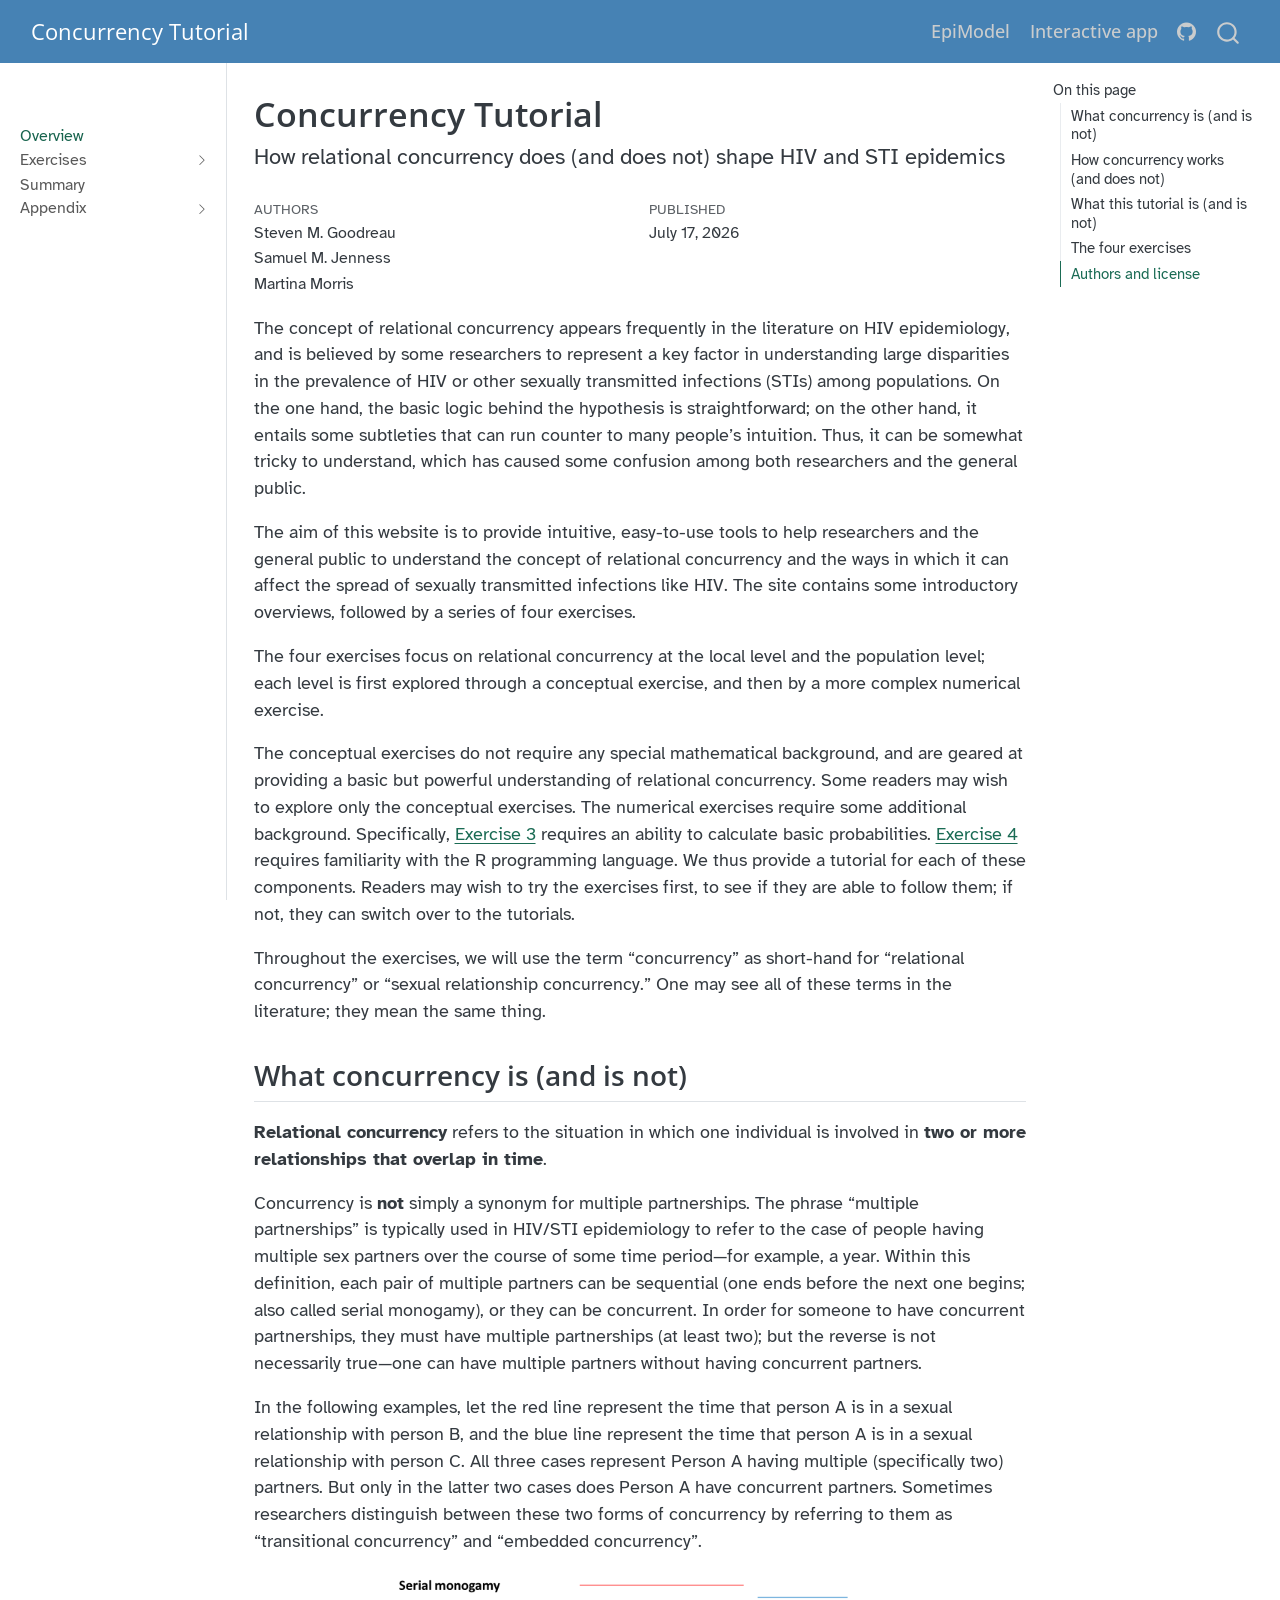
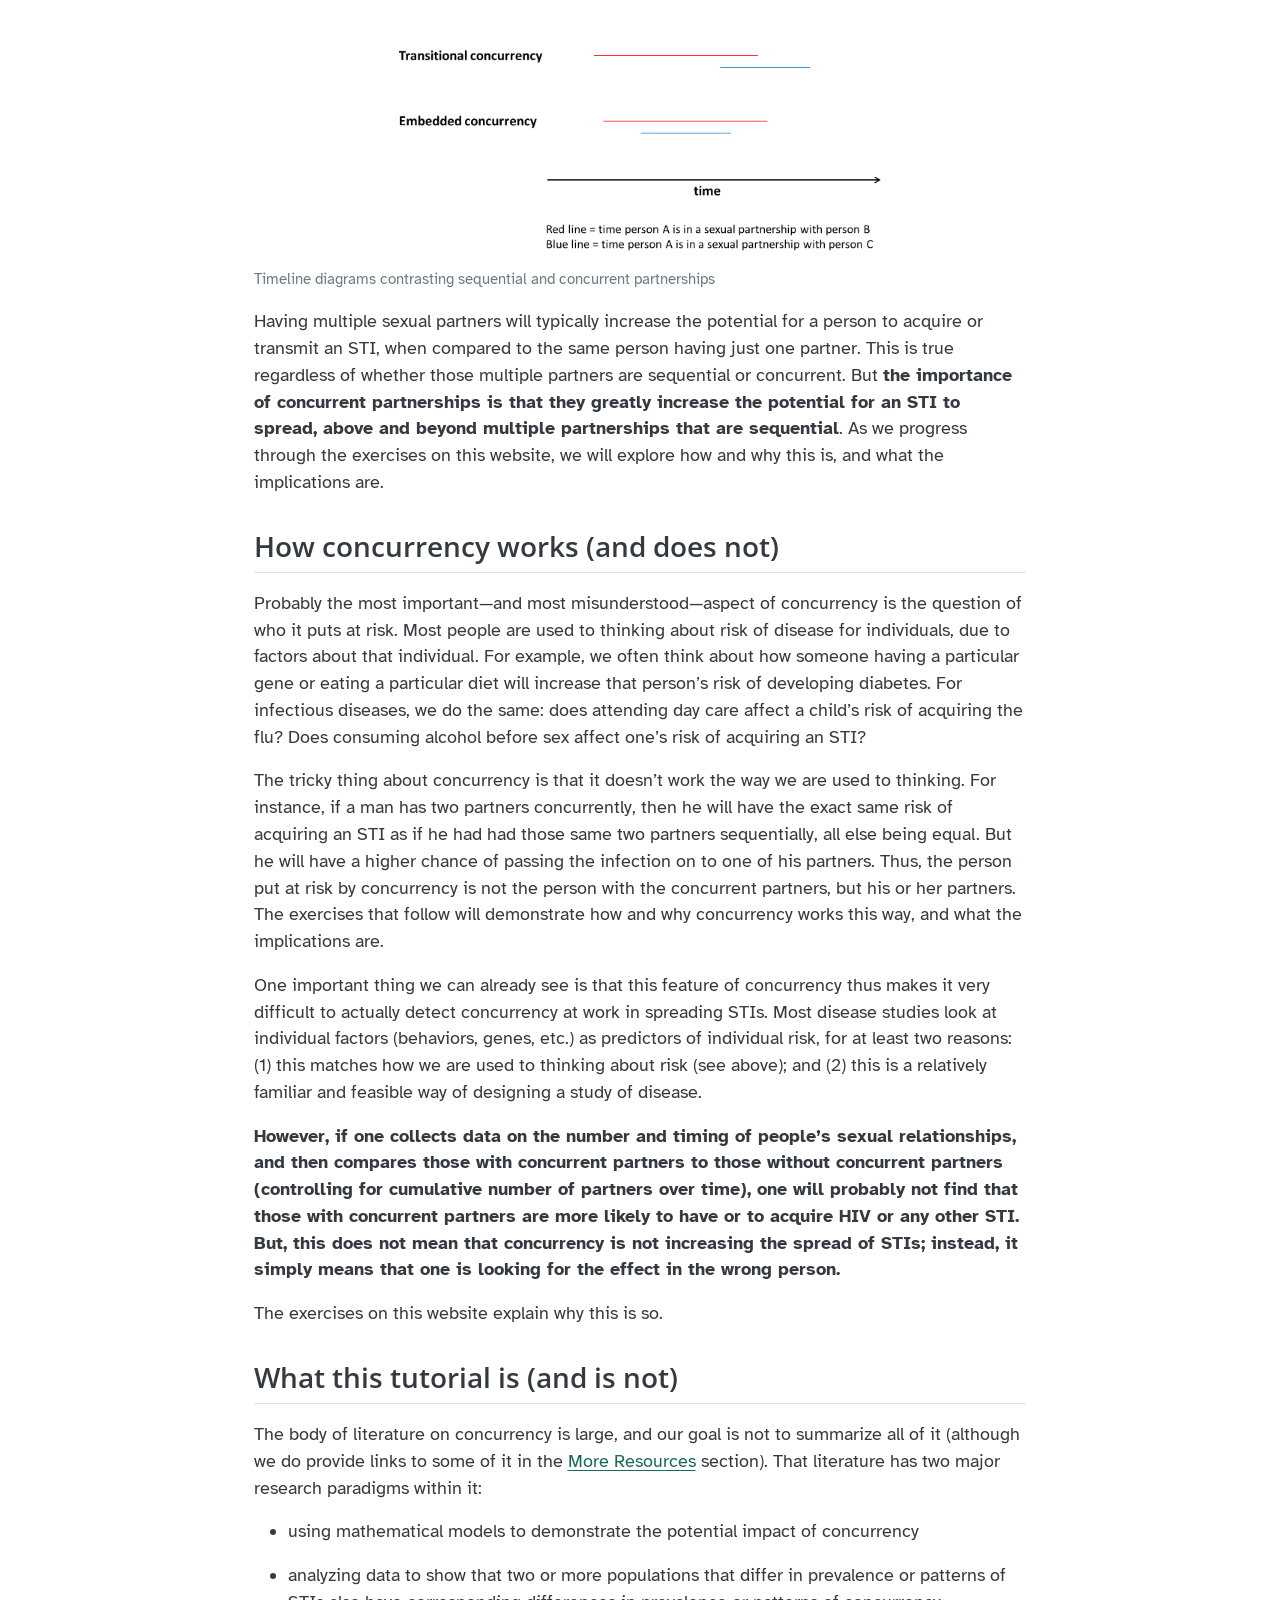
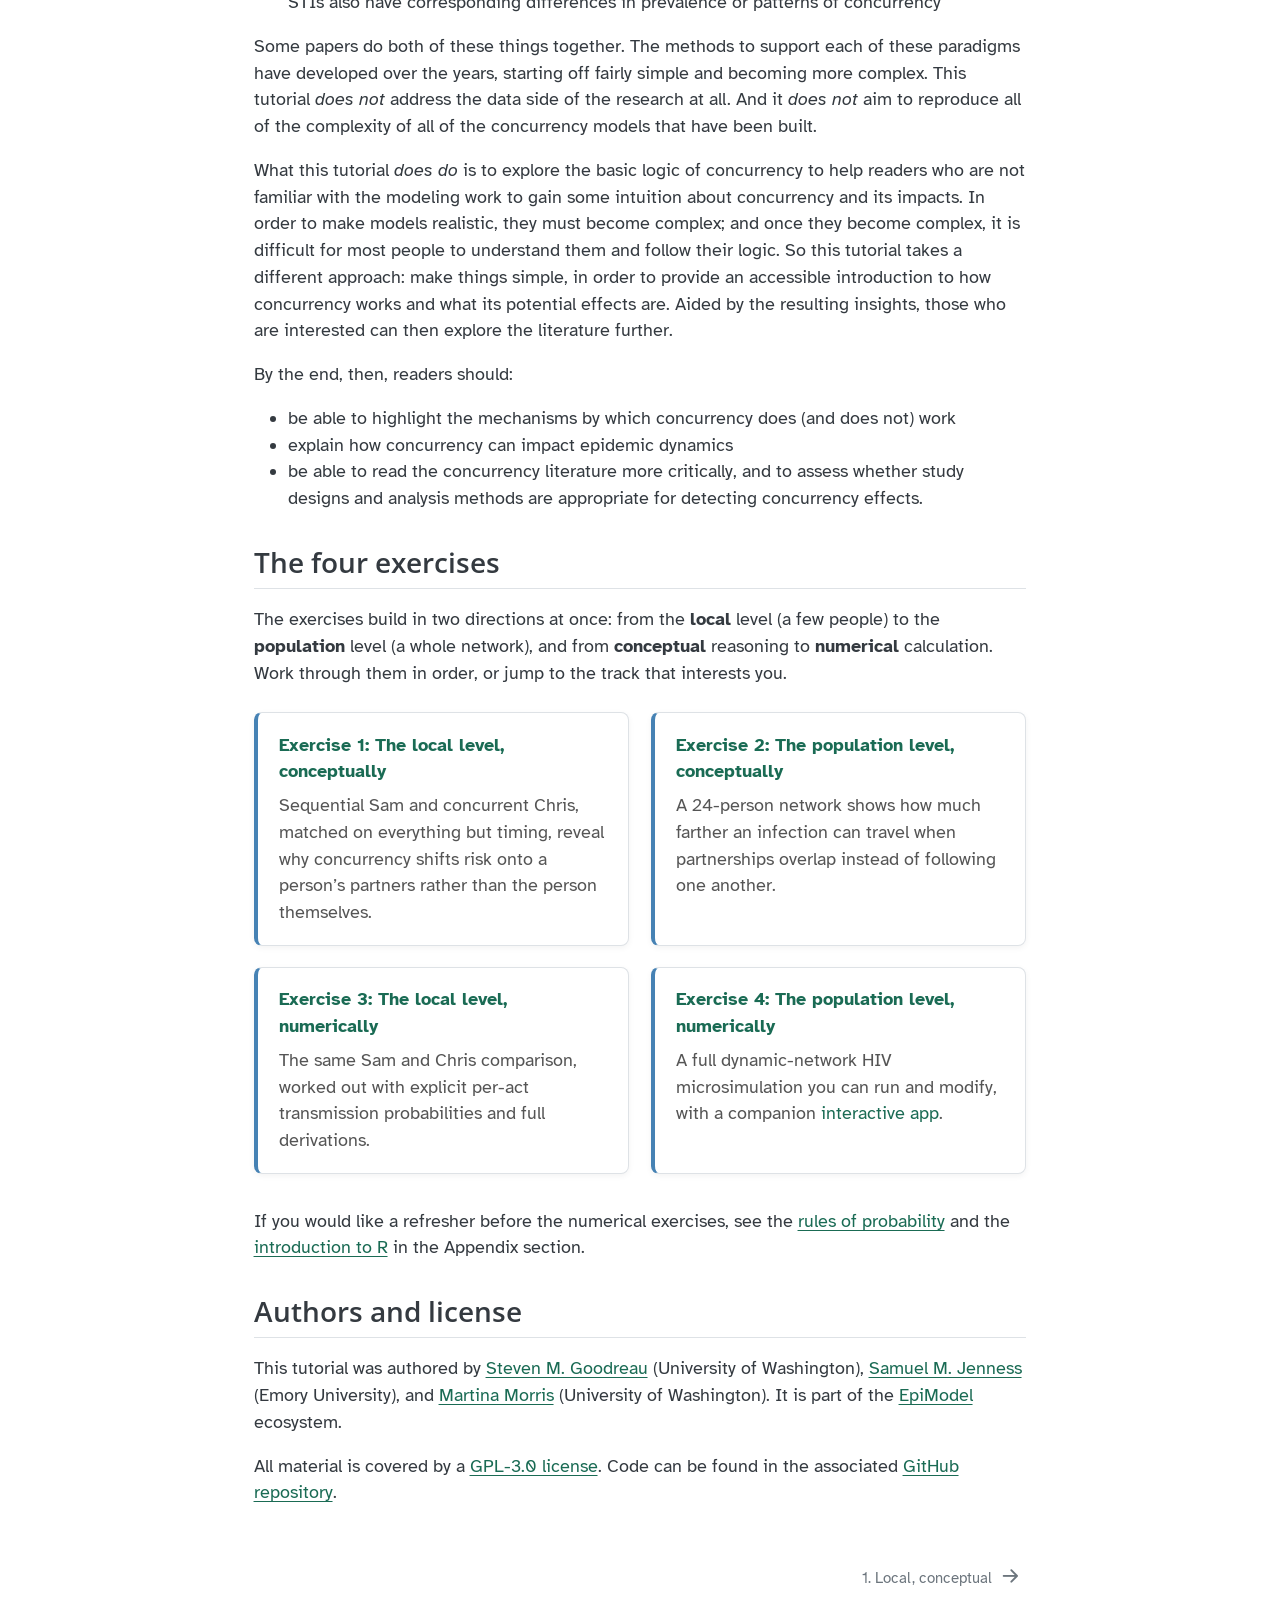
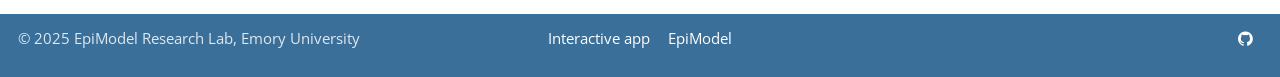
<file: index.html>
<!DOCTYPE html>
<html xmlns="http://www.w3.org/1999/xhtml" lang="en" xml:lang="en"><head>

<meta charset="utf-8">
<meta name="generator" content="quarto-1.9.38">

<meta name="viewport" content="width=device-width, initial-scale=1.0, user-scalable=yes">

<meta name="author" content="Steven M. Goodreau">
<meta name="author" content="Samuel M. Jenness">
<meta name="author" content="Martina Morris">
<meta name="dcterms.date" content="2026-07-17">

<title>Concurrency Tutorial</title>
<style>
/* Default styles provided by pandoc.
** See https://pandoc.org/MANUAL.html#variables-for-html for config info.
*/
code{white-space: pre-wrap;}
span.smallcaps{font-variant: small-caps;}
div.columns{display: flex; gap: min(4vw, 1.5em);}
div.column{flex: auto; overflow-x: auto;}
div.hanging-indent{margin-left: 1.5em; text-indent: -1.5em;}
ul.task-list{list-style: none;}
ul.task-list li input[type="checkbox"] {
  width: 0.8em;
  margin: 0 0.8em 0.2em -1em; /* quarto-specific, see https://github.com/quarto-dev/quarto-cli/issues/4556 */ 
  vertical-align: middle;
}
</style>


<script src="site_libs/quarto-nav/quarto-nav.js"></script>
<script src="site_libs/clipboard/clipboard.min.js"></script>
<script src="site_libs/quarto-search/autocomplete.umd.js"></script>
<script src="site_libs/quarto-search/fuse.min.js"></script>
<script src="site_libs/quarto-search/quarto-search.js"></script>
<meta name="quarto:offset" content="./">
<link href="./ex1-local-conceptual.html" rel="next">
<script src="site_libs/quarto-html/quarto.js" type="module"></script>
<script src="site_libs/quarto-html/tabsets/tabsets.js" type="module"></script>
<script src="site_libs/quarto-html/popper.min.js"></script>
<script src="site_libs/quarto-html/tippy.umd.min.js"></script>
<script src="site_libs/quarto-html/anchor.min.js"></script>
<link href="site_libs/quarto-html/tippy.css" rel="stylesheet">
<link href="site_libs/quarto-html/quarto-syntax-highlighting-15634bcf2e68342d4ad2dfa704d543f6.css" rel="stylesheet" id="quarto-text-highlighting-styles">
<script src="site_libs/bootstrap/bootstrap.min.js"></script>
<link href="site_libs/bootstrap/bootstrap-icons.css" rel="stylesheet">
<link href="site_libs/bootstrap/bootstrap-df8a5dc4faa71e219bc521d2954a8932.min.css" rel="stylesheet" append-hash="true" id="quarto-bootstrap" data-mode="light">
<script id="quarto-search-options" type="application/json">{
  "location": "navbar",
  "copy-button": false,
  "collapse-after": 3,
  "panel-placement": "end",
  "type": "overlay",
  "limit": 50,
  "keyboard-shortcut": [
    "f",
    "/",
    "s"
  ],
  "show-item-context": false,
  "language": {
    "search-no-results-text": "No results",
    "search-matching-documents-text": "matching documents",
    "search-copy-link-title": "Copy link to search",
    "search-hide-matches-text": "Hide additional matches",
    "search-more-match-text": "more match in this document",
    "search-more-matches-text": "more matches in this document",
    "search-clear-button-title": "Clear",
    "search-text-placeholder": "",
    "search-detached-cancel-button-title": "Cancel",
    "search-submit-button-title": "Submit",
    "search-label": "Search"
  }
}</script>


<link rel="stylesheet" href="styles.css">
</head>

<body class="nav-sidebar docked nav-fixed quarto-light">

<div id="quarto-search-results"></div>
  <header id="quarto-header" class="headroom fixed-top">
    <nav class="navbar navbar-expand-lg " data-bs-theme="dark">
      <div class="navbar-container container-fluid">
      <div class="navbar-brand-container mx-auto">
    <a class="navbar-brand" href="./index.html">
    <span class="navbar-title">Concurrency Tutorial</span>
    </a>
  </div>
            <div id="quarto-search" class="" title="Search"></div>
          <button class="navbar-toggler" type="button" data-bs-toggle="collapse" data-bs-target="#navbarCollapse" aria-controls="navbarCollapse" role="menu" aria-expanded="false" aria-label="Toggle navigation" onclick="if (window.quartoToggleHeadroom) { window.quartoToggleHeadroom(); }">
  <span class="navbar-toggler-icon"></span>
</button>
          <div class="collapse navbar-collapse" id="navbarCollapse">
            <ul class="navbar-nav navbar-nav-scroll ms-auto">
  <li class="nav-item">
    <a class="nav-link" href="https://www.epimodel.org"> 
<span class="menu-text">EpiModel</span></a>
  </li>  
  <li class="nav-item">
    <a class="nav-link" href="https://epimodel.github.io/concurrency.sim"> 
<span class="menu-text">Interactive app</span></a>
  </li>  
  <li class="nav-item compact">
    <a class="nav-link" href="https://github.com/EpiModel/ConcurrencyTutorial"> <i class="bi bi-github" role="img" aria-label="GitHub">
</i> 
<span class="menu-text"></span></a>
  </li>  
</ul>
          </div> <!-- /navcollapse -->
            <div class="quarto-navbar-tools">
</div>
      </div> <!-- /container-fluid -->
    </nav>
  <nav class="quarto-secondary-nav">
    <div class="container-fluid d-flex">
      <button type="button" class="quarto-btn-toggle btn" data-bs-toggle="collapse" role="button" data-bs-target=".quarto-sidebar-collapse-item" aria-controls="quarto-sidebar" aria-expanded="false" aria-label="Toggle sidebar navigation" onclick="if (window.quartoToggleHeadroom) { window.quartoToggleHeadroom(); }">
        <i class="bi bi-layout-text-sidebar-reverse"></i>
      </button>
        <nav class="quarto-page-breadcrumbs" aria-label="breadcrumb"><ol class="breadcrumb"><li class="breadcrumb-item"><a href="./index.html">Overview</a></li></ol></nav>
        <a class="flex-grow-1" role="navigation" data-bs-toggle="collapse" data-bs-target=".quarto-sidebar-collapse-item" aria-controls="quarto-sidebar" aria-expanded="false" aria-label="Toggle sidebar navigation" onclick="if (window.quartoToggleHeadroom) { window.quartoToggleHeadroom(); }">      
        </a>
      <button type="button" class="btn quarto-search-button" aria-label="Search" onclick="window.quartoOpenSearch();">
        <i class="bi bi-search"></i>
      </button>
    </div>
  </nav>
</header>
<!-- content -->
<div id="quarto-content" class="quarto-container page-columns page-rows-contents page-layout-article page-navbar">
<!-- sidebar -->
  <nav id="quarto-sidebar" class="sidebar collapse collapse-horizontal quarto-sidebar-collapse-item sidebar-navigation docked overflow-auto">
        <div class="mt-2 flex-shrink-0 align-items-center">
        <div class="sidebar-search">
        <div id="quarto-search" class="" title="Search"></div>
        </div>
        </div>
    <div class="sidebar-menu-container"> 
    <ul class="list-unstyled mt-1">
        <li class="sidebar-item">
  <div class="sidebar-item-container"> 
  <a href="./index.html" class="sidebar-item-text sidebar-link active">
 <span class="menu-text">Overview</span></a>
  </div>
</li>
        <li class="sidebar-item sidebar-item-section">
      <div class="sidebar-item-container"> 
            <a class="sidebar-item-text sidebar-link text-start collapsed" data-bs-toggle="collapse" data-bs-target="#quarto-sidebar-section-1" role="navigation" aria-expanded="false">
 <span class="menu-text">Exercises</span></a>
          <a class="sidebar-item-toggle text-start collapsed" data-bs-toggle="collapse" data-bs-target="#quarto-sidebar-section-1" role="navigation" aria-expanded="false" aria-label="Toggle section">
            <i class="bi bi-chevron-right ms-2"></i>
          </a> 
      </div>
      <ul id="quarto-sidebar-section-1" class="collapse list-unstyled sidebar-section depth1 ">  
          <li class="sidebar-item">
  <div class="sidebar-item-container"> 
  <a href="./ex1-local-conceptual.html" class="sidebar-item-text sidebar-link">
 <span class="menu-text">1. Local, conceptual</span></a>
  </div>
</li>
          <li class="sidebar-item">
  <div class="sidebar-item-container"> 
  <a href="./ex2-pop-conceptual.html" class="sidebar-item-text sidebar-link">
 <span class="menu-text">2. Population, conceptual</span></a>
  </div>
</li>
          <li class="sidebar-item">
  <div class="sidebar-item-container"> 
  <a href="./ex3-local-numerical.html" class="sidebar-item-text sidebar-link">
 <span class="menu-text">3. Local, numerical</span></a>
  </div>
</li>
          <li class="sidebar-item">
  <div class="sidebar-item-container"> 
  <a href="./ex4-pop-numerical.html" class="sidebar-item-text sidebar-link">
 <span class="menu-text">4. Population, numerical</span></a>
  </div>
</li>
      </ul>
  </li>
        <li class="sidebar-item">
  <div class="sidebar-item-container"> 
  <a href="./summary.html" class="sidebar-item-text sidebar-link">
 <span class="menu-text">Summary</span></a>
  </div>
</li>
        <li class="sidebar-item sidebar-item-section">
      <div class="sidebar-item-container"> 
            <a class="sidebar-item-text sidebar-link text-start collapsed" data-bs-toggle="collapse" data-bs-target="#quarto-sidebar-section-2" role="navigation" aria-expanded="false">
 <span class="menu-text">Appendix</span></a>
          <a class="sidebar-item-toggle text-start collapsed" data-bs-toggle="collapse" data-bs-target="#quarto-sidebar-section-2" role="navigation" aria-expanded="false" aria-label="Toggle section">
            <i class="bi bi-chevron-right ms-2"></i>
          </a> 
      </div>
      <ul id="quarto-sidebar-section-2" class="collapse list-unstyled sidebar-section depth1 ">  
          <li class="sidebar-item">
  <div class="sidebar-item-container"> 
  <a href="./prob-tutorial.html" class="sidebar-item-text sidebar-link">
 <span class="menu-text">Rules of probability</span></a>
  </div>
</li>
          <li class="sidebar-item">
  <div class="sidebar-item-container"> 
  <a href="./r-tutorial.html" class="sidebar-item-text sidebar-link">
 <span class="menu-text">Introduction to R</span></a>
  </div>
</li>
          <li class="sidebar-item">
  <div class="sidebar-item-container"> 
  <a href="./resources.html" class="sidebar-item-text sidebar-link">
 <span class="menu-text">More resources</span></a>
  </div>
</li>
      </ul>
  </li>
    </ul>
    </div>
</nav>
<div id="quarto-sidebar-glass" class="quarto-sidebar-collapse-item" data-bs-toggle="collapse" data-bs-target=".quarto-sidebar-collapse-item"></div>
<!-- margin-sidebar -->
    <div id="quarto-margin-sidebar" class="sidebar margin-sidebar">
        <nav id="TOC" role="doc-toc" class="toc-active">
    <h2 id="toc-title">On this page</h2>
   
  <ul>
  <li><a href="#what-concurrency-is-and-is-not" id="toc-what-concurrency-is-and-is-not" class="nav-link active" data-scroll-target="#what-concurrency-is-and-is-not">What concurrency is (and is not)</a></li>
  <li><a href="#how-concurrency-works-and-does-not" id="toc-how-concurrency-works-and-does-not" class="nav-link" data-scroll-target="#how-concurrency-works-and-does-not">How concurrency works (and does not)</a></li>
  <li><a href="#what-this-tutorial-is-and-is-not" id="toc-what-this-tutorial-is-and-is-not" class="nav-link" data-scroll-target="#what-this-tutorial-is-and-is-not">What this tutorial is (and is not)</a></li>
  <li><a href="#the-four-exercises" id="toc-the-four-exercises" class="nav-link" data-scroll-target="#the-four-exercises">The four exercises</a></li>
  <li><a href="#authors-and-license" id="toc-authors-and-license" class="nav-link" data-scroll-target="#authors-and-license">Authors and license</a></li>
  </ul>
</nav>
    </div>
<!-- main -->
<main class="content" id="quarto-document-content">

<header id="title-block-header" class="quarto-title-block default">
<div class="quarto-title">
<h1 class="title">Concurrency Tutorial</h1>
<p class="subtitle lead">How relational concurrency does (and does not) shape HIV and STI epidemics</p>
</div>



<div class="quarto-title-meta">

    <div>
    <div class="quarto-title-meta-heading">Authors</div>
    <div class="quarto-title-meta-contents">
             <p>Steven M. Goodreau </p>
             <p>Samuel M. Jenness </p>
             <p>Martina Morris </p>
          </div>
  </div>
    
    <div>
    <div class="quarto-title-meta-heading">Published</div>
    <div class="quarto-title-meta-contents">
      <p class="date">July 17, 2026</p>
    </div>
  </div>
  
    
  </div>
  


</header>


<p>The concept of relational concurrency appears frequently in the literature on HIV epidemiology, and is believed by some researchers to represent a key factor in understanding large disparities in the prevalence of HIV or other sexually transmitted infections (STIs) among populations. On the one hand, the basic logic behind the hypothesis is straightforward; on the other hand, it entails some subtleties that can run counter to many people’s intuition. Thus, it can be somewhat tricky to understand, which has caused some confusion among both researchers and the general public.</p>
<p>The aim of this website is to provide intuitive, easy-to-use tools to help researchers and the general public to understand the concept of relational concurrency and the ways in which it can affect the spread of sexually transmitted infections like HIV. The site contains some introductory overviews, followed by a series of four exercises.</p>
<p>The four exercises focus on relational concurrency at the local level and the population level; each level is first explored through a conceptual exercise, and then by a more complex numerical exercise.</p>
<p>The conceptual exercises do not require any special mathematical background, and are geared at providing a basic but powerful understanding of relational concurrency. Some readers may wish to explore only the conceptual exercises. The numerical exercises require some additional background. Specifically, <a href="./ex3-local-numerical.html">Exercise 3</a> requires an ability to calculate basic probabilities. <a href="./ex4-pop-numerical.html">Exercise 4</a> requires familiarity with the R programming language. We thus provide a tutorial for each of these components. Readers may wish to try the exercises first, to see if they are able to follow them; if not, they can switch over to the tutorials.</p>
<p>Throughout the exercises, we will use the term “concurrency” as short-hand for “relational concurrency” or “sexual relationship concurrency.” One may see all of these terms in the literature; they mean the same thing.</p>
<section id="what-concurrency-is-and-is-not" class="level2">
<h2 class="anchored" data-anchor-id="what-concurrency-is-and-is-not">What concurrency is (and is not)</h2>
<p><strong>Relational concurrency</strong> refers to the situation in which one individual is involved in <strong>two or more relationships that overlap in time</strong>.</p>
<p>Concurrency is <strong>not</strong> simply a synonym for multiple partnerships. The phrase “multiple partnerships” is typically used in HIV/STI epidemiology to refer to the case of people having multiple sex partners over the course of some time period—for example, a year. Within this definition, each pair of multiple partners can be sequential (one ends before the next one begins; also called serial monogamy), or they can be concurrent. In order for someone to have concurrent partnerships, they must have multiple partnerships (at least two); but the reverse is not necessarily true—one can have multiple partners without having concurrent partners.</p>
<p>In the following examples, let the red line represent the time that person A is in a sexual relationship with person B, and the blue line represent the time that person A is in a sexual relationship with person C. All three cases represent Person A having multiple (specifically two) partners. But only in the latter two cases does Person A have concurrent partners. Sometimes researchers distinguish between these two forms of concurrency by referring to them as “transitional concurrency” and “embedded concurrency”.</p>
<div class="quarto-figure quarto-figure-center">
<figure class="figure">
<p><img src="ConcurrencyTutorialFiles/concurrency.png" class="img-fluid figure-img" width="500"></p>
<figcaption>Timeline diagrams contrasting sequential and concurrent partnerships</figcaption>
</figure>
</div>
<p>Having multiple sexual partners will typically increase the potential for a person to acquire or transmit an STI, when compared to the same person having just one partner. This is true regardless of whether those multiple partners are sequential or concurrent. But <strong>the importance of concurrent partnerships is that they greatly increase the potential for an STI to spread, above and beyond multiple partnerships that are sequential</strong>. As we progress through the exercises on this website, we will explore how and why this is, and what the implications are.</p>
</section>
<section id="how-concurrency-works-and-does-not" class="level2">
<h2 class="anchored" data-anchor-id="how-concurrency-works-and-does-not">How concurrency works (and does not)</h2>
<p>Probably the most important—and most misunderstood—aspect of concurrency is the question of who it puts at risk. Most people are used to thinking about risk of disease for individuals, due to factors about that individual. For example, we often think about how someone having a particular gene or eating a particular diet will increase that person’s risk of developing diabetes. For infectious diseases, we do the same: does attending day care affect a child’s risk of acquiring the flu? Does consuming alcohol before sex affect one’s risk of acquiring an STI?</p>
<p>The tricky thing about concurrency is that it doesn’t work the way we are used to thinking. For instance, if a man has two partners concurrently, then he will have the exact same risk of acquiring an STI as if he had had those same two partners sequentially, all else being equal. But he will have a higher chance of passing the infection on to one of his partners. Thus, the person put at risk by concurrency is not the person with the concurrent partners, but his or her partners. The exercises that follow will demonstrate how and why concurrency works this way, and what the implications are.</p>
<p>One important thing we can already see is that this feature of concurrency thus makes it very difficult to actually detect concurrency at work in spreading STIs. Most disease studies look at individual factors (behaviors, genes, etc.) as predictors of individual risk, for at least two reasons: (1) this matches how we are used to thinking about risk (see above); and (2) this is a relatively familiar and feasible way of designing a study of disease.</p>
<p><strong>However, if one collects data on the number and timing of people’s sexual relationships, and then compares those with concurrent partners to those without concurrent partners (controlling for cumulative number of partners over time), one will probably not find that those with concurrent partners are more likely to have or to acquire HIV or any other STI. But, this does not mean that concurrency is not increasing the spread of STIs; instead, it simply means that one is looking for the effect in the wrong person.</strong></p>
<p>The exercises on this website explain why this is so.</p>
</section>
<section id="what-this-tutorial-is-and-is-not" class="level2">
<h2 class="anchored" data-anchor-id="what-this-tutorial-is-and-is-not">What this tutorial is (and is not)</h2>
<p>The body of literature on concurrency is large, and our goal is not to summarize all of it (although we do provide links to some of it in the <a href="./resources.html">More Resources</a> section). That literature has two major research paradigms within it:</p>
<ul>
<li><p>using mathematical models to demonstrate the potential impact of concurrency</p></li>
<li><p>analyzing data to show that two or more populations that differ in prevalence or patterns of STIs also have corresponding differences in prevalence or patterns of concurrency</p></li>
</ul>
<p>Some papers do both of these things together. The methods to support each of these paradigms have developed over the years, starting off fairly simple and becoming more complex. This tutorial <em>does not</em> address the data side of the research at all. And it <em>does not</em> aim to reproduce all of the complexity of all of the concurrency models that have been built.</p>
<p>What this tutorial <em>does do</em> is to explore the basic logic of concurrency to help readers who are not familiar with the modeling work to gain some intuition about concurrency and its impacts. In order to make models realistic, they must become complex; and once they become complex, it is difficult for most people to understand them and follow their logic. So this tutorial takes a different approach: make things simple, in order to provide an accessible introduction to how concurrency works and what its potential effects are. Aided by the resulting insights, those who are interested can then explore the literature further.</p>
<p>By the end, then, readers should:</p>
<ul>
<li>be able to highlight the mechanisms by which concurrency does (and does not) work</li>
<li>explain how concurrency can impact epidemic dynamics</li>
<li>be able to read the concurrency literature more critically, and to assess whether study designs and analysis methods are appropriate for detecting concurrency effects.</li>
</ul>
</section>
<section id="the-four-exercises" class="level2">
<h2 class="anchored" data-anchor-id="the-four-exercises">The four exercises</h2>
<p>The exercises build in two directions at once: from the <strong>local</strong> level (a few people) to the <strong>population</strong> level (a whole network), and from <strong>conceptual</strong> reasoning to <strong>numerical</strong> calculation. Work through them in order, or jump to the track that interests you.</p>
<div class="roadmap-grid">
<div class="roadmap-card">
<p><a href="./ex1-local-conceptual.html"><strong>Exercise 1: The local level, conceptually</strong></a></p>
<p>Sequential Sam and concurrent Chris, matched on everything but timing, reveal why concurrency shifts risk onto a person’s partners rather than the person themselves.</p>
</div>
<div class="roadmap-card">
<p><a href="./ex2-pop-conceptual.html"><strong>Exercise 2: The population level, conceptually</strong></a></p>
<p>A 24-person network shows how much farther an infection can travel when partnerships overlap instead of following one another.</p>
</div>
<div class="roadmap-card">
<p><a href="./ex3-local-numerical.html"><strong>Exercise 3: The local level, numerically</strong></a></p>
<p>The same Sam and Chris comparison, worked out with explicit per-act transmission probabilities and full derivations.</p>
</div>
<div class="roadmap-card">
<p><a href="./ex4-pop-numerical.html"><strong>Exercise 4: The population level, numerically</strong></a></p>
<p>A full dynamic-network HIV microsimulation you can run and modify, with a companion <a href="https://epimodel.github.io/concurrency.sim">interactive app</a>.</p>
</div>
</div>
<p>If you would like a refresher before the numerical exercises, see the <a href="./prob-tutorial.html">rules of probability</a> and the <a href="./r-tutorial.html">introduction to R</a> in the Appendix section.</p>
</section>
<section id="authors-and-license" class="level2">
<h2 class="anchored" data-anchor-id="authors-and-license">Authors and license</h2>
<p>This tutorial was authored by <a href="http://faculty.washington.edu/goodreau/">Steven M. Goodreau</a> (University of Washington), <a href="http://samueljenness.org/">Samuel M. Jenness</a> (Emory University), and <a href="http://faculty.washington.edu/morrism">Martina Morris</a> (University of Washington). It is part of the <a href="https://www.epimodel.org/">EpiModel</a> ecosystem.</p>
<p>All material is covered by a <a href="https://github.com/EpiModel/ConcurrencyTutorial?tab=GPL-3.0-1-ov-file">GPL-3.0 license</a>. Code can be found in the associated <a href="https://github.com/EpiModel/ConcurrencyTutorial">GitHub repository</a>.</p>


</section>

</main> <!-- /main -->
<script id="quarto-html-after-body" type="application/javascript">
  window.document.addEventListener("DOMContentLoaded", function (event) {
    const icon = "";
    const anchorJS = new window.AnchorJS();
    anchorJS.options = {
      placement: 'right',
      icon: icon
    };
    anchorJS.add('.anchored');
    const isCodeAnnotation = (el) => {
      for (const clz of el.classList) {
        if (clz.startsWith('code-annotation-')) {                     
          return true;
        }
      }
      return false;
    }
    const onCopySuccess = function(e) {
      // button target
      const button = e.trigger;
      // don't keep focus
      button.blur();
      // flash "checked"
      button.classList.add('code-copy-button-checked');
      var currentTitle = button.getAttribute("title");
      button.setAttribute("title", "Copied!");
      let tooltip;
      if (window.bootstrap) {
        button.setAttribute("data-bs-toggle", "tooltip");
        button.setAttribute("data-bs-placement", "left");
        button.setAttribute("data-bs-title", "Copied!");
        tooltip = new bootstrap.Tooltip(button, 
          { trigger: "manual", 
            customClass: "code-copy-button-tooltip",
            offset: [0, -8]});
        tooltip.show();    
      }
      setTimeout(function() {
        if (tooltip) {
          tooltip.hide();
          button.removeAttribute("data-bs-title");
          button.removeAttribute("data-bs-toggle");
          button.removeAttribute("data-bs-placement");
        }
        button.setAttribute("title", currentTitle);
        button.classList.remove('code-copy-button-checked');
      }, 1000);
      // clear code selection
      e.clearSelection();
    }
    const getTextToCopy = function(trigger) {
      const outerScaffold = trigger.parentElement.cloneNode(true);
      const codeEl = outerScaffold.querySelector('code');
      for (const childEl of codeEl.children) {
        if (isCodeAnnotation(childEl)) {
          childEl.remove();
        }
      }
      return codeEl.innerText;
    }
    const clipboard = new window.ClipboardJS('.code-copy-button:not([data-in-quarto-modal])', {
      text: getTextToCopy
    });
    clipboard.on('success', onCopySuccess);
    if (window.document.getElementById('quarto-embedded-source-code-modal')) {
      const clipboardModal = new window.ClipboardJS('.code-copy-button[data-in-quarto-modal]', {
        text: getTextToCopy,
        container: window.document.getElementById('quarto-embedded-source-code-modal')
      });
      clipboardModal.on('success', onCopySuccess);
    }
      var localhostRegex = new RegExp(/^(?:http|https):\/\/localhost\:?[0-9]*\//);
      var mailtoRegex = new RegExp(/^mailto:/);
        var filterRegex = new RegExp("https:\/\/EpiModel\.github\.io\/ConcurrencyTutorial\/");
      var isInternal = (href) => {
          return filterRegex.test(href) || localhostRegex.test(href) || mailtoRegex.test(href);
      }
      // Inspect non-navigation links and adorn them if external
     var links = window.document.querySelectorAll('a[href]:not(.nav-link):not(.navbar-brand):not(.toc-action):not(.sidebar-link):not(.sidebar-item-toggle):not(.pagination-link):not(.no-external):not([aria-hidden]):not(.dropdown-item):not(.quarto-navigation-tool):not(.about-link)');
      for (var i=0; i<links.length; i++) {
        const link = links[i];
        if (!isInternal(link.href)) {
          // undo the damage that might have been done by quarto-nav.js in the case of
          // links that we want to consider external
          if (link.dataset.originalHref !== undefined) {
            link.href = link.dataset.originalHref;
          }
            // target, if specified
            link.setAttribute("target", "_blank");
            if (link.getAttribute("rel") === null) {
              link.setAttribute("rel", "noopener");
            }
        }
      }
    function tippyHover(el, contentFn, onTriggerFn, onUntriggerFn) {
      const config = {
        allowHTML: true,
        maxWidth: 500,
        delay: 100,
        arrow: false,
        appendTo: function(el) {
            return el.parentElement;
        },
        interactive: true,
        interactiveBorder: 10,
        theme: 'quarto',
        placement: 'bottom-start',
      };
      if (contentFn) {
        config.content = contentFn;
      }
      if (onTriggerFn) {
        config.onTrigger = onTriggerFn;
      }
      if (onUntriggerFn) {
        config.onUntrigger = onUntriggerFn;
      }
      window.tippy(el, config); 
    }
    const noterefs = window.document.querySelectorAll('a[role="doc-noteref"]');
    for (var i=0; i<noterefs.length; i++) {
      const ref = noterefs[i];
      tippyHover(ref, function() {
        // use id or data attribute instead here
        let href = ref.getAttribute('data-footnote-href') || ref.getAttribute('href');
        try { href = new URL(href).hash; } catch {}
        const id = href.replace(/^#\/?/, "");
        const note = window.document.getElementById(id);
        if (note) {
          return note.innerHTML;
        } else {
          return "";
        }
      });
    }
    const xrefs = window.document.querySelectorAll('a.quarto-xref');
    const processXRef = (id, note) => {
      // Strip column container classes
      const stripColumnClz = (el) => {
        el.classList.remove("page-full", "page-columns");
        if (el.children) {
          for (const child of el.children) {
            stripColumnClz(child);
          }
        }
      }
      stripColumnClz(note)
      if (id === null || id.startsWith('sec-')) {
        // Special case sections, only their first couple elements
        const container = document.createElement("div");
        if (note.children && note.children.length > 2) {
          container.appendChild(note.children[0].cloneNode(true));
          for (let i = 1; i < note.children.length; i++) {
            const child = note.children[i];
            if (child.tagName === "P" && child.innerText === "") {
              continue;
            } else {
              container.appendChild(child.cloneNode(true));
              break;
            }
          }
          if (window.Quarto?.typesetMath) {
            window.Quarto.typesetMath(container);
          }
          return container.innerHTML
        } else {
          if (window.Quarto?.typesetMath) {
            window.Quarto.typesetMath(note);
          }
          return note.innerHTML;
        }
      } else {
        // Remove any anchor links if they are present
        const anchorLink = note.querySelector('a.anchorjs-link');
        if (anchorLink) {
          anchorLink.remove();
        }
        if (window.Quarto?.typesetMath) {
          window.Quarto.typesetMath(note);
        }
        if (note.classList.contains("callout")) {
          return note.outerHTML;
        } else {
          return note.innerHTML;
        }
      }
    }
    for (var i=0; i<xrefs.length; i++) {
      const xref = xrefs[i];
      tippyHover(xref, undefined, function(instance) {
        instance.disable();
        let url = xref.getAttribute('href');
        let hash = undefined; 
        if (url.startsWith('#')) {
          hash = url;
        } else {
          try { hash = new URL(url).hash; } catch {}
        }
        if (hash) {
          const id = hash.replace(/^#\/?/, "");
          const note = window.document.getElementById(id);
          if (note !== null) {
            try {
              const html = processXRef(id, note.cloneNode(true));
              instance.setContent(html);
            } finally {
              instance.enable();
              instance.show();
            }
          } else {
            // See if we can fetch this
            fetch(url.split('#')[0])
            .then(res => res.text())
            .then(html => {
              const parser = new DOMParser();
              const htmlDoc = parser.parseFromString(html, "text/html");
              const note = htmlDoc.getElementById(id);
              if (note !== null) {
                const html = processXRef(id, note);
                instance.setContent(html);
              } 
            }).finally(() => {
              instance.enable();
              instance.show();
            });
          }
        } else {
          // See if we can fetch a full url (with no hash to target)
          // This is a special case and we should probably do some content thinning / targeting
          fetch(url)
          .then(res => res.text())
          .then(html => {
            const parser = new DOMParser();
            const htmlDoc = parser.parseFromString(html, "text/html");
            const note = htmlDoc.querySelector('main.content');
            if (note !== null) {
              // This should only happen for chapter cross references
              // (since there is no id in the URL)
              // remove the first header
              if (note.children.length > 0 && note.children[0].tagName === "HEADER") {
                note.children[0].remove();
              }
              const html = processXRef(null, note);
              instance.setContent(html);
            } 
          }).finally(() => {
            instance.enable();
            instance.show();
          });
        }
      }, function(instance) {
      });
    }
        let selectedAnnoteEl;
        const selectorForAnnotation = ( cell, annotation) => {
          let cellAttr = 'data-code-cell="' + cell + '"';
          let lineAttr = 'data-code-annotation="' +  annotation + '"';
          const selector = 'span[' + cellAttr + '][' + lineAttr + ']';
          return selector;
        }
        const selectCodeLines = (annoteEl) => {
          const doc = window.document;
          const targetCell = annoteEl.getAttribute("data-target-cell");
          const targetAnnotation = annoteEl.getAttribute("data-target-annotation");
          const annoteSpan = window.document.querySelector(selectorForAnnotation(targetCell, targetAnnotation));
          const lines = annoteSpan.getAttribute("data-code-lines").split(",");
          const lineIds = lines.map((line) => {
            return targetCell + "-" + line;
          })
          let top = null;
          let height = null;
          let parent = null;
          if (lineIds.length > 0) {
              //compute the position of the single el (top and bottom and make a div)
              const el = window.document.getElementById(lineIds[0]);
              top = el.offsetTop;
              height = el.offsetHeight;
              parent = el.parentElement.parentElement;
            if (lineIds.length > 1) {
              const lastEl = window.document.getElementById(lineIds[lineIds.length - 1]);
              const bottom = lastEl.offsetTop + lastEl.offsetHeight;
              height = bottom - top;
            }
            if (top !== null && height !== null && parent !== null) {
              // cook up a div (if necessary) and position it 
              let div = window.document.getElementById("code-annotation-line-highlight");
              if (div === null) {
                div = window.document.createElement("div");
                div.setAttribute("id", "code-annotation-line-highlight");
                div.style.position = 'absolute';
                parent.appendChild(div);
              }
              div.style.top = top - 2 + "px";
              div.style.height = height + 4 + "px";
              div.style.left = 0;
              let gutterDiv = window.document.getElementById("code-annotation-line-highlight-gutter");
              if (gutterDiv === null) {
                gutterDiv = window.document.createElement("div");
                gutterDiv.setAttribute("id", "code-annotation-line-highlight-gutter");
                gutterDiv.style.position = 'absolute';
                const codeCell = window.document.getElementById(targetCell);
                const gutter = codeCell.querySelector('.code-annotation-gutter');
                gutter.appendChild(gutterDiv);
              }
              gutterDiv.style.top = top - 2 + "px";
              gutterDiv.style.height = height + 4 + "px";
            }
            selectedAnnoteEl = annoteEl;
          }
        };
        const unselectCodeLines = () => {
          const elementsIds = ["code-annotation-line-highlight", "code-annotation-line-highlight-gutter"];
          elementsIds.forEach((elId) => {
            const div = window.document.getElementById(elId);
            if (div) {
              div.remove();
            }
          });
          selectedAnnoteEl = undefined;
        };
          // Handle positioning of the toggle
      window.addEventListener(
        "resize",
        throttle(() => {
          elRect = undefined;
          if (selectedAnnoteEl) {
            selectCodeLines(selectedAnnoteEl);
          }
        }, 10)
      );
      function throttle(fn, ms) {
      let throttle = false;
      let timer;
        return (...args) => {
          if(!throttle) { // first call gets through
              fn.apply(this, args);
              throttle = true;
          } else { // all the others get throttled
              if(timer) clearTimeout(timer); // cancel #2
              timer = setTimeout(() => {
                fn.apply(this, args);
                timer = throttle = false;
              }, ms);
          }
        };
      }
        // Attach click handler to the DT
        const annoteDls = window.document.querySelectorAll('dt[data-target-cell]');
        for (const annoteDlNode of annoteDls) {
          annoteDlNode.addEventListener('click', (event) => {
            const clickedEl = event.target;
            if (clickedEl !== selectedAnnoteEl) {
              unselectCodeLines();
              const activeEl = window.document.querySelector('dt[data-target-cell].code-annotation-active');
              if (activeEl) {
                activeEl.classList.remove('code-annotation-active');
              }
              selectCodeLines(clickedEl);
              clickedEl.classList.add('code-annotation-active');
            } else {
              // Unselect the line
              unselectCodeLines();
              clickedEl.classList.remove('code-annotation-active');
            }
          });
        }
    const findCites = (el) => {
      const parentEl = el.parentElement;
      if (parentEl) {
        const cites = parentEl.dataset.cites;
        if (cites) {
          return {
            el,
            cites: cites.split(' ')
          };
        } else {
          return findCites(el.parentElement)
        }
      } else {
        return undefined;
      }
    };
    var bibliorefs = window.document.querySelectorAll('a[role="doc-biblioref"]');
    for (var i=0; i<bibliorefs.length; i++) {
      const ref = bibliorefs[i];
      const citeInfo = findCites(ref);
      if (citeInfo) {
        tippyHover(citeInfo.el, function() {
          var popup = window.document.createElement('div');
          citeInfo.cites.forEach(function(cite) {
            var citeDiv = window.document.createElement('div');
            citeDiv.classList.add('hanging-indent');
            citeDiv.classList.add('csl-entry');
            var biblioDiv = window.document.getElementById('ref-' + cite);
            if (biblioDiv) {
              citeDiv.innerHTML = biblioDiv.innerHTML;
            }
            popup.appendChild(citeDiv);
          });
          return popup.innerHTML;
        });
      }
    }
  });
  </script>
<nav class="page-navigation">
  <div class="nav-page nav-page-previous">
  </div>
  <div class="nav-page nav-page-next">
      <a href="./ex1-local-conceptual.html" class="pagination-link" aria-label="1. Local, conceptual">
        <span class="nav-page-text">1. Local, conceptual</span> <i class="bi bi-arrow-right-short"></i>
      </a>
  </div>
</nav>
</div> <!-- /content -->
<footer class="footer">
  <div class="nav-footer">
    <div class="nav-footer-left">
      <ul class="footer-items list-unstyled">
    <li class="nav-item">
 © 2025 EpiModel Research Lab, Emory University
  </li>  
</ul>
    </div>   
    <div class="nav-footer-center">
      <ul class="footer-items list-unstyled">
    <li class="nav-item">
    <a class="nav-link" href="https://epimodel.github.io/concurrency.sim" target="_blank">
<p>Interactive app</p>
</a>
  </li>  
    <li class="nav-item">
    <a class="nav-link" href="https://www.epimodel.org" target="_blank">
<p>EpiModel</p>
</a>
  </li>  
</ul>
    </div>
    <div class="nav-footer-right">
      <ul class="footer-items list-unstyled">
    <li class="nav-item compact">
    <a class="nav-link" href="https://github.com/EpiModel/ConcurrencyTutorial" target="_blank">
      <i class="bi bi-github" role="img">
</i> 
    </a>
  </li>  
</ul>
    </div>
  </div>
</footer>




</body></html>
</file>
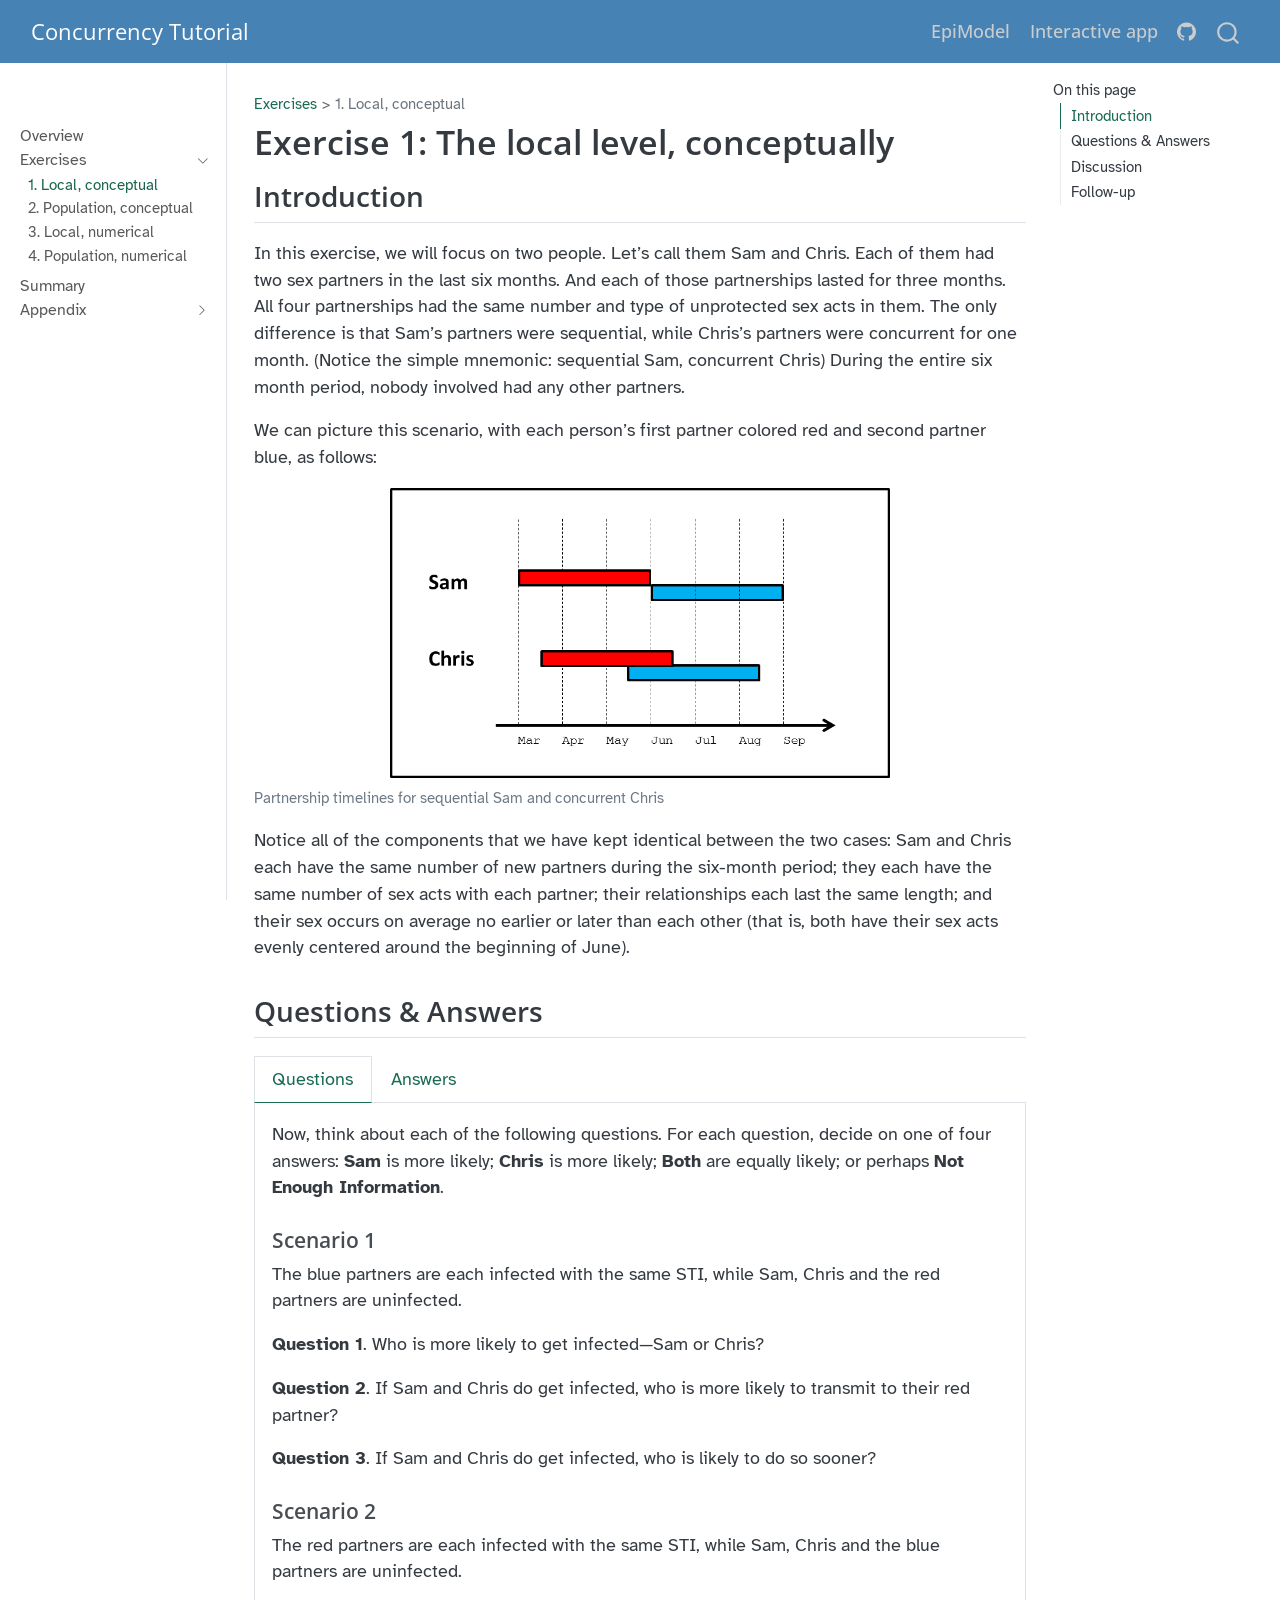
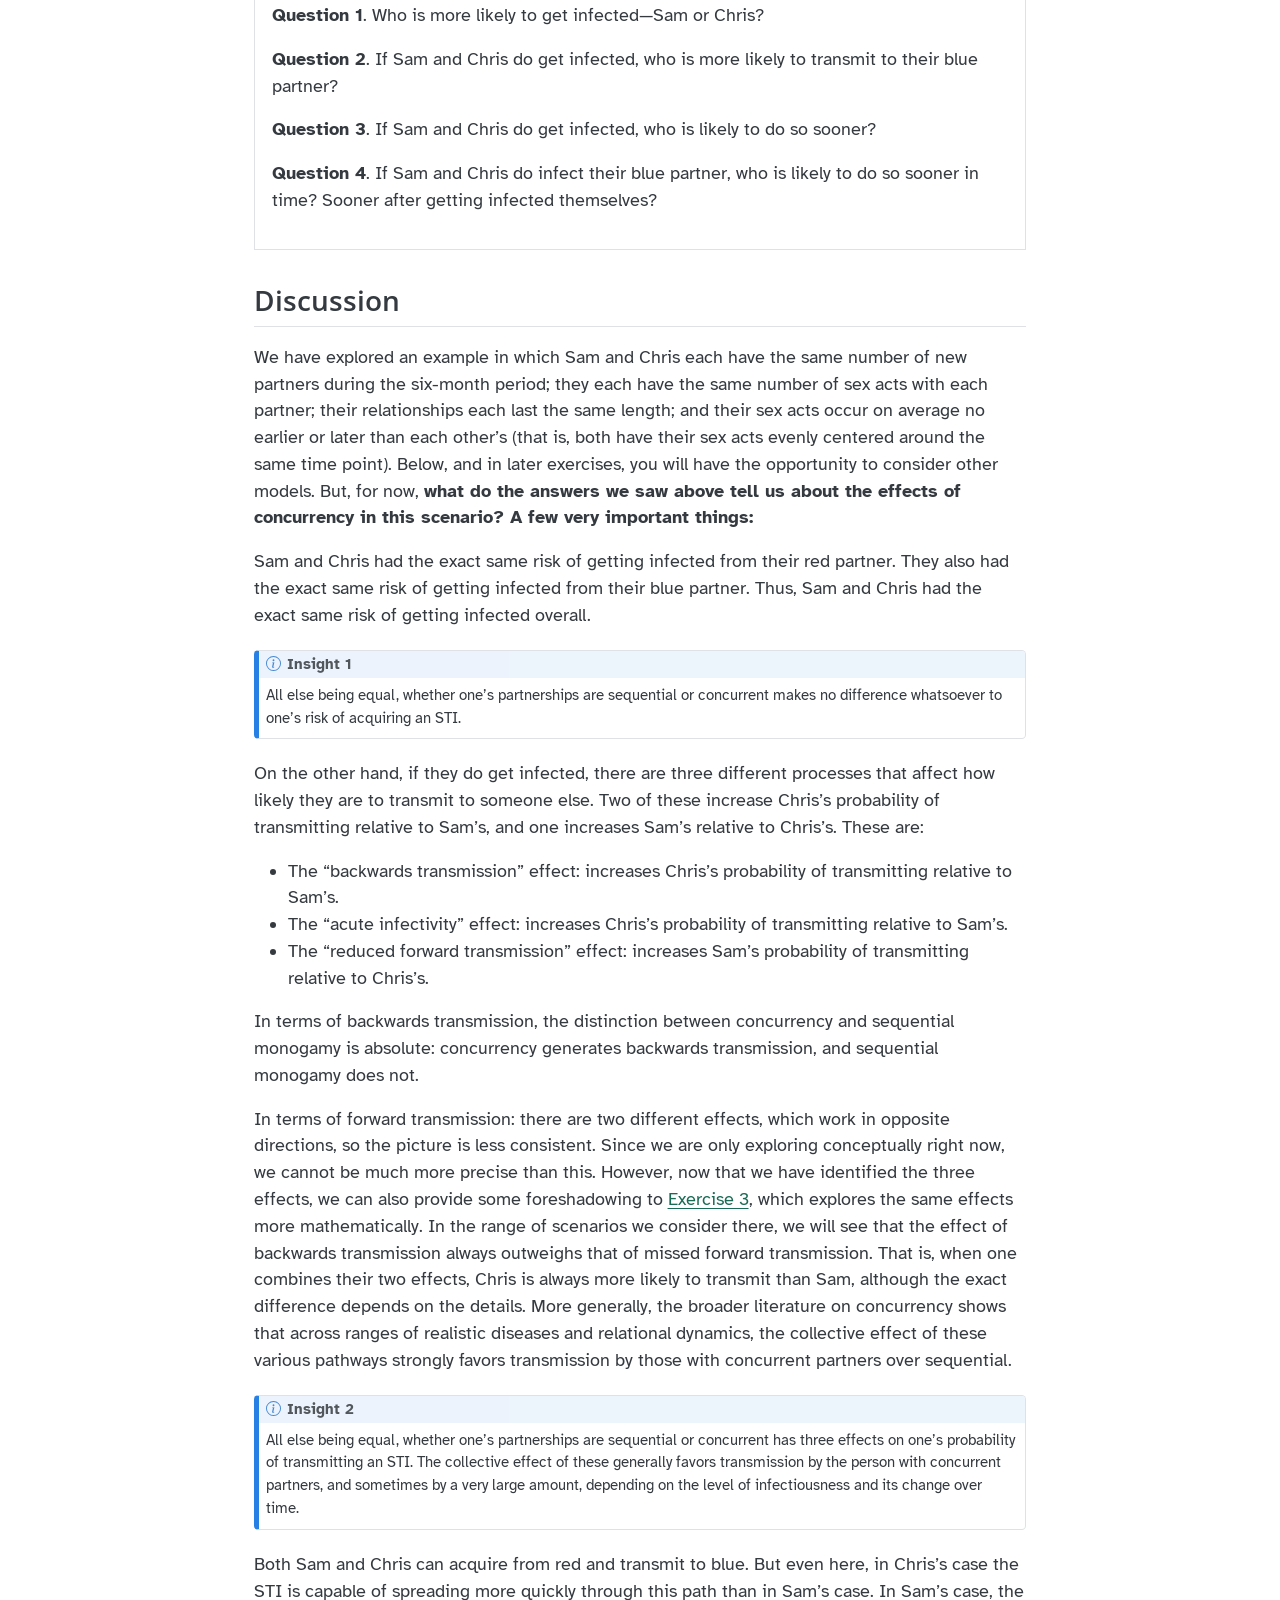
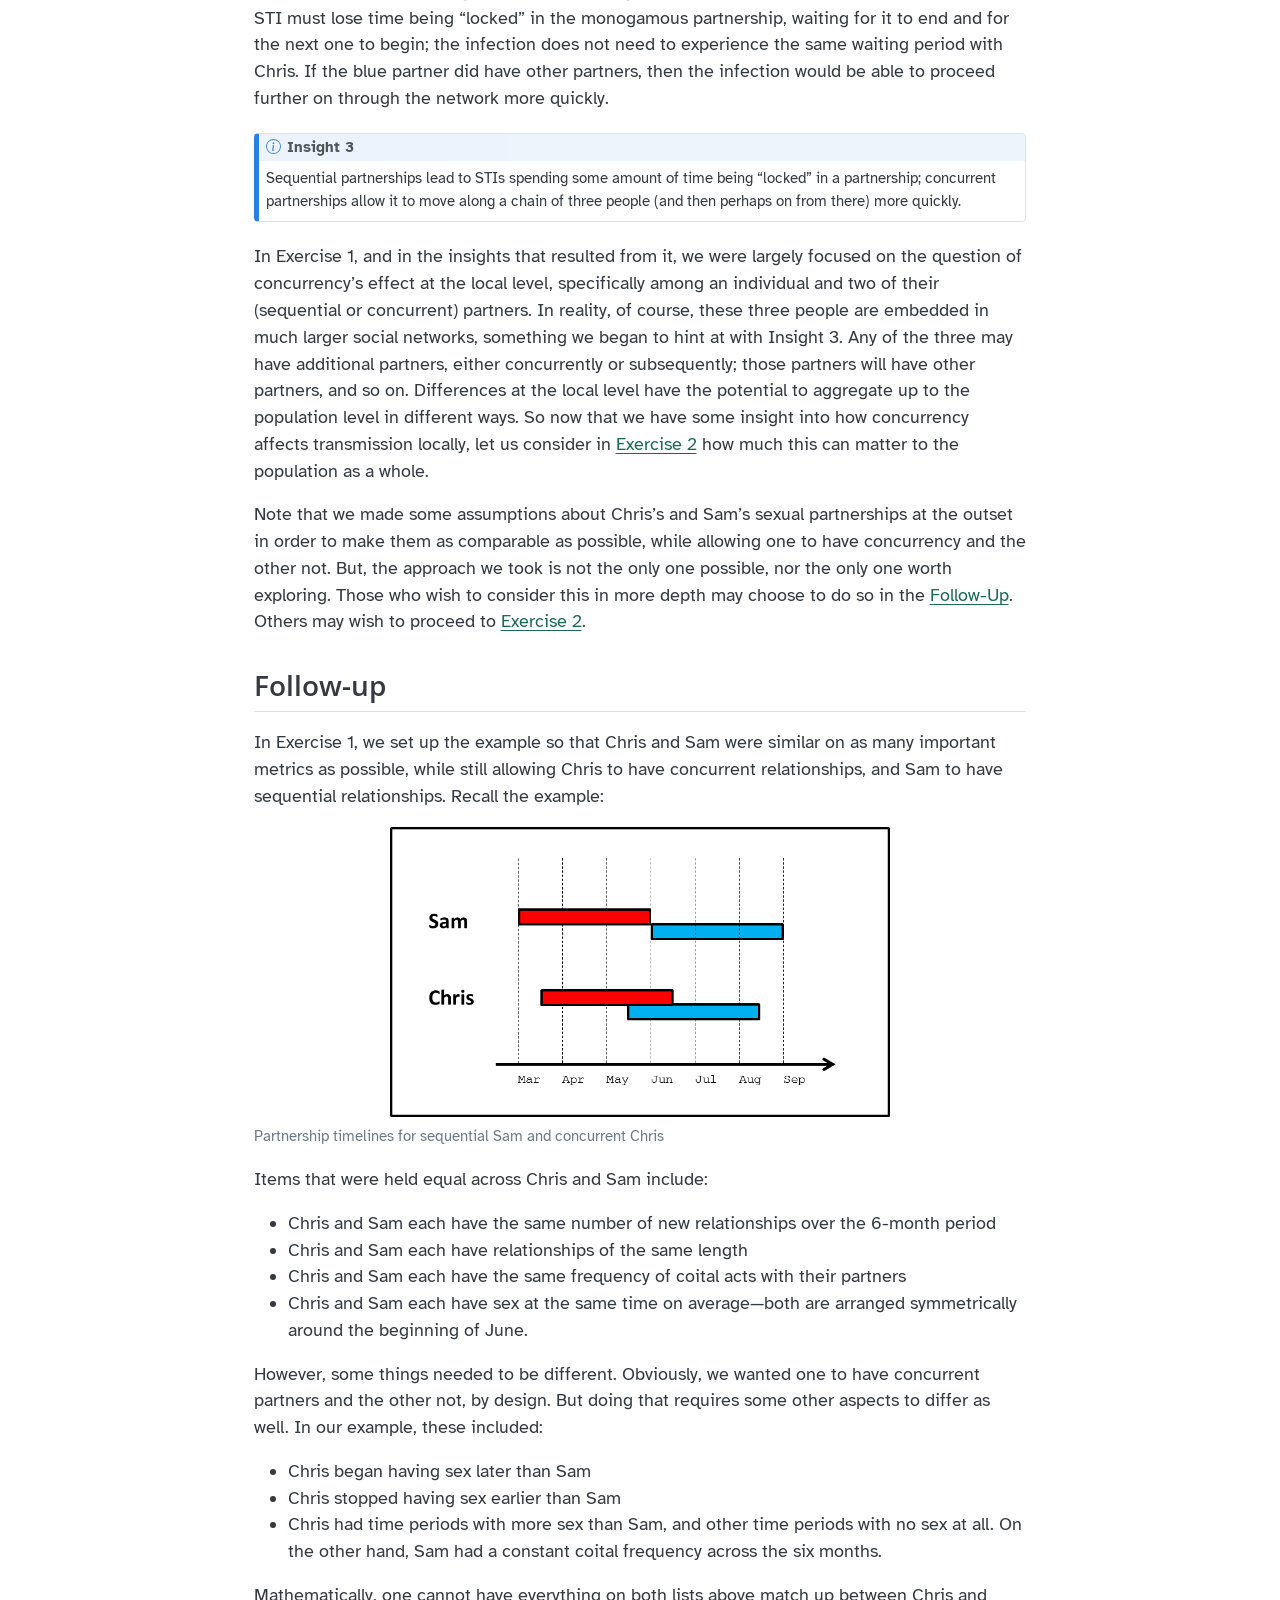
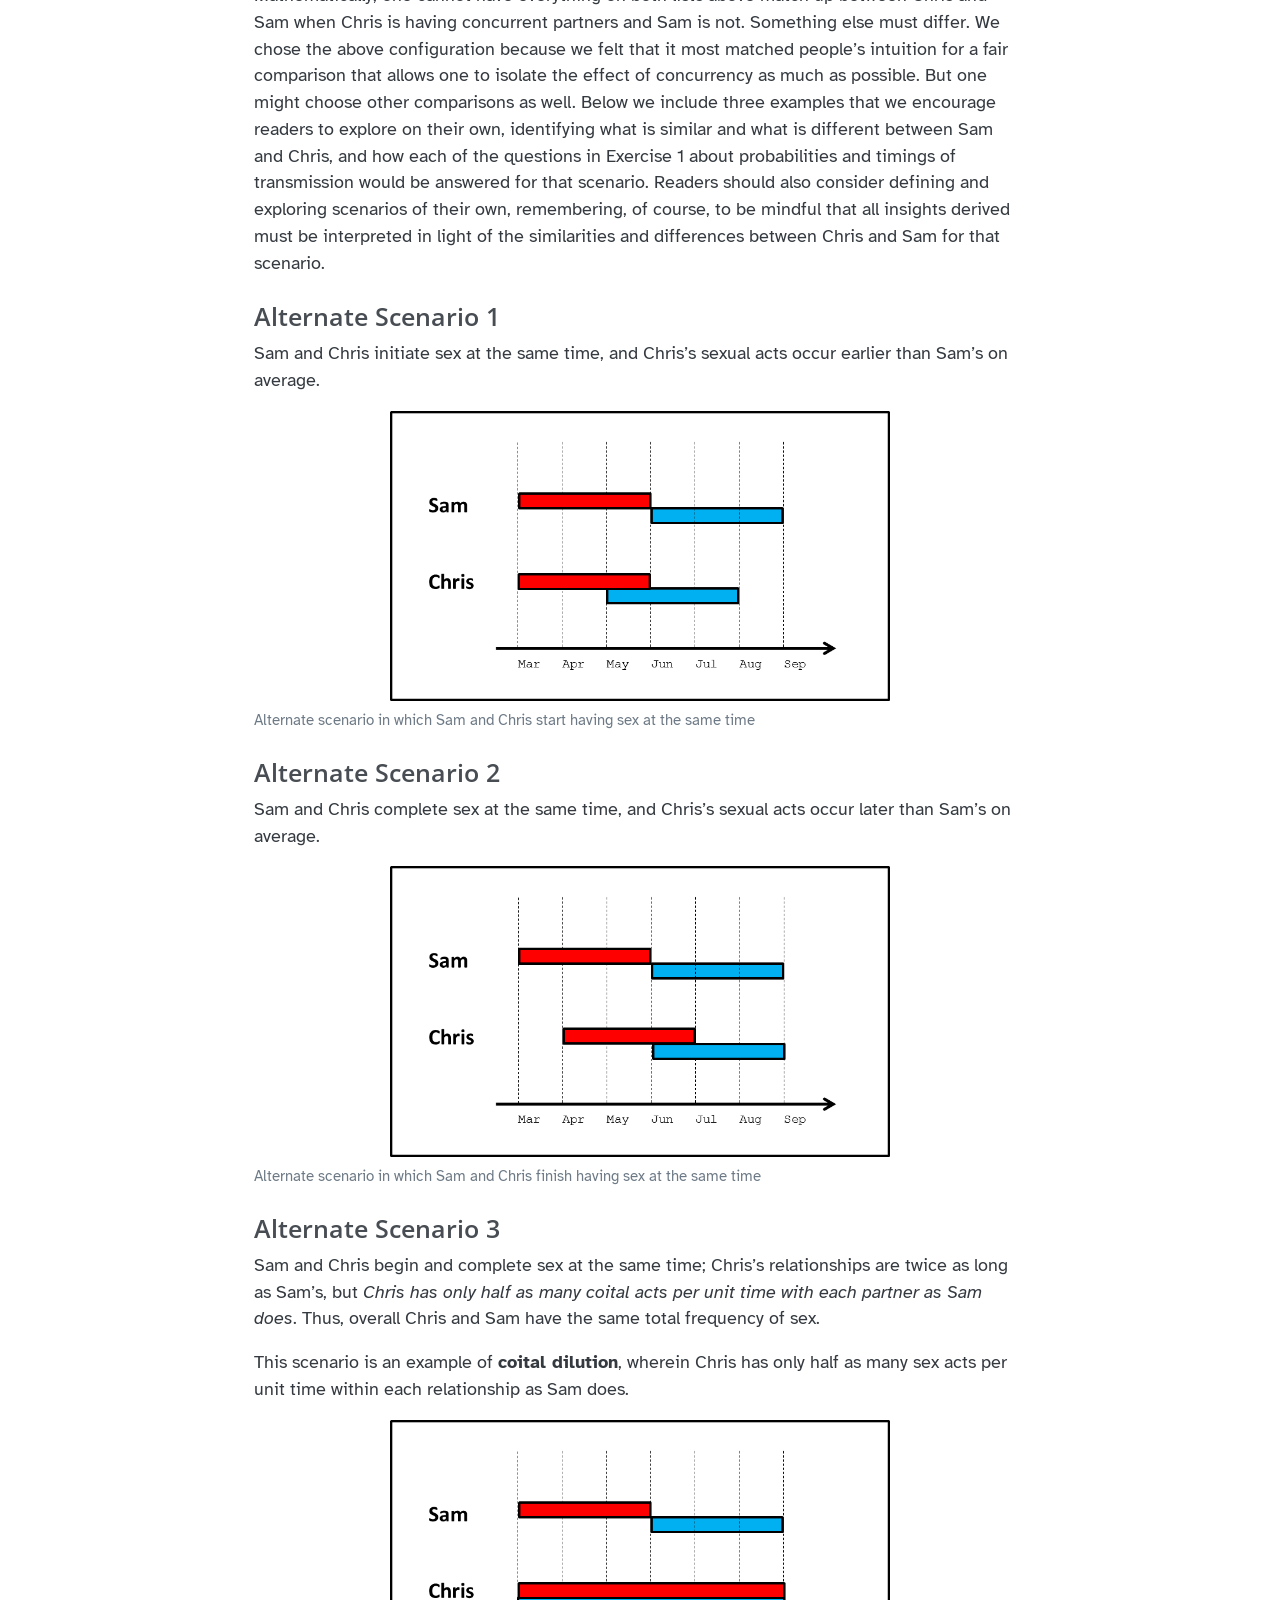
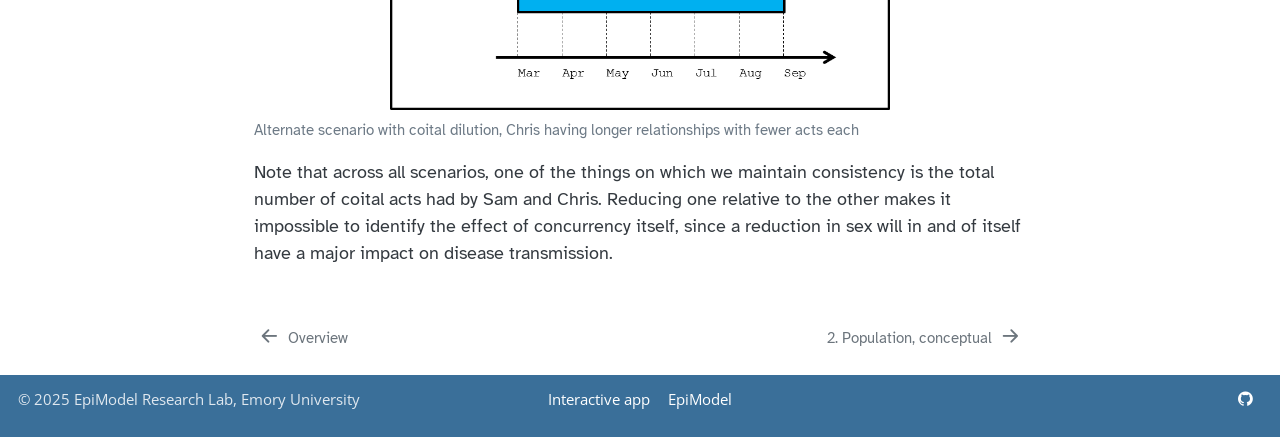
<file: ex1-local-conceptual.html>
<!DOCTYPE html>
<html xmlns="http://www.w3.org/1999/xhtml" lang="en" xml:lang="en"><head>

<meta charset="utf-8">
<meta name="generator" content="quarto-1.9.38">

<meta name="viewport" content="width=device-width, initial-scale=1.0, user-scalable=yes">


<title>Exercise 1: The local level, conceptually – Concurrency Tutorial</title>
<style>
/* Default styles provided by pandoc.
** See https://pandoc.org/MANUAL.html#variables-for-html for config info.
*/
code{white-space: pre-wrap;}
span.smallcaps{font-variant: small-caps;}
div.columns{display: flex; gap: min(4vw, 1.5em);}
div.column{flex: auto; overflow-x: auto;}
div.hanging-indent{margin-left: 1.5em; text-indent: -1.5em;}
ul.task-list{list-style: none;}
ul.task-list li input[type="checkbox"] {
  width: 0.8em;
  margin: 0 0.8em 0.2em -1em; /* quarto-specific, see https://github.com/quarto-dev/quarto-cli/issues/4556 */ 
  vertical-align: middle;
}
</style>


<script src="site_libs/quarto-nav/quarto-nav.js"></script>
<script src="site_libs/clipboard/clipboard.min.js"></script>
<script src="site_libs/quarto-search/autocomplete.umd.js"></script>
<script src="site_libs/quarto-search/fuse.min.js"></script>
<script src="site_libs/quarto-search/quarto-search.js"></script>
<meta name="quarto:offset" content="./">
<link href="./ex2-pop-conceptual.html" rel="next">
<link href="./index.html" rel="prev">
<script src="site_libs/quarto-html/quarto.js" type="module"></script>
<script src="site_libs/quarto-html/tabsets/tabsets.js" type="module"></script>
<script src="site_libs/quarto-html/popper.min.js"></script>
<script src="site_libs/quarto-html/tippy.umd.min.js"></script>
<script src="site_libs/quarto-html/anchor.min.js"></script>
<link href="site_libs/quarto-html/tippy.css" rel="stylesheet">
<link href="site_libs/quarto-html/quarto-syntax-highlighting-15634bcf2e68342d4ad2dfa704d543f6.css" rel="stylesheet" id="quarto-text-highlighting-styles">
<script src="site_libs/bootstrap/bootstrap.min.js"></script>
<link href="site_libs/bootstrap/bootstrap-icons.css" rel="stylesheet">
<link href="site_libs/bootstrap/bootstrap-df8a5dc4faa71e219bc521d2954a8932.min.css" rel="stylesheet" append-hash="true" id="quarto-bootstrap" data-mode="light">
<script id="quarto-search-options" type="application/json">{
  "location": "navbar",
  "copy-button": false,
  "collapse-after": 3,
  "panel-placement": "end",
  "type": "overlay",
  "limit": 50,
  "keyboard-shortcut": [
    "f",
    "/",
    "s"
  ],
  "show-item-context": false,
  "language": {
    "search-no-results-text": "No results",
    "search-matching-documents-text": "matching documents",
    "search-copy-link-title": "Copy link to search",
    "search-hide-matches-text": "Hide additional matches",
    "search-more-match-text": "more match in this document",
    "search-more-matches-text": "more matches in this document",
    "search-clear-button-title": "Clear",
    "search-text-placeholder": "",
    "search-detached-cancel-button-title": "Cancel",
    "search-submit-button-title": "Submit",
    "search-label": "Search"
  }
}</script>


<link rel="stylesheet" href="styles.css">
</head>

<body class="nav-sidebar docked nav-fixed quarto-light">

<div id="quarto-search-results"></div>
  <header id="quarto-header" class="headroom fixed-top">
    <nav class="navbar navbar-expand-lg " data-bs-theme="dark">
      <div class="navbar-container container-fluid">
      <div class="navbar-brand-container mx-auto">
    <a class="navbar-brand" href="./index.html">
    <span class="navbar-title">Concurrency Tutorial</span>
    </a>
  </div>
            <div id="quarto-search" class="" title="Search"></div>
          <button class="navbar-toggler" type="button" data-bs-toggle="collapse" data-bs-target="#navbarCollapse" aria-controls="navbarCollapse" role="menu" aria-expanded="false" aria-label="Toggle navigation" onclick="if (window.quartoToggleHeadroom) { window.quartoToggleHeadroom(); }">
  <span class="navbar-toggler-icon"></span>
</button>
          <div class="collapse navbar-collapse" id="navbarCollapse">
            <ul class="navbar-nav navbar-nav-scroll ms-auto">
  <li class="nav-item">
    <a class="nav-link" href="https://www.epimodel.org"> 
<span class="menu-text">EpiModel</span></a>
  </li>  
  <li class="nav-item">
    <a class="nav-link" href="https://epimodel.github.io/concurrency.sim"> 
<span class="menu-text">Interactive app</span></a>
  </li>  
  <li class="nav-item compact">
    <a class="nav-link" href="https://github.com/EpiModel/ConcurrencyTutorial"> <i class="bi bi-github" role="img" aria-label="GitHub">
</i> 
<span class="menu-text"></span></a>
  </li>  
</ul>
          </div> <!-- /navcollapse -->
            <div class="quarto-navbar-tools">
</div>
      </div> <!-- /container-fluid -->
    </nav>
  <nav class="quarto-secondary-nav">
    <div class="container-fluid d-flex">
      <button type="button" class="quarto-btn-toggle btn" data-bs-toggle="collapse" role="button" data-bs-target=".quarto-sidebar-collapse-item" aria-controls="quarto-sidebar" aria-expanded="false" aria-label="Toggle sidebar navigation" onclick="if (window.quartoToggleHeadroom) { window.quartoToggleHeadroom(); }">
        <i class="bi bi-layout-text-sidebar-reverse"></i>
      </button>
        <nav class="quarto-page-breadcrumbs" aria-label="breadcrumb"><ol class="breadcrumb"><li class="breadcrumb-item"><a href="./ex1-local-conceptual.html">Exercises</a></li><li class="breadcrumb-item"><a href="./ex1-local-conceptual.html">1. Local, conceptual</a></li></ol></nav>
        <a class="flex-grow-1" role="navigation" data-bs-toggle="collapse" data-bs-target=".quarto-sidebar-collapse-item" aria-controls="quarto-sidebar" aria-expanded="false" aria-label="Toggle sidebar navigation" onclick="if (window.quartoToggleHeadroom) { window.quartoToggleHeadroom(); }">      
        </a>
      <button type="button" class="btn quarto-search-button" aria-label="Search" onclick="window.quartoOpenSearch();">
        <i class="bi bi-search"></i>
      </button>
    </div>
  </nav>
</header>
<!-- content -->
<div id="quarto-content" class="quarto-container page-columns page-rows-contents page-layout-article page-navbar">
<!-- sidebar -->
  <nav id="quarto-sidebar" class="sidebar collapse collapse-horizontal quarto-sidebar-collapse-item sidebar-navigation docked overflow-auto">
        <div class="mt-2 flex-shrink-0 align-items-center">
        <div class="sidebar-search">
        <div id="quarto-search" class="" title="Search"></div>
        </div>
        </div>
    <div class="sidebar-menu-container"> 
    <ul class="list-unstyled mt-1">
        <li class="sidebar-item">
  <div class="sidebar-item-container"> 
  <a href="./index.html" class="sidebar-item-text sidebar-link">
 <span class="menu-text">Overview</span></a>
  </div>
</li>
        <li class="sidebar-item sidebar-item-section">
      <div class="sidebar-item-container"> 
            <a class="sidebar-item-text sidebar-link text-start" data-bs-toggle="collapse" data-bs-target="#quarto-sidebar-section-1" role="navigation" aria-expanded="true">
 <span class="menu-text">Exercises</span></a>
          <a class="sidebar-item-toggle text-start" data-bs-toggle="collapse" data-bs-target="#quarto-sidebar-section-1" role="navigation" aria-expanded="true" aria-label="Toggle section">
            <i class="bi bi-chevron-right ms-2"></i>
          </a> 
      </div>
      <ul id="quarto-sidebar-section-1" class="collapse list-unstyled sidebar-section depth1 show">  
          <li class="sidebar-item">
  <div class="sidebar-item-container"> 
  <a href="./ex1-local-conceptual.html" class="sidebar-item-text sidebar-link active">
 <span class="menu-text">1. Local, conceptual</span></a>
  </div>
</li>
          <li class="sidebar-item">
  <div class="sidebar-item-container"> 
  <a href="./ex2-pop-conceptual.html" class="sidebar-item-text sidebar-link">
 <span class="menu-text">2. Population, conceptual</span></a>
  </div>
</li>
          <li class="sidebar-item">
  <div class="sidebar-item-container"> 
  <a href="./ex3-local-numerical.html" class="sidebar-item-text sidebar-link">
 <span class="menu-text">3. Local, numerical</span></a>
  </div>
</li>
          <li class="sidebar-item">
  <div class="sidebar-item-container"> 
  <a href="./ex4-pop-numerical.html" class="sidebar-item-text sidebar-link">
 <span class="menu-text">4. Population, numerical</span></a>
  </div>
</li>
      </ul>
  </li>
        <li class="sidebar-item">
  <div class="sidebar-item-container"> 
  <a href="./summary.html" class="sidebar-item-text sidebar-link">
 <span class="menu-text">Summary</span></a>
  </div>
</li>
        <li class="sidebar-item sidebar-item-section">
      <div class="sidebar-item-container"> 
            <a class="sidebar-item-text sidebar-link text-start collapsed" data-bs-toggle="collapse" data-bs-target="#quarto-sidebar-section-2" role="navigation" aria-expanded="false">
 <span class="menu-text">Appendix</span></a>
          <a class="sidebar-item-toggle text-start collapsed" data-bs-toggle="collapse" data-bs-target="#quarto-sidebar-section-2" role="navigation" aria-expanded="false" aria-label="Toggle section">
            <i class="bi bi-chevron-right ms-2"></i>
          </a> 
      </div>
      <ul id="quarto-sidebar-section-2" class="collapse list-unstyled sidebar-section depth1 ">  
          <li class="sidebar-item">
  <div class="sidebar-item-container"> 
  <a href="./prob-tutorial.html" class="sidebar-item-text sidebar-link">
 <span class="menu-text">Rules of probability</span></a>
  </div>
</li>
          <li class="sidebar-item">
  <div class="sidebar-item-container"> 
  <a href="./r-tutorial.html" class="sidebar-item-text sidebar-link">
 <span class="menu-text">Introduction to R</span></a>
  </div>
</li>
          <li class="sidebar-item">
  <div class="sidebar-item-container"> 
  <a href="./resources.html" class="sidebar-item-text sidebar-link">
 <span class="menu-text">More resources</span></a>
  </div>
</li>
      </ul>
  </li>
    </ul>
    </div>
</nav>
<div id="quarto-sidebar-glass" class="quarto-sidebar-collapse-item" data-bs-toggle="collapse" data-bs-target=".quarto-sidebar-collapse-item"></div>
<!-- margin-sidebar -->
    <div id="quarto-margin-sidebar" class="sidebar margin-sidebar">
        <nav id="TOC" role="doc-toc" class="toc-active">
    <h2 id="toc-title">On this page</h2>
   
  <ul>
  <li><a href="#introduction" id="toc-introduction" class="nav-link active" data-scroll-target="#introduction">Introduction</a></li>
  <li><a href="#questions-answers" id="toc-questions-answers" class="nav-link" data-scroll-target="#questions-answers">Questions &amp; Answers</a></li>
  <li><a href="#discussion" id="toc-discussion" class="nav-link" data-scroll-target="#discussion">Discussion</a></li>
  <li><a href="#exercise1fu" id="toc-exercise1fu" class="nav-link" data-scroll-target="#exercise1fu">Follow-up</a>
  <ul class="collapse">
  <li><a href="#alternate-scenario-1" id="toc-alternate-scenario-1" class="nav-link" data-scroll-target="#alternate-scenario-1">Alternate Scenario 1</a></li>
  <li><a href="#alternate-scenario-2" id="toc-alternate-scenario-2" class="nav-link" data-scroll-target="#alternate-scenario-2">Alternate Scenario 2</a></li>
  <li><a href="#alternate-scenario-3" id="toc-alternate-scenario-3" class="nav-link" data-scroll-target="#alternate-scenario-3">Alternate Scenario 3</a></li>
  </ul></li>
  </ul>
</nav>
    </div>
<!-- main -->
<main class="content" id="quarto-document-content">

<header id="title-block-header" class="quarto-title-block default"><nav class="quarto-page-breadcrumbs quarto-title-breadcrumbs d-none d-lg-block" aria-label="breadcrumb"><ol class="breadcrumb"><li class="breadcrumb-item"><a href="./ex1-local-conceptual.html">Exercises</a></li><li class="breadcrumb-item"><a href="./ex1-local-conceptual.html">1. Local, conceptual</a></li></ol></nav>
<div class="quarto-title">
<h1 class="title">Exercise 1: The local level, conceptually</h1>
</div>



<div class="quarto-title-meta">

    
  
    
  </div>
  


</header>


<section id="introduction" class="level2">
<h2 class="anchored" data-anchor-id="introduction">Introduction</h2>
<p>In this exercise, we will focus on two people. Let’s call them Sam and Chris. Each of them had two sex partners in the last six months. And each of those partnerships lasted for three months. All four partnerships had the same number and type of unprotected sex acts in them. The only difference is that Sam’s partners were sequential, while Chris’s partners were concurrent for one month. (Notice the simple mnemonic: sequential Sam, concurrent Chris) During the entire six month period, nobody involved had any other partners.</p>
<p>We can picture this scenario, with each person’s first partner colored red and second partner blue, as follows:</p>
<div class="quarto-figure quarto-figure-center">
<figure class="figure">
<p><img src="ConcurrencyTutorialFiles/samandchris.png" class="img-fluid figure-img" width="500"></p>
<figcaption>Partnership timelines for sequential Sam and concurrent Chris</figcaption>
</figure>
</div>
<p>Notice all of the components that we have kept identical between the two cases: Sam and Chris each have the same number of new partners during the six-month period; they each have the same number of sex acts with each partner; their relationships each last the same length; and their sex occurs on average no earlier or later than each other (that is, both have their sex acts evenly centered around the beginning of June).</p>
</section>
<section id="questions-answers" class="level2">
<h2 class="anchored" data-anchor-id="questions-answers">Questions &amp; Answers</h2>
<div class="tabset-margin-container"></div><div class="panel-tabset">
<ul class="nav nav-tabs" role="tablist"><li class="nav-item" role="presentation"><a class="nav-link active" id="tabset-1-1-tab" data-bs-toggle="tab" data-bs-target="#tabset-1-1" role="tab" aria-controls="tabset-1-1" aria-selected="true" href="">Questions</a></li><li class="nav-item" role="presentation"><a class="nav-link" id="tabset-1-2-tab" data-bs-toggle="tab" data-bs-target="#tabset-1-2" role="tab" aria-controls="tabset-1-2" aria-selected="false" href="">Answers</a></li></ul>
<div class="tab-content">
<div id="tabset-1-1" class="tab-pane active" role="tabpanel" aria-labelledby="tabset-1-1-tab">
<p>Now, think about each of the following questions. For each question, decide on one of four answers: <strong>Sam</strong> is more likely; <strong>Chris</strong> is more likely; <strong>Both</strong> are equally likely; or perhaps <strong>Not Enough Information</strong>.</p>
<section id="scenario-1" class="level4">
<h4 class="anchored" data-anchor-id="scenario-1">Scenario 1</h4>
<p>The blue partners are each infected with the same STI, while Sam, Chris and the red partners are uninfected.</p>
<p><strong>Question 1</strong>. Who is more likely to get infected—Sam or Chris?</p>
<p><strong>Question 2</strong>. If Sam and Chris do get infected, who is more likely to transmit to their red partner?</p>
<p><strong>Question 3</strong>. If Sam and Chris do get infected, who is likely to do so sooner? <br></p>
</section>
<section id="scenario-2" class="level4">
<h4 class="anchored" data-anchor-id="scenario-2">Scenario 2</h4>
<p>The red partners are each infected with the same STI, while Sam, Chris and the blue partners are uninfected.</p>
<p><strong>Question 1</strong>. Who is more likely to get infected—Sam or Chris?</p>
<p><strong>Question 2</strong>. If Sam and Chris do get infected, who is more likely to transmit to their blue partner?</p>
<p><strong>Question 3</strong>. If Sam and Chris do get infected, who is likely to do so sooner?</p>
<p><strong>Question 4</strong>. If Sam and Chris do infect their blue partner, who is likely to do so sooner in time? Sooner after getting infected themselves?</p>
</section>
</div>
<div id="tabset-1-2" class="tab-pane" role="tabpanel" aria-labelledby="tabset-1-2-tab">
<section id="scenario-1-1" class="level4">
<h4 class="anchored" data-anchor-id="scenario-1-1">Scenario 1</h4>
<p>The blue partners are each infected with the same STI, while Sam, Chris and the red partners are uninfected.</p>
<p><strong>Question 1</strong>: Who is more likely to get infected—Sam or Chris? <strong>Both are equally likely</strong>. Sam and Chris can each be infected by their blue partner only. And they each have the same amount and type of exposure (sex acts) with them.</p>
<p><strong>Question 2</strong>: If Sam and Chris do get infected, who is more likely to transmit to their red partner? <strong>Chris</strong>. In fact, Sam has zero probability of transmitting to the red partner. Chris is capable of doing so; we don’t know the exact probability, but it is presumably greater than 0. Let us call this phenomenon “<strong>backwards transmission</strong>.” The word “backwards” refers to the fact that because Chris has concurrent partners, an infection can be transmitted from the second partner Chris acquired (blue) <strong>back</strong> to the first partner Chris acquired (red).</p>
<p><strong>Question 3</strong>: If Sam and Chris do get infected, who is likely to do so sooner? <strong>Chris</strong>. Chris’s window of exposure to the blue partner occurs earlier than Sam’s, even though overall (across both partners) Chris does not have sex any earlier than Sam does on average. We will call this effect “<strong>accelerated acquisition.</strong>”</p>
</section>
<section id="scenario-2-1" class="level4">
<h4 class="anchored" data-anchor-id="scenario-2-1">Scenario 2</h4>
<p>The red partners are each infected with the same STI, while Sam, Chris and the blue partners are uninfected.</p>
<p><strong>Question 1</strong>: Who is more likely to get infected—Sam or Chris? <strong>Both are equally likely</strong>. Sam and Chris can each be infected by their red partner only. And they each have the same amount and type of exposure (sex acts) with them.</p>
<p><strong>Question 2</strong>: If Sam and Chris do get infected, who is more likely to transmit to their blue partner? <strong>Not enough information</strong>. This one is the most tricky; the answer depends on a number of pieces, including the overall level of transmissibility of the infection in question; whether or not that level varies over time; and the frequency of sex acts within each relationship. Clearly, both Sam and Chris are capable of infecting their blue partner. Beyond that, there are two different possible effects that work in opposite directions:</p>
<p><em>Favoring transmission by Chris</em>: Some STIs can be cleared by the body naturally, or as a result of treatment. Examples include gonorrhea and chlamydia. Other STIs, like HIV, cannot be cured, but have a short period early in infection during which an individual is highly infectious to others. For HIV, this period lasts perhaps 2-3 months, and an individual may be 10 to 40 times more infectious than they are subsequently. (See Hollingsworth et al.&nbsp;2008, Abu-Raddad and Longini 2008, and Pinkerton 2008 for these estimates). In these contexts, Chris may be more likely to infect the blue partner than Sam is, since Chris is more likely to be having sex with the blue partner during the time shortly after being infected by red, while still infected (for curable STIs) or highly infectious (for HIV). For example, if Sam and Chris are each infected by their red partner at the beginning of those partnerships, three months will pass before Sam has sex with blue for the first time, but only two months will pass for Chris. If they are each infected one month into their relationships with red, then two months will pass for Sam before initiating sex with blue, and only one month for Chris. And so on. In each case, Sam is more likely to have been cured of the disease, or to have moved out of the period of high infectiousness before being with blue. Let us call this effect “<strong>acute infectivity</strong>”. We will use the term to refer to all cases in which infectiousness goes down with time, whether to 0 or to some positive value, and whether through cure or through treatment or through the natural history of the infection. Note that the likelihood of Sam and Chris getting infected early or late in their relationship with the red partner—which determines the importance of the acute infectivity effect—is a function of overall infectiousness per act and number of acts per relationship.</p>
<p><em>Favoring transmission by Sam</em>: If Chris is infected towards the tail end of the relationship with red, then some of the sex acts that Chris has with blue may have already happened. Thus, some of Chris’s opportunities to infect blue will be missed, and the probability of transmitting to blue will decline. Sam does not face this; no matter when Sam is infected by red, it is always before the start of any sex acts with blue. We will call this “<strong>reduced forward transmission</strong>.” Note that, as with acute infectivity, the likelihood of Sam and Chris getting infected early or late in their relationship with the red partner—which determines the importance of the reduced forward transmission effect—is a function of overall infectiousness per act and number of acts per relationship.</p>
<p>So, the answer to this question may be Sam, or it may be Chris, depending on the exact nature of the infectiousness of the STI of interest over time, and the number of sex acts. We will return to this point in detail in the Discussion below, and explore it mathematically in later exercises.</p>
<p><strong>Question 3:</strong> If Sam and Chris do get infected, who is likely to do so sooner? <strong>Sam</strong>. Sam’s window of exposure to the red partner occurs earlier than Chris’s, even though overall (across both partners) Sam does not have sex any earlier than Chris does on average. However, the implications of this depend on the answer to the next question….</p>
<p><strong>Question 4:</strong> If Sam and Chris do infect their blue partner, who is likely to do so sooner in time? Sooner after getting infected themselves? <strong>Chris</strong>, on both counts. For the first half of the question, we simply note that the blue partner’s exposure period to Chris occurs earlier in time than their exposure period to Sam. For the second half of the question, we use the same basic logic as in the description of acute infectivity above (under Scenario 2, Question 2). If Sam and Chris are each infected at the beginning of their relationships with red, the range over which Sam might infect blue is 3-6 months later, but for Chris, it’s 2-5 months later. If Sam and Chris are each infected during their second month with red, the range over which Sam might infect blue is 2-5 months later, but for Chris, it’s 1-4 months later. And so on. Although the logic is roughly the same as for the “acute infectivity” process, the implication here is slightly different. There, we were focused on the fact that Chris would be more likely to be highly infectious when encountering blue than Sam would. But here we see that even in the absence of any mechanism that causes greater infectivity during a short period after infection, with concurrency an STI can “hop” along chains of three people (from person A to B to C) on average more quickly than it could when people are practicing sequentially monogamous relationships of the same length. We will call this phenomenon “<strong>path acceleration.</strong>” So despite the fact that Sam was probably infected earlier than Chris was (as we saw in the answer to the previous question), the disease ends up moving further along to another member of the population sooner via Chris. This is because sequential monogamy causes the infection to remain “locked” in the partnership between Sam and the red partner until that relationship ends; this does not happen with Chris and the red partner because of concurrency.</p>
</section>
</div>
</div>
</div>
</section>
<section id="discussion" class="level2">
<h2 class="anchored" data-anchor-id="discussion">Discussion</h2>
<p>We have explored an example in which Sam and Chris each have the same number of new partners during the six-month period; they each have the same number of sex acts with each partner; their relationships each last the same length; and their sex acts occur on average no earlier or later than each other’s (that is, both have their sex acts evenly centered around the same time point). Below, and in later exercises, you will have the opportunity to consider other models. But, for now, <strong>what do the answers we saw above tell us about the effects of concurrency in this scenario? A few very important things:</strong></p>
<p>Sam and Chris had the exact same risk of getting infected from their red partner. They also had the exact same risk of getting infected from their blue partner. Thus, Sam and Chris had the exact same risk of getting infected overall.</p>
<div class="callout callout-style-default callout-note callout-titled" title="Insight 1">
<div class="callout-header d-flex align-content-center">
<div class="callout-icon-container">
<i class="callout-icon"></i>
</div>
<div class="callout-title-container flex-fill">
<span class="screen-reader-only">Note</span>Insight 1
</div>
</div>
<div class="callout-body-container callout-body">
<p>All else being equal, whether one’s partnerships are sequential or concurrent makes no difference whatsoever to one’s risk of acquiring an STI.</p>
</div>
</div>
<p>On the other hand, if they do get infected, there are three different processes that affect how likely they are to transmit to someone else. Two of these increase Chris’s probability of transmitting relative to Sam’s, and one increases Sam’s relative to Chris’s. These are:</p>
<ul>
<li>The “backwards transmission” effect: increases Chris’s probability of transmitting relative to Sam’s.</li>
<li>The “acute infectivity” effect: increases Chris’s probability of transmitting relative to Sam’s.</li>
<li>The “reduced forward transmission” effect: increases Sam’s probability of transmitting relative to Chris’s.</li>
</ul>
<p>In terms of backwards transmission, the distinction between concurrency and sequential monogamy is absolute: concurrency generates backwards transmission, and sequential monogamy does not.</p>
<p>In terms of forward transmission: there are two different effects, which work in opposite directions, so the picture is less consistent. Since we are only exploring conceptually right now, we cannot be much more precise than this. However, now that we have identified the three effects, we can also provide some foreshadowing to <a href="./ex3-local-numerical.html">Exercise 3</a>, which explores the same effects more mathematically. In the range of scenarios we consider there, we will see that the effect of backwards transmission always outweighs that of missed forward transmission. That is, when one combines their two effects, Chris is always more likely to transmit than Sam, although the exact difference depends on the details. More generally, the broader literature on concurrency shows that across ranges of realistic diseases and relational dynamics, the collective effect of these various pathways strongly favors transmission by those with concurrent partners over sequential.</p>
<div class="callout callout-style-default callout-note callout-titled" title="Insight 2">
<div class="callout-header d-flex align-content-center">
<div class="callout-icon-container">
<i class="callout-icon"></i>
</div>
<div class="callout-title-container flex-fill">
<span class="screen-reader-only">Note</span>Insight 2
</div>
</div>
<div class="callout-body-container callout-body">
<p>All else being equal, whether one’s partnerships are sequential or concurrent has three effects on one’s probability of transmitting an STI. The collective effect of these generally favors transmission by the person with concurrent partners, and sometimes by a very large amount, depending on the level of infectiousness and its change over time.</p>
</div>
</div>
<p>Both Sam and Chris can acquire from red and transmit to blue. But even here, in Chris’s case the STI is capable of spreading more quickly through this path than in Sam’s case. In Sam’s case, the STI must lose time being “locked” in the monogamous partnership, waiting for it to end and for the next one to begin; the infection does not need to experience the same waiting period with Chris. If the blue partner did have other partners, then the infection would be able to proceed further on through the network more quickly.</p>
<div class="callout callout-style-default callout-note callout-titled" title="Insight 3">
<div class="callout-header d-flex align-content-center">
<div class="callout-icon-container">
<i class="callout-icon"></i>
</div>
<div class="callout-title-container flex-fill">
<span class="screen-reader-only">Note</span>Insight 3
</div>
</div>
<div class="callout-body-container callout-body">
<p>Sequential partnerships lead to STIs spending some amount of time being “locked” in a partnership; concurrent partnerships allow it to move along a chain of three people (and then perhaps on from there) more quickly.</p>
</div>
</div>
<p>In Exercise 1, and in the insights that resulted from it, we were largely focused on the question of concurrency’s effect at the local level, specifically among an individual and two of their (sequential or concurrent) partners. In reality, of course, these three people are embedded in much larger social networks, something we began to hint at with Insight 3. Any of the three may have additional partners, either concurrently or subsequently; those partners will have other partners, and so on. Differences at the local level have the potential to aggregate up to the population level in different ways. So now that we have some insight into how concurrency affects transmission locally, let us consider in <a href="./ex2-pop-conceptual.html">Exercise 2</a> how much this can matter to the population as a whole.</p>
<p>Note that we made some assumptions about Chris’s and Sam’s sexual partnerships at the outset in order to make them as comparable as possible, while allowing one to have concurrency and the other not. But, the approach we took is not the only one possible, nor the only one worth exploring. Those who wish to consider this in more depth may choose to do so in the <a href="#exercise1fu">Follow-Up</a>. Others may wish to proceed to <a href="./ex2-pop-conceptual.html">Exercise 2</a>.</p>
</section>
<section id="exercise1fu" class="level2">
<h2 class="anchored" data-anchor-id="exercise1fu">Follow-up</h2>
<p>In Exercise 1, we set up the example so that Chris and Sam were similar on as many important metrics as possible, while still allowing Chris to have concurrent relationships, and Sam to have sequential relationships. Recall the example:</p>
<div class="quarto-figure quarto-figure-center">
<figure class="figure">
<p><img src="ConcurrencyTutorialFiles/samandchris.png" class="img-fluid figure-img" width="500"></p>
<figcaption>Partnership timelines for sequential Sam and concurrent Chris</figcaption>
</figure>
</div>
<p>Items that were held equal across Chris and Sam include:</p>
<ul>
<li>Chris and Sam each have the same number of new relationships over the 6-month period</li>
<li>Chris and Sam each have relationships of the same length</li>
<li>Chris and Sam each have the same frequency of coital acts with their partners</li>
<li>Chris and Sam each have sex at the same time on average—both are arranged symmetrically around the beginning of June.</li>
</ul>
<p>However, some things needed to be different. Obviously, we wanted one to have concurrent partners and the other not, by design. But doing that requires some other aspects to differ as well. In our example, these included:</p>
<ul>
<li>Chris began having sex later than Sam</li>
<li>Chris stopped having sex earlier than Sam</li>
<li>Chris had time periods with more sex than Sam, and other time periods with no sex at all. On the other hand, Sam had a constant coital frequency across the six months.</li>
</ul>
<p>Mathematically, one cannot have everything on both lists above match up between Chris and Sam when Chris is having concurrent partners and Sam is not. Something else must differ. We chose the above configuration because we felt that it most matched people’s intuition for a fair comparison that allows one to isolate the effect of concurrency as much as possible. But one might choose other comparisons as well. Below we include three examples that we encourage readers to explore on their own, identifying what is similar and what is different between Sam and Chris, and how each of the questions in Exercise 1 about probabilities and timings of transmission would be answered for that scenario. Readers should also consider defining and exploring scenarios of their own, remembering, of course, to be mindful that all insights derived must be interpreted in light of the similarities and differences between Chris and Sam for that scenario.</p>
<section id="alternate-scenario-1" class="level3">
<h3 class="anchored" data-anchor-id="alternate-scenario-1">Alternate Scenario 1</h3>
<p>Sam and Chris initiate sex at the same time, and Chris’s sexual acts occur earlier than Sam’s on average.</p>
<div class="quarto-figure quarto-figure-center">
<figure class="figure">
<p><img src="ConcurrencyTutorialFiles/samandchrisleft.png" class="img-fluid figure-img" width="500"></p>
<figcaption>Alternate scenario in which Sam and Chris start having sex at the same time</figcaption>
</figure>
</div>
</section>
<section id="alternate-scenario-2" class="level3">
<h3 class="anchored" data-anchor-id="alternate-scenario-2">Alternate Scenario 2</h3>
<p>Sam and Chris complete sex at the same time, and Chris’s sexual acts occur later than Sam’s on average.</p>
<div class="quarto-figure quarto-figure-center">
<figure class="figure">
<p><img src="ConcurrencyTutorialFiles/samandchrisright.png" class="img-fluid figure-img" width="500"></p>
<figcaption>Alternate scenario in which Sam and Chris finish having sex at the same time</figcaption>
</figure>
</div>
</section>
<section id="alternate-scenario-3" class="level3">
<h3 class="anchored" data-anchor-id="alternate-scenario-3">Alternate Scenario 3</h3>
<p>Sam and Chris begin and complete sex at the same time; Chris’s relationships are twice as long as Sam’s, but <em>Chris has only half as many coital acts per unit time with each partner as Sam does</em>. Thus, overall Chris and Sam have the same total frequency of sex.</p>
<p>This scenario is an example of <strong>coital dilution</strong>, wherein Chris has only half as many sex acts per unit time within each relationship as Sam does.</p>
<div class="quarto-figure quarto-figure-center">
<figure class="figure">
<p><img src="ConcurrencyTutorialFiles/samandchriscoitaldilution.png" class="img-fluid figure-img" width="500"></p>
<figcaption>Alternate scenario with coital dilution, Chris having longer relationships with fewer acts each</figcaption>
</figure>
</div>
<p>Note that across all scenarios, one of the things on which we maintain consistency is the total number of coital acts had by Sam and Chris. Reducing one relative to the other makes it impossible to identify the effect of concurrency itself, since a reduction in sex will in and of itself have a major impact on disease transmission.</p>


</section>
</section>

</main> <!-- /main -->
<script id="quarto-html-after-body" type="application/javascript">
  window.document.addEventListener("DOMContentLoaded", function (event) {
    const icon = "";
    const anchorJS = new window.AnchorJS();
    anchorJS.options = {
      placement: 'right',
      icon: icon
    };
    anchorJS.add('.anchored');
    const isCodeAnnotation = (el) => {
      for (const clz of el.classList) {
        if (clz.startsWith('code-annotation-')) {                     
          return true;
        }
      }
      return false;
    }
    const onCopySuccess = function(e) {
      // button target
      const button = e.trigger;
      // don't keep focus
      button.blur();
      // flash "checked"
      button.classList.add('code-copy-button-checked');
      var currentTitle = button.getAttribute("title");
      button.setAttribute("title", "Copied!");
      let tooltip;
      if (window.bootstrap) {
        button.setAttribute("data-bs-toggle", "tooltip");
        button.setAttribute("data-bs-placement", "left");
        button.setAttribute("data-bs-title", "Copied!");
        tooltip = new bootstrap.Tooltip(button, 
          { trigger: "manual", 
            customClass: "code-copy-button-tooltip",
            offset: [0, -8]});
        tooltip.show();    
      }
      setTimeout(function() {
        if (tooltip) {
          tooltip.hide();
          button.removeAttribute("data-bs-title");
          button.removeAttribute("data-bs-toggle");
          button.removeAttribute("data-bs-placement");
        }
        button.setAttribute("title", currentTitle);
        button.classList.remove('code-copy-button-checked');
      }, 1000);
      // clear code selection
      e.clearSelection();
    }
    const getTextToCopy = function(trigger) {
      const outerScaffold = trigger.parentElement.cloneNode(true);
      const codeEl = outerScaffold.querySelector('code');
      for (const childEl of codeEl.children) {
        if (isCodeAnnotation(childEl)) {
          childEl.remove();
        }
      }
      return codeEl.innerText;
    }
    const clipboard = new window.ClipboardJS('.code-copy-button:not([data-in-quarto-modal])', {
      text: getTextToCopy
    });
    clipboard.on('success', onCopySuccess);
    if (window.document.getElementById('quarto-embedded-source-code-modal')) {
      const clipboardModal = new window.ClipboardJS('.code-copy-button[data-in-quarto-modal]', {
        text: getTextToCopy,
        container: window.document.getElementById('quarto-embedded-source-code-modal')
      });
      clipboardModal.on('success', onCopySuccess);
    }
      var localhostRegex = new RegExp(/^(?:http|https):\/\/localhost\:?[0-9]*\//);
      var mailtoRegex = new RegExp(/^mailto:/);
        var filterRegex = new RegExp("https:\/\/EpiModel\.github\.io\/ConcurrencyTutorial\/");
      var isInternal = (href) => {
          return filterRegex.test(href) || localhostRegex.test(href) || mailtoRegex.test(href);
      }
      // Inspect non-navigation links and adorn them if external
     var links = window.document.querySelectorAll('a[href]:not(.nav-link):not(.navbar-brand):not(.toc-action):not(.sidebar-link):not(.sidebar-item-toggle):not(.pagination-link):not(.no-external):not([aria-hidden]):not(.dropdown-item):not(.quarto-navigation-tool):not(.about-link)');
      for (var i=0; i<links.length; i++) {
        const link = links[i];
        if (!isInternal(link.href)) {
          // undo the damage that might have been done by quarto-nav.js in the case of
          // links that we want to consider external
          if (link.dataset.originalHref !== undefined) {
            link.href = link.dataset.originalHref;
          }
            // target, if specified
            link.setAttribute("target", "_blank");
            if (link.getAttribute("rel") === null) {
              link.setAttribute("rel", "noopener");
            }
        }
      }
    function tippyHover(el, contentFn, onTriggerFn, onUntriggerFn) {
      const config = {
        allowHTML: true,
        maxWidth: 500,
        delay: 100,
        arrow: false,
        appendTo: function(el) {
            return el.parentElement;
        },
        interactive: true,
        interactiveBorder: 10,
        theme: 'quarto',
        placement: 'bottom-start',
      };
      if (contentFn) {
        config.content = contentFn;
      }
      if (onTriggerFn) {
        config.onTrigger = onTriggerFn;
      }
      if (onUntriggerFn) {
        config.onUntrigger = onUntriggerFn;
      }
      window.tippy(el, config); 
    }
    const noterefs = window.document.querySelectorAll('a[role="doc-noteref"]');
    for (var i=0; i<noterefs.length; i++) {
      const ref = noterefs[i];
      tippyHover(ref, function() {
        // use id or data attribute instead here
        let href = ref.getAttribute('data-footnote-href') || ref.getAttribute('href');
        try { href = new URL(href).hash; } catch {}
        const id = href.replace(/^#\/?/, "");
        const note = window.document.getElementById(id);
        if (note) {
          return note.innerHTML;
        } else {
          return "";
        }
      });
    }
    const xrefs = window.document.querySelectorAll('a.quarto-xref');
    const processXRef = (id, note) => {
      // Strip column container classes
      const stripColumnClz = (el) => {
        el.classList.remove("page-full", "page-columns");
        if (el.children) {
          for (const child of el.children) {
            stripColumnClz(child);
          }
        }
      }
      stripColumnClz(note)
      if (id === null || id.startsWith('sec-')) {
        // Special case sections, only their first couple elements
        const container = document.createElement("div");
        if (note.children && note.children.length > 2) {
          container.appendChild(note.children[0].cloneNode(true));
          for (let i = 1; i < note.children.length; i++) {
            const child = note.children[i];
            if (child.tagName === "P" && child.innerText === "") {
              continue;
            } else {
              container.appendChild(child.cloneNode(true));
              break;
            }
          }
          if (window.Quarto?.typesetMath) {
            window.Quarto.typesetMath(container);
          }
          return container.innerHTML
        } else {
          if (window.Quarto?.typesetMath) {
            window.Quarto.typesetMath(note);
          }
          return note.innerHTML;
        }
      } else {
        // Remove any anchor links if they are present
        const anchorLink = note.querySelector('a.anchorjs-link');
        if (anchorLink) {
          anchorLink.remove();
        }
        if (window.Quarto?.typesetMath) {
          window.Quarto.typesetMath(note);
        }
        if (note.classList.contains("callout")) {
          return note.outerHTML;
        } else {
          return note.innerHTML;
        }
      }
    }
    for (var i=0; i<xrefs.length; i++) {
      const xref = xrefs[i];
      tippyHover(xref, undefined, function(instance) {
        instance.disable();
        let url = xref.getAttribute('href');
        let hash = undefined; 
        if (url.startsWith('#')) {
          hash = url;
        } else {
          try { hash = new URL(url).hash; } catch {}
        }
        if (hash) {
          const id = hash.replace(/^#\/?/, "");
          const note = window.document.getElementById(id);
          if (note !== null) {
            try {
              const html = processXRef(id, note.cloneNode(true));
              instance.setContent(html);
            } finally {
              instance.enable();
              instance.show();
            }
          } else {
            // See if we can fetch this
            fetch(url.split('#')[0])
            .then(res => res.text())
            .then(html => {
              const parser = new DOMParser();
              const htmlDoc = parser.parseFromString(html, "text/html");
              const note = htmlDoc.getElementById(id);
              if (note !== null) {
                const html = processXRef(id, note);
                instance.setContent(html);
              } 
            }).finally(() => {
              instance.enable();
              instance.show();
            });
          }
        } else {
          // See if we can fetch a full url (with no hash to target)
          // This is a special case and we should probably do some content thinning / targeting
          fetch(url)
          .then(res => res.text())
          .then(html => {
            const parser = new DOMParser();
            const htmlDoc = parser.parseFromString(html, "text/html");
            const note = htmlDoc.querySelector('main.content');
            if (note !== null) {
              // This should only happen for chapter cross references
              // (since there is no id in the URL)
              // remove the first header
              if (note.children.length > 0 && note.children[0].tagName === "HEADER") {
                note.children[0].remove();
              }
              const html = processXRef(null, note);
              instance.setContent(html);
            } 
          }).finally(() => {
            instance.enable();
            instance.show();
          });
        }
      }, function(instance) {
      });
    }
        let selectedAnnoteEl;
        const selectorForAnnotation = ( cell, annotation) => {
          let cellAttr = 'data-code-cell="' + cell + '"';
          let lineAttr = 'data-code-annotation="' +  annotation + '"';
          const selector = 'span[' + cellAttr + '][' + lineAttr + ']';
          return selector;
        }
        const selectCodeLines = (annoteEl) => {
          const doc = window.document;
          const targetCell = annoteEl.getAttribute("data-target-cell");
          const targetAnnotation = annoteEl.getAttribute("data-target-annotation");
          const annoteSpan = window.document.querySelector(selectorForAnnotation(targetCell, targetAnnotation));
          const lines = annoteSpan.getAttribute("data-code-lines").split(",");
          const lineIds = lines.map((line) => {
            return targetCell + "-" + line;
          })
          let top = null;
          let height = null;
          let parent = null;
          if (lineIds.length > 0) {
              //compute the position of the single el (top and bottom and make a div)
              const el = window.document.getElementById(lineIds[0]);
              top = el.offsetTop;
              height = el.offsetHeight;
              parent = el.parentElement.parentElement;
            if (lineIds.length > 1) {
              const lastEl = window.document.getElementById(lineIds[lineIds.length - 1]);
              const bottom = lastEl.offsetTop + lastEl.offsetHeight;
              height = bottom - top;
            }
            if (top !== null && height !== null && parent !== null) {
              // cook up a div (if necessary) and position it 
              let div = window.document.getElementById("code-annotation-line-highlight");
              if (div === null) {
                div = window.document.createElement("div");
                div.setAttribute("id", "code-annotation-line-highlight");
                div.style.position = 'absolute';
                parent.appendChild(div);
              }
              div.style.top = top - 2 + "px";
              div.style.height = height + 4 + "px";
              div.style.left = 0;
              let gutterDiv = window.document.getElementById("code-annotation-line-highlight-gutter");
              if (gutterDiv === null) {
                gutterDiv = window.document.createElement("div");
                gutterDiv.setAttribute("id", "code-annotation-line-highlight-gutter");
                gutterDiv.style.position = 'absolute';
                const codeCell = window.document.getElementById(targetCell);
                const gutter = codeCell.querySelector('.code-annotation-gutter');
                gutter.appendChild(gutterDiv);
              }
              gutterDiv.style.top = top - 2 + "px";
              gutterDiv.style.height = height + 4 + "px";
            }
            selectedAnnoteEl = annoteEl;
          }
        };
        const unselectCodeLines = () => {
          const elementsIds = ["code-annotation-line-highlight", "code-annotation-line-highlight-gutter"];
          elementsIds.forEach((elId) => {
            const div = window.document.getElementById(elId);
            if (div) {
              div.remove();
            }
          });
          selectedAnnoteEl = undefined;
        };
          // Handle positioning of the toggle
      window.addEventListener(
        "resize",
        throttle(() => {
          elRect = undefined;
          if (selectedAnnoteEl) {
            selectCodeLines(selectedAnnoteEl);
          }
        }, 10)
      );
      function throttle(fn, ms) {
      let throttle = false;
      let timer;
        return (...args) => {
          if(!throttle) { // first call gets through
              fn.apply(this, args);
              throttle = true;
          } else { // all the others get throttled
              if(timer) clearTimeout(timer); // cancel #2
              timer = setTimeout(() => {
                fn.apply(this, args);
                timer = throttle = false;
              }, ms);
          }
        };
      }
        // Attach click handler to the DT
        const annoteDls = window.document.querySelectorAll('dt[data-target-cell]');
        for (const annoteDlNode of annoteDls) {
          annoteDlNode.addEventListener('click', (event) => {
            const clickedEl = event.target;
            if (clickedEl !== selectedAnnoteEl) {
              unselectCodeLines();
              const activeEl = window.document.querySelector('dt[data-target-cell].code-annotation-active');
              if (activeEl) {
                activeEl.classList.remove('code-annotation-active');
              }
              selectCodeLines(clickedEl);
              clickedEl.classList.add('code-annotation-active');
            } else {
              // Unselect the line
              unselectCodeLines();
              clickedEl.classList.remove('code-annotation-active');
            }
          });
        }
    const findCites = (el) => {
      const parentEl = el.parentElement;
      if (parentEl) {
        const cites = parentEl.dataset.cites;
        if (cites) {
          return {
            el,
            cites: cites.split(' ')
          };
        } else {
          return findCites(el.parentElement)
        }
      } else {
        return undefined;
      }
    };
    var bibliorefs = window.document.querySelectorAll('a[role="doc-biblioref"]');
    for (var i=0; i<bibliorefs.length; i++) {
      const ref = bibliorefs[i];
      const citeInfo = findCites(ref);
      if (citeInfo) {
        tippyHover(citeInfo.el, function() {
          var popup = window.document.createElement('div');
          citeInfo.cites.forEach(function(cite) {
            var citeDiv = window.document.createElement('div');
            citeDiv.classList.add('hanging-indent');
            citeDiv.classList.add('csl-entry');
            var biblioDiv = window.document.getElementById('ref-' + cite);
            if (biblioDiv) {
              citeDiv.innerHTML = biblioDiv.innerHTML;
            }
            popup.appendChild(citeDiv);
          });
          return popup.innerHTML;
        });
      }
    }
  });
  </script>
<nav class="page-navigation">
  <div class="nav-page nav-page-previous">
      <a href="./index.html" class="pagination-link" aria-label="Overview">
        <i class="bi bi-arrow-left-short"></i> <span class="nav-page-text">Overview</span>
      </a>          
  </div>
  <div class="nav-page nav-page-next">
      <a href="./ex2-pop-conceptual.html" class="pagination-link" aria-label="2. Population, conceptual">
        <span class="nav-page-text">2. Population, conceptual</span> <i class="bi bi-arrow-right-short"></i>
      </a>
  </div>
</nav>
</div> <!-- /content -->
<footer class="footer">
  <div class="nav-footer">
    <div class="nav-footer-left">
      <ul class="footer-items list-unstyled">
    <li class="nav-item">
 © 2025 EpiModel Research Lab, Emory University
  </li>  
</ul>
    </div>   
    <div class="nav-footer-center">
      <ul class="footer-items list-unstyled">
    <li class="nav-item">
    <a class="nav-link" href="https://epimodel.github.io/concurrency.sim" target="_blank">
<p>Interactive app</p>
</a>
  </li>  
    <li class="nav-item">
    <a class="nav-link" href="https://www.epimodel.org" target="_blank">
<p>EpiModel</p>
</a>
  </li>  
</ul>
    </div>
    <div class="nav-footer-right">
      <ul class="footer-items list-unstyled">
    <li class="nav-item compact">
    <a class="nav-link" href="https://github.com/EpiModel/ConcurrencyTutorial" target="_blank">
      <i class="bi bi-github" role="img">
</i> 
    </a>
  </li>  
</ul>
    </div>
  </div>
</footer>




</body></html>
</file>
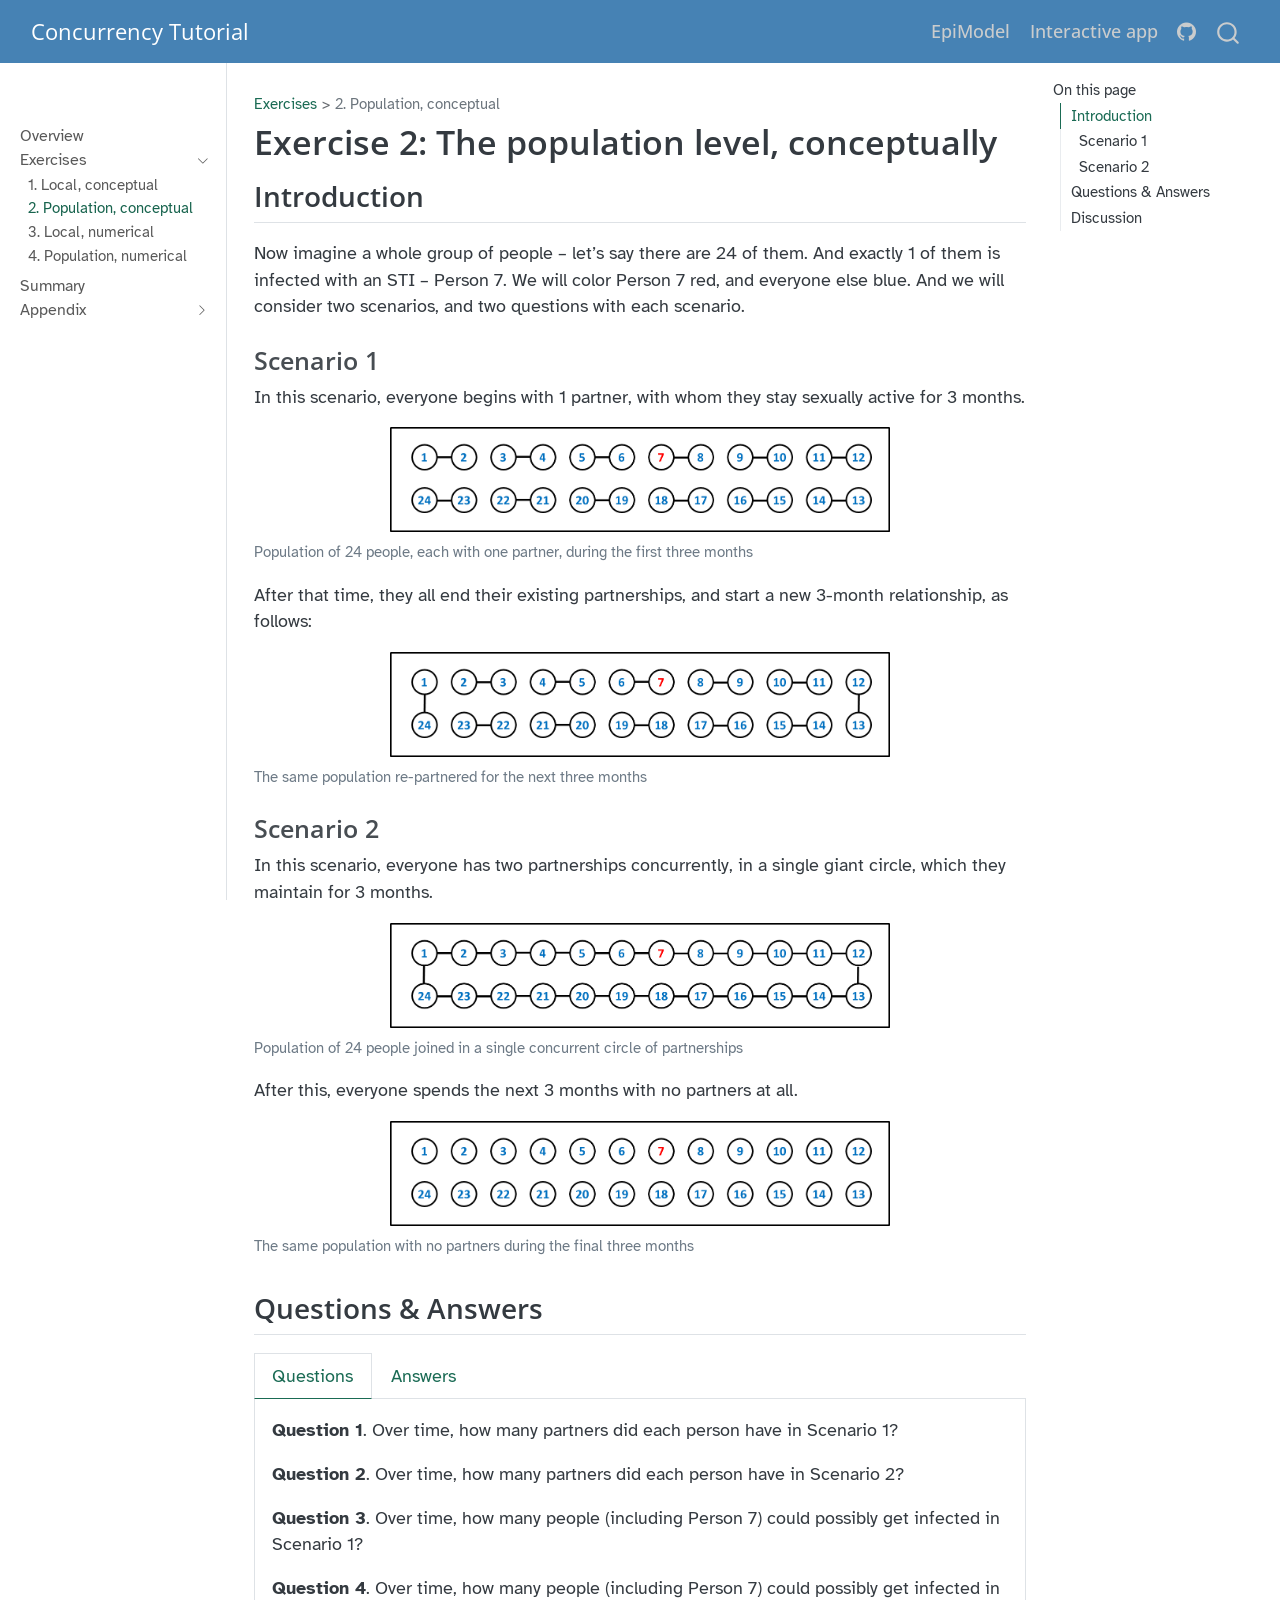
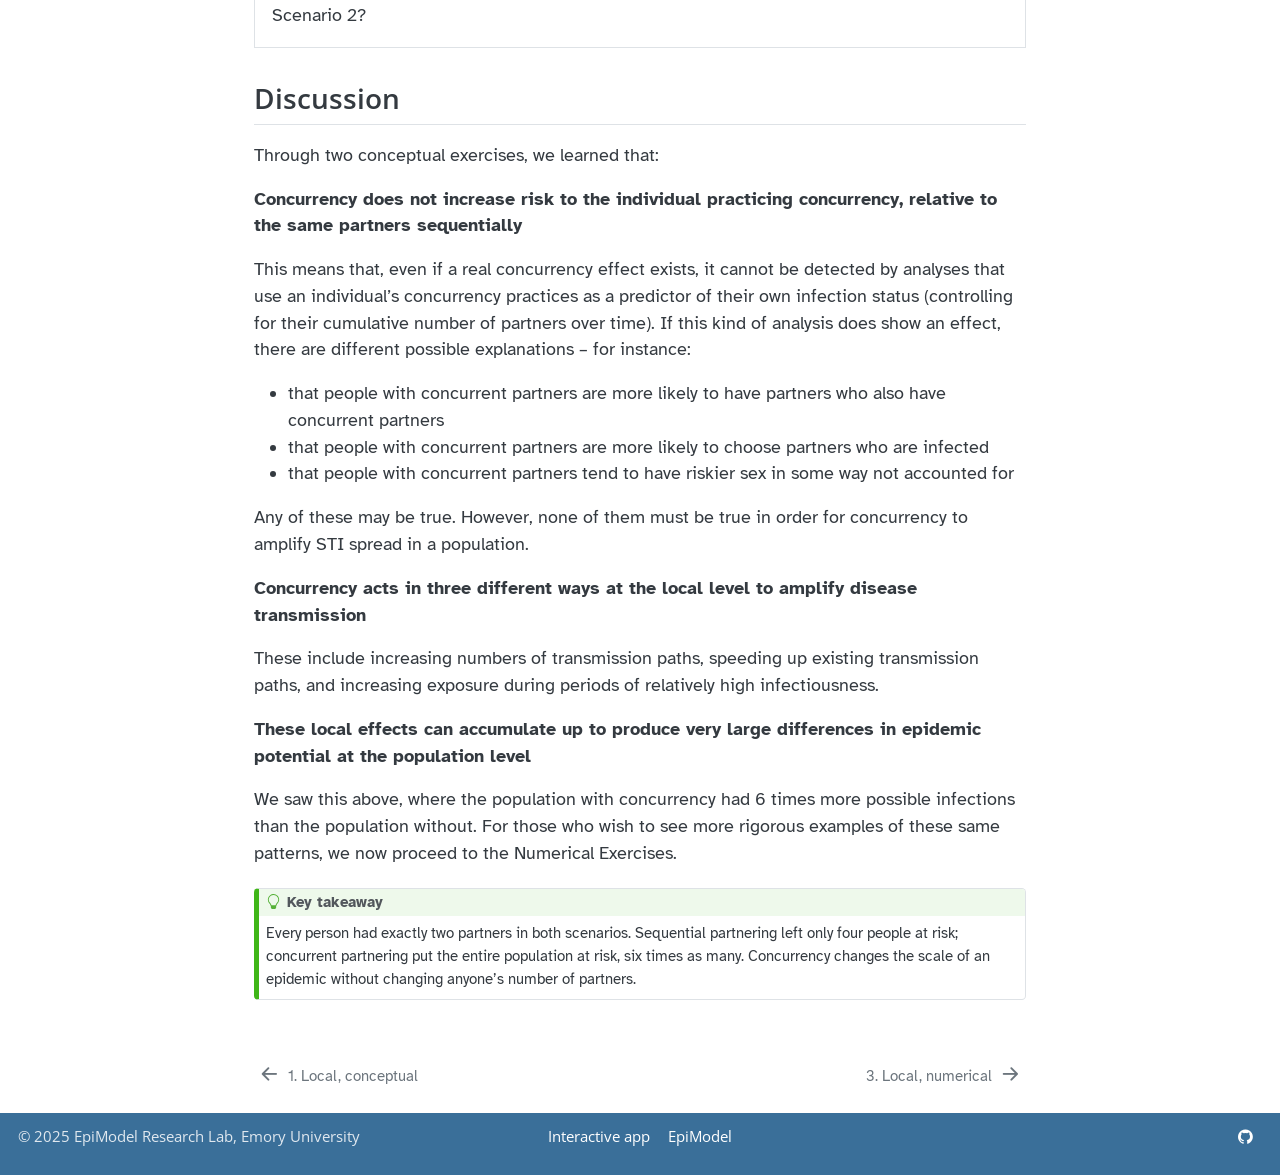
<file: ex2-pop-conceptual.html>
<!DOCTYPE html>
<html xmlns="http://www.w3.org/1999/xhtml" lang="en" xml:lang="en"><head>

<meta charset="utf-8">
<meta name="generator" content="quarto-1.9.38">

<meta name="viewport" content="width=device-width, initial-scale=1.0, user-scalable=yes">


<title>Exercise 2: The population level, conceptually – Concurrency Tutorial</title>
<style>
/* Default styles provided by pandoc.
** See https://pandoc.org/MANUAL.html#variables-for-html for config info.
*/
code{white-space: pre-wrap;}
span.smallcaps{font-variant: small-caps;}
div.columns{display: flex; gap: min(4vw, 1.5em);}
div.column{flex: auto; overflow-x: auto;}
div.hanging-indent{margin-left: 1.5em; text-indent: -1.5em;}
ul.task-list{list-style: none;}
ul.task-list li input[type="checkbox"] {
  width: 0.8em;
  margin: 0 0.8em 0.2em -1em; /* quarto-specific, see https://github.com/quarto-dev/quarto-cli/issues/4556 */ 
  vertical-align: middle;
}
</style>


<script src="site_libs/quarto-nav/quarto-nav.js"></script>
<script src="site_libs/clipboard/clipboard.min.js"></script>
<script src="site_libs/quarto-search/autocomplete.umd.js"></script>
<script src="site_libs/quarto-search/fuse.min.js"></script>
<script src="site_libs/quarto-search/quarto-search.js"></script>
<meta name="quarto:offset" content="./">
<link href="./ex3-local-numerical.html" rel="next">
<link href="./ex1-local-conceptual.html" rel="prev">
<script src="site_libs/quarto-html/quarto.js" type="module"></script>
<script src="site_libs/quarto-html/tabsets/tabsets.js" type="module"></script>
<script src="site_libs/quarto-html/popper.min.js"></script>
<script src="site_libs/quarto-html/tippy.umd.min.js"></script>
<script src="site_libs/quarto-html/anchor.min.js"></script>
<link href="site_libs/quarto-html/tippy.css" rel="stylesheet">
<link href="site_libs/quarto-html/quarto-syntax-highlighting-15634bcf2e68342d4ad2dfa704d543f6.css" rel="stylesheet" id="quarto-text-highlighting-styles">
<script src="site_libs/bootstrap/bootstrap.min.js"></script>
<link href="site_libs/bootstrap/bootstrap-icons.css" rel="stylesheet">
<link href="site_libs/bootstrap/bootstrap-df8a5dc4faa71e219bc521d2954a8932.min.css" rel="stylesheet" append-hash="true" id="quarto-bootstrap" data-mode="light">
<script id="quarto-search-options" type="application/json">{
  "location": "navbar",
  "copy-button": false,
  "collapse-after": 3,
  "panel-placement": "end",
  "type": "overlay",
  "limit": 50,
  "keyboard-shortcut": [
    "f",
    "/",
    "s"
  ],
  "show-item-context": false,
  "language": {
    "search-no-results-text": "No results",
    "search-matching-documents-text": "matching documents",
    "search-copy-link-title": "Copy link to search",
    "search-hide-matches-text": "Hide additional matches",
    "search-more-match-text": "more match in this document",
    "search-more-matches-text": "more matches in this document",
    "search-clear-button-title": "Clear",
    "search-text-placeholder": "",
    "search-detached-cancel-button-title": "Cancel",
    "search-submit-button-title": "Submit",
    "search-label": "Search"
  }
}</script>


<link rel="stylesheet" href="styles.css">
</head>

<body class="nav-sidebar docked nav-fixed quarto-light">

<div id="quarto-search-results"></div>
  <header id="quarto-header" class="headroom fixed-top">
    <nav class="navbar navbar-expand-lg " data-bs-theme="dark">
      <div class="navbar-container container-fluid">
      <div class="navbar-brand-container mx-auto">
    <a class="navbar-brand" href="./index.html">
    <span class="navbar-title">Concurrency Tutorial</span>
    </a>
  </div>
            <div id="quarto-search" class="" title="Search"></div>
          <button class="navbar-toggler" type="button" data-bs-toggle="collapse" data-bs-target="#navbarCollapse" aria-controls="navbarCollapse" role="menu" aria-expanded="false" aria-label="Toggle navigation" onclick="if (window.quartoToggleHeadroom) { window.quartoToggleHeadroom(); }">
  <span class="navbar-toggler-icon"></span>
</button>
          <div class="collapse navbar-collapse" id="navbarCollapse">
            <ul class="navbar-nav navbar-nav-scroll ms-auto">
  <li class="nav-item">
    <a class="nav-link" href="https://www.epimodel.org"> 
<span class="menu-text">EpiModel</span></a>
  </li>  
  <li class="nav-item">
    <a class="nav-link" href="https://epimodel.github.io/concurrency.sim"> 
<span class="menu-text">Interactive app</span></a>
  </li>  
  <li class="nav-item compact">
    <a class="nav-link" href="https://github.com/EpiModel/ConcurrencyTutorial"> <i class="bi bi-github" role="img" aria-label="GitHub">
</i> 
<span class="menu-text"></span></a>
  </li>  
</ul>
          </div> <!-- /navcollapse -->
            <div class="quarto-navbar-tools">
</div>
      </div> <!-- /container-fluid -->
    </nav>
  <nav class="quarto-secondary-nav">
    <div class="container-fluid d-flex">
      <button type="button" class="quarto-btn-toggle btn" data-bs-toggle="collapse" role="button" data-bs-target=".quarto-sidebar-collapse-item" aria-controls="quarto-sidebar" aria-expanded="false" aria-label="Toggle sidebar navigation" onclick="if (window.quartoToggleHeadroom) { window.quartoToggleHeadroom(); }">
        <i class="bi bi-layout-text-sidebar-reverse"></i>
      </button>
        <nav class="quarto-page-breadcrumbs" aria-label="breadcrumb"><ol class="breadcrumb"><li class="breadcrumb-item"><a href="./ex1-local-conceptual.html">Exercises</a></li><li class="breadcrumb-item"><a href="./ex2-pop-conceptual.html">2. Population, conceptual</a></li></ol></nav>
        <a class="flex-grow-1" role="navigation" data-bs-toggle="collapse" data-bs-target=".quarto-sidebar-collapse-item" aria-controls="quarto-sidebar" aria-expanded="false" aria-label="Toggle sidebar navigation" onclick="if (window.quartoToggleHeadroom) { window.quartoToggleHeadroom(); }">      
        </a>
      <button type="button" class="btn quarto-search-button" aria-label="Search" onclick="window.quartoOpenSearch();">
        <i class="bi bi-search"></i>
      </button>
    </div>
  </nav>
</header>
<!-- content -->
<div id="quarto-content" class="quarto-container page-columns page-rows-contents page-layout-article page-navbar">
<!-- sidebar -->
  <nav id="quarto-sidebar" class="sidebar collapse collapse-horizontal quarto-sidebar-collapse-item sidebar-navigation docked overflow-auto">
        <div class="mt-2 flex-shrink-0 align-items-center">
        <div class="sidebar-search">
        <div id="quarto-search" class="" title="Search"></div>
        </div>
        </div>
    <div class="sidebar-menu-container"> 
    <ul class="list-unstyled mt-1">
        <li class="sidebar-item">
  <div class="sidebar-item-container"> 
  <a href="./index.html" class="sidebar-item-text sidebar-link">
 <span class="menu-text">Overview</span></a>
  </div>
</li>
        <li class="sidebar-item sidebar-item-section">
      <div class="sidebar-item-container"> 
            <a class="sidebar-item-text sidebar-link text-start" data-bs-toggle="collapse" data-bs-target="#quarto-sidebar-section-1" role="navigation" aria-expanded="true">
 <span class="menu-text">Exercises</span></a>
          <a class="sidebar-item-toggle text-start" data-bs-toggle="collapse" data-bs-target="#quarto-sidebar-section-1" role="navigation" aria-expanded="true" aria-label="Toggle section">
            <i class="bi bi-chevron-right ms-2"></i>
          </a> 
      </div>
      <ul id="quarto-sidebar-section-1" class="collapse list-unstyled sidebar-section depth1 show">  
          <li class="sidebar-item">
  <div class="sidebar-item-container"> 
  <a href="./ex1-local-conceptual.html" class="sidebar-item-text sidebar-link">
 <span class="menu-text">1. Local, conceptual</span></a>
  </div>
</li>
          <li class="sidebar-item">
  <div class="sidebar-item-container"> 
  <a href="./ex2-pop-conceptual.html" class="sidebar-item-text sidebar-link active">
 <span class="menu-text">2. Population, conceptual</span></a>
  </div>
</li>
          <li class="sidebar-item">
  <div class="sidebar-item-container"> 
  <a href="./ex3-local-numerical.html" class="sidebar-item-text sidebar-link">
 <span class="menu-text">3. Local, numerical</span></a>
  </div>
</li>
          <li class="sidebar-item">
  <div class="sidebar-item-container"> 
  <a href="./ex4-pop-numerical.html" class="sidebar-item-text sidebar-link">
 <span class="menu-text">4. Population, numerical</span></a>
  </div>
</li>
      </ul>
  </li>
        <li class="sidebar-item">
  <div class="sidebar-item-container"> 
  <a href="./summary.html" class="sidebar-item-text sidebar-link">
 <span class="menu-text">Summary</span></a>
  </div>
</li>
        <li class="sidebar-item sidebar-item-section">
      <div class="sidebar-item-container"> 
            <a class="sidebar-item-text sidebar-link text-start collapsed" data-bs-toggle="collapse" data-bs-target="#quarto-sidebar-section-2" role="navigation" aria-expanded="false">
 <span class="menu-text">Appendix</span></a>
          <a class="sidebar-item-toggle text-start collapsed" data-bs-toggle="collapse" data-bs-target="#quarto-sidebar-section-2" role="navigation" aria-expanded="false" aria-label="Toggle section">
            <i class="bi bi-chevron-right ms-2"></i>
          </a> 
      </div>
      <ul id="quarto-sidebar-section-2" class="collapse list-unstyled sidebar-section depth1 ">  
          <li class="sidebar-item">
  <div class="sidebar-item-container"> 
  <a href="./prob-tutorial.html" class="sidebar-item-text sidebar-link">
 <span class="menu-text">Rules of probability</span></a>
  </div>
</li>
          <li class="sidebar-item">
  <div class="sidebar-item-container"> 
  <a href="./r-tutorial.html" class="sidebar-item-text sidebar-link">
 <span class="menu-text">Introduction to R</span></a>
  </div>
</li>
          <li class="sidebar-item">
  <div class="sidebar-item-container"> 
  <a href="./resources.html" class="sidebar-item-text sidebar-link">
 <span class="menu-text">More resources</span></a>
  </div>
</li>
      </ul>
  </li>
    </ul>
    </div>
</nav>
<div id="quarto-sidebar-glass" class="quarto-sidebar-collapse-item" data-bs-toggle="collapse" data-bs-target=".quarto-sidebar-collapse-item"></div>
<!-- margin-sidebar -->
    <div id="quarto-margin-sidebar" class="sidebar margin-sidebar">
        <nav id="TOC" role="doc-toc" class="toc-active">
    <h2 id="toc-title">On this page</h2>
   
  <ul>
  <li><a href="#introduction" id="toc-introduction" class="nav-link active" data-scroll-target="#introduction">Introduction</a>
  <ul class="collapse">
  <li><a href="#scenario-1" id="toc-scenario-1" class="nav-link" data-scroll-target="#scenario-1">Scenario 1</a></li>
  <li><a href="#scenario-2" id="toc-scenario-2" class="nav-link" data-scroll-target="#scenario-2">Scenario 2</a></li>
  </ul></li>
  <li><a href="#questions-answers" id="toc-questions-answers" class="nav-link" data-scroll-target="#questions-answers">Questions &amp; Answers</a></li>
  <li><a href="#discussion" id="toc-discussion" class="nav-link" data-scroll-target="#discussion">Discussion</a></li>
  </ul>
</nav>
    </div>
<!-- main -->
<main class="content" id="quarto-document-content">

<header id="title-block-header" class="quarto-title-block default"><nav class="quarto-page-breadcrumbs quarto-title-breadcrumbs d-none d-lg-block" aria-label="breadcrumb"><ol class="breadcrumb"><li class="breadcrumb-item"><a href="./ex1-local-conceptual.html">Exercises</a></li><li class="breadcrumb-item"><a href="./ex2-pop-conceptual.html">2. Population, conceptual</a></li></ol></nav>
<div class="quarto-title">
<h1 class="title">Exercise 2: The population level, conceptually</h1>
</div>



<div class="quarto-title-meta">

    
  
    
  </div>
  


</header>


<section id="introduction" class="level2">
<h2 class="anchored" data-anchor-id="introduction">Introduction</h2>
<p>Now imagine a whole group of people – let’s say there are 24 of them. And exactly 1 of them is infected with an STI – Person 7. We will color Person 7 red, and everyone else blue. And we will consider two scenarios, and two questions with each scenario.</p>
<section id="scenario-1" class="level3">
<h3 class="anchored" data-anchor-id="scenario-1">Scenario 1</h3>
<p>In this scenario, everyone begins with 1 partner, with whom they stay sexually active for 3 months.</p>
<div class="quarto-figure quarto-figure-center">
<figure class="figure">
<p><img src="ConcurrencyTutorialFiles/Pop1.png" class="img-fluid figure-img" width="500"></p>
<figcaption>Population of 24 people, each with one partner, during the first three months</figcaption>
</figure>
</div>
<p>After that time, they all end their existing partnerships, and start a new 3-month relationship, as follows:</p>
<div class="quarto-figure quarto-figure-center">
<figure class="figure">
<p><img src="ConcurrencyTutorialFiles/Pop2.png" class="img-fluid figure-img" width="500"></p>
<figcaption>The same population re-partnered for the next three months</figcaption>
</figure>
</div>
</section>
<section id="scenario-2" class="level3">
<h3 class="anchored" data-anchor-id="scenario-2">Scenario 2</h3>
<p>In this scenario, everyone has two partnerships concurrently, in a single giant circle, which they maintain for 3 months.</p>
<div class="quarto-figure quarto-figure-center">
<figure class="figure">
<p><img src="ConcurrencyTutorialFiles/Pop3.png" class="img-fluid figure-img" width="500"></p>
<figcaption>Population of 24 people joined in a single concurrent circle of partnerships</figcaption>
</figure>
</div>
<p>After this, everyone spends the next 3 months with no partners at all.</p>
<div class="quarto-figure quarto-figure-center">
<figure class="figure">
<p><img src="ConcurrencyTutorialFiles/Pop4.png" class="img-fluid figure-img" width="500"></p>
<figcaption>The same population with no partners during the final three months</figcaption>
</figure>
</div>
</section>
</section>
<section id="questions-answers" class="level2">
<h2 class="anchored" data-anchor-id="questions-answers">Questions &amp; Answers</h2>
<div class="tabset-margin-container"></div><div class="panel-tabset">
<ul class="nav nav-tabs" role="tablist"><li class="nav-item" role="presentation"><a class="nav-link active" id="tabset-1-1-tab" data-bs-toggle="tab" data-bs-target="#tabset-1-1" role="tab" aria-controls="tabset-1-1" aria-selected="true" href="">Questions</a></li><li class="nav-item" role="presentation"><a class="nav-link" id="tabset-1-2-tab" data-bs-toggle="tab" data-bs-target="#tabset-1-2" role="tab" aria-controls="tabset-1-2" aria-selected="false" href="">Answers</a></li></ul>
<div class="tab-content">
<div id="tabset-1-1" class="tab-pane active" role="tabpanel" aria-labelledby="tabset-1-1-tab">
<p><strong>Question 1</strong>. Over time, how many partners did each person have in Scenario 1?</p>
<p><strong>Question 2</strong>. Over time, how many partners did each person have in Scenario 2?</p>
<p><strong>Question 3</strong>. Over time, how many people (including Person 7) could possibly get infected in Scenario 1?</p>
<p><strong>Question 4</strong>. Over time, how many people (including Person 7) could possibly get infected in Scenario 2?</p>
</div>
<div id="tabset-1-2" class="tab-pane" role="tabpanel" aria-labelledby="tabset-1-2-tab">
<p><strong>Question 1</strong>. Over time, how many partners did each person have in Scenario 1? Answer: <strong>2</strong>. Every single person in the population has two partners, and they all have them sequentially.</p>
<p><strong>Question 2</strong>. Over time, how many partners did each person have in Scenario 2? Answer: <strong>2</strong>. Every single person in the population has two partners, and they all have them concurrently.</p>
<p><strong>Question 3</strong>. Over time, how many people (including Person 7) could possibly get infected in Scenario 1? Answer: <strong>4</strong>. Person 7 could infect person 8 during the first three months. Then, during the next three months, 7 could infect 6, and 8 could infect 9. But that is as far as the infection can go.</p>
<p><strong>Question 4</strong>. Over time, how many people (including Person 7) could possibly get infected in Scenario 2? Answer: <strong>24</strong>. The infection could travel the whole way around the circle, without stopping.</p>
<p>That means that 6 times more people are at risk in the second scenario than in the first one. And in both scenarios, everyone had exactly two partners. The only difference is that in the first scenario the partnerships are sequential, and in the second one they are concurrent.</p>
<p>Notice that this magnitude can change: no matter how large the population gets, in the first scenario there are always four people at risk, and in the second scenario, the entire population is at risk, whether that’s 24 people, or 100, or 1000. The only thing limiting the spread of disease to the whole population in the concurrency case is the fact that most diseases have relatively low probability of transmissions per contact. So in practice, an infection is unlikely to go all the way around a circle of 100 or 1000 people in the time span of six months. But it will almost certainly infect more people (and possibly many more) than in the sequential monogamy case.</p>
<p>Remember, of course, that these scenarios are not meant to be realistic—in no population does everybody have exactly two partnerships, whether sequential or concurrent, or change partners at exactly the same time. But this exercise does make clear how powerful concurrency can be in facilitating rapid and large-scale diffusion of an STI in a population, in ways that sequential monogamy typically does not.</p>
</div>
</div>
</div>
</section>
<section id="discussion" class="level2">
<h2 class="anchored" data-anchor-id="discussion">Discussion</h2>
<p>Through two conceptual exercises, we learned that:</p>
<p><strong>Concurrency does not increase risk to the individual practicing concurrency, relative to the same partners sequentially</strong></p>
<p>This means that, even if a real concurrency effect exists, it cannot be detected by analyses that use an individual’s concurrency practices as a predictor of their own infection status (controlling for their cumulative number of partners over time). If this kind of analysis does show an effect, there are different possible explanations – for instance:</p>
<ul>
<li>that people with concurrent partners are more likely to have partners who also have concurrent partners</li>
<li>that people with concurrent partners are more likely to choose partners who are infected</li>
<li>that people with concurrent partners tend to have riskier sex in some way not accounted for</li>
</ul>
<p>Any of these may be true. However, none of them must be true in order for concurrency to amplify STI spread in a population.</p>
<p><strong>Concurrency acts in three different ways at the local level to amplify disease transmission</strong></p>
<p>These include increasing numbers of transmission paths, speeding up existing transmission paths, and increasing exposure during periods of relatively high infectiousness.</p>
<p><strong>These local effects can accumulate up to produce very large differences in epidemic potential at the population level</strong></p>
<p>We saw this above, where the population with concurrency had 6 times more possible infections than the population without. For those who wish to see more rigorous examples of these same patterns, we now proceed to the Numerical Exercises.</p>
<div class="callout callout-style-default callout-tip callout-titled" title="Key takeaway">
<div class="callout-header d-flex align-content-center">
<div class="callout-icon-container">
<i class="callout-icon"></i>
</div>
<div class="callout-title-container flex-fill">
<span class="screen-reader-only">Tip</span>Key takeaway
</div>
</div>
<div class="callout-body-container callout-body">
<p>Every person had exactly two partners in both scenarios. Sequential partnering left only four people at risk; concurrent partnering put the entire population at risk, six times as many. Concurrency changes the scale of an epidemic without changing anyone’s number of partners.</p>
</div>
</div>


</section>

</main> <!-- /main -->
<script id="quarto-html-after-body" type="application/javascript">
  window.document.addEventListener("DOMContentLoaded", function (event) {
    const icon = "";
    const anchorJS = new window.AnchorJS();
    anchorJS.options = {
      placement: 'right',
      icon: icon
    };
    anchorJS.add('.anchored');
    const isCodeAnnotation = (el) => {
      for (const clz of el.classList) {
        if (clz.startsWith('code-annotation-')) {                     
          return true;
        }
      }
      return false;
    }
    const onCopySuccess = function(e) {
      // button target
      const button = e.trigger;
      // don't keep focus
      button.blur();
      // flash "checked"
      button.classList.add('code-copy-button-checked');
      var currentTitle = button.getAttribute("title");
      button.setAttribute("title", "Copied!");
      let tooltip;
      if (window.bootstrap) {
        button.setAttribute("data-bs-toggle", "tooltip");
        button.setAttribute("data-bs-placement", "left");
        button.setAttribute("data-bs-title", "Copied!");
        tooltip = new bootstrap.Tooltip(button, 
          { trigger: "manual", 
            customClass: "code-copy-button-tooltip",
            offset: [0, -8]});
        tooltip.show();    
      }
      setTimeout(function() {
        if (tooltip) {
          tooltip.hide();
          button.removeAttribute("data-bs-title");
          button.removeAttribute("data-bs-toggle");
          button.removeAttribute("data-bs-placement");
        }
        button.setAttribute("title", currentTitle);
        button.classList.remove('code-copy-button-checked');
      }, 1000);
      // clear code selection
      e.clearSelection();
    }
    const getTextToCopy = function(trigger) {
      const outerScaffold = trigger.parentElement.cloneNode(true);
      const codeEl = outerScaffold.querySelector('code');
      for (const childEl of codeEl.children) {
        if (isCodeAnnotation(childEl)) {
          childEl.remove();
        }
      }
      return codeEl.innerText;
    }
    const clipboard = new window.ClipboardJS('.code-copy-button:not([data-in-quarto-modal])', {
      text: getTextToCopy
    });
    clipboard.on('success', onCopySuccess);
    if (window.document.getElementById('quarto-embedded-source-code-modal')) {
      const clipboardModal = new window.ClipboardJS('.code-copy-button[data-in-quarto-modal]', {
        text: getTextToCopy,
        container: window.document.getElementById('quarto-embedded-source-code-modal')
      });
      clipboardModal.on('success', onCopySuccess);
    }
      var localhostRegex = new RegExp(/^(?:http|https):\/\/localhost\:?[0-9]*\//);
      var mailtoRegex = new RegExp(/^mailto:/);
        var filterRegex = new RegExp("https:\/\/EpiModel\.github\.io\/ConcurrencyTutorial\/");
      var isInternal = (href) => {
          return filterRegex.test(href) || localhostRegex.test(href) || mailtoRegex.test(href);
      }
      // Inspect non-navigation links and adorn them if external
     var links = window.document.querySelectorAll('a[href]:not(.nav-link):not(.navbar-brand):not(.toc-action):not(.sidebar-link):not(.sidebar-item-toggle):not(.pagination-link):not(.no-external):not([aria-hidden]):not(.dropdown-item):not(.quarto-navigation-tool):not(.about-link)');
      for (var i=0; i<links.length; i++) {
        const link = links[i];
        if (!isInternal(link.href)) {
          // undo the damage that might have been done by quarto-nav.js in the case of
          // links that we want to consider external
          if (link.dataset.originalHref !== undefined) {
            link.href = link.dataset.originalHref;
          }
            // target, if specified
            link.setAttribute("target", "_blank");
            if (link.getAttribute("rel") === null) {
              link.setAttribute("rel", "noopener");
            }
        }
      }
    function tippyHover(el, contentFn, onTriggerFn, onUntriggerFn) {
      const config = {
        allowHTML: true,
        maxWidth: 500,
        delay: 100,
        arrow: false,
        appendTo: function(el) {
            return el.parentElement;
        },
        interactive: true,
        interactiveBorder: 10,
        theme: 'quarto',
        placement: 'bottom-start',
      };
      if (contentFn) {
        config.content = contentFn;
      }
      if (onTriggerFn) {
        config.onTrigger = onTriggerFn;
      }
      if (onUntriggerFn) {
        config.onUntrigger = onUntriggerFn;
      }
      window.tippy(el, config); 
    }
    const noterefs = window.document.querySelectorAll('a[role="doc-noteref"]');
    for (var i=0; i<noterefs.length; i++) {
      const ref = noterefs[i];
      tippyHover(ref, function() {
        // use id or data attribute instead here
        let href = ref.getAttribute('data-footnote-href') || ref.getAttribute('href');
        try { href = new URL(href).hash; } catch {}
        const id = href.replace(/^#\/?/, "");
        const note = window.document.getElementById(id);
        if (note) {
          return note.innerHTML;
        } else {
          return "";
        }
      });
    }
    const xrefs = window.document.querySelectorAll('a.quarto-xref');
    const processXRef = (id, note) => {
      // Strip column container classes
      const stripColumnClz = (el) => {
        el.classList.remove("page-full", "page-columns");
        if (el.children) {
          for (const child of el.children) {
            stripColumnClz(child);
          }
        }
      }
      stripColumnClz(note)
      if (id === null || id.startsWith('sec-')) {
        // Special case sections, only their first couple elements
        const container = document.createElement("div");
        if (note.children && note.children.length > 2) {
          container.appendChild(note.children[0].cloneNode(true));
          for (let i = 1; i < note.children.length; i++) {
            const child = note.children[i];
            if (child.tagName === "P" && child.innerText === "") {
              continue;
            } else {
              container.appendChild(child.cloneNode(true));
              break;
            }
          }
          if (window.Quarto?.typesetMath) {
            window.Quarto.typesetMath(container);
          }
          return container.innerHTML
        } else {
          if (window.Quarto?.typesetMath) {
            window.Quarto.typesetMath(note);
          }
          return note.innerHTML;
        }
      } else {
        // Remove any anchor links if they are present
        const anchorLink = note.querySelector('a.anchorjs-link');
        if (anchorLink) {
          anchorLink.remove();
        }
        if (window.Quarto?.typesetMath) {
          window.Quarto.typesetMath(note);
        }
        if (note.classList.contains("callout")) {
          return note.outerHTML;
        } else {
          return note.innerHTML;
        }
      }
    }
    for (var i=0; i<xrefs.length; i++) {
      const xref = xrefs[i];
      tippyHover(xref, undefined, function(instance) {
        instance.disable();
        let url = xref.getAttribute('href');
        let hash = undefined; 
        if (url.startsWith('#')) {
          hash = url;
        } else {
          try { hash = new URL(url).hash; } catch {}
        }
        if (hash) {
          const id = hash.replace(/^#\/?/, "");
          const note = window.document.getElementById(id);
          if (note !== null) {
            try {
              const html = processXRef(id, note.cloneNode(true));
              instance.setContent(html);
            } finally {
              instance.enable();
              instance.show();
            }
          } else {
            // See if we can fetch this
            fetch(url.split('#')[0])
            .then(res => res.text())
            .then(html => {
              const parser = new DOMParser();
              const htmlDoc = parser.parseFromString(html, "text/html");
              const note = htmlDoc.getElementById(id);
              if (note !== null) {
                const html = processXRef(id, note);
                instance.setContent(html);
              } 
            }).finally(() => {
              instance.enable();
              instance.show();
            });
          }
        } else {
          // See if we can fetch a full url (with no hash to target)
          // This is a special case and we should probably do some content thinning / targeting
          fetch(url)
          .then(res => res.text())
          .then(html => {
            const parser = new DOMParser();
            const htmlDoc = parser.parseFromString(html, "text/html");
            const note = htmlDoc.querySelector('main.content');
            if (note !== null) {
              // This should only happen for chapter cross references
              // (since there is no id in the URL)
              // remove the first header
              if (note.children.length > 0 && note.children[0].tagName === "HEADER") {
                note.children[0].remove();
              }
              const html = processXRef(null, note);
              instance.setContent(html);
            } 
          }).finally(() => {
            instance.enable();
            instance.show();
          });
        }
      }, function(instance) {
      });
    }
        let selectedAnnoteEl;
        const selectorForAnnotation = ( cell, annotation) => {
          let cellAttr = 'data-code-cell="' + cell + '"';
          let lineAttr = 'data-code-annotation="' +  annotation + '"';
          const selector = 'span[' + cellAttr + '][' + lineAttr + ']';
          return selector;
        }
        const selectCodeLines = (annoteEl) => {
          const doc = window.document;
          const targetCell = annoteEl.getAttribute("data-target-cell");
          const targetAnnotation = annoteEl.getAttribute("data-target-annotation");
          const annoteSpan = window.document.querySelector(selectorForAnnotation(targetCell, targetAnnotation));
          const lines = annoteSpan.getAttribute("data-code-lines").split(",");
          const lineIds = lines.map((line) => {
            return targetCell + "-" + line;
          })
          let top = null;
          let height = null;
          let parent = null;
          if (lineIds.length > 0) {
              //compute the position of the single el (top and bottom and make a div)
              const el = window.document.getElementById(lineIds[0]);
              top = el.offsetTop;
              height = el.offsetHeight;
              parent = el.parentElement.parentElement;
            if (lineIds.length > 1) {
              const lastEl = window.document.getElementById(lineIds[lineIds.length - 1]);
              const bottom = lastEl.offsetTop + lastEl.offsetHeight;
              height = bottom - top;
            }
            if (top !== null && height !== null && parent !== null) {
              // cook up a div (if necessary) and position it 
              let div = window.document.getElementById("code-annotation-line-highlight");
              if (div === null) {
                div = window.document.createElement("div");
                div.setAttribute("id", "code-annotation-line-highlight");
                div.style.position = 'absolute';
                parent.appendChild(div);
              }
              div.style.top = top - 2 + "px";
              div.style.height = height + 4 + "px";
              div.style.left = 0;
              let gutterDiv = window.document.getElementById("code-annotation-line-highlight-gutter");
              if (gutterDiv === null) {
                gutterDiv = window.document.createElement("div");
                gutterDiv.setAttribute("id", "code-annotation-line-highlight-gutter");
                gutterDiv.style.position = 'absolute';
                const codeCell = window.document.getElementById(targetCell);
                const gutter = codeCell.querySelector('.code-annotation-gutter');
                gutter.appendChild(gutterDiv);
              }
              gutterDiv.style.top = top - 2 + "px";
              gutterDiv.style.height = height + 4 + "px";
            }
            selectedAnnoteEl = annoteEl;
          }
        };
        const unselectCodeLines = () => {
          const elementsIds = ["code-annotation-line-highlight", "code-annotation-line-highlight-gutter"];
          elementsIds.forEach((elId) => {
            const div = window.document.getElementById(elId);
            if (div) {
              div.remove();
            }
          });
          selectedAnnoteEl = undefined;
        };
          // Handle positioning of the toggle
      window.addEventListener(
        "resize",
        throttle(() => {
          elRect = undefined;
          if (selectedAnnoteEl) {
            selectCodeLines(selectedAnnoteEl);
          }
        }, 10)
      );
      function throttle(fn, ms) {
      let throttle = false;
      let timer;
        return (...args) => {
          if(!throttle) { // first call gets through
              fn.apply(this, args);
              throttle = true;
          } else { // all the others get throttled
              if(timer) clearTimeout(timer); // cancel #2
              timer = setTimeout(() => {
                fn.apply(this, args);
                timer = throttle = false;
              }, ms);
          }
        };
      }
        // Attach click handler to the DT
        const annoteDls = window.document.querySelectorAll('dt[data-target-cell]');
        for (const annoteDlNode of annoteDls) {
          annoteDlNode.addEventListener('click', (event) => {
            const clickedEl = event.target;
            if (clickedEl !== selectedAnnoteEl) {
              unselectCodeLines();
              const activeEl = window.document.querySelector('dt[data-target-cell].code-annotation-active');
              if (activeEl) {
                activeEl.classList.remove('code-annotation-active');
              }
              selectCodeLines(clickedEl);
              clickedEl.classList.add('code-annotation-active');
            } else {
              // Unselect the line
              unselectCodeLines();
              clickedEl.classList.remove('code-annotation-active');
            }
          });
        }
    const findCites = (el) => {
      const parentEl = el.parentElement;
      if (parentEl) {
        const cites = parentEl.dataset.cites;
        if (cites) {
          return {
            el,
            cites: cites.split(' ')
          };
        } else {
          return findCites(el.parentElement)
        }
      } else {
        return undefined;
      }
    };
    var bibliorefs = window.document.querySelectorAll('a[role="doc-biblioref"]');
    for (var i=0; i<bibliorefs.length; i++) {
      const ref = bibliorefs[i];
      const citeInfo = findCites(ref);
      if (citeInfo) {
        tippyHover(citeInfo.el, function() {
          var popup = window.document.createElement('div');
          citeInfo.cites.forEach(function(cite) {
            var citeDiv = window.document.createElement('div');
            citeDiv.classList.add('hanging-indent');
            citeDiv.classList.add('csl-entry');
            var biblioDiv = window.document.getElementById('ref-' + cite);
            if (biblioDiv) {
              citeDiv.innerHTML = biblioDiv.innerHTML;
            }
            popup.appendChild(citeDiv);
          });
          return popup.innerHTML;
        });
      }
    }
  });
  </script>
<nav class="page-navigation">
  <div class="nav-page nav-page-previous">
      <a href="./ex1-local-conceptual.html" class="pagination-link" aria-label="1. Local, conceptual">
        <i class="bi bi-arrow-left-short"></i> <span class="nav-page-text">1. Local, conceptual</span>
      </a>          
  </div>
  <div class="nav-page nav-page-next">
      <a href="./ex3-local-numerical.html" class="pagination-link" aria-label="3. Local, numerical">
        <span class="nav-page-text">3. Local, numerical</span> <i class="bi bi-arrow-right-short"></i>
      </a>
  </div>
</nav>
</div> <!-- /content -->
<footer class="footer">
  <div class="nav-footer">
    <div class="nav-footer-left">
      <ul class="footer-items list-unstyled">
    <li class="nav-item">
 © 2025 EpiModel Research Lab, Emory University
  </li>  
</ul>
    </div>   
    <div class="nav-footer-center">
      <ul class="footer-items list-unstyled">
    <li class="nav-item">
    <a class="nav-link" href="https://epimodel.github.io/concurrency.sim" target="_blank">
<p>Interactive app</p>
</a>
  </li>  
    <li class="nav-item">
    <a class="nav-link" href="https://www.epimodel.org" target="_blank">
<p>EpiModel</p>
</a>
  </li>  
</ul>
    </div>
    <div class="nav-footer-right">
      <ul class="footer-items list-unstyled">
    <li class="nav-item compact">
    <a class="nav-link" href="https://github.com/EpiModel/ConcurrencyTutorial" target="_blank">
      <i class="bi bi-github" role="img">
</i> 
    </a>
  </li>  
</ul>
    </div>
  </div>
</footer>




</body></html>
</file>
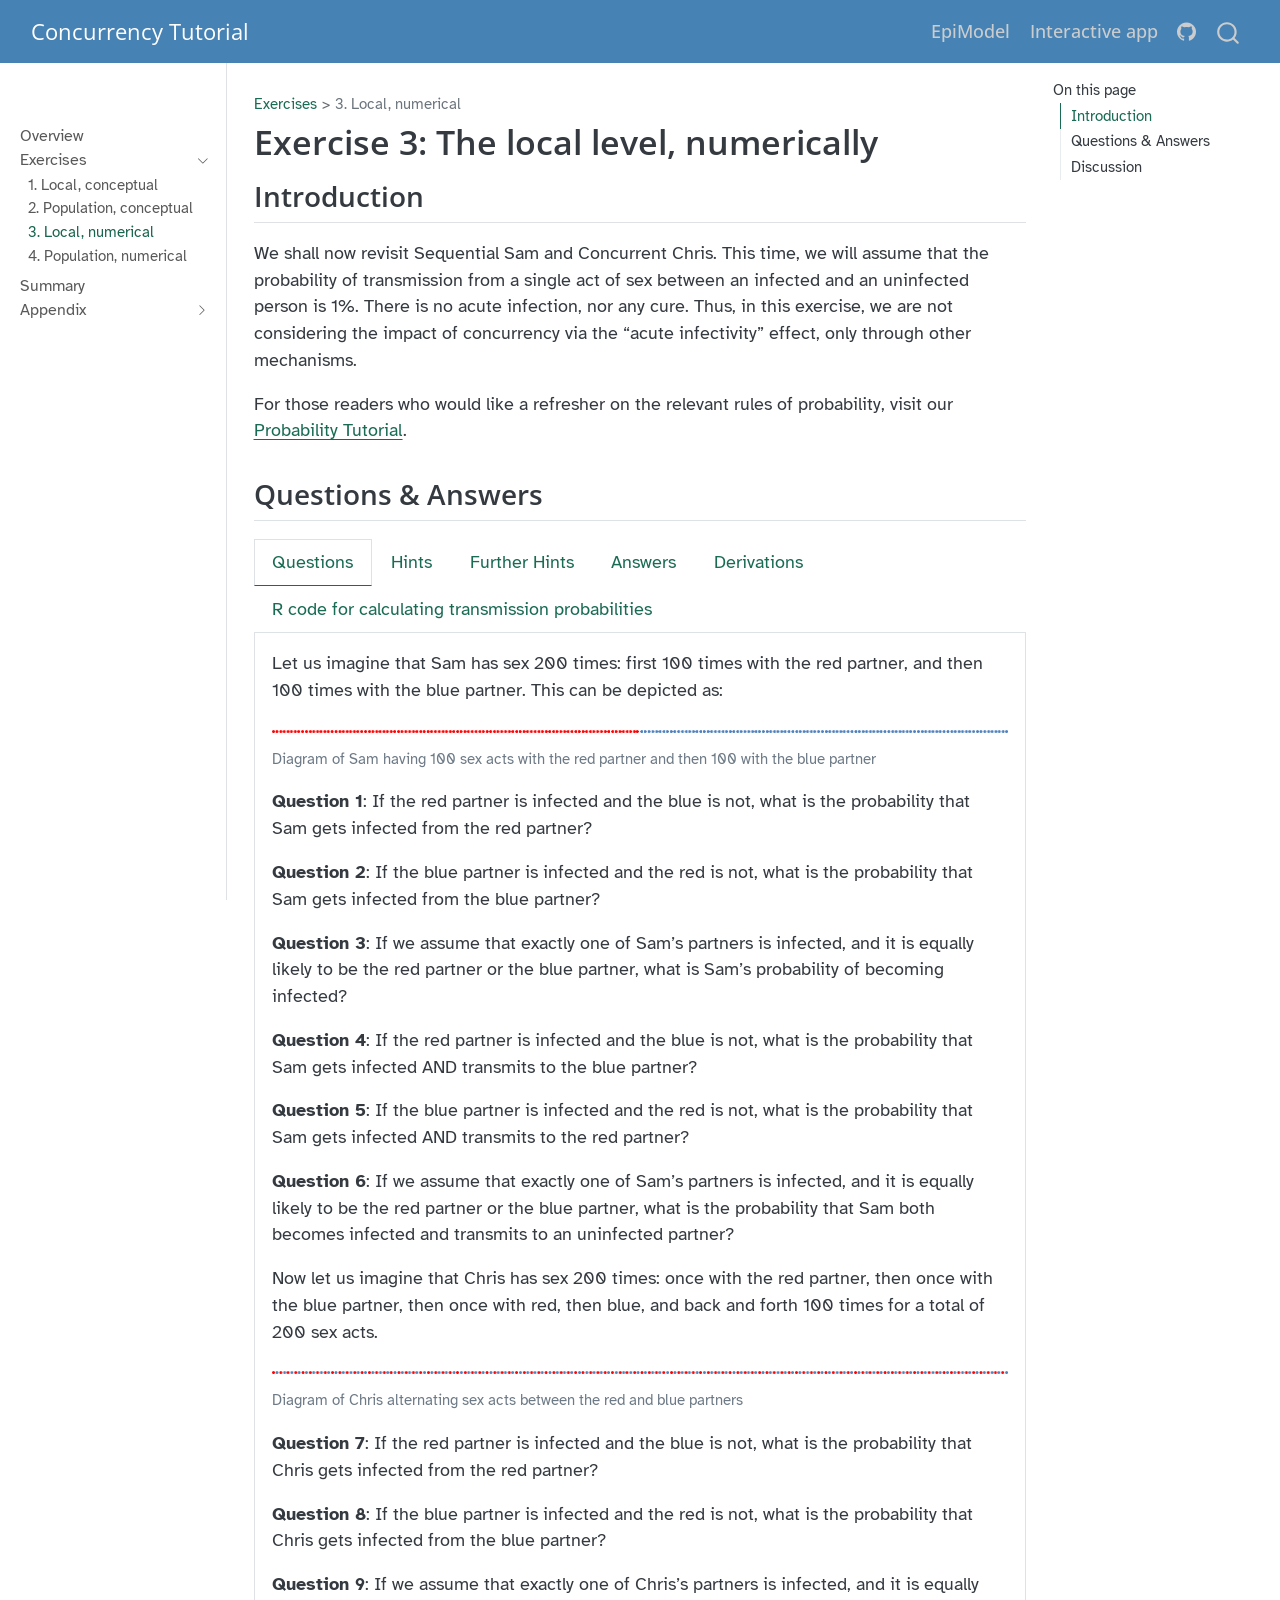
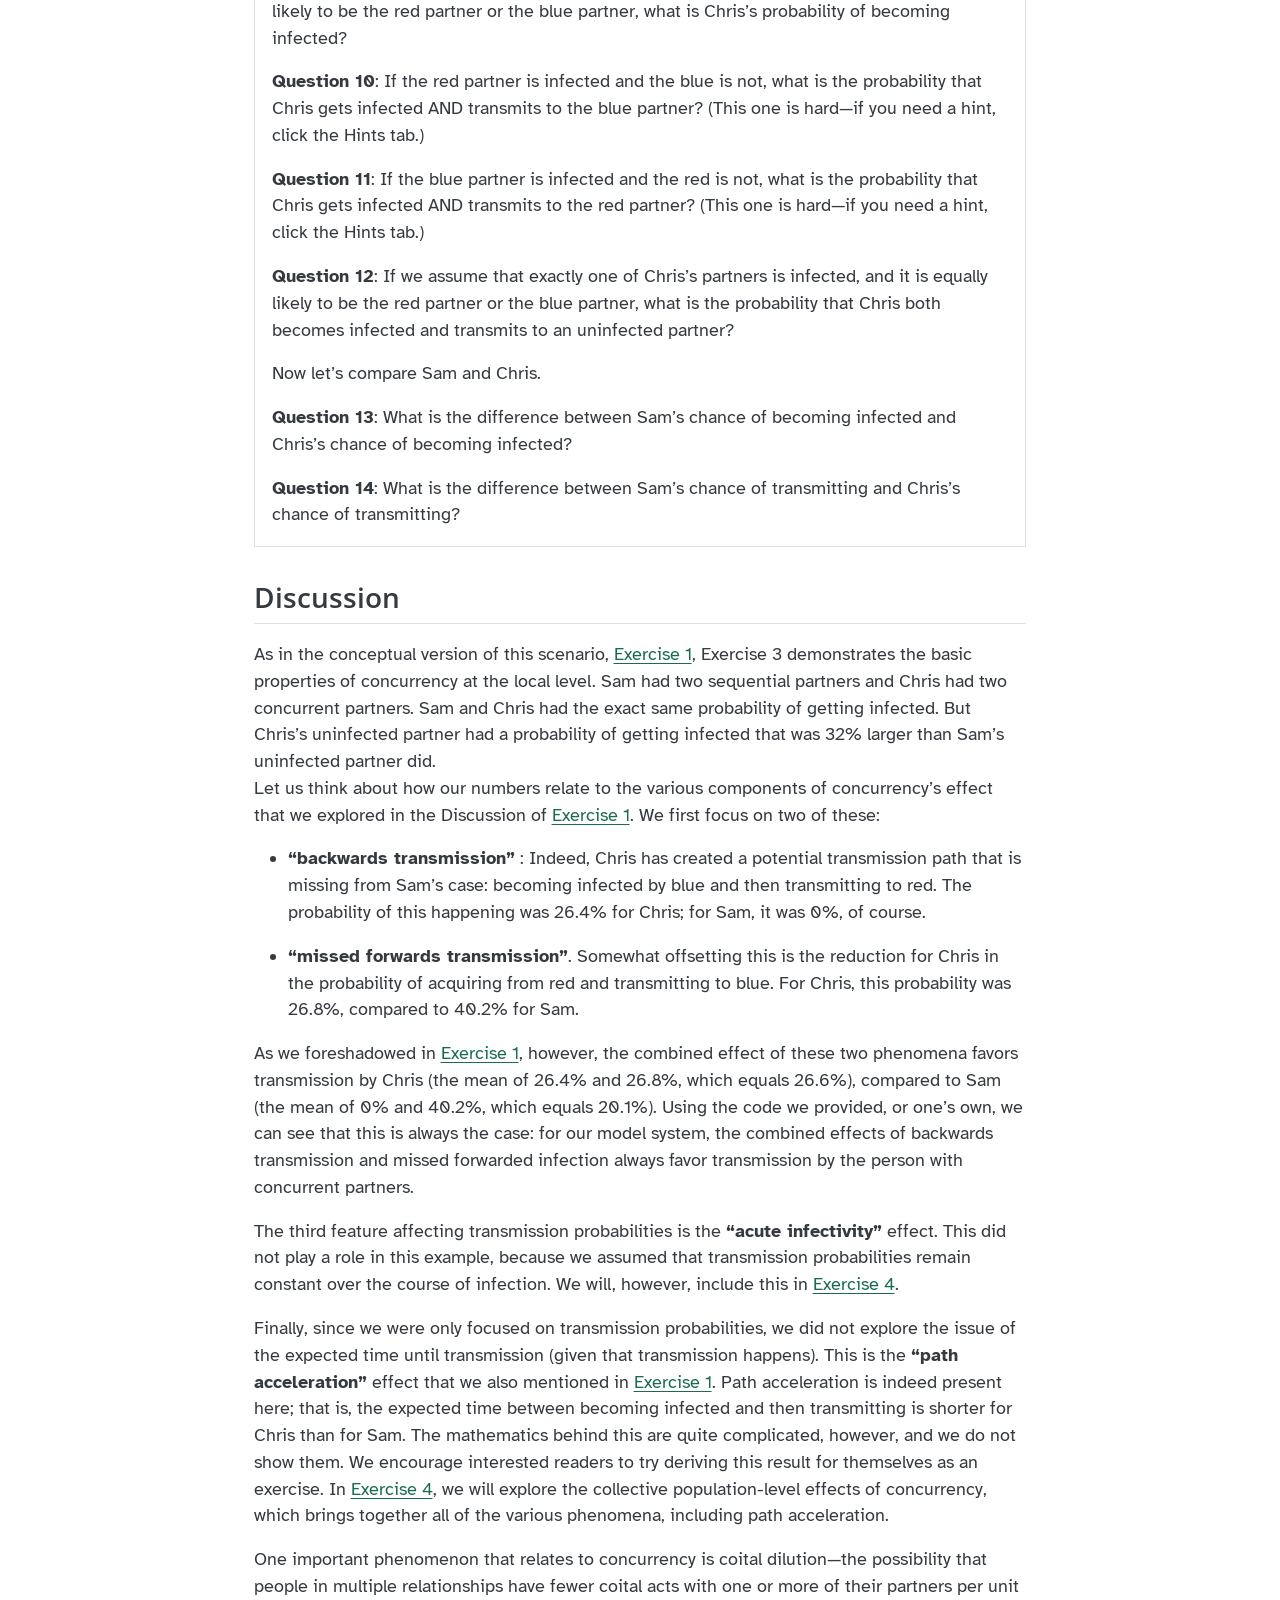
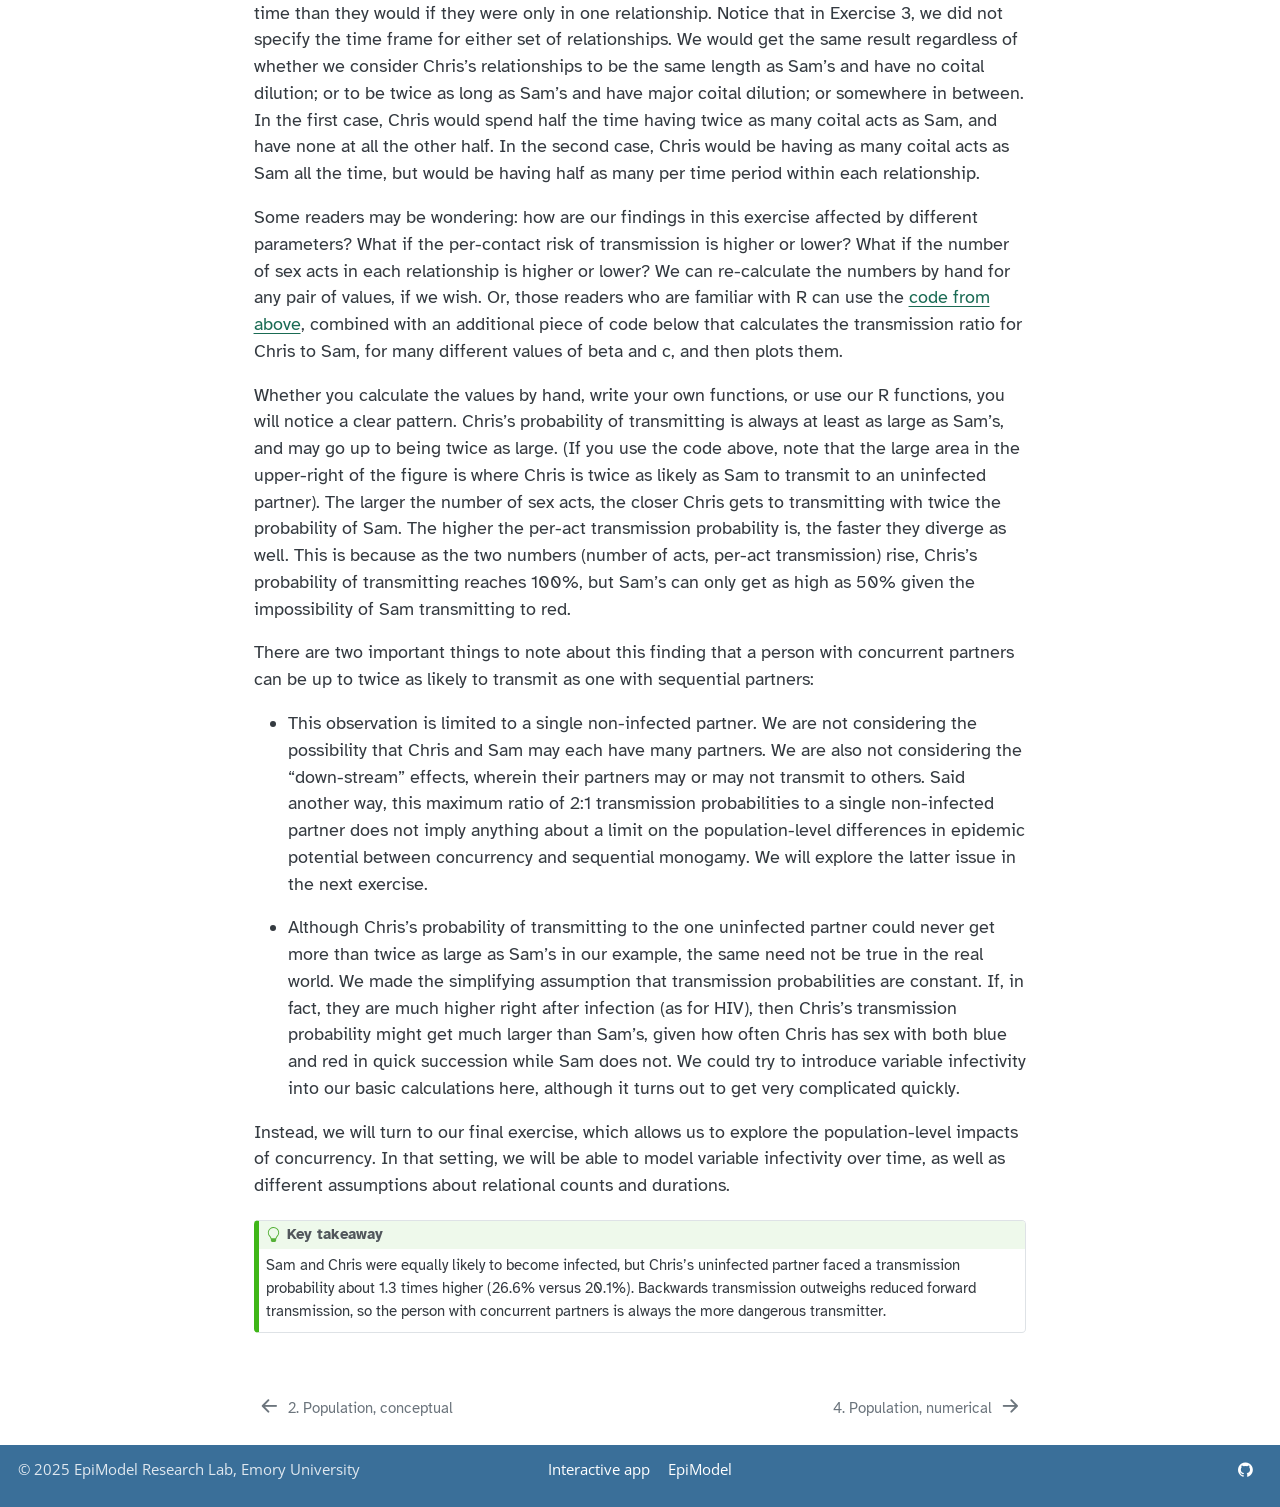
<file: ex3-local-numerical.html>
<!DOCTYPE html>
<html xmlns="http://www.w3.org/1999/xhtml" lang="en" xml:lang="en"><head>

<meta charset="utf-8">
<meta name="generator" content="quarto-1.9.38">

<meta name="viewport" content="width=device-width, initial-scale=1.0, user-scalable=yes">


<title>Exercise 3: The local level, numerically – Concurrency Tutorial</title>
<style>
/* Default styles provided by pandoc.
** See https://pandoc.org/MANUAL.html#variables-for-html for config info.
*/
code{white-space: pre-wrap;}
span.smallcaps{font-variant: small-caps;}
div.columns{display: flex; gap: min(4vw, 1.5em);}
div.column{flex: auto; overflow-x: auto;}
div.hanging-indent{margin-left: 1.5em; text-indent: -1.5em;}
ul.task-list{list-style: none;}
ul.task-list li input[type="checkbox"] {
  width: 0.8em;
  margin: 0 0.8em 0.2em -1em; /* quarto-specific, see https://github.com/quarto-dev/quarto-cli/issues/4556 */ 
  vertical-align: middle;
}
/* CSS for syntax highlighting */
html { -webkit-text-size-adjust: 100%; }
pre > code.sourceCode { white-space: pre; position: relative; }
pre > code.sourceCode > span { display: inline-block; line-height: 1.25; }
pre > code.sourceCode > span:empty { height: 1.2em; }
.sourceCode { overflow: visible; }
code.sourceCode > span { color: inherit; text-decoration: inherit; }
div.sourceCode { margin: 1em 0; }
pre.sourceCode { margin: 0; }
@media screen {
div.sourceCode { overflow: auto; }
}
@media print {
pre > code.sourceCode { white-space: pre-wrap; }
pre > code.sourceCode > span { text-indent: -5em; padding-left: 5em; }
}
pre.numberSource code
  { counter-reset: source-line 0; }
pre.numberSource code > span
  { position: relative; left: -4em; counter-increment: source-line; }
pre.numberSource code > span > a:first-child::before
  { content: counter(source-line);
    position: relative; left: -1em; text-align: right; vertical-align: baseline;
    border: none; display: inline-block;
    -webkit-touch-callout: none; -webkit-user-select: none;
    -khtml-user-select: none; -moz-user-select: none;
    -ms-user-select: none; user-select: none;
    padding: 0 4px; width: 4em;
  }
pre.numberSource { margin-left: 3em;  padding-left: 4px; }
div.sourceCode
  {   }
@media screen {
pre > code.sourceCode > span > a:first-child::before { text-decoration: underline; }
}
</style>


<script src="site_libs/quarto-nav/quarto-nav.js"></script>
<script src="site_libs/clipboard/clipboard.min.js"></script>
<script src="site_libs/quarto-search/autocomplete.umd.js"></script>
<script src="site_libs/quarto-search/fuse.min.js"></script>
<script src="site_libs/quarto-search/quarto-search.js"></script>
<meta name="quarto:offset" content="./">
<link href="./ex4-pop-numerical.html" rel="next">
<link href="./ex2-pop-conceptual.html" rel="prev">
<script src="site_libs/quarto-html/quarto.js" type="module"></script>
<script src="site_libs/quarto-html/tabsets/tabsets.js" type="module"></script>
<script src="site_libs/quarto-html/popper.min.js"></script>
<script src="site_libs/quarto-html/tippy.umd.min.js"></script>
<script src="site_libs/quarto-html/anchor.min.js"></script>
<link href="site_libs/quarto-html/tippy.css" rel="stylesheet">
<link href="site_libs/quarto-html/quarto-syntax-highlighting-15634bcf2e68342d4ad2dfa704d543f6.css" rel="stylesheet" id="quarto-text-highlighting-styles">
<script src="site_libs/bootstrap/bootstrap.min.js"></script>
<link href="site_libs/bootstrap/bootstrap-icons.css" rel="stylesheet">
<link href="site_libs/bootstrap/bootstrap-df8a5dc4faa71e219bc521d2954a8932.min.css" rel="stylesheet" append-hash="true" id="quarto-bootstrap" data-mode="light">
<script id="quarto-search-options" type="application/json">{
  "location": "navbar",
  "copy-button": false,
  "collapse-after": 3,
  "panel-placement": "end",
  "type": "overlay",
  "limit": 50,
  "keyboard-shortcut": [
    "f",
    "/",
    "s"
  ],
  "show-item-context": false,
  "language": {
    "search-no-results-text": "No results",
    "search-matching-documents-text": "matching documents",
    "search-copy-link-title": "Copy link to search",
    "search-hide-matches-text": "Hide additional matches",
    "search-more-match-text": "more match in this document",
    "search-more-matches-text": "more matches in this document",
    "search-clear-button-title": "Clear",
    "search-text-placeholder": "",
    "search-detached-cancel-button-title": "Cancel",
    "search-submit-button-title": "Submit",
    "search-label": "Search"
  }
}</script>


<link rel="stylesheet" href="styles.css">
</head>

<body class="nav-sidebar docked nav-fixed quarto-light">

<div id="quarto-search-results"></div>
  <header id="quarto-header" class="headroom fixed-top">
    <nav class="navbar navbar-expand-lg " data-bs-theme="dark">
      <div class="navbar-container container-fluid">
      <div class="navbar-brand-container mx-auto">
    <a class="navbar-brand" href="./index.html">
    <span class="navbar-title">Concurrency Tutorial</span>
    </a>
  </div>
            <div id="quarto-search" class="" title="Search"></div>
          <button class="navbar-toggler" type="button" data-bs-toggle="collapse" data-bs-target="#navbarCollapse" aria-controls="navbarCollapse" role="menu" aria-expanded="false" aria-label="Toggle navigation" onclick="if (window.quartoToggleHeadroom) { window.quartoToggleHeadroom(); }">
  <span class="navbar-toggler-icon"></span>
</button>
          <div class="collapse navbar-collapse" id="navbarCollapse">
            <ul class="navbar-nav navbar-nav-scroll ms-auto">
  <li class="nav-item">
    <a class="nav-link" href="https://www.epimodel.org"> 
<span class="menu-text">EpiModel</span></a>
  </li>  
  <li class="nav-item">
    <a class="nav-link" href="https://epimodel.github.io/concurrency.sim"> 
<span class="menu-text">Interactive app</span></a>
  </li>  
  <li class="nav-item compact">
    <a class="nav-link" href="https://github.com/EpiModel/ConcurrencyTutorial"> <i class="bi bi-github" role="img" aria-label="GitHub">
</i> 
<span class="menu-text"></span></a>
  </li>  
</ul>
          </div> <!-- /navcollapse -->
            <div class="quarto-navbar-tools">
</div>
      </div> <!-- /container-fluid -->
    </nav>
  <nav class="quarto-secondary-nav">
    <div class="container-fluid d-flex">
      <button type="button" class="quarto-btn-toggle btn" data-bs-toggle="collapse" role="button" data-bs-target=".quarto-sidebar-collapse-item" aria-controls="quarto-sidebar" aria-expanded="false" aria-label="Toggle sidebar navigation" onclick="if (window.quartoToggleHeadroom) { window.quartoToggleHeadroom(); }">
        <i class="bi bi-layout-text-sidebar-reverse"></i>
      </button>
        <nav class="quarto-page-breadcrumbs" aria-label="breadcrumb"><ol class="breadcrumb"><li class="breadcrumb-item"><a href="./ex1-local-conceptual.html">Exercises</a></li><li class="breadcrumb-item"><a href="./ex3-local-numerical.html">3. Local, numerical</a></li></ol></nav>
        <a class="flex-grow-1" role="navigation" data-bs-toggle="collapse" data-bs-target=".quarto-sidebar-collapse-item" aria-controls="quarto-sidebar" aria-expanded="false" aria-label="Toggle sidebar navigation" onclick="if (window.quartoToggleHeadroom) { window.quartoToggleHeadroom(); }">      
        </a>
      <button type="button" class="btn quarto-search-button" aria-label="Search" onclick="window.quartoOpenSearch();">
        <i class="bi bi-search"></i>
      </button>
    </div>
  </nav>
</header>
<!-- content -->
<div id="quarto-content" class="quarto-container page-columns page-rows-contents page-layout-article page-navbar">
<!-- sidebar -->
  <nav id="quarto-sidebar" class="sidebar collapse collapse-horizontal quarto-sidebar-collapse-item sidebar-navigation docked overflow-auto">
        <div class="mt-2 flex-shrink-0 align-items-center">
        <div class="sidebar-search">
        <div id="quarto-search" class="" title="Search"></div>
        </div>
        </div>
    <div class="sidebar-menu-container"> 
    <ul class="list-unstyled mt-1">
        <li class="sidebar-item">
  <div class="sidebar-item-container"> 
  <a href="./index.html" class="sidebar-item-text sidebar-link">
 <span class="menu-text">Overview</span></a>
  </div>
</li>
        <li class="sidebar-item sidebar-item-section">
      <div class="sidebar-item-container"> 
            <a class="sidebar-item-text sidebar-link text-start" data-bs-toggle="collapse" data-bs-target="#quarto-sidebar-section-1" role="navigation" aria-expanded="true">
 <span class="menu-text">Exercises</span></a>
          <a class="sidebar-item-toggle text-start" data-bs-toggle="collapse" data-bs-target="#quarto-sidebar-section-1" role="navigation" aria-expanded="true" aria-label="Toggle section">
            <i class="bi bi-chevron-right ms-2"></i>
          </a> 
      </div>
      <ul id="quarto-sidebar-section-1" class="collapse list-unstyled sidebar-section depth1 show">  
          <li class="sidebar-item">
  <div class="sidebar-item-container"> 
  <a href="./ex1-local-conceptual.html" class="sidebar-item-text sidebar-link">
 <span class="menu-text">1. Local, conceptual</span></a>
  </div>
</li>
          <li class="sidebar-item">
  <div class="sidebar-item-container"> 
  <a href="./ex2-pop-conceptual.html" class="sidebar-item-text sidebar-link">
 <span class="menu-text">2. Population, conceptual</span></a>
  </div>
</li>
          <li class="sidebar-item">
  <div class="sidebar-item-container"> 
  <a href="./ex3-local-numerical.html" class="sidebar-item-text sidebar-link active">
 <span class="menu-text">3. Local, numerical</span></a>
  </div>
</li>
          <li class="sidebar-item">
  <div class="sidebar-item-container"> 
  <a href="./ex4-pop-numerical.html" class="sidebar-item-text sidebar-link">
 <span class="menu-text">4. Population, numerical</span></a>
  </div>
</li>
      </ul>
  </li>
        <li class="sidebar-item">
  <div class="sidebar-item-container"> 
  <a href="./summary.html" class="sidebar-item-text sidebar-link">
 <span class="menu-text">Summary</span></a>
  </div>
</li>
        <li class="sidebar-item sidebar-item-section">
      <div class="sidebar-item-container"> 
            <a class="sidebar-item-text sidebar-link text-start collapsed" data-bs-toggle="collapse" data-bs-target="#quarto-sidebar-section-2" role="navigation" aria-expanded="false">
 <span class="menu-text">Appendix</span></a>
          <a class="sidebar-item-toggle text-start collapsed" data-bs-toggle="collapse" data-bs-target="#quarto-sidebar-section-2" role="navigation" aria-expanded="false" aria-label="Toggle section">
            <i class="bi bi-chevron-right ms-2"></i>
          </a> 
      </div>
      <ul id="quarto-sidebar-section-2" class="collapse list-unstyled sidebar-section depth1 ">  
          <li class="sidebar-item">
  <div class="sidebar-item-container"> 
  <a href="./prob-tutorial.html" class="sidebar-item-text sidebar-link">
 <span class="menu-text">Rules of probability</span></a>
  </div>
</li>
          <li class="sidebar-item">
  <div class="sidebar-item-container"> 
  <a href="./r-tutorial.html" class="sidebar-item-text sidebar-link">
 <span class="menu-text">Introduction to R</span></a>
  </div>
</li>
          <li class="sidebar-item">
  <div class="sidebar-item-container"> 
  <a href="./resources.html" class="sidebar-item-text sidebar-link">
 <span class="menu-text">More resources</span></a>
  </div>
</li>
      </ul>
  </li>
    </ul>
    </div>
</nav>
<div id="quarto-sidebar-glass" class="quarto-sidebar-collapse-item" data-bs-toggle="collapse" data-bs-target=".quarto-sidebar-collapse-item"></div>
<!-- margin-sidebar -->
    <div id="quarto-margin-sidebar" class="sidebar margin-sidebar">
        <nav id="TOC" role="doc-toc" class="toc-active">
    <h2 id="toc-title">On this page</h2>
   
  <ul>
  <li><a href="#introduction" id="toc-introduction" class="nav-link active" data-scroll-target="#introduction">Introduction</a></li>
  <li><a href="#questions-answers" id="toc-questions-answers" class="nav-link" data-scroll-target="#questions-answers">Questions &amp; Answers</a></li>
  <li><a href="#discussion" id="toc-discussion" class="nav-link" data-scroll-target="#discussion">Discussion</a></li>
  </ul>
</nav>
    </div>
<!-- main -->
<main class="content" id="quarto-document-content">

<header id="title-block-header" class="quarto-title-block default"><nav class="quarto-page-breadcrumbs quarto-title-breadcrumbs d-none d-lg-block" aria-label="breadcrumb"><ol class="breadcrumb"><li class="breadcrumb-item"><a href="./ex1-local-conceptual.html">Exercises</a></li><li class="breadcrumb-item"><a href="./ex3-local-numerical.html">3. Local, numerical</a></li></ol></nav>
<div class="quarto-title">
<h1 class="title">Exercise 3: The local level, numerically</h1>
</div>



<div class="quarto-title-meta">

    
  
    
  </div>
  


</header>


<section id="introduction" class="level2">
<h2 class="anchored" data-anchor-id="introduction">Introduction</h2>
<p>We shall now revisit Sequential Sam and Concurrent Chris. This time, we will assume that the probability of transmission from a single act of sex between an infected and an uninfected person is 1%. There is no acute infection, nor any cure. Thus, in this exercise, we are not considering the impact of concurrency via the “acute infectivity” effect, only through other mechanisms.</p>
<p>For those readers who would like a refresher on the relevant rules of probability, visit our <a href="./prob-tutorial.html">Probability Tutorial</a>.</p>
</section>
<section id="questions-answers" class="level2">
<h2 class="anchored" data-anchor-id="questions-answers">Questions &amp; Answers</h2>
<div class="tabset-margin-container"></div><div class="panel-tabset">
<ul class="nav nav-tabs" role="tablist"><li class="nav-item" role="presentation"><a class="nav-link active" id="tabset-1-1-tab" data-bs-toggle="tab" data-bs-target="#tabset-1-1" role="tab" aria-controls="tabset-1-1" aria-selected="true" href="">Questions</a></li><li class="nav-item" role="presentation"><a class="nav-link" id="tabset-1-2-tab" data-bs-toggle="tab" data-bs-target="#tabset-1-2" role="tab" aria-controls="tabset-1-2" aria-selected="false" href="">Hints</a></li><li class="nav-item" role="presentation"><a class="nav-link" id="tabset-1-3-tab" data-bs-toggle="tab" data-bs-target="#tabset-1-3" role="tab" aria-controls="tabset-1-3" aria-selected="false" href="">Further Hints</a></li><li class="nav-item" role="presentation"><a class="nav-link" id="tabset-1-4-tab" data-bs-toggle="tab" data-bs-target="#tabset-1-4" role="tab" aria-controls="tabset-1-4" aria-selected="false" href="">Answers</a></li><li class="nav-item" role="presentation"><a class="nav-link" id="tabset-1-5-tab" data-bs-toggle="tab" data-bs-target="#tabset-1-5" role="tab" aria-controls="tabset-1-5" aria-selected="false" href="">Derivations</a></li><li class="nav-item" role="presentation"><a class="nav-link" id="tabset-1-6-tab" data-bs-toggle="tab" data-bs-target="#tabset-1-6" role="tab" aria-controls="tabset-1-6" aria-selected="false" href="">R code for calculating transmission probabilities</a></li></ul>
<div class="tab-content">
<div id="tabset-1-1" class="tab-pane active" role="tabpanel" aria-labelledby="tabset-1-1-tab">
<p>Let us imagine that Sam has sex 200 times: first 100 times with the red partner, and then 100 times with the blue partner. This can be depicted as:</p>
<div class="quarto-figure quarto-figure-center">
<figure class="figure">
<p><img src="ConcurrencyTutorialFiles/samcoital.png" class="img-fluid figure-img" width="800"></p>
<figcaption>Diagram of Sam having 100 sex acts with the red partner and then 100 with the blue partner</figcaption>
</figure>
</div>
<p><strong>Question 1</strong>: If the red partner is infected and the blue is not, what is the probability that Sam gets infected from the red partner?</p>
<p><strong>Question 2</strong>: If the blue partner is infected and the red is not, what is the probability that Sam gets infected from the blue partner?</p>
<p><strong>Question 3</strong>: If we assume that exactly one of Sam’s partners is infected, and it is equally likely to be the red partner or the blue partner, what is Sam’s probability of becoming infected?</p>
<p><strong>Question 4</strong>: If the red partner is infected and the blue is not, what is the probability that Sam gets infected AND transmits to the blue partner?</p>
<p><strong>Question 5</strong>: If the blue partner is infected and the red is not, what is the probability that Sam gets infected AND transmits to the red partner?</p>
<p><strong>Question 6</strong>: If we assume that exactly one of Sam’s partners is infected, and it is equally likely to be the red partner or the blue partner, what is the probability that Sam both becomes infected and transmits to an uninfected partner?</p>
<p>Now let us imagine that Chris has sex 200 times: once with the red partner, then once with the blue partner, then once with red, then blue, and back and forth 100 times for a total of 200 sex acts.</p>
<div class="quarto-figure quarto-figure-center">
<figure class="figure">
<p><img src="ConcurrencyTutorialFiles/chriscoital.png" class="img-fluid figure-img" width="800"></p>
<figcaption>Diagram of Chris alternating sex acts between the red and blue partners</figcaption>
</figure>
</div>
<p><strong>Question 7</strong>: If the red partner is infected and the blue is not, what is the probability that Chris gets infected from the red partner?</p>
<p><strong>Question 8</strong>: If the blue partner is infected and the red is not, what is the probability that Chris gets infected from the blue partner?</p>
<p><strong>Question 9</strong>: If we assume that exactly one of Chris’s partners is infected, and it is equally likely to be the red partner or the blue partner, what is Chris’s probability of becoming infected?</p>
<p><strong>Question 10</strong>: If the red partner is infected and the blue is not, what is the probability that Chris gets infected AND transmits to the blue partner? (This one is hard—if you need a hint, click the Hints tab.)</p>
<p><strong>Question 11</strong>: If the blue partner is infected and the red is not, what is the probability that Chris gets infected AND transmits to the red partner? (This one is hard—if you need a hint, click the Hints tab.)</p>
<p><strong>Question 12</strong>: If we assume that exactly one of Chris’s partners is infected, and it is equally likely to be the red partner or the blue partner, what is the probability that Chris both becomes infected and transmits to an uninfected partner?</p>
<p>Now let’s compare Sam and Chris.</p>
<p><strong>Question 13</strong>: What is the difference between Sam’s chance of becoming infected and Chris’s chance of becoming infected?</p>
<p><strong>Question 14</strong>: What is the difference between Sam’s chance of transmitting and Chris’s chance of transmitting?</p>
</div>
<div id="tabset-1-2" class="tab-pane" role="tabpanel" aria-labelledby="tabset-1-2-tab">
<p>Need help on either of these two questions?</p>
<p><strong>Question 10</strong>: If the red partner is infected and the blue is not, what is the probability that Chris gets infected AND transmits to the blue partner?</p>
<p><strong>Question 11</strong>: If the blue partner is infected and the red is not, what is the probability that Chris gets infected AND transmits to the red partner?</p>
<p>Our first piece of guidance is to work through the <a href="./prob-tutorial.html">Probability Tutorial</a>, if you have not already. The example at the bottom of that page provides some hints as to how to proceed with the above.</p>
<p>Then, with that tutorial in mind, consider the following steps in order.</p>
<ul>
<li><p>What set of conditional probabilities does one need to calculate in order to get the final answer?</p></li>
<li><p>As examples, try calculating a few of these conditional probabilities. Say, the 1st, 2nd, and 37th.</p></li>
<li><p>Now, develop a general expression for the nth of these conditional probabilities.</p></li>
<li><p>Now, given the rules of probability, and the relationship among the probabilities you have just calculated, how does one combine them together to get the joint probability?</p></li>
</ul>
<p>If you would like some more hints, see the next tab!</p>
</div>
<div id="tabset-1-3" class="tab-pane" role="tabpanel" aria-labelledby="tabset-1-3-tab">
<p><strong>For Question 10:</strong> There are 100 mutually exclusive ways that Chris can get infected by red and pass it on to blue:</p>
<ol type="1">
<li><p>Chris is infected on the first sex act with red, and then subsequently passes to blue;</p></li>
<li><p>Chris is infected on the second sex act with red, and then subsequently passes to blue;</p></li>
<li><p>Chris is infected on the third sex act with red, and then subsequently passes to blue; etc.</p></li>
</ol>
<p>Try the following:</p>
<ul>
<li>Calculate the probability for the first of these (Chris is infected on the first sex act with red, and then subsequently passes to blue). Note that this probability can be broken down further into two pieces:</li>
</ul>
<p><em>P(Chris is infected on the first sex act with red) * P(Chris infects blue | Chris is infected on the first sex act with red)</em></p>
<ul>
<li>Calculate the probability for the second of these (Chris is infected on the second sex act with red, and then subsequently passes to blue). Note that this probability can be broken down further into two pieces:</li>
</ul>
<p><em>P(Chris is infected on the second sex act with red) * P(Chris infects blue | Chris is infected on the second sex act with red)</em></p>
<ul>
<li>Since Chris must avoid infection on the first sex act with red in order to become infected on the second sex act with red, this can be further broken down into:</li>
</ul>
<p><em>P(Chris is infected on the second sex act with red | Chris avoided infection on the first sex act with red) * P(Chris avoids infection on the first sex act with red) * P(infects blue | Chris is infected on the second sex act with red)</em></p>
<ul>
<li><p>Calculate the probability for the 37th of these (Chris is infected on the 37th sex act with red, and then subsequently passes to blue).</p></li>
<li><p>Looking at these three expressions, try developing an expression for the probability that Chris is infected on the nth sex act with red, and then subsequently passes to blue</p></li>
<li><p>Use a software package with which you are familiar (Excel, R, etc.) to calculate all 100 values</p></li>
<li><p>Since the events are mutually exclusive, use the basic rules of probability to determine the probability that any one of these 100 events can happen.</p></li>
</ul>
<p>The structure of the solution for Question 11 is exactly the same, although the resulting expression differs slightly.</p>
</div>
<div id="tabset-1-4" class="tab-pane" role="tabpanel" aria-labelledby="tabset-1-4-tab">
<p>On this page, we provide the numerical answers only. For those readers who wish to see derivations of them, see the Derivations tab. Or for those readers who had some incorrect answers and want to try again, check out the <a href="./prob-tutorial.html">Probability Tutorial</a>.</p>
<p><strong>The probability of transmission from a single act of sex between an infected and an uninfected person is 1%.</strong></p>
<p><strong>Let us imagine that Sam has sex 200 times: 100 times with the red partner, and then 100 times with the blue partner.</strong></p>
<p><strong>Question 1</strong>: If the red partner is infected and the blue is not, what is the probability that Sam gets infected from the red partner? <strong>63.4%</strong></p>
<p><strong>Question 2</strong>: If the blue partner is infected and the red is not, what is the probability that Sam gets infected from the blue partner? <strong>63.4%</strong></p>
<p><strong>Question 3</strong>: If we assume that exactly one of Sam’s partners is infected, and it is equally likely to be the red partner or the blue partner, what is Sam’s probability of becoming infected? <strong>63.4%</strong></p>
<p><strong>Question 4</strong>: If the red partner is infected and the blue is not, what is the probability that Sam will get infected AND pass the infection on to the blue partner? <strong>40.2%</strong></p>
<p><strong>Question 5</strong>: If the blue partner is infected and the red is not, what is the probability that Sam will get infected AND pass the infection on to the red partner? <strong>0%</strong></p>
<p><strong>Question 6</strong>: If we assume that exactly one of Sam’s partners is infected, and it is equally likely to be the red partner or the blue partner, what is Sam’s overall joint probability of becoming infected and transmitting? <strong>20.1%</strong></p>
<p><br></p>
<p><strong>Now let us imagine that Chris has sex 200 times: once with the red partner, then once with the blue partner, then once with red, then blue, and back and forth 100 times for a total of 200 sex acts.</strong></p>
<p><strong>Question 7</strong>: If the red partner is infected and the blue is not, what is the probability that Chris gets infected from the red partner? <strong>63.4%</strong></p>
<p><strong>Question 8</strong>: If the blue partner is infected and the red is not, what is the probability that Chris gets infected from the blue partner? <strong>63.4%</strong></p>
<p>Same logic as Question 2.</p>
<p><strong>Question 9</strong>: If we assume that exactly one of Chris’s partners is infected, and it is equally likely to be the red partner or the blue partner, what is Chris overall probability of becoming infected? <strong>63.4%</strong></p>
<p><strong>Question 10</strong>: If the red partner is infected and the blue is not, what is the probability that Chris will get infected AND pass the infection on to the blue partner? <strong>26.8%</strong></p>
<p><strong>Question 11</strong>: If the blue partner is infected and the red is not, what is the probability that Chris will get infected AND pass the infection on to the red partner? (This one is hard—do your best!) <strong>26.4%</strong></p>
<p><strong>Question 12</strong>: If we assume that exactly one of Chris’s partners is infected, and it is equally likely to be the red partner or the blue partner, what is Chris overall joint probability of becoming infected and transmitting? <strong>26.6%</strong></p>
<p><br> <strong>Now let’s compare Sam and Chris.</strong></p>
<p><strong>Question 13</strong>: What is the difference between Sam’s chance of becoming infected and Chris’s chance of becoming infected? <strong>Nothing</strong> – Sam and Chris have the exact same chance of becoming infected.</p>
<p>A comparison of the answers to Questions 3 and 9.</p>
<p><strong>Question 14</strong>: What is the difference between Sam’s chance of transmitting and Chris’s chance of transmitting? <strong>Chris’s probability of transmitting is 1.3 times that of Sam’s (26.6% vs.&nbsp;20.1%).</strong></p>
</div>
<div id="tabset-1-5" class="tab-pane" role="tabpanel" aria-labelledby="tabset-1-5-tab">
<p><strong>The probability of transmission from a single act of sex between an infected and an uninfected person is 1%.</strong></p>
<p><strong>Let us imagine that Sam has sex 200 times: 100 times with the red partner, and then 100 times with the blue partner.</strong></p>
<p><strong>Question 1</strong>: If the red partner is infected and the blue is not, what is the probability that Sam gets infected from the red partner? <strong>63.4%</strong></p>
<p>The probability that Sam will avoid infection at each sex act is 1- 0.01 = 0.99. The probability that Sam will avoid it through 100 consecutive sex acts is 0.99 x 0.99 x 0.99…. = 0.99<sup>100</sup>. The probability that Sam will become infected during any of 100 consecutive sex acts is 1 – probably of avoiding infection = 1 -0.99<sup>100</sup> = 0.634.</p>
<p>If this logic is unfamiliar, please see the <a href="./prob-tutorial.html">Probability Tutorial</a>, where we lay it out in more detail.</p>
<p><strong>Question 2</strong>: If the blue partner is infected and the red is not, what is the probability that Sam gets infected from the blue partner? <strong>63.4%</strong></p>
<p>The calculations here are the same as for Question 1. Sam has the same number of contacts with red as with blue, and the same probability of transmission per act in each case.</p>
<p><strong>Question 3</strong>: If we assume that exactly one of Sam’s partners is infected, and it is equally likely to be the red partner or the blue partner, what is Sam’s probability of becoming infected? <strong>63.4%</strong></p>
<p>There are two equally likely, mutually exclusive, possibilities: red is infected, or blue is infected. Given our stated assumptions, one must be true, so their probabilities sum to 1. If they are equally likely and their probabilities sum to 1, they must each have a probability of ½.</p>
<p>There are two mutually exclusive ways that Sam can become infected: by red, or by blue. His total probability of becoming infected is:</p>
<p><em>P(Sam is infected by red) + P(Sam is infected by blue)</em></p>
<p>In order to be infected by someone, it is necessary for them to be infected. So, in each case, those probabilities can be broken down further:</p>
<div class="line-block">&nbsp;&nbsp;&nbsp;= <em>P(red is infected)<em>P(Sam is infected by red | red is infected) + P(blue is infected)</em>P(Sam is infected by blue | blue is infected)</em></div>
<div class="line-block">&nbsp;&nbsp;&nbsp;= (0.5)(0.634) + (0.5)(0.634) = 0.634.</div>
<div class="line-block"></div>
<p><strong>Question 4</strong>: If the red partner is infected and the blue is not, what is the probability that Sam will get infected AND pass the infection on to the blue partner? <strong>40.2%</strong></p>
<p>We want <em>P(Sam is infected by red and Sam infects blue | red is infected)</em></p>
<p>We can break this down into:</p>
<p>_P(Sam is infected by red | red is infected)*P(Sam infects blue | Sam is infected by red and red is infected)_</p>
<p>We already know that the first of these is 0.634. For the second, the calculations are the same as in Question 1 (what is the probability that x infects y during 100 sex acts, given x is infected and y is not).</p>
<div class="line-block">&nbsp;&nbsp;&nbsp;&nbsp;= (0.634)(0.634) = 0.402</div>
<div class="line-block"></div>
<p><strong>Question 5</strong>: If the blue partner is infected and the red is not, what is the probability that Sam will get infected AND pass the infection on to the red partner? <strong>0%</strong></p>
<p>Sam’s sex acts with red all preceded the first sex act with blue, so there are no acts during which Sam can transmit an infection acquired from blue on to red.</p>
<p><strong>Question 6</strong>: If we assume that exactly one of Sam’s partners is infected, and it is equally likely to be the red partner or the blue partner, what is Sam’s overall joint probability of becoming infected and transmitting? <strong>20.1%</strong></p>
<p>Following the same structure as in Question 3, we have 0.5(0.402) + 0.5(0) = 0.201.</p>
<p><br></p>
<p><strong>Now let us imagine that Chris has sex 200 times: once with the red partner, then once with the blue partner, then once with red, then blue, and back and forth 100 times for a total of 200 sex acts.</strong></p>
<p><strong>Question 7</strong>: If the red partner is infected and the blue is not, what is the probability that Chris gets infected from the red partner? <strong>63.4%</strong></p>
<p>Same logic as Question 1.</p>
<p><strong>Question 8</strong>: If the blue partner is infected and the red is not, what is the probability that Chris gets infected from the blue partner? <strong>63.4%</strong></p>
<p>Same logic as Question 2.</p>
<p><strong>Question 9</strong>: If we assume that exactly one of Chris’s partners is infected, and it is equally likely to be the red partner or the blue partner, what is Chris overall probability of becoming infected? <strong>63.4%</strong></p>
<p>Same logic as Question 3.</p>
<p><strong>Question 10</strong>: If the red partner is infected and the blue is not, what is the probability that Chris will get infected AND pass the infection on to the blue partner? <strong>26.8%</strong></p>
<p>There are 100 mutually exclusive ways that Chris can get infected by red and pass it on to blue: (1) Chris is infected on the first sex act with red, and then subsequently passes to blue; (2) Chris is infected on the second sex act with red, and then subsequently passes to blue; (3) Chris is infected on the third sex act with red, and then subsequently passes to blue; etc. Since these are mutually exclusive, we can calculate the probability of each, and then add them all together.</p>
<p>The probability of (1) is: P(Chris is infected on the first sex act with red) * P(infects blue | Chris is infected on the first sex act with red) = (0.01) * [1-(0.99)<sup>100</sup>] = 0.00634. This is because, if Chris is infected during the first sex act with red, there are still 100 acts with blue during which transmission to blue may occur.</p>
<p>The probability of (2) is: P(Chris is infected on the second sex act with red) * P(infects blue | Chris is infected on the second sex act with red). In order to become infected on the second sex act with red, Chris must avoid infection on the first act, and then become infected on the second. Then, once that happens, there are only 99 acts with blue remaining in which to transmit. So we have (0.99) * (0.01) * [1-(0.99)<sup>99</sup>] = 0.00624.</p>
<p>If one repeats this, the general expression that emerges for the probability of Chris being infected on the n<sup>th</sup> sex act with red and subsequently transmitting to blue is:</p>
<p>(0.99)<sup>(n-1)</sup> * (0.01) * [1-(0.99)<sup>100-(n-1)</sup>]</p>
<p>The total probability is the sum of this quantity for each value of n from 1 to 100.</p>
<p>One can calculate each of these 100 values by hand and then add them, or use software to automate it. Below, we include a small set of R code that performs this calculation (and all the others on this page).</p>
<p>Once all 100 numbers are calculated and summed, the result is: 0.268.</p>
<p><strong>Question 11</strong>: If the blue partner is infected and the red is not, what is the probability that Chris will get infected AND pass the infection on to the red partner? (This one is hard—do your best!) <strong>26.4%</strong></p>
<p>Here the logic is almost the same as in Question 10; there are 100 time points at which Chris may be infected by blue; however, because the sex acts with blue start later, there is one fewer acts for transmission onward to red in each of the hundred cases. That is:</p>
<p>The probability of (1) is: P(Chris is infected on the first sex act with blue) * P(infects red| Chris is infected on the first sex act with blue) = (0.01) * 1-(0.99)<sup>99</sup> = 0.00630</p>
<p>The probability of (2) is: P(Chris is infected on the second sex act with blue) * P(infects red | Chris is infected on the second sex act with blue).= (0.99) * (0.01) * 1-(0.99)<sup>98</sup> = 0.00620.</p>
<p>The general expression for the probability of Chris being infected on the n<sup>th</sup> sex act with blue and subsequently transmitting to red is:</p>
<p>(0.99)<sup>(n-1)</sup> * (0.01) * [1-(0.99)<sup>100-n</sup>]</p>
<p>Notice the only difference from Question 10 is the final exponent.</p>
<p>These hundred versions of this expression add to 0.264.</p>
<p><strong>Question 12</strong>: If we assume that exactly one of Chris’s partners is infected, and it is equally likely to be the red partner or the blue partner, what is Chris overall joint probability of becoming infected and transmitting? <strong>26.6%</strong></p>
<p>Following the same structure as in Questions 3 and 6, we have 0.5(0.268) + 0.5(0.264) = 0.266</p>
<p><br></p>
<p><strong>Now let’s compare Sam and Chris.</strong></p>
<p><strong>Question 13</strong>: What is the difference between Sam’s chance of becoming infected and Chris’s chance of becoming infected? <strong>Nothing</strong> – Sam and Chris have the exact same chance of becoming infected.</p>
<p>A comparison of the answers to Questions 3 and 9.</p>
<p><strong>Question 14</strong>: What is the difference between Sam’s chance of transmitting and Chris’s chance of transmitting? <strong>Chris’s probability of transmitting is 1.3 times that of Sam’s (26.6% vs.&nbsp;20.1%).</strong></p>
<p>A comparison of the answers to Questions 6 and 12.</p>
</div>
<div id="tabset-1-6" class="tab-pane" role="tabpanel" aria-labelledby="tabset-1-6-tab">
<p><span id="transmissioncalc">For Sam (sequential relationships), Chris (concurrent relationships), and the ratio of the two:</span></p>
<p>This code involves three functions: one to calculate Sam’s risk of transmitting; one for Chris’s risk of transmitting; and one to calculate the ratio. Each function takes two arguments: the per-act probability of transmission (called beta), and the number of sex acts had with each of the two partners (called c). There is no function to calculate Sam’s and Chris’s probability of acquisition, because these are always the same as each other. If you are not familiar with R, and wish to use these functions, you can turn to our <a href="./r-tutorial.html">R tutorial</a></p>
<div class="code-copy-outer-scaffold"><div class="sourceCode" id="cb1"><pre class="sourceCode r code-with-copy"><code class="sourceCode r"><span id="cb1-1"><a href="#cb1-1" aria-hidden="true" tabindex="-1"></a>sam <span class="ot">&lt;-</span> <span class="cf">function</span>(beta,c) {</span>
<span id="cb1-2"><a href="#cb1-2" aria-hidden="true" tabindex="-1"></a>    red.to.sam.to.blue <span class="ot">&lt;-</span> (<span class="dv">1</span><span class="sc">-</span>(<span class="dv">1</span><span class="sc">-</span>beta)<span class="sc">^</span>c)<span class="sc">^</span><span class="dv">2</span></span>
<span id="cb1-3"><a href="#cb1-3" aria-hidden="true" tabindex="-1"></a>    blue.to.sam.to.red <span class="ot">&lt;-</span> <span class="dv">0</span></span>
<span id="cb1-4"><a href="#cb1-4" aria-hidden="true" tabindex="-1"></a>    result <span class="ot">&lt;-</span> red.to.sam.to.blue<span class="sc">/</span><span class="dv">2</span> <span class="sc">+</span> blue.to.sam.to.red<span class="sc">/</span><span class="dv">2</span></span>
<span id="cb1-5"><a href="#cb1-5" aria-hidden="true" tabindex="-1"></a>    <span class="fu">return</span>(result)</span>
<span id="cb1-6"><a href="#cb1-6" aria-hidden="true" tabindex="-1"></a>}</span>
<span id="cb1-7"><a href="#cb1-7" aria-hidden="true" tabindex="-1"></a></span>
<span id="cb1-8"><a href="#cb1-8" aria-hidden="true" tabindex="-1"></a>chris <span class="ot">&lt;-</span> <span class="cf">function</span>(beta,c) {</span>
<span id="cb1-9"><a href="#cb1-9" aria-hidden="true" tabindex="-1"></a>    index <span class="ot">&lt;-</span> <span class="dv">1</span><span class="sc">:</span>c</span>
<span id="cb1-10"><a href="#cb1-10" aria-hidden="true" tabindex="-1"></a>    red.to.chris.to.blue <span class="ot">&lt;-</span> <span class="fu">sum</span>( (<span class="dv">1</span><span class="sc">-</span>beta)<span class="sc">^</span>(index<span class="dv">-1</span>) <span class="sc">*</span> beta <span class="sc">*</span> (<span class="dv">1</span><span class="sc">-</span>(<span class="dv">1</span><span class="sc">-</span>beta)<span class="sc">^</span>(c<span class="sc">-</span>index<span class="sc">+</span><span class="dv">1</span>)) )</span>
<span id="cb1-11"><a href="#cb1-11" aria-hidden="true" tabindex="-1"></a>    blue.to.chris.to.red <span class="ot">&lt;-</span> <span class="fu">sum</span>( (<span class="dv">1</span><span class="sc">-</span>beta)<span class="sc">^</span>(index<span class="dv">-1</span>) <span class="sc">*</span> beta <span class="sc">*</span> (<span class="dv">1</span><span class="sc">-</span>(<span class="dv">1</span><span class="sc">-</span>beta)<span class="sc">^</span>(c<span class="sc">-</span>index)) )</span>
<span id="cb1-12"><a href="#cb1-12" aria-hidden="true" tabindex="-1"></a>    result <span class="ot">&lt;-</span> red.to.chris.to.blue<span class="sc">/</span><span class="dv">2</span> <span class="sc">+</span> blue.to.chris.to.red<span class="sc">/</span><span class="dv">2</span></span>
<span id="cb1-13"><a href="#cb1-13" aria-hidden="true" tabindex="-1"></a>    <span class="fu">return</span>(result)</span>
<span id="cb1-14"><a href="#cb1-14" aria-hidden="true" tabindex="-1"></a>}</span>
<span id="cb1-15"><a href="#cb1-15" aria-hidden="true" tabindex="-1"></a></span>
<span id="cb1-16"><a href="#cb1-16" aria-hidden="true" tabindex="-1"></a>conc.ratio <span class="ot">&lt;-</span> <span class="cf">function</span>(beta,c) {</span>
<span id="cb1-17"><a href="#cb1-17" aria-hidden="true" tabindex="-1"></a>    result <span class="ot">&lt;-</span> <span class="fu">chris</span>(beta,c) <span class="sc">/</span> <span class="fu">sam</span>(beta,c)</span>
<span id="cb1-18"><a href="#cb1-18" aria-hidden="true" tabindex="-1"></a>    <span class="fu">return</span>(result)</span>
<span id="cb1-19"><a href="#cb1-19" aria-hidden="true" tabindex="-1"></a>}</span></code></pre></div><button title="Copy to Clipboard" class="code-copy-button"><i class="bi"></i></button></div>
</div>
</div>
</div>
</section>
<section id="discussion" class="level2">
<h2 class="anchored" data-anchor-id="discussion">Discussion</h2>
<p>As in the conceptual version of this scenario, <a href="./ex1-local-conceptual.html">Exercise 1</a>, Exercise 3 demonstrates the basic properties of concurrency at the local level. Sam had two sequential partners and Chris had two concurrent partners. Sam and Chris had the exact same probability of getting infected. But Chris’s uninfected partner had a probability of getting infected that was 32% larger than Sam’s uninfected partner did.<br>
Let us think about how our numbers relate to the various components of concurrency’s effect that we explored in the Discussion of <a href="./ex1-local-conceptual.html">Exercise 1</a>. We first focus on two of these:</p>
<ul>
<li><p><strong>“backwards transmission”</strong> : Indeed, Chris has created a potential transmission path that is missing from Sam’s case: becoming infected by blue and then transmitting to red. The probability of this happening was 26.4% for Chris; for Sam, it was 0%, of course.</p></li>
<li><p><strong>“missed forwards transmission”</strong>. Somewhat offsetting this is the reduction for Chris in the probability of acquiring from red and transmitting to blue. For Chris, this probability was 26.8%, compared to 40.2% for Sam.</p></li>
</ul>
<p>As we foreshadowed in <a href="./ex1-local-conceptual.html">Exercise 1</a>, however, the combined effect of these two phenomena favors transmission by Chris (the mean of 26.4% and 26.8%, which equals 26.6%), compared to Sam (the mean of 0% and 40.2%, which equals 20.1%). Using the code we provided, or one’s own, we can see that this is always the case: for our model system, the combined effects of backwards transmission and missed forwarded infection always favor transmission by the person with concurrent partners.</p>
<p>The third feature affecting transmission probabilities is the <strong>“acute infectivity”</strong> effect. This did not play a role in this example, because we assumed that transmission probabilities remain constant over the course of infection. We will, however, include this in <a href="./ex4-pop-numerical.html">Exercise 4</a>.</p>
<p>Finally, since we were only focused on transmission probabilities, we did not explore the issue of the expected time until transmission (given that transmission happens). This is the <strong>“path acceleration”</strong> effect that we also mentioned in <a href="./ex1-local-conceptual.html">Exercise 1</a>. Path acceleration is indeed present here; that is, the expected time between becoming infected and then transmitting is shorter for Chris than for Sam. The mathematics behind this are quite complicated, however, and we do not show them. We encourage interested readers to try deriving this result for themselves as an exercise. In <a href="./ex4-pop-numerical.html">Exercise 4</a>, we will explore the collective population-level effects of concurrency, which brings together all of the various phenomena, including path acceleration.</p>
<p>One important phenomenon that relates to concurrency is coital dilution—the possibility that people in multiple relationships have fewer coital acts with one or more of their partners per unit time than they would if they were only in one relationship. Notice that in Exercise 3, we did not specify the time frame for either set of relationships. We would get the same result regardless of whether we consider Chris’s relationships to be the same length as Sam’s and have no coital dilution; or to be twice as long as Sam’s and have major coital dilution; or somewhere in between. In the first case, Chris would spend half the time having twice as many coital acts as Sam, and have none at all the other half. In the second case, Chris would be having as many coital acts as Sam all the time, but would be having half as many per time period within each relationship.</p>
<p>Some readers may be wondering: how are our findings in this exercise affected by different parameters? What if the per-contact risk of transmission is higher or lower? What if the number of sex acts in each relationship is higher or lower? We can re-calculate the numbers by hand for any pair of values, if we wish. Or, those readers who are familiar with R can use the <a href="#transmissioncalc">code from above</a>, combined with an additional piece of code below that calculates the transmission ratio for Chris to Sam, for many different values of beta and c, and then plots them.</p>
<p>Whether you calculate the values by hand, write your own functions, or use our R functions, you will notice a clear pattern. Chris’s probability of transmitting is always at least as large as Sam’s, and may go up to being twice as large. (If you use the code above, note that the large area in the upper-right of the figure is where Chris is twice as likely as Sam to transmit to an uninfected partner). The larger the number of sex acts, the closer Chris gets to transmitting with twice the probability of Sam. The higher the per-act transmission probability is, the faster they diverge as well. This is because as the two numbers (number of acts, per-act transmission) rise, Chris’s probability of transmitting reaches 100%, but Sam’s can only get as high as 50% given the impossibility of Sam transmitting to red.</p>
<p>There are two important things to note about this finding that a person with concurrent partners can be up to twice as likely to transmit as one with sequential partners:</p>
<ul>
<li><p>This observation is limited to a single non-infected partner. We are not considering the possibility that Chris and Sam may each have many partners. We are also not considering the “down-stream” effects, wherein their partners may or may not transmit to others. Said another way, this maximum ratio of 2:1 transmission probabilities to a single non-infected partner does not imply anything about a limit on the population-level differences in epidemic potential between concurrency and sequential monogamy. We will explore the latter issue in the next exercise.</p></li>
<li><p>Although Chris’s probability of transmitting to the one uninfected partner could never get more than twice as large as Sam’s in our example, the same need not be true in the real world. We made the simplifying assumption that transmission probabilities are constant. If, in fact, they are much higher right after infection (as for HIV), then Chris’s transmission probability might get much larger than Sam’s, given how often Chris has sex with both blue and red in quick succession while Sam does not. We could try to introduce variable infectivity into our basic calculations here, although it turns out to get very complicated quickly.</p></li>
</ul>
<p>Instead, we will turn to our final exercise, which allows us to explore the population-level impacts of concurrency. In that setting, we will be able to model variable infectivity over time, as well as different assumptions about relational counts and durations.</p>
<div class="callout callout-style-default callout-tip callout-titled" title="Key takeaway">
<div class="callout-header d-flex align-content-center">
<div class="callout-icon-container">
<i class="callout-icon"></i>
</div>
<div class="callout-title-container flex-fill">
<span class="screen-reader-only">Tip</span>Key takeaway
</div>
</div>
<div class="callout-body-container callout-body">
<p>Sam and Chris were equally likely to become infected, but Chris’s uninfected partner faced a transmission probability about 1.3 times higher (26.6% versus 20.1%). Backwards transmission outweighs reduced forward transmission, so the person with concurrent partners is always the more dangerous transmitter.</p>
</div>
</div>


</section>

</main> <!-- /main -->
<script id="quarto-html-after-body" type="application/javascript">
  window.document.addEventListener("DOMContentLoaded", function (event) {
    const icon = "";
    const anchorJS = new window.AnchorJS();
    anchorJS.options = {
      placement: 'right',
      icon: icon
    };
    anchorJS.add('.anchored');
    const isCodeAnnotation = (el) => {
      for (const clz of el.classList) {
        if (clz.startsWith('code-annotation-')) {                     
          return true;
        }
      }
      return false;
    }
    const onCopySuccess = function(e) {
      // button target
      const button = e.trigger;
      // don't keep focus
      button.blur();
      // flash "checked"
      button.classList.add('code-copy-button-checked');
      var currentTitle = button.getAttribute("title");
      button.setAttribute("title", "Copied!");
      let tooltip;
      if (window.bootstrap) {
        button.setAttribute("data-bs-toggle", "tooltip");
        button.setAttribute("data-bs-placement", "left");
        button.setAttribute("data-bs-title", "Copied!");
        tooltip = new bootstrap.Tooltip(button, 
          { trigger: "manual", 
            customClass: "code-copy-button-tooltip",
            offset: [0, -8]});
        tooltip.show();    
      }
      setTimeout(function() {
        if (tooltip) {
          tooltip.hide();
          button.removeAttribute("data-bs-title");
          button.removeAttribute("data-bs-toggle");
          button.removeAttribute("data-bs-placement");
        }
        button.setAttribute("title", currentTitle);
        button.classList.remove('code-copy-button-checked');
      }, 1000);
      // clear code selection
      e.clearSelection();
    }
    const getTextToCopy = function(trigger) {
      const outerScaffold = trigger.parentElement.cloneNode(true);
      const codeEl = outerScaffold.querySelector('code');
      for (const childEl of codeEl.children) {
        if (isCodeAnnotation(childEl)) {
          childEl.remove();
        }
      }
      return codeEl.innerText;
    }
    const clipboard = new window.ClipboardJS('.code-copy-button:not([data-in-quarto-modal])', {
      text: getTextToCopy
    });
    clipboard.on('success', onCopySuccess);
    if (window.document.getElementById('quarto-embedded-source-code-modal')) {
      const clipboardModal = new window.ClipboardJS('.code-copy-button[data-in-quarto-modal]', {
        text: getTextToCopy,
        container: window.document.getElementById('quarto-embedded-source-code-modal')
      });
      clipboardModal.on('success', onCopySuccess);
    }
      var localhostRegex = new RegExp(/^(?:http|https):\/\/localhost\:?[0-9]*\//);
      var mailtoRegex = new RegExp(/^mailto:/);
        var filterRegex = new RegExp("https:\/\/EpiModel\.github\.io\/ConcurrencyTutorial\/");
      var isInternal = (href) => {
          return filterRegex.test(href) || localhostRegex.test(href) || mailtoRegex.test(href);
      }
      // Inspect non-navigation links and adorn them if external
     var links = window.document.querySelectorAll('a[href]:not(.nav-link):not(.navbar-brand):not(.toc-action):not(.sidebar-link):not(.sidebar-item-toggle):not(.pagination-link):not(.no-external):not([aria-hidden]):not(.dropdown-item):not(.quarto-navigation-tool):not(.about-link)');
      for (var i=0; i<links.length; i++) {
        const link = links[i];
        if (!isInternal(link.href)) {
          // undo the damage that might have been done by quarto-nav.js in the case of
          // links that we want to consider external
          if (link.dataset.originalHref !== undefined) {
            link.href = link.dataset.originalHref;
          }
            // target, if specified
            link.setAttribute("target", "_blank");
            if (link.getAttribute("rel") === null) {
              link.setAttribute("rel", "noopener");
            }
        }
      }
    function tippyHover(el, contentFn, onTriggerFn, onUntriggerFn) {
      const config = {
        allowHTML: true,
        maxWidth: 500,
        delay: 100,
        arrow: false,
        appendTo: function(el) {
            return el.parentElement;
        },
        interactive: true,
        interactiveBorder: 10,
        theme: 'quarto',
        placement: 'bottom-start',
      };
      if (contentFn) {
        config.content = contentFn;
      }
      if (onTriggerFn) {
        config.onTrigger = onTriggerFn;
      }
      if (onUntriggerFn) {
        config.onUntrigger = onUntriggerFn;
      }
      window.tippy(el, config); 
    }
    const noterefs = window.document.querySelectorAll('a[role="doc-noteref"]');
    for (var i=0; i<noterefs.length; i++) {
      const ref = noterefs[i];
      tippyHover(ref, function() {
        // use id or data attribute instead here
        let href = ref.getAttribute('data-footnote-href') || ref.getAttribute('href');
        try { href = new URL(href).hash; } catch {}
        const id = href.replace(/^#\/?/, "");
        const note = window.document.getElementById(id);
        if (note) {
          return note.innerHTML;
        } else {
          return "";
        }
      });
    }
    const xrefs = window.document.querySelectorAll('a.quarto-xref');
    const processXRef = (id, note) => {
      // Strip column container classes
      const stripColumnClz = (el) => {
        el.classList.remove("page-full", "page-columns");
        if (el.children) {
          for (const child of el.children) {
            stripColumnClz(child);
          }
        }
      }
      stripColumnClz(note)
      if (id === null || id.startsWith('sec-')) {
        // Special case sections, only their first couple elements
        const container = document.createElement("div");
        if (note.children && note.children.length > 2) {
          container.appendChild(note.children[0].cloneNode(true));
          for (let i = 1; i < note.children.length; i++) {
            const child = note.children[i];
            if (child.tagName === "P" && child.innerText === "") {
              continue;
            } else {
              container.appendChild(child.cloneNode(true));
              break;
            }
          }
          if (window.Quarto?.typesetMath) {
            window.Quarto.typesetMath(container);
          }
          return container.innerHTML
        } else {
          if (window.Quarto?.typesetMath) {
            window.Quarto.typesetMath(note);
          }
          return note.innerHTML;
        }
      } else {
        // Remove any anchor links if they are present
        const anchorLink = note.querySelector('a.anchorjs-link');
        if (anchorLink) {
          anchorLink.remove();
        }
        if (window.Quarto?.typesetMath) {
          window.Quarto.typesetMath(note);
        }
        if (note.classList.contains("callout")) {
          return note.outerHTML;
        } else {
          return note.innerHTML;
        }
      }
    }
    for (var i=0; i<xrefs.length; i++) {
      const xref = xrefs[i];
      tippyHover(xref, undefined, function(instance) {
        instance.disable();
        let url = xref.getAttribute('href');
        let hash = undefined; 
        if (url.startsWith('#')) {
          hash = url;
        } else {
          try { hash = new URL(url).hash; } catch {}
        }
        if (hash) {
          const id = hash.replace(/^#\/?/, "");
          const note = window.document.getElementById(id);
          if (note !== null) {
            try {
              const html = processXRef(id, note.cloneNode(true));
              instance.setContent(html);
            } finally {
              instance.enable();
              instance.show();
            }
          } else {
            // See if we can fetch this
            fetch(url.split('#')[0])
            .then(res => res.text())
            .then(html => {
              const parser = new DOMParser();
              const htmlDoc = parser.parseFromString(html, "text/html");
              const note = htmlDoc.getElementById(id);
              if (note !== null) {
                const html = processXRef(id, note);
                instance.setContent(html);
              } 
            }).finally(() => {
              instance.enable();
              instance.show();
            });
          }
        } else {
          // See if we can fetch a full url (with no hash to target)
          // This is a special case and we should probably do some content thinning / targeting
          fetch(url)
          .then(res => res.text())
          .then(html => {
            const parser = new DOMParser();
            const htmlDoc = parser.parseFromString(html, "text/html");
            const note = htmlDoc.querySelector('main.content');
            if (note !== null) {
              // This should only happen for chapter cross references
              // (since there is no id in the URL)
              // remove the first header
              if (note.children.length > 0 && note.children[0].tagName === "HEADER") {
                note.children[0].remove();
              }
              const html = processXRef(null, note);
              instance.setContent(html);
            } 
          }).finally(() => {
            instance.enable();
            instance.show();
          });
        }
      }, function(instance) {
      });
    }
        let selectedAnnoteEl;
        const selectorForAnnotation = ( cell, annotation) => {
          let cellAttr = 'data-code-cell="' + cell + '"';
          let lineAttr = 'data-code-annotation="' +  annotation + '"';
          const selector = 'span[' + cellAttr + '][' + lineAttr + ']';
          return selector;
        }
        const selectCodeLines = (annoteEl) => {
          const doc = window.document;
          const targetCell = annoteEl.getAttribute("data-target-cell");
          const targetAnnotation = annoteEl.getAttribute("data-target-annotation");
          const annoteSpan = window.document.querySelector(selectorForAnnotation(targetCell, targetAnnotation));
          const lines = annoteSpan.getAttribute("data-code-lines").split(",");
          const lineIds = lines.map((line) => {
            return targetCell + "-" + line;
          })
          let top = null;
          let height = null;
          let parent = null;
          if (lineIds.length > 0) {
              //compute the position of the single el (top and bottom and make a div)
              const el = window.document.getElementById(lineIds[0]);
              top = el.offsetTop;
              height = el.offsetHeight;
              parent = el.parentElement.parentElement;
            if (lineIds.length > 1) {
              const lastEl = window.document.getElementById(lineIds[lineIds.length - 1]);
              const bottom = lastEl.offsetTop + lastEl.offsetHeight;
              height = bottom - top;
            }
            if (top !== null && height !== null && parent !== null) {
              // cook up a div (if necessary) and position it 
              let div = window.document.getElementById("code-annotation-line-highlight");
              if (div === null) {
                div = window.document.createElement("div");
                div.setAttribute("id", "code-annotation-line-highlight");
                div.style.position = 'absolute';
                parent.appendChild(div);
              }
              div.style.top = top - 2 + "px";
              div.style.height = height + 4 + "px";
              div.style.left = 0;
              let gutterDiv = window.document.getElementById("code-annotation-line-highlight-gutter");
              if (gutterDiv === null) {
                gutterDiv = window.document.createElement("div");
                gutterDiv.setAttribute("id", "code-annotation-line-highlight-gutter");
                gutterDiv.style.position = 'absolute';
                const codeCell = window.document.getElementById(targetCell);
                const gutter = codeCell.querySelector('.code-annotation-gutter');
                gutter.appendChild(gutterDiv);
              }
              gutterDiv.style.top = top - 2 + "px";
              gutterDiv.style.height = height + 4 + "px";
            }
            selectedAnnoteEl = annoteEl;
          }
        };
        const unselectCodeLines = () => {
          const elementsIds = ["code-annotation-line-highlight", "code-annotation-line-highlight-gutter"];
          elementsIds.forEach((elId) => {
            const div = window.document.getElementById(elId);
            if (div) {
              div.remove();
            }
          });
          selectedAnnoteEl = undefined;
        };
          // Handle positioning of the toggle
      window.addEventListener(
        "resize",
        throttle(() => {
          elRect = undefined;
          if (selectedAnnoteEl) {
            selectCodeLines(selectedAnnoteEl);
          }
        }, 10)
      );
      function throttle(fn, ms) {
      let throttle = false;
      let timer;
        return (...args) => {
          if(!throttle) { // first call gets through
              fn.apply(this, args);
              throttle = true;
          } else { // all the others get throttled
              if(timer) clearTimeout(timer); // cancel #2
              timer = setTimeout(() => {
                fn.apply(this, args);
                timer = throttle = false;
              }, ms);
          }
        };
      }
        // Attach click handler to the DT
        const annoteDls = window.document.querySelectorAll('dt[data-target-cell]');
        for (const annoteDlNode of annoteDls) {
          annoteDlNode.addEventListener('click', (event) => {
            const clickedEl = event.target;
            if (clickedEl !== selectedAnnoteEl) {
              unselectCodeLines();
              const activeEl = window.document.querySelector('dt[data-target-cell].code-annotation-active');
              if (activeEl) {
                activeEl.classList.remove('code-annotation-active');
              }
              selectCodeLines(clickedEl);
              clickedEl.classList.add('code-annotation-active');
            } else {
              // Unselect the line
              unselectCodeLines();
              clickedEl.classList.remove('code-annotation-active');
            }
          });
        }
    const findCites = (el) => {
      const parentEl = el.parentElement;
      if (parentEl) {
        const cites = parentEl.dataset.cites;
        if (cites) {
          return {
            el,
            cites: cites.split(' ')
          };
        } else {
          return findCites(el.parentElement)
        }
      } else {
        return undefined;
      }
    };
    var bibliorefs = window.document.querySelectorAll('a[role="doc-biblioref"]');
    for (var i=0; i<bibliorefs.length; i++) {
      const ref = bibliorefs[i];
      const citeInfo = findCites(ref);
      if (citeInfo) {
        tippyHover(citeInfo.el, function() {
          var popup = window.document.createElement('div');
          citeInfo.cites.forEach(function(cite) {
            var citeDiv = window.document.createElement('div');
            citeDiv.classList.add('hanging-indent');
            citeDiv.classList.add('csl-entry');
            var biblioDiv = window.document.getElementById('ref-' + cite);
            if (biblioDiv) {
              citeDiv.innerHTML = biblioDiv.innerHTML;
            }
            popup.appendChild(citeDiv);
          });
          return popup.innerHTML;
        });
      }
    }
  });
  </script>
<nav class="page-navigation">
  <div class="nav-page nav-page-previous">
      <a href="./ex2-pop-conceptual.html" class="pagination-link" aria-label="2. Population, conceptual">
        <i class="bi bi-arrow-left-short"></i> <span class="nav-page-text">2. Population, conceptual</span>
      </a>          
  </div>
  <div class="nav-page nav-page-next">
      <a href="./ex4-pop-numerical.html" class="pagination-link" aria-label="4. Population, numerical">
        <span class="nav-page-text">4. Population, numerical</span> <i class="bi bi-arrow-right-short"></i>
      </a>
  </div>
</nav>
</div> <!-- /content -->
<footer class="footer">
  <div class="nav-footer">
    <div class="nav-footer-left">
      <ul class="footer-items list-unstyled">
    <li class="nav-item">
 © 2025 EpiModel Research Lab, Emory University
  </li>  
</ul>
    </div>   
    <div class="nav-footer-center">
      <ul class="footer-items list-unstyled">
    <li class="nav-item">
    <a class="nav-link" href="https://epimodel.github.io/concurrency.sim" target="_blank">
<p>Interactive app</p>
</a>
  </li>  
    <li class="nav-item">
    <a class="nav-link" href="https://www.epimodel.org" target="_blank">
<p>EpiModel</p>
</a>
  </li>  
</ul>
    </div>
    <div class="nav-footer-right">
      <ul class="footer-items list-unstyled">
    <li class="nav-item compact">
    <a class="nav-link" href="https://github.com/EpiModel/ConcurrencyTutorial" target="_blank">
      <i class="bi bi-github" role="img">
</i> 
    </a>
  </li>  
</ul>
    </div>
  </div>
</footer>




</body></html>
</file>
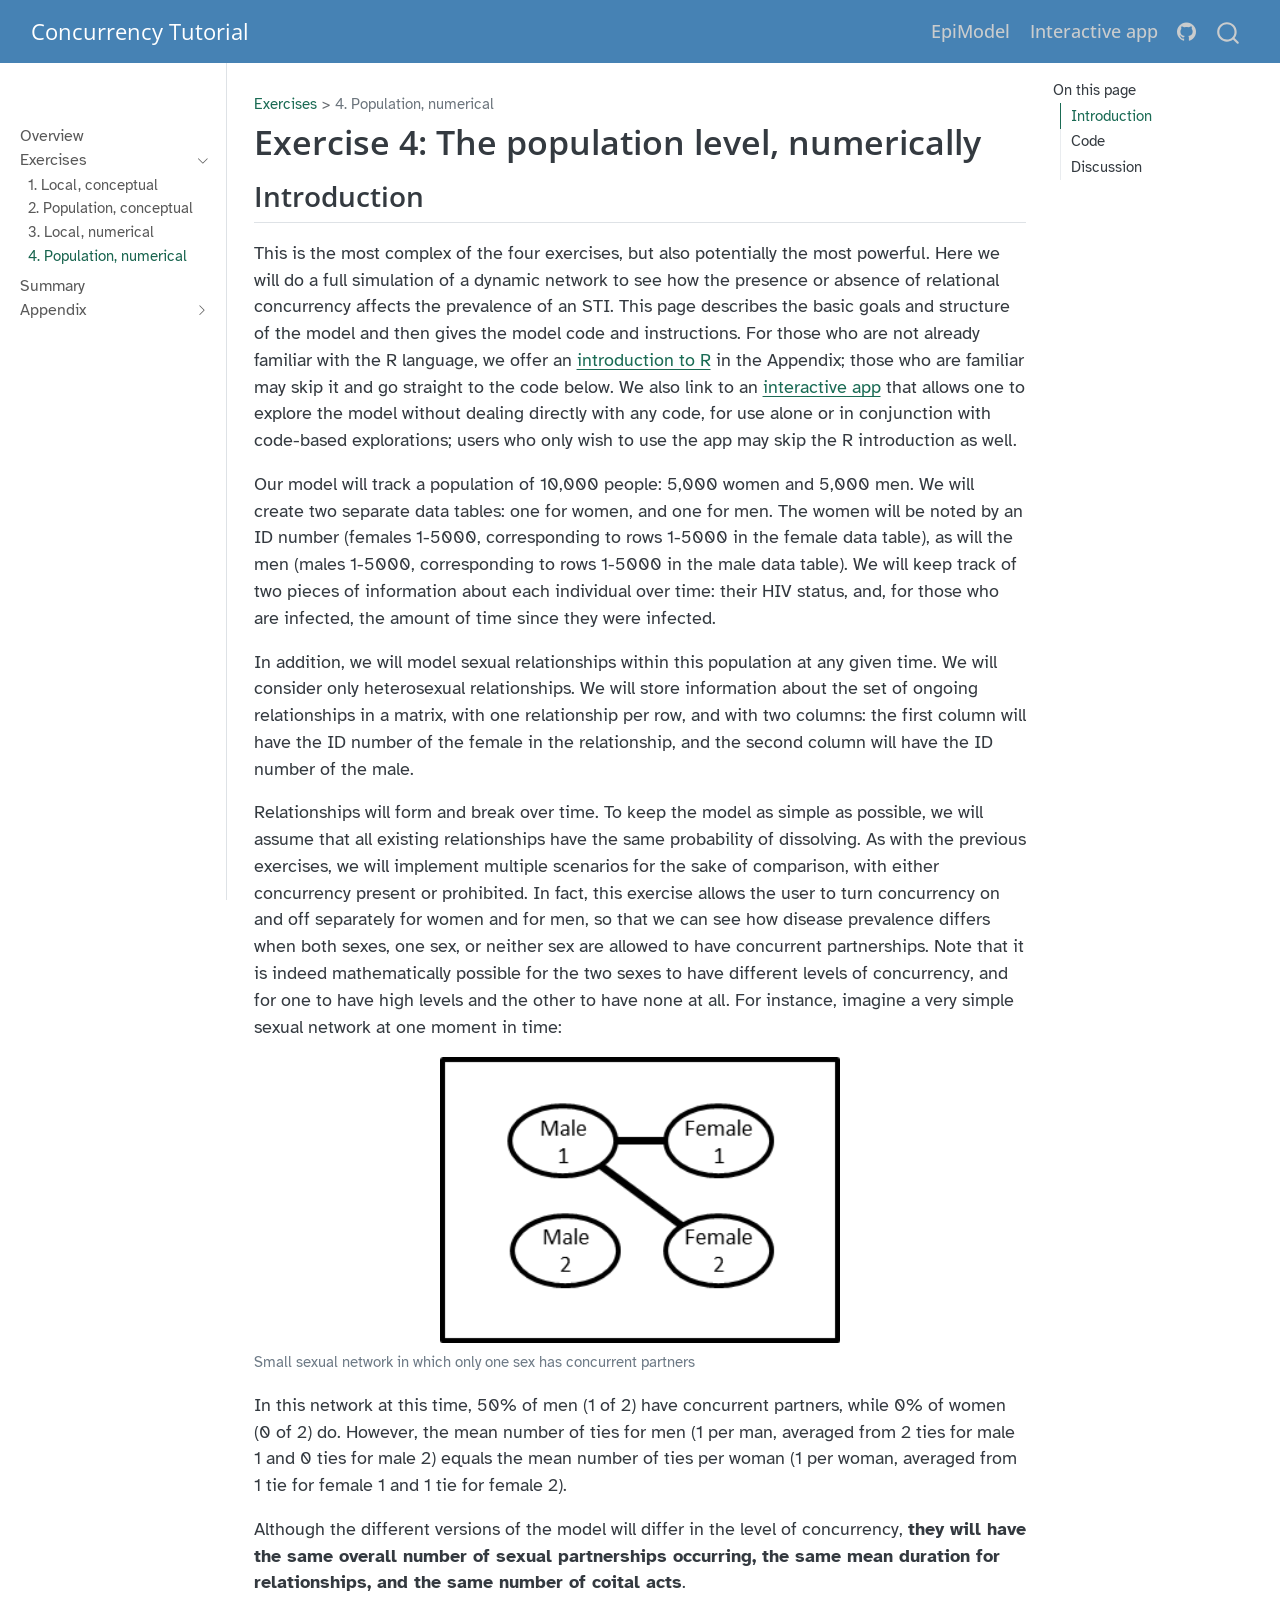
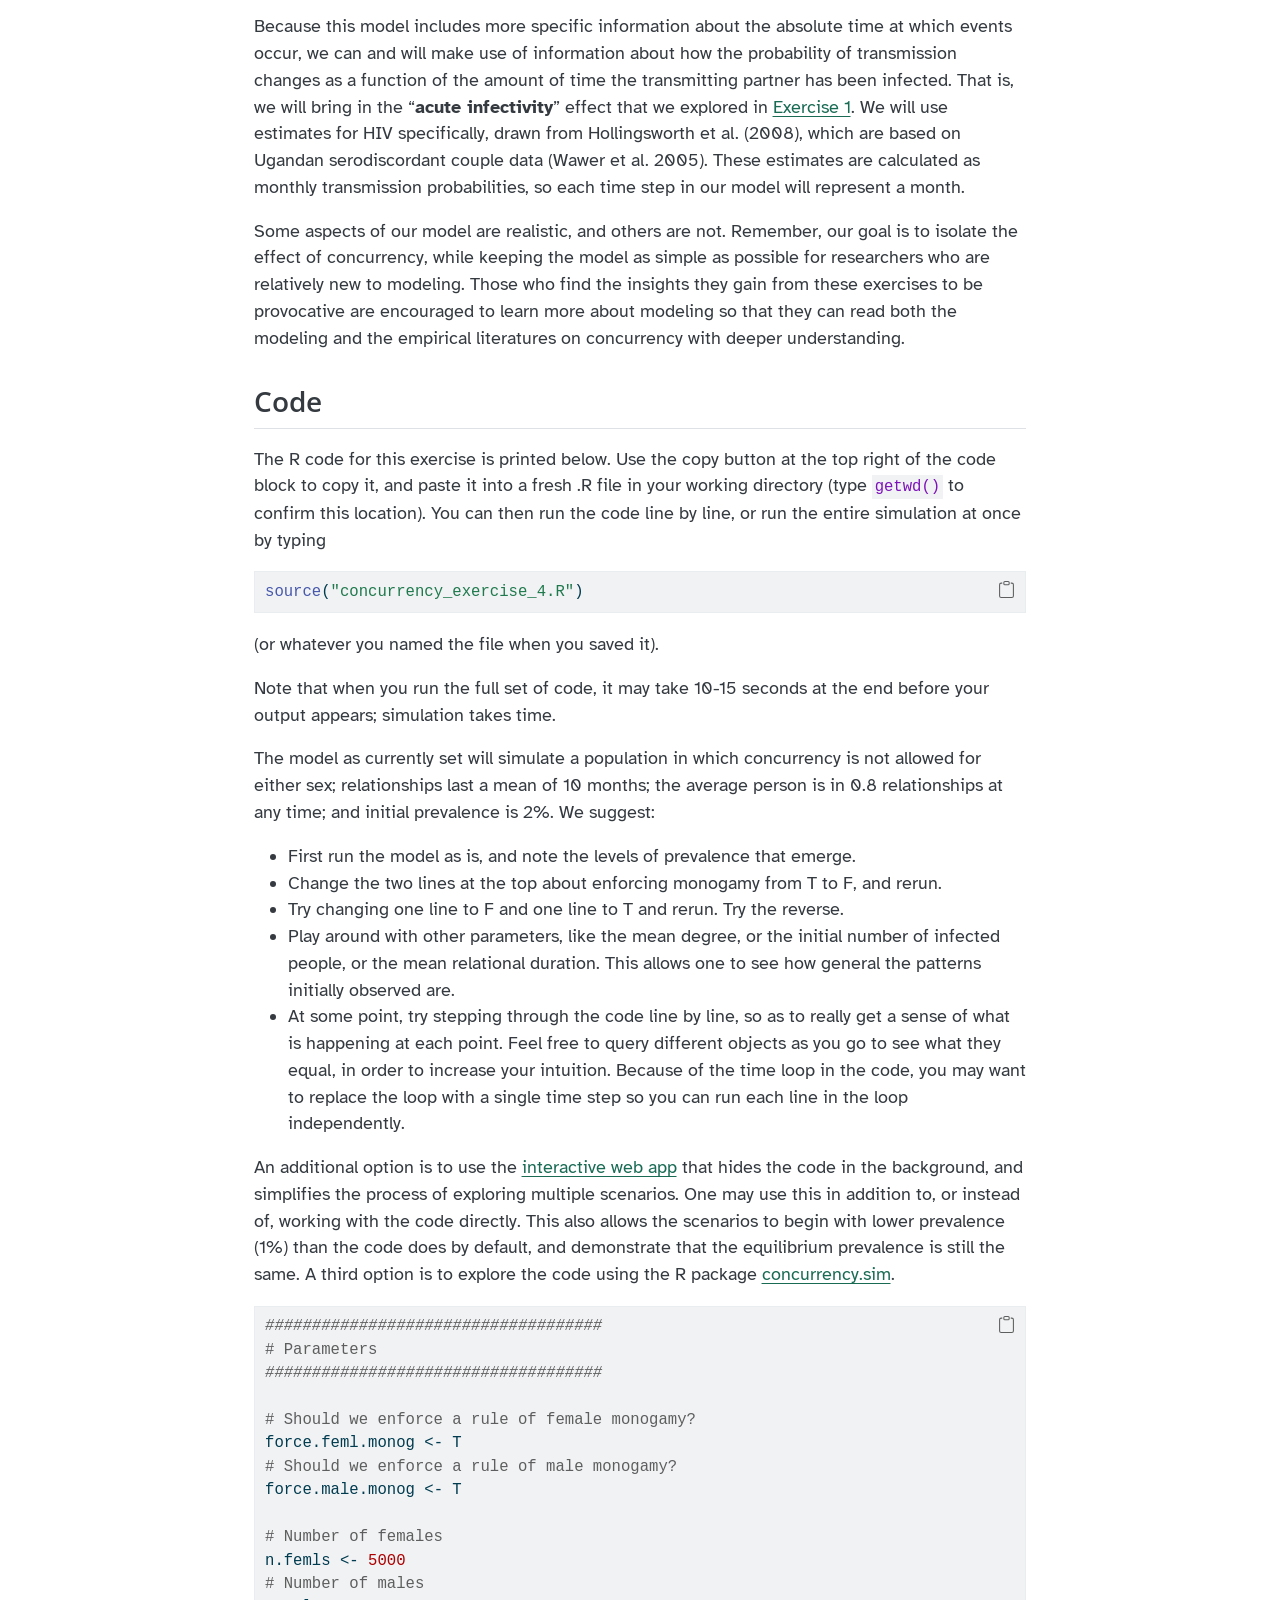
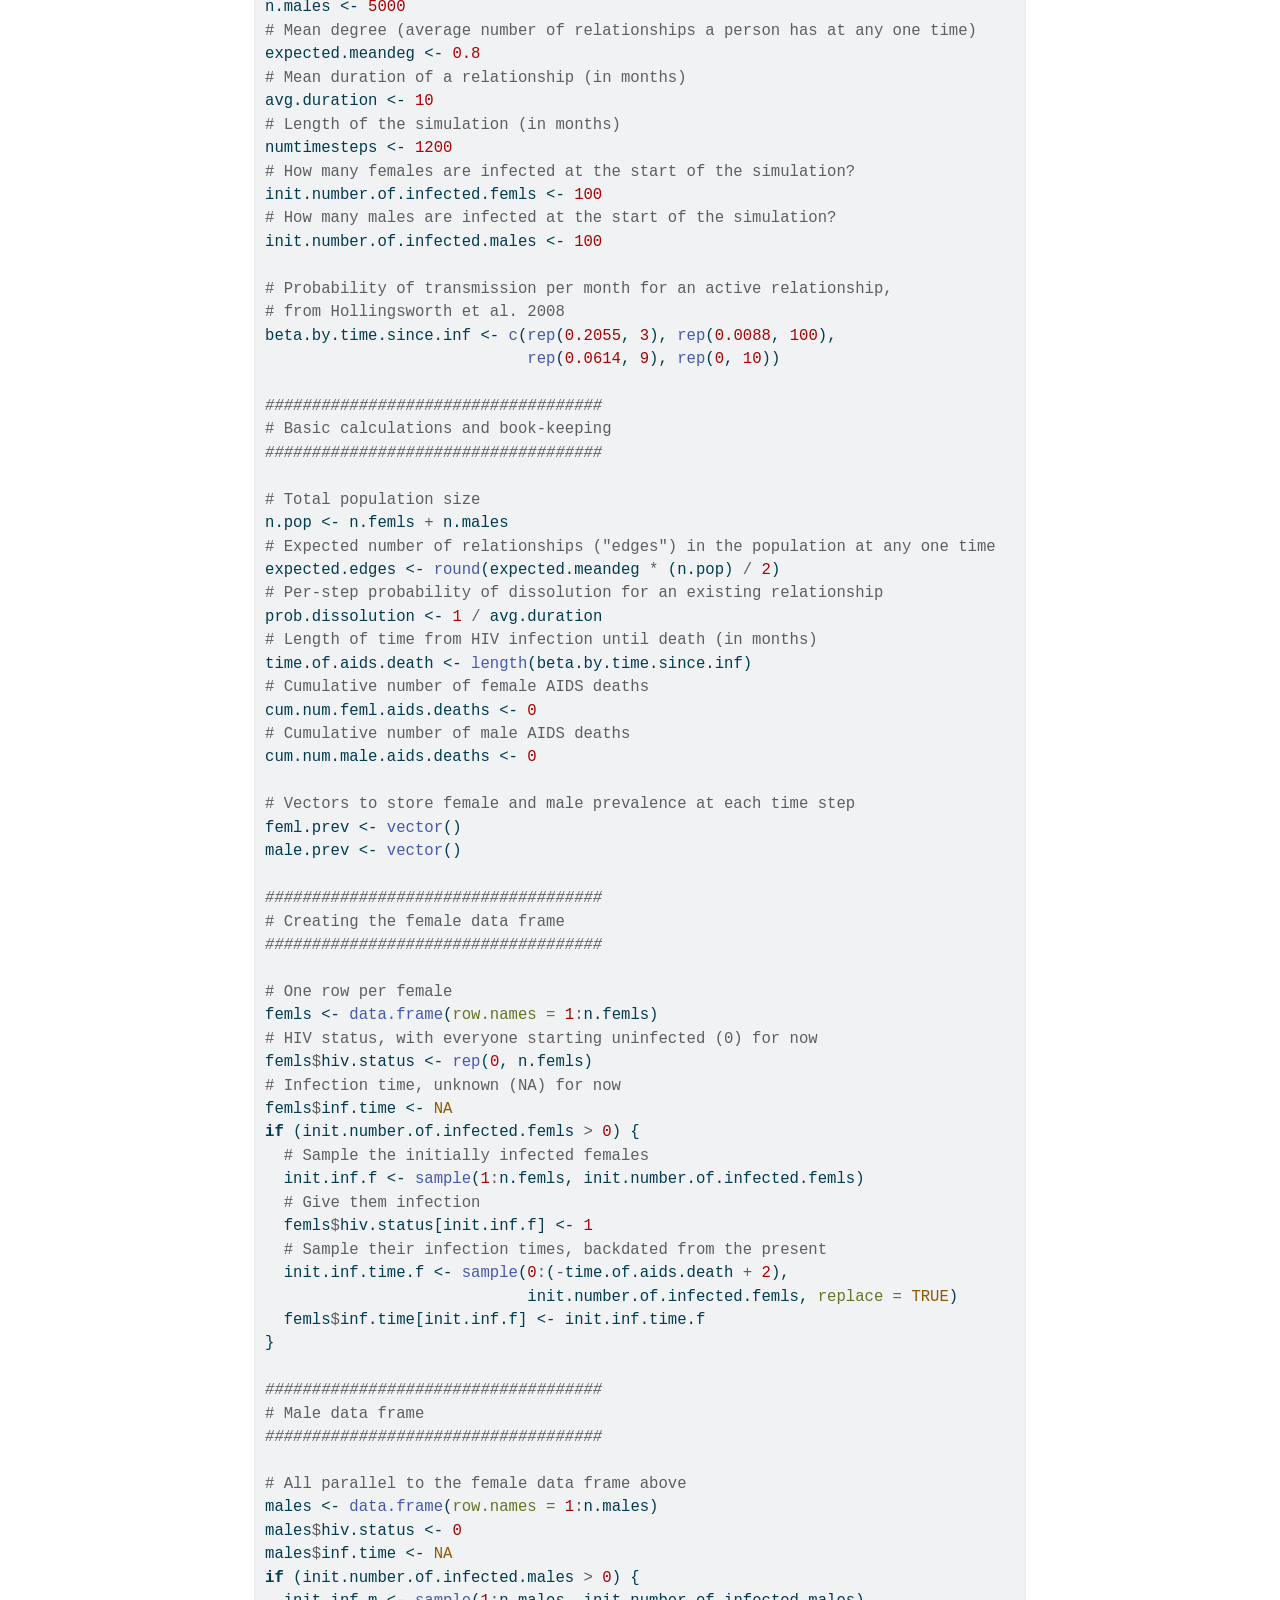
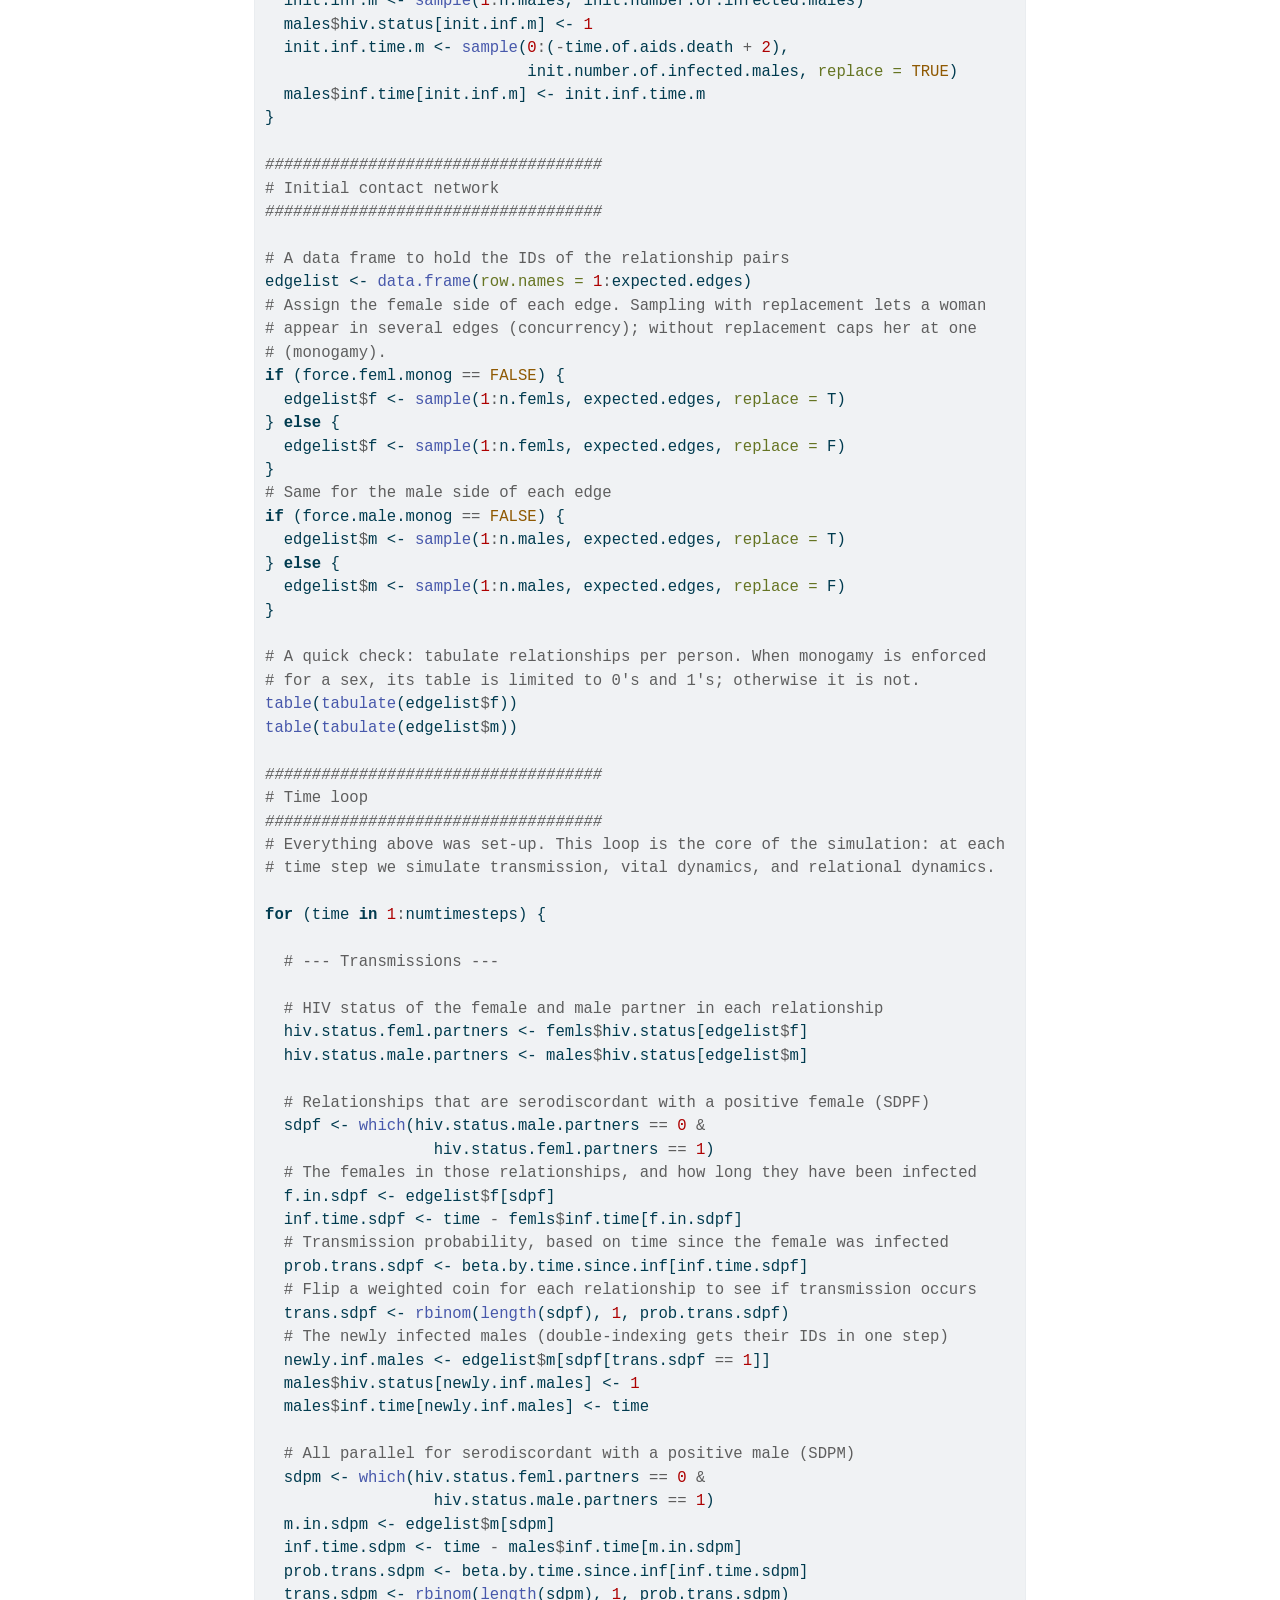
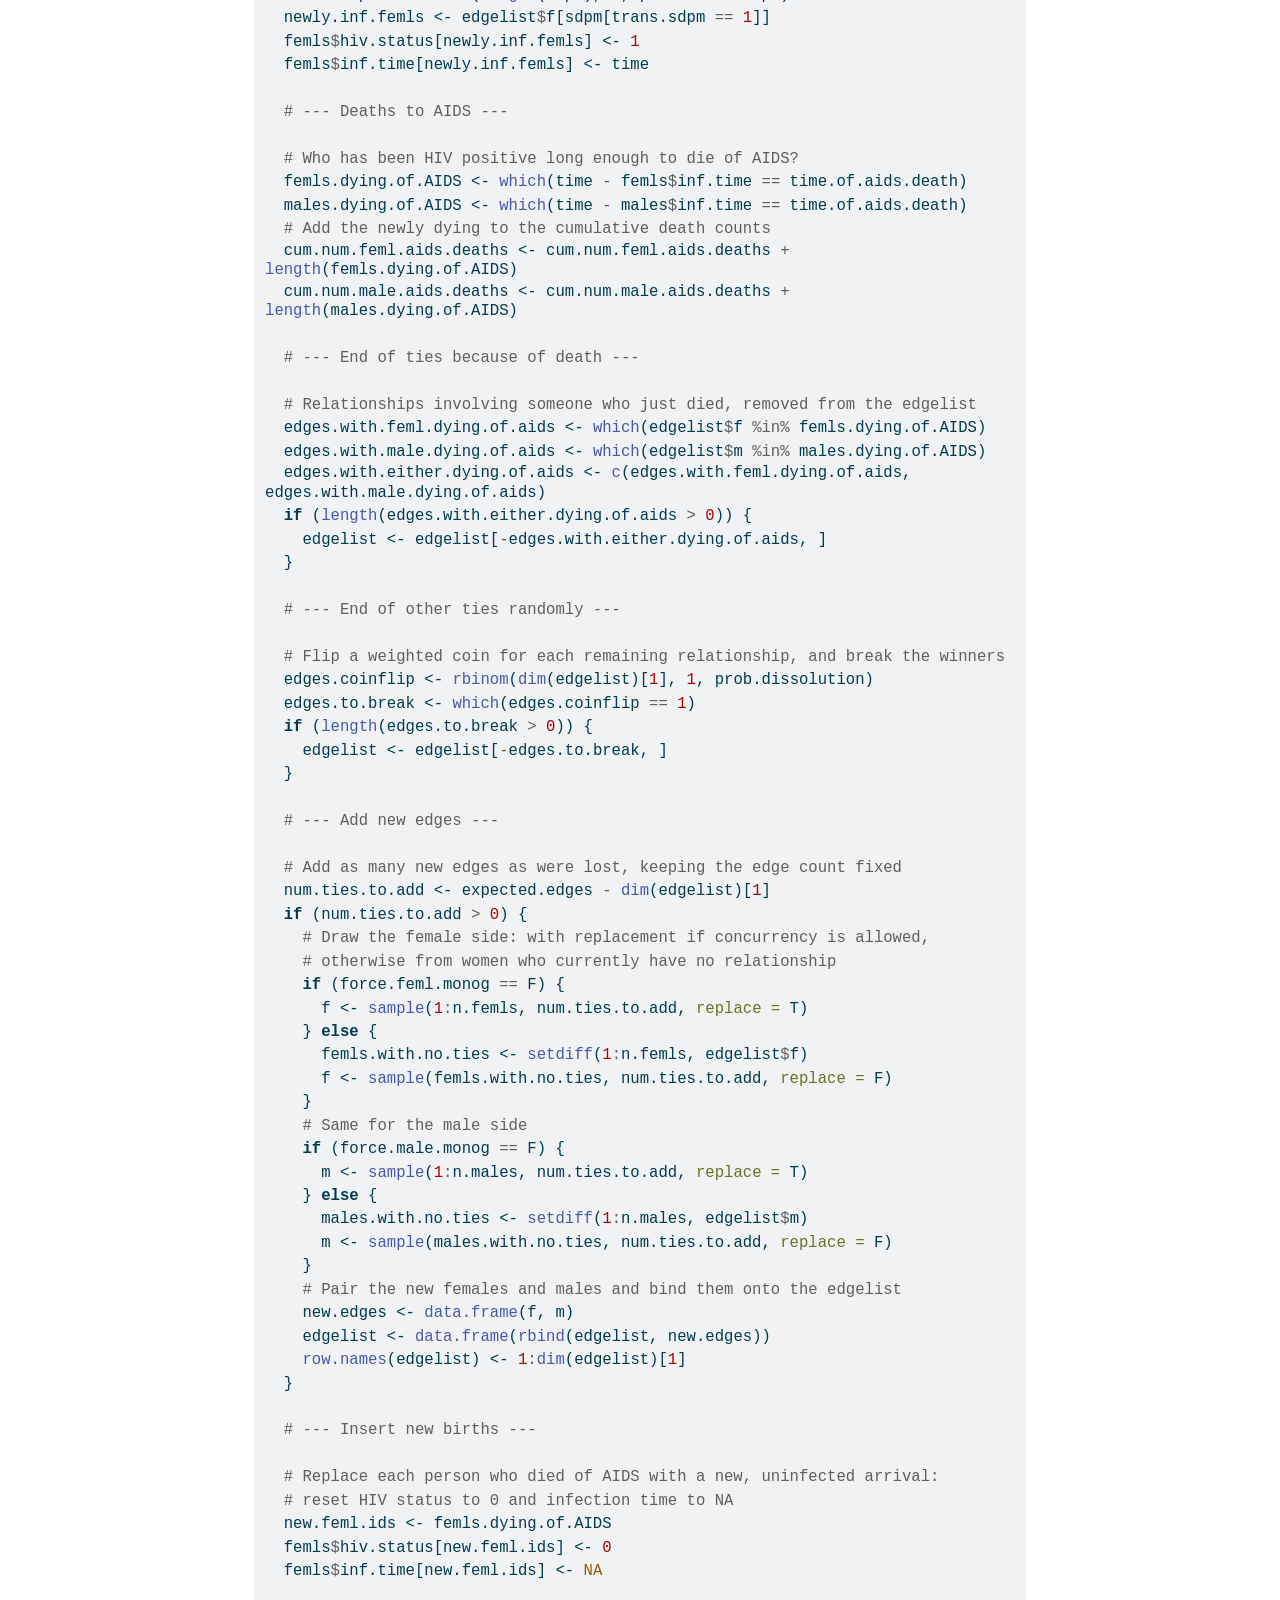
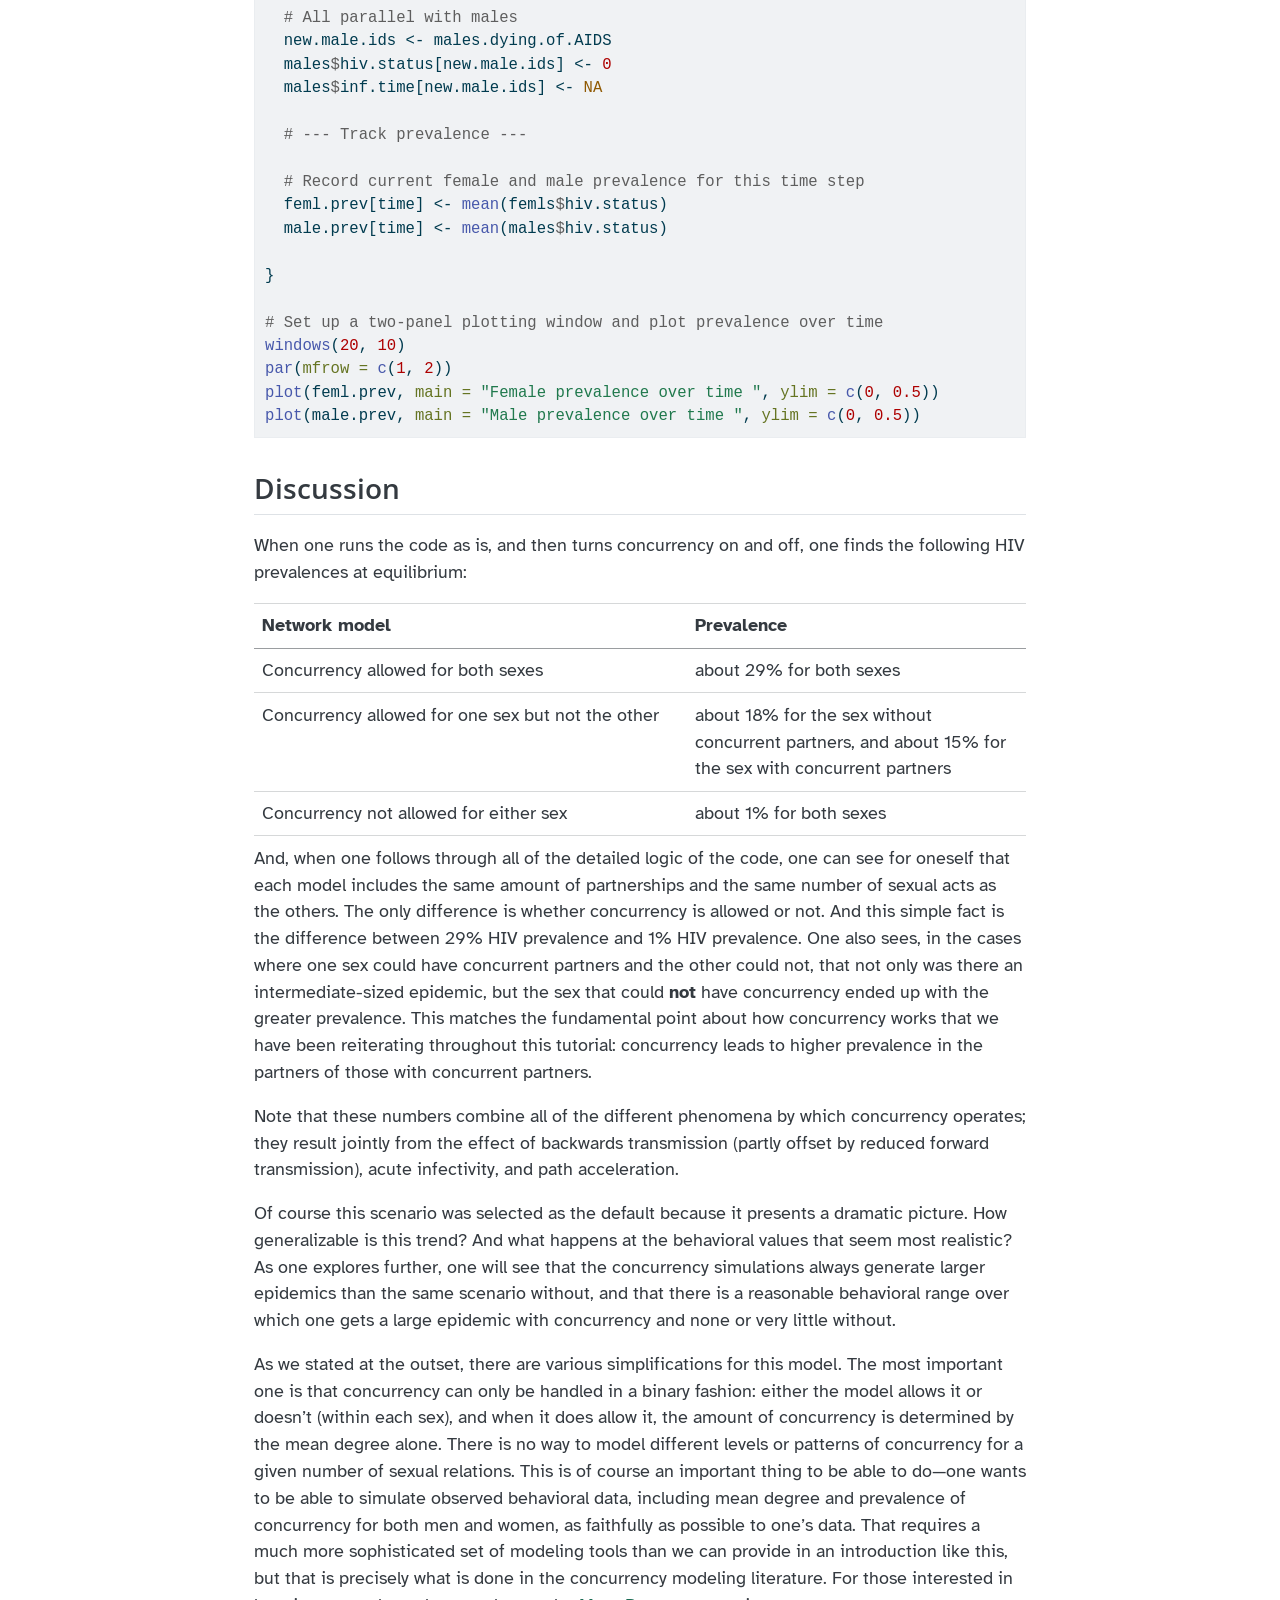
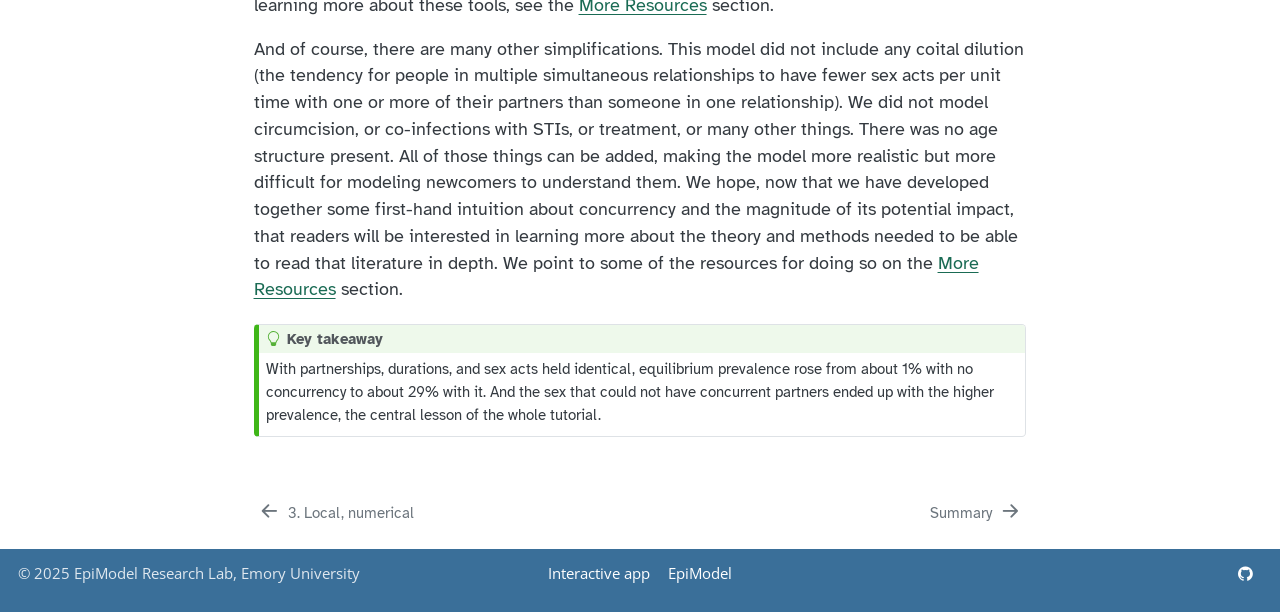
<file: ex4-pop-numerical.html>
<!DOCTYPE html>
<html xmlns="http://www.w3.org/1999/xhtml" lang="en" xml:lang="en"><head>

<meta charset="utf-8">
<meta name="generator" content="quarto-1.9.38">

<meta name="viewport" content="width=device-width, initial-scale=1.0, user-scalable=yes">


<title>Exercise 4: The population level, numerically – Concurrency Tutorial</title>
<style>
/* Default styles provided by pandoc.
** See https://pandoc.org/MANUAL.html#variables-for-html for config info.
*/
code{white-space: pre-wrap;}
span.smallcaps{font-variant: small-caps;}
div.columns{display: flex; gap: min(4vw, 1.5em);}
div.column{flex: auto; overflow-x: auto;}
div.hanging-indent{margin-left: 1.5em; text-indent: -1.5em;}
ul.task-list{list-style: none;}
ul.task-list li input[type="checkbox"] {
  width: 0.8em;
  margin: 0 0.8em 0.2em -1em; /* quarto-specific, see https://github.com/quarto-dev/quarto-cli/issues/4556 */ 
  vertical-align: middle;
}
/* CSS for syntax highlighting */
html { -webkit-text-size-adjust: 100%; }
pre > code.sourceCode { white-space: pre; position: relative; }
pre > code.sourceCode > span { display: inline-block; line-height: 1.25; }
pre > code.sourceCode > span:empty { height: 1.2em; }
.sourceCode { overflow: visible; }
code.sourceCode > span { color: inherit; text-decoration: inherit; }
div.sourceCode { margin: 1em 0; }
pre.sourceCode { margin: 0; }
@media screen {
div.sourceCode { overflow: auto; }
}
@media print {
pre > code.sourceCode { white-space: pre-wrap; }
pre > code.sourceCode > span { text-indent: -5em; padding-left: 5em; }
}
pre.numberSource code
  { counter-reset: source-line 0; }
pre.numberSource code > span
  { position: relative; left: -4em; counter-increment: source-line; }
pre.numberSource code > span > a:first-child::before
  { content: counter(source-line);
    position: relative; left: -1em; text-align: right; vertical-align: baseline;
    border: none; display: inline-block;
    -webkit-touch-callout: none; -webkit-user-select: none;
    -khtml-user-select: none; -moz-user-select: none;
    -ms-user-select: none; user-select: none;
    padding: 0 4px; width: 4em;
  }
pre.numberSource { margin-left: 3em;  padding-left: 4px; }
div.sourceCode
  {   }
@media screen {
pre > code.sourceCode > span > a:first-child::before { text-decoration: underline; }
}
</style>


<script src="site_libs/quarto-nav/quarto-nav.js"></script>
<script src="site_libs/clipboard/clipboard.min.js"></script>
<script src="site_libs/quarto-search/autocomplete.umd.js"></script>
<script src="site_libs/quarto-search/fuse.min.js"></script>
<script src="site_libs/quarto-search/quarto-search.js"></script>
<meta name="quarto:offset" content="./">
<link href="./summary.html" rel="next">
<link href="./ex3-local-numerical.html" rel="prev">
<script src="site_libs/quarto-html/quarto.js" type="module"></script>
<script src="site_libs/quarto-html/tabsets/tabsets.js" type="module"></script>
<script src="site_libs/quarto-html/popper.min.js"></script>
<script src="site_libs/quarto-html/tippy.umd.min.js"></script>
<script src="site_libs/quarto-html/anchor.min.js"></script>
<link href="site_libs/quarto-html/tippy.css" rel="stylesheet">
<link href="site_libs/quarto-html/quarto-syntax-highlighting-15634bcf2e68342d4ad2dfa704d543f6.css" rel="stylesheet" id="quarto-text-highlighting-styles">
<script src="site_libs/bootstrap/bootstrap.min.js"></script>
<link href="site_libs/bootstrap/bootstrap-icons.css" rel="stylesheet">
<link href="site_libs/bootstrap/bootstrap-df8a5dc4faa71e219bc521d2954a8932.min.css" rel="stylesheet" append-hash="true" id="quarto-bootstrap" data-mode="light">
<script id="quarto-search-options" type="application/json">{
  "location": "navbar",
  "copy-button": false,
  "collapse-after": 3,
  "panel-placement": "end",
  "type": "overlay",
  "limit": 50,
  "keyboard-shortcut": [
    "f",
    "/",
    "s"
  ],
  "show-item-context": false,
  "language": {
    "search-no-results-text": "No results",
    "search-matching-documents-text": "matching documents",
    "search-copy-link-title": "Copy link to search",
    "search-hide-matches-text": "Hide additional matches",
    "search-more-match-text": "more match in this document",
    "search-more-matches-text": "more matches in this document",
    "search-clear-button-title": "Clear",
    "search-text-placeholder": "",
    "search-detached-cancel-button-title": "Cancel",
    "search-submit-button-title": "Submit",
    "search-label": "Search"
  }
}</script>


<link rel="stylesheet" href="styles.css">
</head>

<body class="nav-sidebar docked nav-fixed quarto-light">

<div id="quarto-search-results"></div>
  <header id="quarto-header" class="headroom fixed-top">
    <nav class="navbar navbar-expand-lg " data-bs-theme="dark">
      <div class="navbar-container container-fluid">
      <div class="navbar-brand-container mx-auto">
    <a class="navbar-brand" href="./index.html">
    <span class="navbar-title">Concurrency Tutorial</span>
    </a>
  </div>
            <div id="quarto-search" class="" title="Search"></div>
          <button class="navbar-toggler" type="button" data-bs-toggle="collapse" data-bs-target="#navbarCollapse" aria-controls="navbarCollapse" role="menu" aria-expanded="false" aria-label="Toggle navigation" onclick="if (window.quartoToggleHeadroom) { window.quartoToggleHeadroom(); }">
  <span class="navbar-toggler-icon"></span>
</button>
          <div class="collapse navbar-collapse" id="navbarCollapse">
            <ul class="navbar-nav navbar-nav-scroll ms-auto">
  <li class="nav-item">
    <a class="nav-link" href="https://www.epimodel.org"> 
<span class="menu-text">EpiModel</span></a>
  </li>  
  <li class="nav-item">
    <a class="nav-link" href="https://epimodel.github.io/concurrency.sim"> 
<span class="menu-text">Interactive app</span></a>
  </li>  
  <li class="nav-item compact">
    <a class="nav-link" href="https://github.com/EpiModel/ConcurrencyTutorial"> <i class="bi bi-github" role="img" aria-label="GitHub">
</i> 
<span class="menu-text"></span></a>
  </li>  
</ul>
          </div> <!-- /navcollapse -->
            <div class="quarto-navbar-tools">
</div>
      </div> <!-- /container-fluid -->
    </nav>
  <nav class="quarto-secondary-nav">
    <div class="container-fluid d-flex">
      <button type="button" class="quarto-btn-toggle btn" data-bs-toggle="collapse" role="button" data-bs-target=".quarto-sidebar-collapse-item" aria-controls="quarto-sidebar" aria-expanded="false" aria-label="Toggle sidebar navigation" onclick="if (window.quartoToggleHeadroom) { window.quartoToggleHeadroom(); }">
        <i class="bi bi-layout-text-sidebar-reverse"></i>
      </button>
        <nav class="quarto-page-breadcrumbs" aria-label="breadcrumb"><ol class="breadcrumb"><li class="breadcrumb-item"><a href="./ex1-local-conceptual.html">Exercises</a></li><li class="breadcrumb-item"><a href="./ex4-pop-numerical.html">4. Population, numerical</a></li></ol></nav>
        <a class="flex-grow-1" role="navigation" data-bs-toggle="collapse" data-bs-target=".quarto-sidebar-collapse-item" aria-controls="quarto-sidebar" aria-expanded="false" aria-label="Toggle sidebar navigation" onclick="if (window.quartoToggleHeadroom) { window.quartoToggleHeadroom(); }">      
        </a>
      <button type="button" class="btn quarto-search-button" aria-label="Search" onclick="window.quartoOpenSearch();">
        <i class="bi bi-search"></i>
      </button>
    </div>
  </nav>
</header>
<!-- content -->
<div id="quarto-content" class="quarto-container page-columns page-rows-contents page-layout-article page-navbar">
<!-- sidebar -->
  <nav id="quarto-sidebar" class="sidebar collapse collapse-horizontal quarto-sidebar-collapse-item sidebar-navigation docked overflow-auto">
        <div class="mt-2 flex-shrink-0 align-items-center">
        <div class="sidebar-search">
        <div id="quarto-search" class="" title="Search"></div>
        </div>
        </div>
    <div class="sidebar-menu-container"> 
    <ul class="list-unstyled mt-1">
        <li class="sidebar-item">
  <div class="sidebar-item-container"> 
  <a href="./index.html" class="sidebar-item-text sidebar-link">
 <span class="menu-text">Overview</span></a>
  </div>
</li>
        <li class="sidebar-item sidebar-item-section">
      <div class="sidebar-item-container"> 
            <a class="sidebar-item-text sidebar-link text-start" data-bs-toggle="collapse" data-bs-target="#quarto-sidebar-section-1" role="navigation" aria-expanded="true">
 <span class="menu-text">Exercises</span></a>
          <a class="sidebar-item-toggle text-start" data-bs-toggle="collapse" data-bs-target="#quarto-sidebar-section-1" role="navigation" aria-expanded="true" aria-label="Toggle section">
            <i class="bi bi-chevron-right ms-2"></i>
          </a> 
      </div>
      <ul id="quarto-sidebar-section-1" class="collapse list-unstyled sidebar-section depth1 show">  
          <li class="sidebar-item">
  <div class="sidebar-item-container"> 
  <a href="./ex1-local-conceptual.html" class="sidebar-item-text sidebar-link">
 <span class="menu-text">1. Local, conceptual</span></a>
  </div>
</li>
          <li class="sidebar-item">
  <div class="sidebar-item-container"> 
  <a href="./ex2-pop-conceptual.html" class="sidebar-item-text sidebar-link">
 <span class="menu-text">2. Population, conceptual</span></a>
  </div>
</li>
          <li class="sidebar-item">
  <div class="sidebar-item-container"> 
  <a href="./ex3-local-numerical.html" class="sidebar-item-text sidebar-link">
 <span class="menu-text">3. Local, numerical</span></a>
  </div>
</li>
          <li class="sidebar-item">
  <div class="sidebar-item-container"> 
  <a href="./ex4-pop-numerical.html" class="sidebar-item-text sidebar-link active">
 <span class="menu-text">4. Population, numerical</span></a>
  </div>
</li>
      </ul>
  </li>
        <li class="sidebar-item">
  <div class="sidebar-item-container"> 
  <a href="./summary.html" class="sidebar-item-text sidebar-link">
 <span class="menu-text">Summary</span></a>
  </div>
</li>
        <li class="sidebar-item sidebar-item-section">
      <div class="sidebar-item-container"> 
            <a class="sidebar-item-text sidebar-link text-start collapsed" data-bs-toggle="collapse" data-bs-target="#quarto-sidebar-section-2" role="navigation" aria-expanded="false">
 <span class="menu-text">Appendix</span></a>
          <a class="sidebar-item-toggle text-start collapsed" data-bs-toggle="collapse" data-bs-target="#quarto-sidebar-section-2" role="navigation" aria-expanded="false" aria-label="Toggle section">
            <i class="bi bi-chevron-right ms-2"></i>
          </a> 
      </div>
      <ul id="quarto-sidebar-section-2" class="collapse list-unstyled sidebar-section depth1 ">  
          <li class="sidebar-item">
  <div class="sidebar-item-container"> 
  <a href="./prob-tutorial.html" class="sidebar-item-text sidebar-link">
 <span class="menu-text">Rules of probability</span></a>
  </div>
</li>
          <li class="sidebar-item">
  <div class="sidebar-item-container"> 
  <a href="./r-tutorial.html" class="sidebar-item-text sidebar-link">
 <span class="menu-text">Introduction to R</span></a>
  </div>
</li>
          <li class="sidebar-item">
  <div class="sidebar-item-container"> 
  <a href="./resources.html" class="sidebar-item-text sidebar-link">
 <span class="menu-text">More resources</span></a>
  </div>
</li>
      </ul>
  </li>
    </ul>
    </div>
</nav>
<div id="quarto-sidebar-glass" class="quarto-sidebar-collapse-item" data-bs-toggle="collapse" data-bs-target=".quarto-sidebar-collapse-item"></div>
<!-- margin-sidebar -->
    <div id="quarto-margin-sidebar" class="sidebar margin-sidebar">
        <nav id="TOC" role="doc-toc" class="toc-active">
    <h2 id="toc-title">On this page</h2>
   
  <ul>
  <li><a href="#introduction" id="toc-introduction" class="nav-link active" data-scroll-target="#introduction">Introduction</a></li>
  <li><a href="#code" id="toc-code" class="nav-link" data-scroll-target="#code">Code</a></li>
  <li><a href="#discussion" id="toc-discussion" class="nav-link" data-scroll-target="#discussion">Discussion</a></li>
  </ul>
</nav>
    </div>
<!-- main -->
<main class="content" id="quarto-document-content">

<header id="title-block-header" class="quarto-title-block default"><nav class="quarto-page-breadcrumbs quarto-title-breadcrumbs d-none d-lg-block" aria-label="breadcrumb"><ol class="breadcrumb"><li class="breadcrumb-item"><a href="./ex1-local-conceptual.html">Exercises</a></li><li class="breadcrumb-item"><a href="./ex4-pop-numerical.html">4. Population, numerical</a></li></ol></nav>
<div class="quarto-title">
<h1 class="title">Exercise 4: The population level, numerically</h1>
</div>



<div class="quarto-title-meta">

    
  
    
  </div>
  


</header>


<section id="introduction" class="level2">
<h2 class="anchored" data-anchor-id="introduction">Introduction</h2>
<p>This is the most complex of the four exercises, but also potentially the most powerful. Here we will do a full simulation of a dynamic network to see how the presence or absence of relational concurrency affects the prevalence of an STI. This page describes the basic goals and structure of the model and then gives the model code and instructions. For those who are not already familiar with the R language, we offer an <a href="./r-tutorial.html">introduction to R</a> in the Appendix; those who are familiar may skip it and go straight to the code below. We also link to an <a href="https://epimodel.github.io/concurrency.sim">interactive app</a> that allows one to explore the model without dealing directly with any code, for use alone or in conjunction with code-based explorations; users who only wish to use the app may skip the R introduction as well.</p>
<p>Our model will track a population of 10,000 people: 5,000 women and 5,000 men. We will create two separate data tables: one for women, and one for men. The women will be noted by an ID number (females 1-5000, corresponding to rows 1-5000 in the female data table), as will the men (males 1-5000, corresponding to rows 1-5000 in the male data table). We will keep track of two pieces of information about each individual over time: their HIV status, and, for those who are infected, the amount of time since they were infected.</p>
<p>In addition, we will model sexual relationships within this population at any given time. We will consider only heterosexual relationships. We will store information about the set of ongoing relationships in a matrix, with one relationship per row, and with two columns: the first column will have the ID number of the female in the relationship, and the second column will have the ID number of the male.</p>
<p>Relationships will form and break over time. To keep the model as simple as possible, we will assume that all existing relationships have the same probability of dissolving. As with the previous exercises, we will implement multiple scenarios for the sake of comparison, with either concurrency present or prohibited. In fact, this exercise allows the user to turn concurrency on and off separately for women and for men, so that we can see how disease prevalence differs when both sexes, one sex, or neither sex are allowed to have concurrent partnerships. Note that it is indeed mathematically possible for the two sexes to have different levels of concurrency, and for one to have high levels and the other to have none at all. For instance, imagine a very simple sexual network at one moment in time:</p>
<div class="quarto-figure quarto-figure-center">
<figure class="figure">
<p><img src="ConcurrencyTutorialFiles/sexspecificconcurrency.png" class="img-fluid figure-img" width="400"></p>
<figcaption>Small sexual network in which only one sex has concurrent partners</figcaption>
</figure>
</div>
<p>In this network at this time, 50% of men (1 of 2) have concurrent partners, while 0% of women (0 of 2) do. However, the mean number of ties for men (1 per man, averaged from 2 ties for male 1 and 0 ties for male 2) equals the mean number of ties per woman (1 per woman, averaged from 1 tie for female 1 and 1 tie for female 2).</p>
<p>Although the different versions of the model will differ in the level of concurrency, <strong>they will have the same overall number of sexual partnerships occurring, the same mean duration for relationships, and the same number of coital acts</strong>.</p>
<p>Because this model includes more specific information about the absolute time at which events occur, we can and will make use of information about how the probability of transmission changes as a function of the amount of time the transmitting partner has been infected. That is, we will bring in the “<strong>acute infectivity</strong>” effect that we explored in <a href="./ex1-local-conceptual.html">Exercise 1</a>. We will use estimates for HIV specifically, drawn from Hollingsworth et al.&nbsp;(2008), which are based on Ugandan serodiscordant couple data (Wawer et al.&nbsp;2005). These estimates are calculated as monthly transmission probabilities, so each time step in our model will represent a month.</p>
<p>Some aspects of our model are realistic, and others are not. Remember, our goal is to isolate the effect of concurrency, while keeping the model as simple as possible for researchers who are relatively new to modeling. Those who find the insights they gain from these exercises to be provocative are encouraged to learn more about modeling so that they can read both the modeling and the empirical literatures on concurrency with deeper understanding.</p>
</section>
<section id="code" class="level2">
<h2 class="anchored" data-anchor-id="code">Code</h2>
<p>The R code for this exercise is printed below. Use the copy button at the top right of the code block to copy it, and paste it into a fresh .R file in your working directory (type <code>getwd()</code> to confirm this location). You can then run the code line by line, or run the entire simulation at once by typing</p>
<div class="code-copy-outer-scaffold"><div class="sourceCode" id="cb1"><pre class="sourceCode r code-with-copy"><code class="sourceCode r"><span id="cb1-1"><a href="#cb1-1" aria-hidden="true" tabindex="-1"></a><span class="fu">source</span>(<span class="st">"concurrency_exercise_4.R"</span>)</span></code></pre></div><button title="Copy to Clipboard" class="code-copy-button"><i class="bi"></i></button></div>
<p>(or whatever you named the file when you saved it).</p>
<p>Note that when you run the full set of code, it may take 10-15 seconds at the end before your output appears; simulation takes time.</p>
<p>The model as currently set will simulate a population in which concurrency is not allowed for either sex; relationships last a mean of 10 months; the average person is in 0.8 relationships at any time; and initial prevalence is 2%. We suggest:</p>
<ul>
<li>First run the model as is, and note the levels of prevalence that emerge.</li>
<li>Change the two lines at the top about enforcing monogamy from T to F, and rerun.</li>
<li>Try changing one line to F and one line to T and rerun. Try the reverse.</li>
<li>Play around with other parameters, like the mean degree, or the initial number of infected people, or the mean relational duration. This allows one to see how general the patterns initially observed are.</li>
<li>At some point, try stepping through the code line by line, so as to really get a sense of what is happening at each point. Feel free to query different objects as you go to see what they equal, in order to increase your intuition. Because of the time loop in the code, you may want to replace the loop with a single time step so you can run each line in the loop independently.</li>
</ul>
<p>An additional option is to use the <a href="https://epimodel.github.io/concurrency.sim">interactive web app</a> that hides the code in the background, and simplifies the process of exploring multiple scenarios. One may use this in addition to, or instead of, working with the code directly. This also allows the scenarios to begin with lower prevalence (1%) than the code does by default, and demonstrate that the equilibrium prevalence is still the same. A third option is to explore the code using the R package <a href="https://github.com/EpiModel/concurrency.sim">concurrency.sim</a>.</p>
<div class="code-copy-outer-scaffold"><div class="sourceCode" id="cb2"><pre class="sourceCode r code-with-copy"><code class="sourceCode r"><span id="cb2-1"><a href="#cb2-1" aria-hidden="true" tabindex="-1"></a><span class="do">####################################</span></span>
<span id="cb2-2"><a href="#cb2-2" aria-hidden="true" tabindex="-1"></a><span class="co"># Parameters</span></span>
<span id="cb2-3"><a href="#cb2-3" aria-hidden="true" tabindex="-1"></a><span class="do">####################################</span></span>
<span id="cb2-4"><a href="#cb2-4" aria-hidden="true" tabindex="-1"></a></span>
<span id="cb2-5"><a href="#cb2-5" aria-hidden="true" tabindex="-1"></a><span class="co"># Should we enforce a rule of female monogamy?</span></span>
<span id="cb2-6"><a href="#cb2-6" aria-hidden="true" tabindex="-1"></a>force.feml.monog <span class="ot">&lt;-</span> T</span>
<span id="cb2-7"><a href="#cb2-7" aria-hidden="true" tabindex="-1"></a><span class="co"># Should we enforce a rule of male monogamy?</span></span>
<span id="cb2-8"><a href="#cb2-8" aria-hidden="true" tabindex="-1"></a>force.male.monog <span class="ot">&lt;-</span> T</span>
<span id="cb2-9"><a href="#cb2-9" aria-hidden="true" tabindex="-1"></a></span>
<span id="cb2-10"><a href="#cb2-10" aria-hidden="true" tabindex="-1"></a><span class="co"># Number of females</span></span>
<span id="cb2-11"><a href="#cb2-11" aria-hidden="true" tabindex="-1"></a>n.femls <span class="ot">&lt;-</span> <span class="dv">5000</span></span>
<span id="cb2-12"><a href="#cb2-12" aria-hidden="true" tabindex="-1"></a><span class="co"># Number of males</span></span>
<span id="cb2-13"><a href="#cb2-13" aria-hidden="true" tabindex="-1"></a>n.males <span class="ot">&lt;-</span> <span class="dv">5000</span></span>
<span id="cb2-14"><a href="#cb2-14" aria-hidden="true" tabindex="-1"></a><span class="co"># Mean degree (average number of relationships a person has at any one time)</span></span>
<span id="cb2-15"><a href="#cb2-15" aria-hidden="true" tabindex="-1"></a>expected.meandeg <span class="ot">&lt;-</span> <span class="fl">0.8</span></span>
<span id="cb2-16"><a href="#cb2-16" aria-hidden="true" tabindex="-1"></a><span class="co"># Mean duration of a relationship (in months)</span></span>
<span id="cb2-17"><a href="#cb2-17" aria-hidden="true" tabindex="-1"></a>avg.duration <span class="ot">&lt;-</span> <span class="dv">10</span></span>
<span id="cb2-18"><a href="#cb2-18" aria-hidden="true" tabindex="-1"></a><span class="co"># Length of the simulation (in months)</span></span>
<span id="cb2-19"><a href="#cb2-19" aria-hidden="true" tabindex="-1"></a>numtimesteps <span class="ot">&lt;-</span> <span class="dv">1200</span></span>
<span id="cb2-20"><a href="#cb2-20" aria-hidden="true" tabindex="-1"></a><span class="co"># How many females are infected at the start of the simulation?</span></span>
<span id="cb2-21"><a href="#cb2-21" aria-hidden="true" tabindex="-1"></a>init.number.of.infected.femls <span class="ot">&lt;-</span> <span class="dv">100</span></span>
<span id="cb2-22"><a href="#cb2-22" aria-hidden="true" tabindex="-1"></a><span class="co"># How many males are infected at the start of the simulation?</span></span>
<span id="cb2-23"><a href="#cb2-23" aria-hidden="true" tabindex="-1"></a>init.number.of.infected.males <span class="ot">&lt;-</span> <span class="dv">100</span></span>
<span id="cb2-24"><a href="#cb2-24" aria-hidden="true" tabindex="-1"></a></span>
<span id="cb2-25"><a href="#cb2-25" aria-hidden="true" tabindex="-1"></a><span class="co"># Probability of transmission per month for an active relationship,</span></span>
<span id="cb2-26"><a href="#cb2-26" aria-hidden="true" tabindex="-1"></a><span class="co"># from Hollingsworth et al. 2008</span></span>
<span id="cb2-27"><a href="#cb2-27" aria-hidden="true" tabindex="-1"></a>beta.by.time.since.inf <span class="ot">&lt;-</span> <span class="fu">c</span>(<span class="fu">rep</span>(<span class="fl">0.2055</span>, <span class="dv">3</span>), <span class="fu">rep</span>(<span class="fl">0.0088</span>, <span class="dv">100</span>),</span>
<span id="cb2-28"><a href="#cb2-28" aria-hidden="true" tabindex="-1"></a>                            <span class="fu">rep</span>(<span class="fl">0.0614</span>, <span class="dv">9</span>), <span class="fu">rep</span>(<span class="dv">0</span>, <span class="dv">10</span>))</span>
<span id="cb2-29"><a href="#cb2-29" aria-hidden="true" tabindex="-1"></a></span>
<span id="cb2-30"><a href="#cb2-30" aria-hidden="true" tabindex="-1"></a><span class="do">####################################</span></span>
<span id="cb2-31"><a href="#cb2-31" aria-hidden="true" tabindex="-1"></a><span class="co"># Basic calculations and book-keeping</span></span>
<span id="cb2-32"><a href="#cb2-32" aria-hidden="true" tabindex="-1"></a><span class="do">####################################</span></span>
<span id="cb2-33"><a href="#cb2-33" aria-hidden="true" tabindex="-1"></a></span>
<span id="cb2-34"><a href="#cb2-34" aria-hidden="true" tabindex="-1"></a><span class="co"># Total population size</span></span>
<span id="cb2-35"><a href="#cb2-35" aria-hidden="true" tabindex="-1"></a>n.pop <span class="ot">&lt;-</span> n.femls <span class="sc">+</span> n.males</span>
<span id="cb2-36"><a href="#cb2-36" aria-hidden="true" tabindex="-1"></a><span class="co"># Expected number of relationships ("edges") in the population at any one time</span></span>
<span id="cb2-37"><a href="#cb2-37" aria-hidden="true" tabindex="-1"></a>expected.edges <span class="ot">&lt;-</span> <span class="fu">round</span>(expected.meandeg <span class="sc">*</span> (n.pop) <span class="sc">/</span> <span class="dv">2</span>)</span>
<span id="cb2-38"><a href="#cb2-38" aria-hidden="true" tabindex="-1"></a><span class="co"># Per-step probability of dissolution for an existing relationship</span></span>
<span id="cb2-39"><a href="#cb2-39" aria-hidden="true" tabindex="-1"></a>prob.dissolution <span class="ot">&lt;-</span> <span class="dv">1</span> <span class="sc">/</span> avg.duration</span>
<span id="cb2-40"><a href="#cb2-40" aria-hidden="true" tabindex="-1"></a><span class="co"># Length of time from HIV infection until death (in months)</span></span>
<span id="cb2-41"><a href="#cb2-41" aria-hidden="true" tabindex="-1"></a>time.of.aids.death <span class="ot">&lt;-</span> <span class="fu">length</span>(beta.by.time.since.inf)</span>
<span id="cb2-42"><a href="#cb2-42" aria-hidden="true" tabindex="-1"></a><span class="co"># Cumulative number of female AIDS deaths</span></span>
<span id="cb2-43"><a href="#cb2-43" aria-hidden="true" tabindex="-1"></a>cum.num.feml.aids.deaths <span class="ot">&lt;-</span> <span class="dv">0</span></span>
<span id="cb2-44"><a href="#cb2-44" aria-hidden="true" tabindex="-1"></a><span class="co"># Cumulative number of male AIDS deaths</span></span>
<span id="cb2-45"><a href="#cb2-45" aria-hidden="true" tabindex="-1"></a>cum.num.male.aids.deaths <span class="ot">&lt;-</span> <span class="dv">0</span></span>
<span id="cb2-46"><a href="#cb2-46" aria-hidden="true" tabindex="-1"></a></span>
<span id="cb2-47"><a href="#cb2-47" aria-hidden="true" tabindex="-1"></a><span class="co"># Vectors to store female and male prevalence at each time step</span></span>
<span id="cb2-48"><a href="#cb2-48" aria-hidden="true" tabindex="-1"></a>feml.prev <span class="ot">&lt;-</span> <span class="fu">vector</span>()</span>
<span id="cb2-49"><a href="#cb2-49" aria-hidden="true" tabindex="-1"></a>male.prev <span class="ot">&lt;-</span> <span class="fu">vector</span>()</span>
<span id="cb2-50"><a href="#cb2-50" aria-hidden="true" tabindex="-1"></a></span>
<span id="cb2-51"><a href="#cb2-51" aria-hidden="true" tabindex="-1"></a><span class="do">####################################</span></span>
<span id="cb2-52"><a href="#cb2-52" aria-hidden="true" tabindex="-1"></a><span class="co"># Creating the female data frame</span></span>
<span id="cb2-53"><a href="#cb2-53" aria-hidden="true" tabindex="-1"></a><span class="do">####################################</span></span>
<span id="cb2-54"><a href="#cb2-54" aria-hidden="true" tabindex="-1"></a></span>
<span id="cb2-55"><a href="#cb2-55" aria-hidden="true" tabindex="-1"></a><span class="co"># One row per female</span></span>
<span id="cb2-56"><a href="#cb2-56" aria-hidden="true" tabindex="-1"></a>femls <span class="ot">&lt;-</span> <span class="fu">data.frame</span>(<span class="at">row.names =</span> <span class="dv">1</span><span class="sc">:</span>n.femls)</span>
<span id="cb2-57"><a href="#cb2-57" aria-hidden="true" tabindex="-1"></a><span class="co"># HIV status, with everyone starting uninfected (0) for now</span></span>
<span id="cb2-58"><a href="#cb2-58" aria-hidden="true" tabindex="-1"></a>femls<span class="sc">$</span>hiv.status <span class="ot">&lt;-</span> <span class="fu">rep</span>(<span class="dv">0</span>, n.femls)</span>
<span id="cb2-59"><a href="#cb2-59" aria-hidden="true" tabindex="-1"></a><span class="co"># Infection time, unknown (NA) for now</span></span>
<span id="cb2-60"><a href="#cb2-60" aria-hidden="true" tabindex="-1"></a>femls<span class="sc">$</span>inf.time <span class="ot">&lt;-</span> <span class="cn">NA</span></span>
<span id="cb2-61"><a href="#cb2-61" aria-hidden="true" tabindex="-1"></a><span class="cf">if</span> (init.number.of.infected.femls <span class="sc">&gt;</span> <span class="dv">0</span>) {</span>
<span id="cb2-62"><a href="#cb2-62" aria-hidden="true" tabindex="-1"></a>  <span class="co"># Sample the initially infected females</span></span>
<span id="cb2-63"><a href="#cb2-63" aria-hidden="true" tabindex="-1"></a>  init.inf.f <span class="ot">&lt;-</span> <span class="fu">sample</span>(<span class="dv">1</span><span class="sc">:</span>n.femls, init.number.of.infected.femls)</span>
<span id="cb2-64"><a href="#cb2-64" aria-hidden="true" tabindex="-1"></a>  <span class="co"># Give them infection</span></span>
<span id="cb2-65"><a href="#cb2-65" aria-hidden="true" tabindex="-1"></a>  femls<span class="sc">$</span>hiv.status[init.inf.f] <span class="ot">&lt;-</span> <span class="dv">1</span></span>
<span id="cb2-66"><a href="#cb2-66" aria-hidden="true" tabindex="-1"></a>  <span class="co"># Sample their infection times, backdated from the present</span></span>
<span id="cb2-67"><a href="#cb2-67" aria-hidden="true" tabindex="-1"></a>  init.inf.time.f <span class="ot">&lt;-</span> <span class="fu">sample</span>(<span class="dv">0</span><span class="sc">:</span>(<span class="sc">-</span>time.of.aids.death <span class="sc">+</span> <span class="dv">2</span>),</span>
<span id="cb2-68"><a href="#cb2-68" aria-hidden="true" tabindex="-1"></a>                            init.number.of.infected.femls, <span class="at">replace =</span> <span class="cn">TRUE</span>)</span>
<span id="cb2-69"><a href="#cb2-69" aria-hidden="true" tabindex="-1"></a>  femls<span class="sc">$</span>inf.time[init.inf.f] <span class="ot">&lt;-</span> init.inf.time.f</span>
<span id="cb2-70"><a href="#cb2-70" aria-hidden="true" tabindex="-1"></a>}</span>
<span id="cb2-71"><a href="#cb2-71" aria-hidden="true" tabindex="-1"></a></span>
<span id="cb2-72"><a href="#cb2-72" aria-hidden="true" tabindex="-1"></a><span class="do">####################################</span></span>
<span id="cb2-73"><a href="#cb2-73" aria-hidden="true" tabindex="-1"></a><span class="co"># Male data frame</span></span>
<span id="cb2-74"><a href="#cb2-74" aria-hidden="true" tabindex="-1"></a><span class="do">####################################</span></span>
<span id="cb2-75"><a href="#cb2-75" aria-hidden="true" tabindex="-1"></a></span>
<span id="cb2-76"><a href="#cb2-76" aria-hidden="true" tabindex="-1"></a><span class="co"># All parallel to the female data frame above</span></span>
<span id="cb2-77"><a href="#cb2-77" aria-hidden="true" tabindex="-1"></a>males <span class="ot">&lt;-</span> <span class="fu">data.frame</span>(<span class="at">row.names =</span> <span class="dv">1</span><span class="sc">:</span>n.males)</span>
<span id="cb2-78"><a href="#cb2-78" aria-hidden="true" tabindex="-1"></a>males<span class="sc">$</span>hiv.status <span class="ot">&lt;-</span> <span class="dv">0</span></span>
<span id="cb2-79"><a href="#cb2-79" aria-hidden="true" tabindex="-1"></a>males<span class="sc">$</span>inf.time <span class="ot">&lt;-</span> <span class="cn">NA</span></span>
<span id="cb2-80"><a href="#cb2-80" aria-hidden="true" tabindex="-1"></a><span class="cf">if</span> (init.number.of.infected.males <span class="sc">&gt;</span> <span class="dv">0</span>) {</span>
<span id="cb2-81"><a href="#cb2-81" aria-hidden="true" tabindex="-1"></a>  init.inf.m <span class="ot">&lt;-</span> <span class="fu">sample</span>(<span class="dv">1</span><span class="sc">:</span>n.males, init.number.of.infected.males)</span>
<span id="cb2-82"><a href="#cb2-82" aria-hidden="true" tabindex="-1"></a>  males<span class="sc">$</span>hiv.status[init.inf.m] <span class="ot">&lt;-</span> <span class="dv">1</span></span>
<span id="cb2-83"><a href="#cb2-83" aria-hidden="true" tabindex="-1"></a>  init.inf.time.m <span class="ot">&lt;-</span> <span class="fu">sample</span>(<span class="dv">0</span><span class="sc">:</span>(<span class="sc">-</span>time.of.aids.death <span class="sc">+</span> <span class="dv">2</span>),</span>
<span id="cb2-84"><a href="#cb2-84" aria-hidden="true" tabindex="-1"></a>                            init.number.of.infected.males, <span class="at">replace =</span> <span class="cn">TRUE</span>)</span>
<span id="cb2-85"><a href="#cb2-85" aria-hidden="true" tabindex="-1"></a>  males<span class="sc">$</span>inf.time[init.inf.m] <span class="ot">&lt;-</span> init.inf.time.m</span>
<span id="cb2-86"><a href="#cb2-86" aria-hidden="true" tabindex="-1"></a>}</span>
<span id="cb2-87"><a href="#cb2-87" aria-hidden="true" tabindex="-1"></a></span>
<span id="cb2-88"><a href="#cb2-88" aria-hidden="true" tabindex="-1"></a><span class="do">####################################</span></span>
<span id="cb2-89"><a href="#cb2-89" aria-hidden="true" tabindex="-1"></a><span class="co"># Initial contact network</span></span>
<span id="cb2-90"><a href="#cb2-90" aria-hidden="true" tabindex="-1"></a><span class="do">####################################</span></span>
<span id="cb2-91"><a href="#cb2-91" aria-hidden="true" tabindex="-1"></a></span>
<span id="cb2-92"><a href="#cb2-92" aria-hidden="true" tabindex="-1"></a><span class="co"># A data frame to hold the IDs of the relationship pairs</span></span>
<span id="cb2-93"><a href="#cb2-93" aria-hidden="true" tabindex="-1"></a>edgelist <span class="ot">&lt;-</span> <span class="fu">data.frame</span>(<span class="at">row.names =</span> <span class="dv">1</span><span class="sc">:</span>expected.edges)</span>
<span id="cb2-94"><a href="#cb2-94" aria-hidden="true" tabindex="-1"></a><span class="co"># Assign the female side of each edge. Sampling with replacement lets a woman</span></span>
<span id="cb2-95"><a href="#cb2-95" aria-hidden="true" tabindex="-1"></a><span class="co"># appear in several edges (concurrency); without replacement caps her at one</span></span>
<span id="cb2-96"><a href="#cb2-96" aria-hidden="true" tabindex="-1"></a><span class="co"># (monogamy).</span></span>
<span id="cb2-97"><a href="#cb2-97" aria-hidden="true" tabindex="-1"></a><span class="cf">if</span> (force.feml.monog <span class="sc">==</span> <span class="cn">FALSE</span>) {</span>
<span id="cb2-98"><a href="#cb2-98" aria-hidden="true" tabindex="-1"></a>  edgelist<span class="sc">$</span>f <span class="ot">&lt;-</span> <span class="fu">sample</span>(<span class="dv">1</span><span class="sc">:</span>n.femls, expected.edges, <span class="at">replace =</span> T)</span>
<span id="cb2-99"><a href="#cb2-99" aria-hidden="true" tabindex="-1"></a>} <span class="cf">else</span> {</span>
<span id="cb2-100"><a href="#cb2-100" aria-hidden="true" tabindex="-1"></a>  edgelist<span class="sc">$</span>f <span class="ot">&lt;-</span> <span class="fu">sample</span>(<span class="dv">1</span><span class="sc">:</span>n.femls, expected.edges, <span class="at">replace =</span> F)</span>
<span id="cb2-101"><a href="#cb2-101" aria-hidden="true" tabindex="-1"></a>}</span>
<span id="cb2-102"><a href="#cb2-102" aria-hidden="true" tabindex="-1"></a><span class="co"># Same for the male side of each edge</span></span>
<span id="cb2-103"><a href="#cb2-103" aria-hidden="true" tabindex="-1"></a><span class="cf">if</span> (force.male.monog <span class="sc">==</span> <span class="cn">FALSE</span>) {</span>
<span id="cb2-104"><a href="#cb2-104" aria-hidden="true" tabindex="-1"></a>  edgelist<span class="sc">$</span>m <span class="ot">&lt;-</span> <span class="fu">sample</span>(<span class="dv">1</span><span class="sc">:</span>n.males, expected.edges, <span class="at">replace =</span> T)</span>
<span id="cb2-105"><a href="#cb2-105" aria-hidden="true" tabindex="-1"></a>} <span class="cf">else</span> {</span>
<span id="cb2-106"><a href="#cb2-106" aria-hidden="true" tabindex="-1"></a>  edgelist<span class="sc">$</span>m <span class="ot">&lt;-</span> <span class="fu">sample</span>(<span class="dv">1</span><span class="sc">:</span>n.males, expected.edges, <span class="at">replace =</span> F)</span>
<span id="cb2-107"><a href="#cb2-107" aria-hidden="true" tabindex="-1"></a>}</span>
<span id="cb2-108"><a href="#cb2-108" aria-hidden="true" tabindex="-1"></a></span>
<span id="cb2-109"><a href="#cb2-109" aria-hidden="true" tabindex="-1"></a><span class="co"># A quick check: tabulate relationships per person. When monogamy is enforced</span></span>
<span id="cb2-110"><a href="#cb2-110" aria-hidden="true" tabindex="-1"></a><span class="co"># for a sex, its table is limited to 0's and 1's; otherwise it is not.</span></span>
<span id="cb2-111"><a href="#cb2-111" aria-hidden="true" tabindex="-1"></a><span class="fu">table</span>(<span class="fu">tabulate</span>(edgelist<span class="sc">$</span>f))</span>
<span id="cb2-112"><a href="#cb2-112" aria-hidden="true" tabindex="-1"></a><span class="fu">table</span>(<span class="fu">tabulate</span>(edgelist<span class="sc">$</span>m))</span>
<span id="cb2-113"><a href="#cb2-113" aria-hidden="true" tabindex="-1"></a></span>
<span id="cb2-114"><a href="#cb2-114" aria-hidden="true" tabindex="-1"></a><span class="do">####################################</span></span>
<span id="cb2-115"><a href="#cb2-115" aria-hidden="true" tabindex="-1"></a><span class="co"># Time loop</span></span>
<span id="cb2-116"><a href="#cb2-116" aria-hidden="true" tabindex="-1"></a><span class="do">####################################</span></span>
<span id="cb2-117"><a href="#cb2-117" aria-hidden="true" tabindex="-1"></a><span class="co"># Everything above was set-up. This loop is the core of the simulation: at each</span></span>
<span id="cb2-118"><a href="#cb2-118" aria-hidden="true" tabindex="-1"></a><span class="co"># time step we simulate transmission, vital dynamics, and relational dynamics.</span></span>
<span id="cb2-119"><a href="#cb2-119" aria-hidden="true" tabindex="-1"></a></span>
<span id="cb2-120"><a href="#cb2-120" aria-hidden="true" tabindex="-1"></a><span class="cf">for</span> (time <span class="cf">in</span> <span class="dv">1</span><span class="sc">:</span>numtimesteps) {</span>
<span id="cb2-121"><a href="#cb2-121" aria-hidden="true" tabindex="-1"></a></span>
<span id="cb2-122"><a href="#cb2-122" aria-hidden="true" tabindex="-1"></a>  <span class="co"># --- Transmissions ---</span></span>
<span id="cb2-123"><a href="#cb2-123" aria-hidden="true" tabindex="-1"></a></span>
<span id="cb2-124"><a href="#cb2-124" aria-hidden="true" tabindex="-1"></a>  <span class="co"># HIV status of the female and male partner in each relationship</span></span>
<span id="cb2-125"><a href="#cb2-125" aria-hidden="true" tabindex="-1"></a>  hiv.status.feml.partners <span class="ot">&lt;-</span> femls<span class="sc">$</span>hiv.status[edgelist<span class="sc">$</span>f]</span>
<span id="cb2-126"><a href="#cb2-126" aria-hidden="true" tabindex="-1"></a>  hiv.status.male.partners <span class="ot">&lt;-</span> males<span class="sc">$</span>hiv.status[edgelist<span class="sc">$</span>m]</span>
<span id="cb2-127"><a href="#cb2-127" aria-hidden="true" tabindex="-1"></a></span>
<span id="cb2-128"><a href="#cb2-128" aria-hidden="true" tabindex="-1"></a>  <span class="co"># Relationships that are serodiscordant with a positive female (SDPF)</span></span>
<span id="cb2-129"><a href="#cb2-129" aria-hidden="true" tabindex="-1"></a>  sdpf <span class="ot">&lt;-</span> <span class="fu">which</span>(hiv.status.male.partners <span class="sc">==</span> <span class="dv">0</span> <span class="sc">&amp;</span></span>
<span id="cb2-130"><a href="#cb2-130" aria-hidden="true" tabindex="-1"></a>                  hiv.status.feml.partners <span class="sc">==</span> <span class="dv">1</span>)</span>
<span id="cb2-131"><a href="#cb2-131" aria-hidden="true" tabindex="-1"></a>  <span class="co"># The females in those relationships, and how long they have been infected</span></span>
<span id="cb2-132"><a href="#cb2-132" aria-hidden="true" tabindex="-1"></a>  f.in.sdpf <span class="ot">&lt;-</span> edgelist<span class="sc">$</span>f[sdpf]</span>
<span id="cb2-133"><a href="#cb2-133" aria-hidden="true" tabindex="-1"></a>  inf.time.sdpf <span class="ot">&lt;-</span> time <span class="sc">-</span> femls<span class="sc">$</span>inf.time[f.in.sdpf]</span>
<span id="cb2-134"><a href="#cb2-134" aria-hidden="true" tabindex="-1"></a>  <span class="co"># Transmission probability, based on time since the female was infected</span></span>
<span id="cb2-135"><a href="#cb2-135" aria-hidden="true" tabindex="-1"></a>  prob.trans.sdpf <span class="ot">&lt;-</span> beta.by.time.since.inf[inf.time.sdpf]</span>
<span id="cb2-136"><a href="#cb2-136" aria-hidden="true" tabindex="-1"></a>  <span class="co"># Flip a weighted coin for each relationship to see if transmission occurs</span></span>
<span id="cb2-137"><a href="#cb2-137" aria-hidden="true" tabindex="-1"></a>  trans.sdpf <span class="ot">&lt;-</span> <span class="fu">rbinom</span>(<span class="fu">length</span>(sdpf), <span class="dv">1</span>, prob.trans.sdpf)</span>
<span id="cb2-138"><a href="#cb2-138" aria-hidden="true" tabindex="-1"></a>  <span class="co"># The newly infected males (double-indexing gets their IDs in one step)</span></span>
<span id="cb2-139"><a href="#cb2-139" aria-hidden="true" tabindex="-1"></a>  newly.inf.males <span class="ot">&lt;-</span> edgelist<span class="sc">$</span>m[sdpf[trans.sdpf <span class="sc">==</span> <span class="dv">1</span>]]</span>
<span id="cb2-140"><a href="#cb2-140" aria-hidden="true" tabindex="-1"></a>  males<span class="sc">$</span>hiv.status[newly.inf.males] <span class="ot">&lt;-</span> <span class="dv">1</span></span>
<span id="cb2-141"><a href="#cb2-141" aria-hidden="true" tabindex="-1"></a>  males<span class="sc">$</span>inf.time[newly.inf.males] <span class="ot">&lt;-</span> time</span>
<span id="cb2-142"><a href="#cb2-142" aria-hidden="true" tabindex="-1"></a></span>
<span id="cb2-143"><a href="#cb2-143" aria-hidden="true" tabindex="-1"></a>  <span class="co"># All parallel for serodiscordant with a positive male (SDPM)</span></span>
<span id="cb2-144"><a href="#cb2-144" aria-hidden="true" tabindex="-1"></a>  sdpm <span class="ot">&lt;-</span> <span class="fu">which</span>(hiv.status.feml.partners <span class="sc">==</span> <span class="dv">0</span> <span class="sc">&amp;</span></span>
<span id="cb2-145"><a href="#cb2-145" aria-hidden="true" tabindex="-1"></a>                  hiv.status.male.partners <span class="sc">==</span> <span class="dv">1</span>)</span>
<span id="cb2-146"><a href="#cb2-146" aria-hidden="true" tabindex="-1"></a>  m.in.sdpm <span class="ot">&lt;-</span> edgelist<span class="sc">$</span>m[sdpm]</span>
<span id="cb2-147"><a href="#cb2-147" aria-hidden="true" tabindex="-1"></a>  inf.time.sdpm <span class="ot">&lt;-</span> time <span class="sc">-</span> males<span class="sc">$</span>inf.time[m.in.sdpm]</span>
<span id="cb2-148"><a href="#cb2-148" aria-hidden="true" tabindex="-1"></a>  prob.trans.sdpm <span class="ot">&lt;-</span> beta.by.time.since.inf[inf.time.sdpm]</span>
<span id="cb2-149"><a href="#cb2-149" aria-hidden="true" tabindex="-1"></a>  trans.sdpm <span class="ot">&lt;-</span> <span class="fu">rbinom</span>(<span class="fu">length</span>(sdpm), <span class="dv">1</span>, prob.trans.sdpm)</span>
<span id="cb2-150"><a href="#cb2-150" aria-hidden="true" tabindex="-1"></a>  newly.inf.femls <span class="ot">&lt;-</span> edgelist<span class="sc">$</span>f[sdpm[trans.sdpm <span class="sc">==</span> <span class="dv">1</span>]]</span>
<span id="cb2-151"><a href="#cb2-151" aria-hidden="true" tabindex="-1"></a>  femls<span class="sc">$</span>hiv.status[newly.inf.femls] <span class="ot">&lt;-</span> <span class="dv">1</span></span>
<span id="cb2-152"><a href="#cb2-152" aria-hidden="true" tabindex="-1"></a>  femls<span class="sc">$</span>inf.time[newly.inf.femls] <span class="ot">&lt;-</span> time</span>
<span id="cb2-153"><a href="#cb2-153" aria-hidden="true" tabindex="-1"></a></span>
<span id="cb2-154"><a href="#cb2-154" aria-hidden="true" tabindex="-1"></a>  <span class="co"># --- Deaths to AIDS ---</span></span>
<span id="cb2-155"><a href="#cb2-155" aria-hidden="true" tabindex="-1"></a></span>
<span id="cb2-156"><a href="#cb2-156" aria-hidden="true" tabindex="-1"></a>  <span class="co"># Who has been HIV positive long enough to die of AIDS?</span></span>
<span id="cb2-157"><a href="#cb2-157" aria-hidden="true" tabindex="-1"></a>  femls.dying.of.AIDS <span class="ot">&lt;-</span> <span class="fu">which</span>(time <span class="sc">-</span> femls<span class="sc">$</span>inf.time <span class="sc">==</span> time.of.aids.death)</span>
<span id="cb2-158"><a href="#cb2-158" aria-hidden="true" tabindex="-1"></a>  males.dying.of.AIDS <span class="ot">&lt;-</span> <span class="fu">which</span>(time <span class="sc">-</span> males<span class="sc">$</span>inf.time <span class="sc">==</span> time.of.aids.death)</span>
<span id="cb2-159"><a href="#cb2-159" aria-hidden="true" tabindex="-1"></a>  <span class="co"># Add the newly dying to the cumulative death counts</span></span>
<span id="cb2-160"><a href="#cb2-160" aria-hidden="true" tabindex="-1"></a>  cum.num.feml.aids.deaths <span class="ot">&lt;-</span> cum.num.feml.aids.deaths <span class="sc">+</span> <span class="fu">length</span>(femls.dying.of.AIDS)</span>
<span id="cb2-161"><a href="#cb2-161" aria-hidden="true" tabindex="-1"></a>  cum.num.male.aids.deaths <span class="ot">&lt;-</span> cum.num.male.aids.deaths <span class="sc">+</span> <span class="fu">length</span>(males.dying.of.AIDS)</span>
<span id="cb2-162"><a href="#cb2-162" aria-hidden="true" tabindex="-1"></a></span>
<span id="cb2-163"><a href="#cb2-163" aria-hidden="true" tabindex="-1"></a>  <span class="co"># --- End of ties because of death ---</span></span>
<span id="cb2-164"><a href="#cb2-164" aria-hidden="true" tabindex="-1"></a></span>
<span id="cb2-165"><a href="#cb2-165" aria-hidden="true" tabindex="-1"></a>  <span class="co"># Relationships involving someone who just died, removed from the edgelist</span></span>
<span id="cb2-166"><a href="#cb2-166" aria-hidden="true" tabindex="-1"></a>  edges.with.feml.dying.of.aids <span class="ot">&lt;-</span> <span class="fu">which</span>(edgelist<span class="sc">$</span>f <span class="sc">%in%</span> femls.dying.of.AIDS)</span>
<span id="cb2-167"><a href="#cb2-167" aria-hidden="true" tabindex="-1"></a>  edges.with.male.dying.of.aids <span class="ot">&lt;-</span> <span class="fu">which</span>(edgelist<span class="sc">$</span>m <span class="sc">%in%</span> males.dying.of.AIDS)</span>
<span id="cb2-168"><a href="#cb2-168" aria-hidden="true" tabindex="-1"></a>  edges.with.either.dying.of.aids <span class="ot">&lt;-</span> <span class="fu">c</span>(edges.with.feml.dying.of.aids, edges.with.male.dying.of.aids)</span>
<span id="cb2-169"><a href="#cb2-169" aria-hidden="true" tabindex="-1"></a>  <span class="cf">if</span> (<span class="fu">length</span>(edges.with.either.dying.of.aids <span class="sc">&gt;</span> <span class="dv">0</span>)) {</span>
<span id="cb2-170"><a href="#cb2-170" aria-hidden="true" tabindex="-1"></a>    edgelist <span class="ot">&lt;-</span> edgelist[<span class="sc">-</span>edges.with.either.dying.of.aids, ]</span>
<span id="cb2-171"><a href="#cb2-171" aria-hidden="true" tabindex="-1"></a>  }</span>
<span id="cb2-172"><a href="#cb2-172" aria-hidden="true" tabindex="-1"></a></span>
<span id="cb2-173"><a href="#cb2-173" aria-hidden="true" tabindex="-1"></a>  <span class="co"># --- End of other ties randomly ---</span></span>
<span id="cb2-174"><a href="#cb2-174" aria-hidden="true" tabindex="-1"></a></span>
<span id="cb2-175"><a href="#cb2-175" aria-hidden="true" tabindex="-1"></a>  <span class="co"># Flip a weighted coin for each remaining relationship, and break the winners</span></span>
<span id="cb2-176"><a href="#cb2-176" aria-hidden="true" tabindex="-1"></a>  edges.coinflip <span class="ot">&lt;-</span> <span class="fu">rbinom</span>(<span class="fu">dim</span>(edgelist)[<span class="dv">1</span>], <span class="dv">1</span>, prob.dissolution)</span>
<span id="cb2-177"><a href="#cb2-177" aria-hidden="true" tabindex="-1"></a>  edges.to.break <span class="ot">&lt;-</span> <span class="fu">which</span>(edges.coinflip <span class="sc">==</span> <span class="dv">1</span>)</span>
<span id="cb2-178"><a href="#cb2-178" aria-hidden="true" tabindex="-1"></a>  <span class="cf">if</span> (<span class="fu">length</span>(edges.to.break <span class="sc">&gt;</span> <span class="dv">0</span>)) {</span>
<span id="cb2-179"><a href="#cb2-179" aria-hidden="true" tabindex="-1"></a>    edgelist <span class="ot">&lt;-</span> edgelist[<span class="sc">-</span>edges.to.break, ]</span>
<span id="cb2-180"><a href="#cb2-180" aria-hidden="true" tabindex="-1"></a>  }</span>
<span id="cb2-181"><a href="#cb2-181" aria-hidden="true" tabindex="-1"></a></span>
<span id="cb2-182"><a href="#cb2-182" aria-hidden="true" tabindex="-1"></a>  <span class="co"># --- Add new edges ---</span></span>
<span id="cb2-183"><a href="#cb2-183" aria-hidden="true" tabindex="-1"></a></span>
<span id="cb2-184"><a href="#cb2-184" aria-hidden="true" tabindex="-1"></a>  <span class="co"># Add as many new edges as were lost, keeping the edge count fixed</span></span>
<span id="cb2-185"><a href="#cb2-185" aria-hidden="true" tabindex="-1"></a>  num.ties.to.add <span class="ot">&lt;-</span> expected.edges <span class="sc">-</span> <span class="fu">dim</span>(edgelist)[<span class="dv">1</span>]</span>
<span id="cb2-186"><a href="#cb2-186" aria-hidden="true" tabindex="-1"></a>  <span class="cf">if</span> (num.ties.to.add <span class="sc">&gt;</span> <span class="dv">0</span>) {</span>
<span id="cb2-187"><a href="#cb2-187" aria-hidden="true" tabindex="-1"></a>    <span class="co"># Draw the female side: with replacement if concurrency is allowed,</span></span>
<span id="cb2-188"><a href="#cb2-188" aria-hidden="true" tabindex="-1"></a>    <span class="co"># otherwise from women who currently have no relationship</span></span>
<span id="cb2-189"><a href="#cb2-189" aria-hidden="true" tabindex="-1"></a>    <span class="cf">if</span> (force.feml.monog <span class="sc">==</span> F) {</span>
<span id="cb2-190"><a href="#cb2-190" aria-hidden="true" tabindex="-1"></a>      f <span class="ot">&lt;-</span> <span class="fu">sample</span>(<span class="dv">1</span><span class="sc">:</span>n.femls, num.ties.to.add, <span class="at">replace =</span> T)</span>
<span id="cb2-191"><a href="#cb2-191" aria-hidden="true" tabindex="-1"></a>    } <span class="cf">else</span> {</span>
<span id="cb2-192"><a href="#cb2-192" aria-hidden="true" tabindex="-1"></a>      femls.with.no.ties <span class="ot">&lt;-</span> <span class="fu">setdiff</span>(<span class="dv">1</span><span class="sc">:</span>n.femls, edgelist<span class="sc">$</span>f)</span>
<span id="cb2-193"><a href="#cb2-193" aria-hidden="true" tabindex="-1"></a>      f <span class="ot">&lt;-</span> <span class="fu">sample</span>(femls.with.no.ties, num.ties.to.add, <span class="at">replace =</span> F)</span>
<span id="cb2-194"><a href="#cb2-194" aria-hidden="true" tabindex="-1"></a>    }</span>
<span id="cb2-195"><a href="#cb2-195" aria-hidden="true" tabindex="-1"></a>    <span class="co"># Same for the male side</span></span>
<span id="cb2-196"><a href="#cb2-196" aria-hidden="true" tabindex="-1"></a>    <span class="cf">if</span> (force.male.monog <span class="sc">==</span> F) {</span>
<span id="cb2-197"><a href="#cb2-197" aria-hidden="true" tabindex="-1"></a>      m <span class="ot">&lt;-</span> <span class="fu">sample</span>(<span class="dv">1</span><span class="sc">:</span>n.males, num.ties.to.add, <span class="at">replace =</span> T)</span>
<span id="cb2-198"><a href="#cb2-198" aria-hidden="true" tabindex="-1"></a>    } <span class="cf">else</span> {</span>
<span id="cb2-199"><a href="#cb2-199" aria-hidden="true" tabindex="-1"></a>      males.with.no.ties <span class="ot">&lt;-</span> <span class="fu">setdiff</span>(<span class="dv">1</span><span class="sc">:</span>n.males, edgelist<span class="sc">$</span>m)</span>
<span id="cb2-200"><a href="#cb2-200" aria-hidden="true" tabindex="-1"></a>      m <span class="ot">&lt;-</span> <span class="fu">sample</span>(males.with.no.ties, num.ties.to.add, <span class="at">replace =</span> F)</span>
<span id="cb2-201"><a href="#cb2-201" aria-hidden="true" tabindex="-1"></a>    }</span>
<span id="cb2-202"><a href="#cb2-202" aria-hidden="true" tabindex="-1"></a>    <span class="co"># Pair the new females and males and bind them onto the edgelist</span></span>
<span id="cb2-203"><a href="#cb2-203" aria-hidden="true" tabindex="-1"></a>    new.edges <span class="ot">&lt;-</span> <span class="fu">data.frame</span>(f, m)</span>
<span id="cb2-204"><a href="#cb2-204" aria-hidden="true" tabindex="-1"></a>    edgelist <span class="ot">&lt;-</span> <span class="fu">data.frame</span>(<span class="fu">rbind</span>(edgelist, new.edges))</span>
<span id="cb2-205"><a href="#cb2-205" aria-hidden="true" tabindex="-1"></a>    <span class="fu">row.names</span>(edgelist) <span class="ot">&lt;-</span> <span class="dv">1</span><span class="sc">:</span><span class="fu">dim</span>(edgelist)[<span class="dv">1</span>]</span>
<span id="cb2-206"><a href="#cb2-206" aria-hidden="true" tabindex="-1"></a>  }</span>
<span id="cb2-207"><a href="#cb2-207" aria-hidden="true" tabindex="-1"></a></span>
<span id="cb2-208"><a href="#cb2-208" aria-hidden="true" tabindex="-1"></a>  <span class="co"># --- Insert new births ---</span></span>
<span id="cb2-209"><a href="#cb2-209" aria-hidden="true" tabindex="-1"></a></span>
<span id="cb2-210"><a href="#cb2-210" aria-hidden="true" tabindex="-1"></a>  <span class="co"># Replace each person who died of AIDS with a new, uninfected arrival:</span></span>
<span id="cb2-211"><a href="#cb2-211" aria-hidden="true" tabindex="-1"></a>  <span class="co"># reset HIV status to 0 and infection time to NA</span></span>
<span id="cb2-212"><a href="#cb2-212" aria-hidden="true" tabindex="-1"></a>  new.feml.ids <span class="ot">&lt;-</span> femls.dying.of.AIDS</span>
<span id="cb2-213"><a href="#cb2-213" aria-hidden="true" tabindex="-1"></a>  femls<span class="sc">$</span>hiv.status[new.feml.ids] <span class="ot">&lt;-</span> <span class="dv">0</span></span>
<span id="cb2-214"><a href="#cb2-214" aria-hidden="true" tabindex="-1"></a>  femls<span class="sc">$</span>inf.time[new.feml.ids] <span class="ot">&lt;-</span> <span class="cn">NA</span></span>
<span id="cb2-215"><a href="#cb2-215" aria-hidden="true" tabindex="-1"></a></span>
<span id="cb2-216"><a href="#cb2-216" aria-hidden="true" tabindex="-1"></a>  <span class="co"># All parallel with males</span></span>
<span id="cb2-217"><a href="#cb2-217" aria-hidden="true" tabindex="-1"></a>  new.male.ids <span class="ot">&lt;-</span> males.dying.of.AIDS</span>
<span id="cb2-218"><a href="#cb2-218" aria-hidden="true" tabindex="-1"></a>  males<span class="sc">$</span>hiv.status[new.male.ids] <span class="ot">&lt;-</span> <span class="dv">0</span></span>
<span id="cb2-219"><a href="#cb2-219" aria-hidden="true" tabindex="-1"></a>  males<span class="sc">$</span>inf.time[new.male.ids] <span class="ot">&lt;-</span> <span class="cn">NA</span></span>
<span id="cb2-220"><a href="#cb2-220" aria-hidden="true" tabindex="-1"></a></span>
<span id="cb2-221"><a href="#cb2-221" aria-hidden="true" tabindex="-1"></a>  <span class="co"># --- Track prevalence ---</span></span>
<span id="cb2-222"><a href="#cb2-222" aria-hidden="true" tabindex="-1"></a></span>
<span id="cb2-223"><a href="#cb2-223" aria-hidden="true" tabindex="-1"></a>  <span class="co"># Record current female and male prevalence for this time step</span></span>
<span id="cb2-224"><a href="#cb2-224" aria-hidden="true" tabindex="-1"></a>  feml.prev[time] <span class="ot">&lt;-</span> <span class="fu">mean</span>(femls<span class="sc">$</span>hiv.status)</span>
<span id="cb2-225"><a href="#cb2-225" aria-hidden="true" tabindex="-1"></a>  male.prev[time] <span class="ot">&lt;-</span> <span class="fu">mean</span>(males<span class="sc">$</span>hiv.status)</span>
<span id="cb2-226"><a href="#cb2-226" aria-hidden="true" tabindex="-1"></a></span>
<span id="cb2-227"><a href="#cb2-227" aria-hidden="true" tabindex="-1"></a>}</span>
<span id="cb2-228"><a href="#cb2-228" aria-hidden="true" tabindex="-1"></a></span>
<span id="cb2-229"><a href="#cb2-229" aria-hidden="true" tabindex="-1"></a><span class="co"># Set up a two-panel plotting window and plot prevalence over time</span></span>
<span id="cb2-230"><a href="#cb2-230" aria-hidden="true" tabindex="-1"></a><span class="fu">windows</span>(<span class="dv">20</span>, <span class="dv">10</span>)</span>
<span id="cb2-231"><a href="#cb2-231" aria-hidden="true" tabindex="-1"></a><span class="fu">par</span>(<span class="at">mfrow =</span> <span class="fu">c</span>(<span class="dv">1</span>, <span class="dv">2</span>))</span>
<span id="cb2-232"><a href="#cb2-232" aria-hidden="true" tabindex="-1"></a><span class="fu">plot</span>(feml.prev, <span class="at">main =</span> <span class="st">"Female prevalence over time "</span>, <span class="at">ylim =</span> <span class="fu">c</span>(<span class="dv">0</span>, <span class="fl">0.5</span>))</span>
<span id="cb2-233"><a href="#cb2-233" aria-hidden="true" tabindex="-1"></a><span class="fu">plot</span>(male.prev, <span class="at">main =</span> <span class="st">"Male prevalence over time "</span>, <span class="at">ylim =</span> <span class="fu">c</span>(<span class="dv">0</span>, <span class="fl">0.5</span>))</span></code></pre></div><button title="Copy to Clipboard" class="code-copy-button"><i class="bi"></i></button></div>
</section>
<section id="discussion" class="level2">
<h2 class="anchored" data-anchor-id="discussion">Discussion</h2>
<p>When one runs the code as is, and then turns concurrency on and off, one finds the following HIV prevalences at equilibrium:</p>
<table class="caption-top table">
<colgroup>
<col style="width: 56%">
<col style="width: 44%">
</colgroup>
<thead>
<tr class="header">
<th>Network model</th>
<th>Prevalence</th>
</tr>
</thead>
<tbody>
<tr class="odd">
<td>Concurrency allowed for both sexes</td>
<td>about 29% for both sexes</td>
</tr>
<tr class="even">
<td>Concurrency allowed for one sex but not the other</td>
<td>about 18% for the sex without concurrent partners, and about 15% for the sex with concurrent partners</td>
</tr>
<tr class="odd">
<td>Concurrency not allowed for either sex</td>
<td>about 1% for both sexes</td>
</tr>
</tbody>
</table>
<p>And, when one follows through all of the detailed logic of the code, one can see for oneself that each model includes the same amount of partnerships and the same number of sexual acts as the others. The only difference is whether concurrency is allowed or not. And this simple fact is the difference between 29% HIV prevalence and 1% HIV prevalence. One also sees, in the cases where one sex could have concurrent partners and the other could not, that not only was there an intermediate-sized epidemic, but the sex that could <strong>not</strong> have concurrency ended up with the greater prevalence. This matches the fundamental point about how concurrency works that we have been reiterating throughout this tutorial: concurrency leads to higher prevalence in the partners of those with concurrent partners.</p>
<p>Note that these numbers combine all of the different phenomena by which concurrency operates; they result jointly from the effect of backwards transmission (partly offset by reduced forward transmission), acute infectivity, and path acceleration.</p>
<p>Of course this scenario was selected as the default because it presents a dramatic picture. How generalizable is this trend? And what happens at the behavioral values that seem most realistic? As one explores further, one will see that the concurrency simulations always generate larger epidemics than the same scenario without, and that there is a reasonable behavioral range over which one gets a large epidemic with concurrency and none or very little without.</p>
<p>As we stated at the outset, there are various simplifications for this model. The most important one is that concurrency can only be handled in a binary fashion: either the model allows it or doesn’t (within each sex), and when it does allow it, the amount of concurrency is determined by the mean degree alone. There is no way to model different levels or patterns of concurrency for a given number of sexual relations. This is of course an important thing to be able to do—one wants to be able to simulate observed behavioral data, including mean degree and prevalence of concurrency for both men and women, as faithfully as possible to one’s data. That requires a much more sophisticated set of modeling tools than we can provide in an introduction like this, but that is precisely what is done in the concurrency modeling literature. For those interested in learning more about these tools, see the <a href="./resources.html">More Resources</a> section.</p>
<p>And of course, there are many other simplifications. This model did not include any coital dilution (the tendency for people in multiple simultaneous relationships to have fewer sex acts per unit time with one or more of their partners than someone in one relationship). We did not model circumcision, or co-infections with STIs, or treatment, or many other things. There was no age structure present. All of those things can be added, making the model more realistic but more difficult for modeling newcomers to understand them. We hope, now that we have developed together some first-hand intuition about concurrency and the magnitude of its potential impact, that readers will be interested in learning more about the theory and methods needed to be able to read that literature in depth. We point to some of the resources for doing so on the <a href="./resources.html">More Resources</a> section.</p>
<div class="callout callout-style-default callout-tip callout-titled" title="Key takeaway">
<div class="callout-header d-flex align-content-center">
<div class="callout-icon-container">
<i class="callout-icon"></i>
</div>
<div class="callout-title-container flex-fill">
<span class="screen-reader-only">Tip</span>Key takeaway
</div>
</div>
<div class="callout-body-container callout-body">
<p>With partnerships, durations, and sex acts held identical, equilibrium prevalence rose from about 1% with no concurrency to about 29% with it. And the sex that could not have concurrent partners ended up with the higher prevalence, the central lesson of the whole tutorial.</p>
</div>
</div>


</section>

</main> <!-- /main -->
<script id="quarto-html-after-body" type="application/javascript">
  window.document.addEventListener("DOMContentLoaded", function (event) {
    const icon = "";
    const anchorJS = new window.AnchorJS();
    anchorJS.options = {
      placement: 'right',
      icon: icon
    };
    anchorJS.add('.anchored');
    const isCodeAnnotation = (el) => {
      for (const clz of el.classList) {
        if (clz.startsWith('code-annotation-')) {                     
          return true;
        }
      }
      return false;
    }
    const onCopySuccess = function(e) {
      // button target
      const button = e.trigger;
      // don't keep focus
      button.blur();
      // flash "checked"
      button.classList.add('code-copy-button-checked');
      var currentTitle = button.getAttribute("title");
      button.setAttribute("title", "Copied!");
      let tooltip;
      if (window.bootstrap) {
        button.setAttribute("data-bs-toggle", "tooltip");
        button.setAttribute("data-bs-placement", "left");
        button.setAttribute("data-bs-title", "Copied!");
        tooltip = new bootstrap.Tooltip(button, 
          { trigger: "manual", 
            customClass: "code-copy-button-tooltip",
            offset: [0, -8]});
        tooltip.show();    
      }
      setTimeout(function() {
        if (tooltip) {
          tooltip.hide();
          button.removeAttribute("data-bs-title");
          button.removeAttribute("data-bs-toggle");
          button.removeAttribute("data-bs-placement");
        }
        button.setAttribute("title", currentTitle);
        button.classList.remove('code-copy-button-checked');
      }, 1000);
      // clear code selection
      e.clearSelection();
    }
    const getTextToCopy = function(trigger) {
      const outerScaffold = trigger.parentElement.cloneNode(true);
      const codeEl = outerScaffold.querySelector('code');
      for (const childEl of codeEl.children) {
        if (isCodeAnnotation(childEl)) {
          childEl.remove();
        }
      }
      return codeEl.innerText;
    }
    const clipboard = new window.ClipboardJS('.code-copy-button:not([data-in-quarto-modal])', {
      text: getTextToCopy
    });
    clipboard.on('success', onCopySuccess);
    if (window.document.getElementById('quarto-embedded-source-code-modal')) {
      const clipboardModal = new window.ClipboardJS('.code-copy-button[data-in-quarto-modal]', {
        text: getTextToCopy,
        container: window.document.getElementById('quarto-embedded-source-code-modal')
      });
      clipboardModal.on('success', onCopySuccess);
    }
      var localhostRegex = new RegExp(/^(?:http|https):\/\/localhost\:?[0-9]*\//);
      var mailtoRegex = new RegExp(/^mailto:/);
        var filterRegex = new RegExp("https:\/\/EpiModel\.github\.io\/ConcurrencyTutorial\/");
      var isInternal = (href) => {
          return filterRegex.test(href) || localhostRegex.test(href) || mailtoRegex.test(href);
      }
      // Inspect non-navigation links and adorn them if external
     var links = window.document.querySelectorAll('a[href]:not(.nav-link):not(.navbar-brand):not(.toc-action):not(.sidebar-link):not(.sidebar-item-toggle):not(.pagination-link):not(.no-external):not([aria-hidden]):not(.dropdown-item):not(.quarto-navigation-tool):not(.about-link)');
      for (var i=0; i<links.length; i++) {
        const link = links[i];
        if (!isInternal(link.href)) {
          // undo the damage that might have been done by quarto-nav.js in the case of
          // links that we want to consider external
          if (link.dataset.originalHref !== undefined) {
            link.href = link.dataset.originalHref;
          }
            // target, if specified
            link.setAttribute("target", "_blank");
            if (link.getAttribute("rel") === null) {
              link.setAttribute("rel", "noopener");
            }
        }
      }
    function tippyHover(el, contentFn, onTriggerFn, onUntriggerFn) {
      const config = {
        allowHTML: true,
        maxWidth: 500,
        delay: 100,
        arrow: false,
        appendTo: function(el) {
            return el.parentElement;
        },
        interactive: true,
        interactiveBorder: 10,
        theme: 'quarto',
        placement: 'bottom-start',
      };
      if (contentFn) {
        config.content = contentFn;
      }
      if (onTriggerFn) {
        config.onTrigger = onTriggerFn;
      }
      if (onUntriggerFn) {
        config.onUntrigger = onUntriggerFn;
      }
      window.tippy(el, config); 
    }
    const noterefs = window.document.querySelectorAll('a[role="doc-noteref"]');
    for (var i=0; i<noterefs.length; i++) {
      const ref = noterefs[i];
      tippyHover(ref, function() {
        // use id or data attribute instead here
        let href = ref.getAttribute('data-footnote-href') || ref.getAttribute('href');
        try { href = new URL(href).hash; } catch {}
        const id = href.replace(/^#\/?/, "");
        const note = window.document.getElementById(id);
        if (note) {
          return note.innerHTML;
        } else {
          return "";
        }
      });
    }
    const xrefs = window.document.querySelectorAll('a.quarto-xref');
    const processXRef = (id, note) => {
      // Strip column container classes
      const stripColumnClz = (el) => {
        el.classList.remove("page-full", "page-columns");
        if (el.children) {
          for (const child of el.children) {
            stripColumnClz(child);
          }
        }
      }
      stripColumnClz(note)
      if (id === null || id.startsWith('sec-')) {
        // Special case sections, only their first couple elements
        const container = document.createElement("div");
        if (note.children && note.children.length > 2) {
          container.appendChild(note.children[0].cloneNode(true));
          for (let i = 1; i < note.children.length; i++) {
            const child = note.children[i];
            if (child.tagName === "P" && child.innerText === "") {
              continue;
            } else {
              container.appendChild(child.cloneNode(true));
              break;
            }
          }
          if (window.Quarto?.typesetMath) {
            window.Quarto.typesetMath(container);
          }
          return container.innerHTML
        } else {
          if (window.Quarto?.typesetMath) {
            window.Quarto.typesetMath(note);
          }
          return note.innerHTML;
        }
      } else {
        // Remove any anchor links if they are present
        const anchorLink = note.querySelector('a.anchorjs-link');
        if (anchorLink) {
          anchorLink.remove();
        }
        if (window.Quarto?.typesetMath) {
          window.Quarto.typesetMath(note);
        }
        if (note.classList.contains("callout")) {
          return note.outerHTML;
        } else {
          return note.innerHTML;
        }
      }
    }
    for (var i=0; i<xrefs.length; i++) {
      const xref = xrefs[i];
      tippyHover(xref, undefined, function(instance) {
        instance.disable();
        let url = xref.getAttribute('href');
        let hash = undefined; 
        if (url.startsWith('#')) {
          hash = url;
        } else {
          try { hash = new URL(url).hash; } catch {}
        }
        if (hash) {
          const id = hash.replace(/^#\/?/, "");
          const note = window.document.getElementById(id);
          if (note !== null) {
            try {
              const html = processXRef(id, note.cloneNode(true));
              instance.setContent(html);
            } finally {
              instance.enable();
              instance.show();
            }
          } else {
            // See if we can fetch this
            fetch(url.split('#')[0])
            .then(res => res.text())
            .then(html => {
              const parser = new DOMParser();
              const htmlDoc = parser.parseFromString(html, "text/html");
              const note = htmlDoc.getElementById(id);
              if (note !== null) {
                const html = processXRef(id, note);
                instance.setContent(html);
              } 
            }).finally(() => {
              instance.enable();
              instance.show();
            });
          }
        } else {
          // See if we can fetch a full url (with no hash to target)
          // This is a special case and we should probably do some content thinning / targeting
          fetch(url)
          .then(res => res.text())
          .then(html => {
            const parser = new DOMParser();
            const htmlDoc = parser.parseFromString(html, "text/html");
            const note = htmlDoc.querySelector('main.content');
            if (note !== null) {
              // This should only happen for chapter cross references
              // (since there is no id in the URL)
              // remove the first header
              if (note.children.length > 0 && note.children[0].tagName === "HEADER") {
                note.children[0].remove();
              }
              const html = processXRef(null, note);
              instance.setContent(html);
            } 
          }).finally(() => {
            instance.enable();
            instance.show();
          });
        }
      }, function(instance) {
      });
    }
        let selectedAnnoteEl;
        const selectorForAnnotation = ( cell, annotation) => {
          let cellAttr = 'data-code-cell="' + cell + '"';
          let lineAttr = 'data-code-annotation="' +  annotation + '"';
          const selector = 'span[' + cellAttr + '][' + lineAttr + ']';
          return selector;
        }
        const selectCodeLines = (annoteEl) => {
          const doc = window.document;
          const targetCell = annoteEl.getAttribute("data-target-cell");
          const targetAnnotation = annoteEl.getAttribute("data-target-annotation");
          const annoteSpan = window.document.querySelector(selectorForAnnotation(targetCell, targetAnnotation));
          const lines = annoteSpan.getAttribute("data-code-lines").split(",");
          const lineIds = lines.map((line) => {
            return targetCell + "-" + line;
          })
          let top = null;
          let height = null;
          let parent = null;
          if (lineIds.length > 0) {
              //compute the position of the single el (top and bottom and make a div)
              const el = window.document.getElementById(lineIds[0]);
              top = el.offsetTop;
              height = el.offsetHeight;
              parent = el.parentElement.parentElement;
            if (lineIds.length > 1) {
              const lastEl = window.document.getElementById(lineIds[lineIds.length - 1]);
              const bottom = lastEl.offsetTop + lastEl.offsetHeight;
              height = bottom - top;
            }
            if (top !== null && height !== null && parent !== null) {
              // cook up a div (if necessary) and position it 
              let div = window.document.getElementById("code-annotation-line-highlight");
              if (div === null) {
                div = window.document.createElement("div");
                div.setAttribute("id", "code-annotation-line-highlight");
                div.style.position = 'absolute';
                parent.appendChild(div);
              }
              div.style.top = top - 2 + "px";
              div.style.height = height + 4 + "px";
              div.style.left = 0;
              let gutterDiv = window.document.getElementById("code-annotation-line-highlight-gutter");
              if (gutterDiv === null) {
                gutterDiv = window.document.createElement("div");
                gutterDiv.setAttribute("id", "code-annotation-line-highlight-gutter");
                gutterDiv.style.position = 'absolute';
                const codeCell = window.document.getElementById(targetCell);
                const gutter = codeCell.querySelector('.code-annotation-gutter');
                gutter.appendChild(gutterDiv);
              }
              gutterDiv.style.top = top - 2 + "px";
              gutterDiv.style.height = height + 4 + "px";
            }
            selectedAnnoteEl = annoteEl;
          }
        };
        const unselectCodeLines = () => {
          const elementsIds = ["code-annotation-line-highlight", "code-annotation-line-highlight-gutter"];
          elementsIds.forEach((elId) => {
            const div = window.document.getElementById(elId);
            if (div) {
              div.remove();
            }
          });
          selectedAnnoteEl = undefined;
        };
          // Handle positioning of the toggle
      window.addEventListener(
        "resize",
        throttle(() => {
          elRect = undefined;
          if (selectedAnnoteEl) {
            selectCodeLines(selectedAnnoteEl);
          }
        }, 10)
      );
      function throttle(fn, ms) {
      let throttle = false;
      let timer;
        return (...args) => {
          if(!throttle) { // first call gets through
              fn.apply(this, args);
              throttle = true;
          } else { // all the others get throttled
              if(timer) clearTimeout(timer); // cancel #2
              timer = setTimeout(() => {
                fn.apply(this, args);
                timer = throttle = false;
              }, ms);
          }
        };
      }
        // Attach click handler to the DT
        const annoteDls = window.document.querySelectorAll('dt[data-target-cell]');
        for (const annoteDlNode of annoteDls) {
          annoteDlNode.addEventListener('click', (event) => {
            const clickedEl = event.target;
            if (clickedEl !== selectedAnnoteEl) {
              unselectCodeLines();
              const activeEl = window.document.querySelector('dt[data-target-cell].code-annotation-active');
              if (activeEl) {
                activeEl.classList.remove('code-annotation-active');
              }
              selectCodeLines(clickedEl);
              clickedEl.classList.add('code-annotation-active');
            } else {
              // Unselect the line
              unselectCodeLines();
              clickedEl.classList.remove('code-annotation-active');
            }
          });
        }
    const findCites = (el) => {
      const parentEl = el.parentElement;
      if (parentEl) {
        const cites = parentEl.dataset.cites;
        if (cites) {
          return {
            el,
            cites: cites.split(' ')
          };
        } else {
          return findCites(el.parentElement)
        }
      } else {
        return undefined;
      }
    };
    var bibliorefs = window.document.querySelectorAll('a[role="doc-biblioref"]');
    for (var i=0; i<bibliorefs.length; i++) {
      const ref = bibliorefs[i];
      const citeInfo = findCites(ref);
      if (citeInfo) {
        tippyHover(citeInfo.el, function() {
          var popup = window.document.createElement('div');
          citeInfo.cites.forEach(function(cite) {
            var citeDiv = window.document.createElement('div');
            citeDiv.classList.add('hanging-indent');
            citeDiv.classList.add('csl-entry');
            var biblioDiv = window.document.getElementById('ref-' + cite);
            if (biblioDiv) {
              citeDiv.innerHTML = biblioDiv.innerHTML;
            }
            popup.appendChild(citeDiv);
          });
          return popup.innerHTML;
        });
      }
    }
  });
  </script>
<nav class="page-navigation">
  <div class="nav-page nav-page-previous">
      <a href="./ex3-local-numerical.html" class="pagination-link" aria-label="3. Local, numerical">
        <i class="bi bi-arrow-left-short"></i> <span class="nav-page-text">3. Local, numerical</span>
      </a>          
  </div>
  <div class="nav-page nav-page-next">
      <a href="./summary.html" class="pagination-link" aria-label="Summary">
        <span class="nav-page-text">Summary</span> <i class="bi bi-arrow-right-short"></i>
      </a>
  </div>
</nav>
</div> <!-- /content -->
<footer class="footer">
  <div class="nav-footer">
    <div class="nav-footer-left">
      <ul class="footer-items list-unstyled">
    <li class="nav-item">
 © 2025 EpiModel Research Lab, Emory University
  </li>  
</ul>
    </div>   
    <div class="nav-footer-center">
      <ul class="footer-items list-unstyled">
    <li class="nav-item">
    <a class="nav-link" href="https://epimodel.github.io/concurrency.sim" target="_blank">
<p>Interactive app</p>
</a>
  </li>  
    <li class="nav-item">
    <a class="nav-link" href="https://www.epimodel.org" target="_blank">
<p>EpiModel</p>
</a>
  </li>  
</ul>
    </div>
    <div class="nav-footer-right">
      <ul class="footer-items list-unstyled">
    <li class="nav-item compact">
    <a class="nav-link" href="https://github.com/EpiModel/ConcurrencyTutorial" target="_blank">
      <i class="bi bi-github" role="img">
</i> 
    </a>
  </li>  
</ul>
    </div>
  </div>
</footer>




</body></html>
</file>
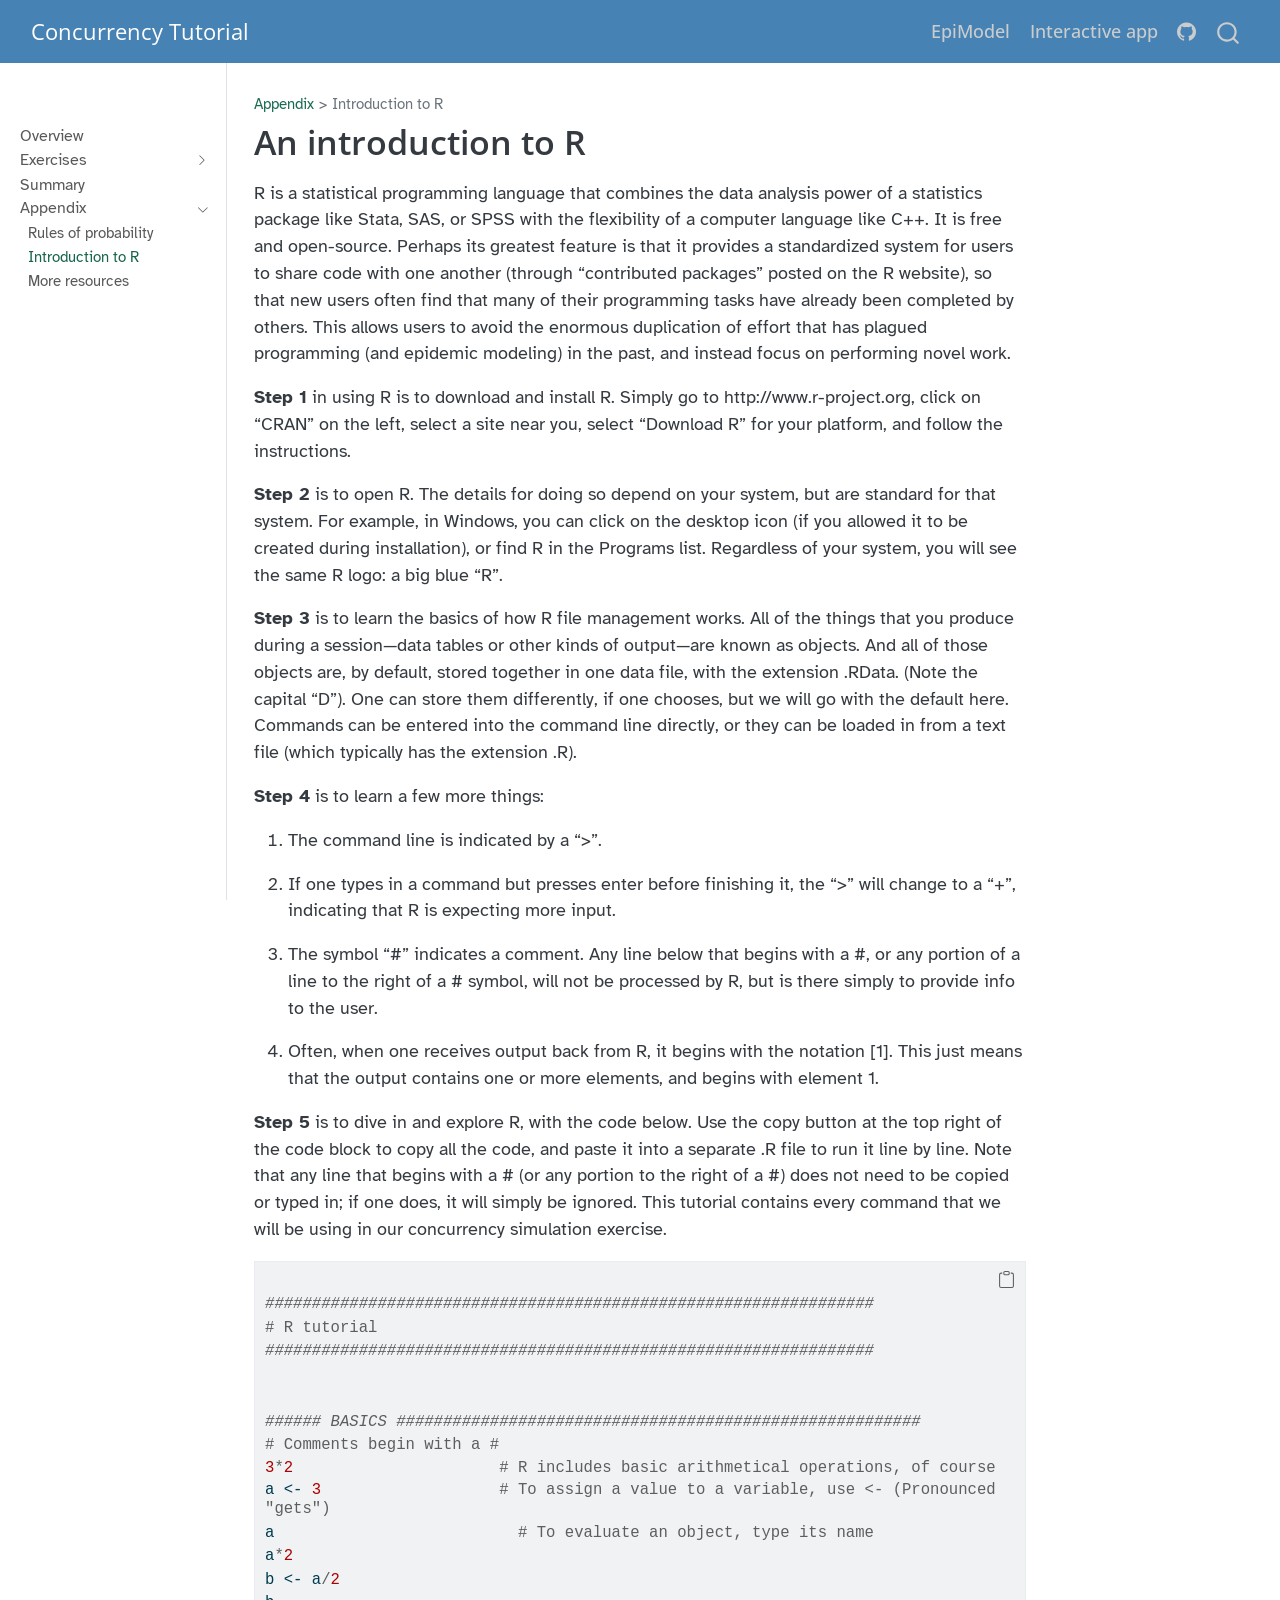
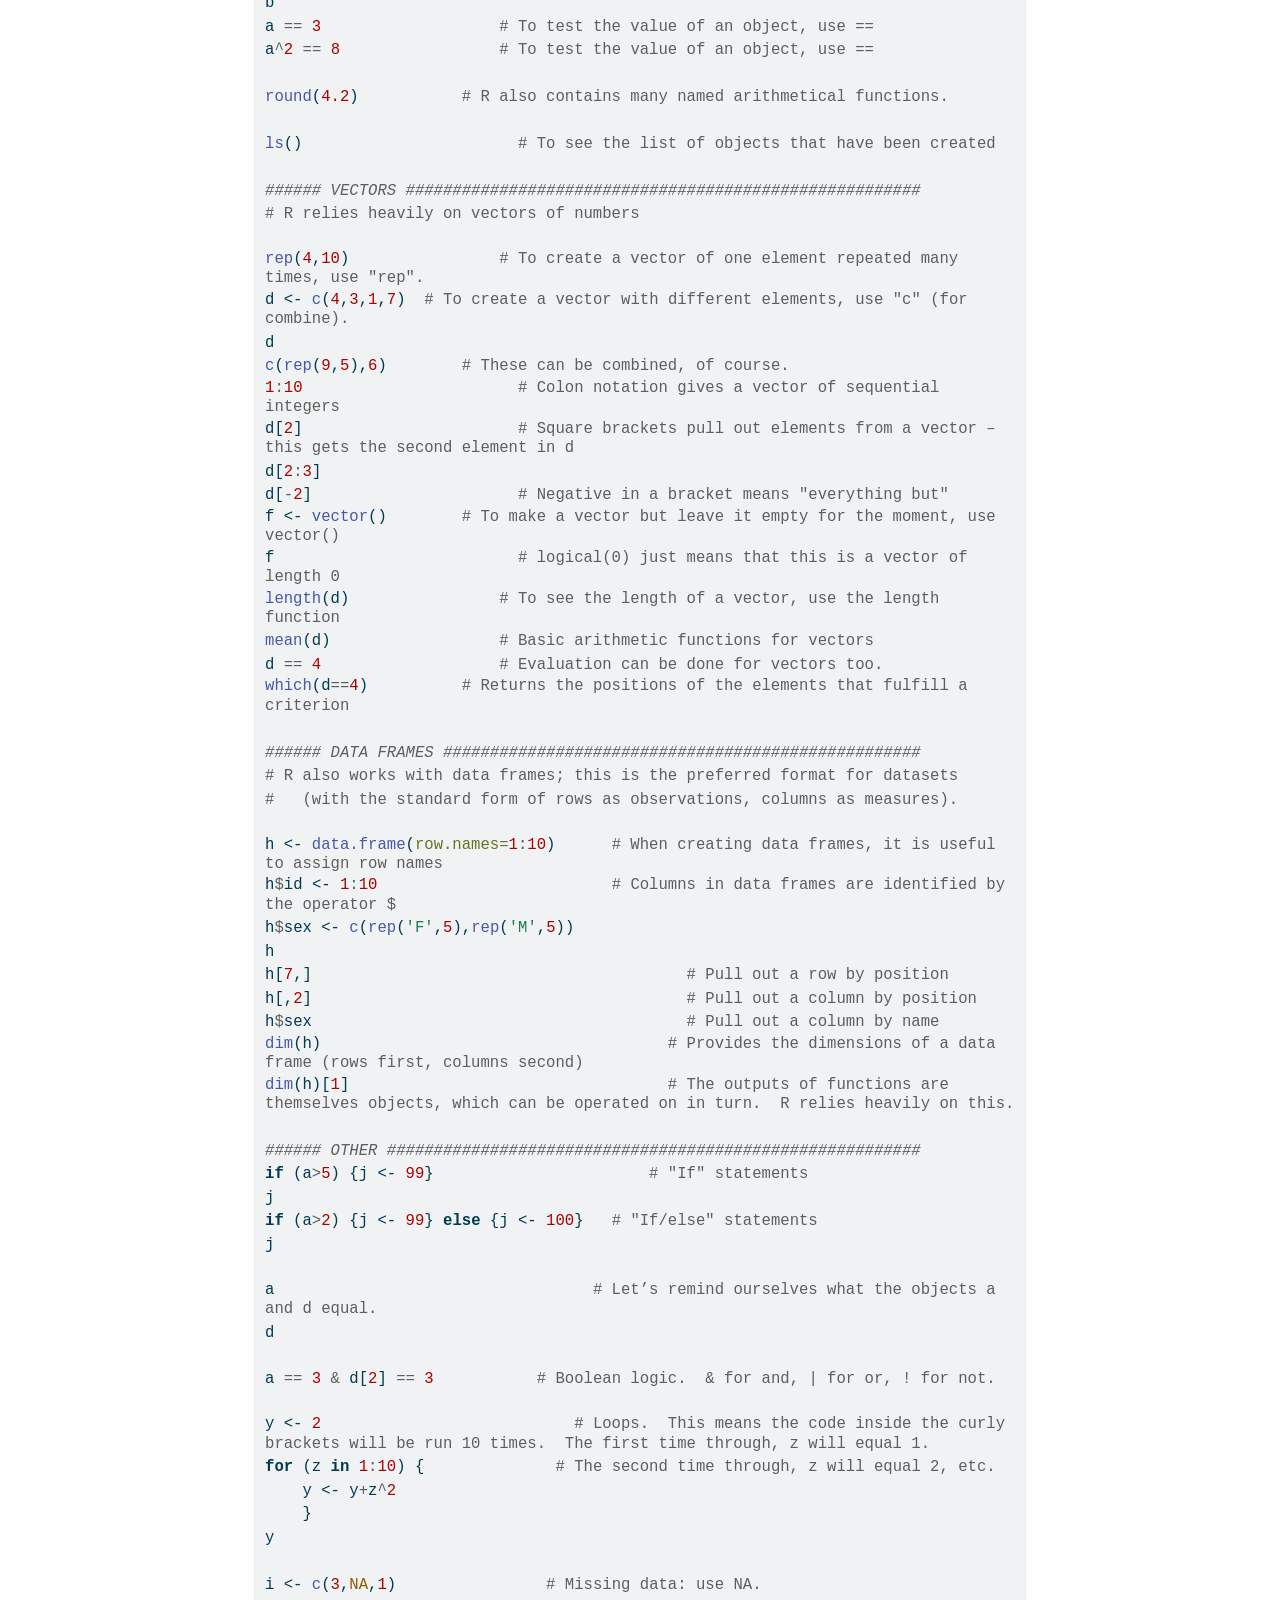
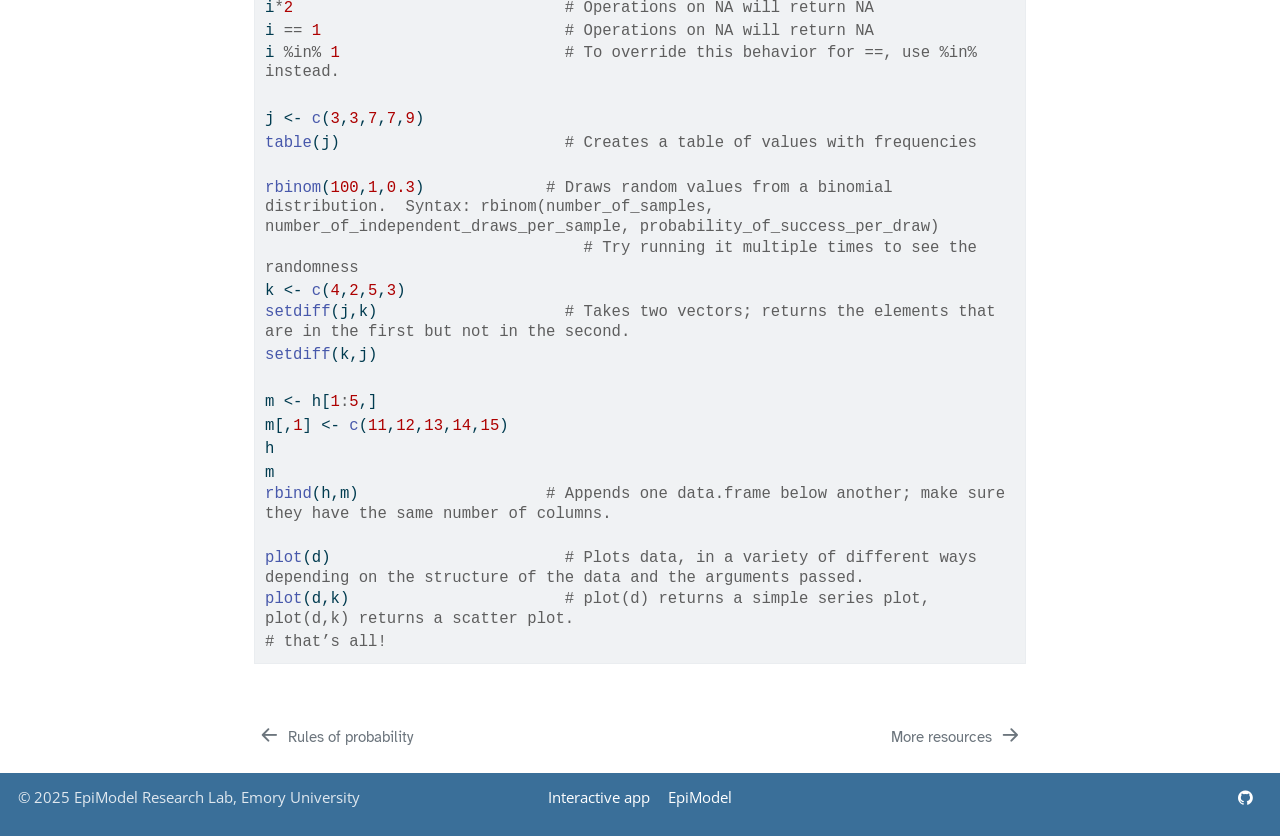
<file: r-tutorial.html>
<!DOCTYPE html>
<html xmlns="http://www.w3.org/1999/xhtml" lang="en" xml:lang="en"><head>

<meta charset="utf-8">
<meta name="generator" content="quarto-1.9.38">

<meta name="viewport" content="width=device-width, initial-scale=1.0, user-scalable=yes">


<title>An introduction to R – Concurrency Tutorial</title>
<style>
/* Default styles provided by pandoc.
** See https://pandoc.org/MANUAL.html#variables-for-html for config info.
*/
code{white-space: pre-wrap;}
span.smallcaps{font-variant: small-caps;}
div.columns{display: flex; gap: min(4vw, 1.5em);}
div.column{flex: auto; overflow-x: auto;}
div.hanging-indent{margin-left: 1.5em; text-indent: -1.5em;}
ul.task-list{list-style: none;}
ul.task-list li input[type="checkbox"] {
  width: 0.8em;
  margin: 0 0.8em 0.2em -1em; /* quarto-specific, see https://github.com/quarto-dev/quarto-cli/issues/4556 */ 
  vertical-align: middle;
}
/* CSS for syntax highlighting */
html { -webkit-text-size-adjust: 100%; }
pre > code.sourceCode { white-space: pre; position: relative; }
pre > code.sourceCode > span { display: inline-block; line-height: 1.25; }
pre > code.sourceCode > span:empty { height: 1.2em; }
.sourceCode { overflow: visible; }
code.sourceCode > span { color: inherit; text-decoration: inherit; }
div.sourceCode { margin: 1em 0; }
pre.sourceCode { margin: 0; }
@media screen {
div.sourceCode { overflow: auto; }
}
@media print {
pre > code.sourceCode { white-space: pre-wrap; }
pre > code.sourceCode > span { text-indent: -5em; padding-left: 5em; }
}
pre.numberSource code
  { counter-reset: source-line 0; }
pre.numberSource code > span
  { position: relative; left: -4em; counter-increment: source-line; }
pre.numberSource code > span > a:first-child::before
  { content: counter(source-line);
    position: relative; left: -1em; text-align: right; vertical-align: baseline;
    border: none; display: inline-block;
    -webkit-touch-callout: none; -webkit-user-select: none;
    -khtml-user-select: none; -moz-user-select: none;
    -ms-user-select: none; user-select: none;
    padding: 0 4px; width: 4em;
  }
pre.numberSource { margin-left: 3em;  padding-left: 4px; }
div.sourceCode
  {   }
@media screen {
pre > code.sourceCode > span > a:first-child::before { text-decoration: underline; }
}
</style>


<script src="site_libs/quarto-nav/quarto-nav.js"></script>
<script src="site_libs/clipboard/clipboard.min.js"></script>
<script src="site_libs/quarto-search/autocomplete.umd.js"></script>
<script src="site_libs/quarto-search/fuse.min.js"></script>
<script src="site_libs/quarto-search/quarto-search.js"></script>
<meta name="quarto:offset" content="./">
<link href="./resources.html" rel="next">
<link href="./prob-tutorial.html" rel="prev">
<script src="site_libs/quarto-html/quarto.js" type="module"></script>
<script src="site_libs/quarto-html/tabsets/tabsets.js" type="module"></script>
<script src="site_libs/quarto-html/popper.min.js"></script>
<script src="site_libs/quarto-html/tippy.umd.min.js"></script>
<script src="site_libs/quarto-html/anchor.min.js"></script>
<link href="site_libs/quarto-html/tippy.css" rel="stylesheet">
<link href="site_libs/quarto-html/quarto-syntax-highlighting-15634bcf2e68342d4ad2dfa704d543f6.css" rel="stylesheet" id="quarto-text-highlighting-styles">
<script src="site_libs/bootstrap/bootstrap.min.js"></script>
<link href="site_libs/bootstrap/bootstrap-icons.css" rel="stylesheet">
<link href="site_libs/bootstrap/bootstrap-df8a5dc4faa71e219bc521d2954a8932.min.css" rel="stylesheet" append-hash="true" id="quarto-bootstrap" data-mode="light">
<script id="quarto-search-options" type="application/json">{
  "location": "navbar",
  "copy-button": false,
  "collapse-after": 3,
  "panel-placement": "end",
  "type": "overlay",
  "limit": 50,
  "keyboard-shortcut": [
    "f",
    "/",
    "s"
  ],
  "show-item-context": false,
  "language": {
    "search-no-results-text": "No results",
    "search-matching-documents-text": "matching documents",
    "search-copy-link-title": "Copy link to search",
    "search-hide-matches-text": "Hide additional matches",
    "search-more-match-text": "more match in this document",
    "search-more-matches-text": "more matches in this document",
    "search-clear-button-title": "Clear",
    "search-text-placeholder": "",
    "search-detached-cancel-button-title": "Cancel",
    "search-submit-button-title": "Submit",
    "search-label": "Search"
  }
}</script>


<link rel="stylesheet" href="styles.css">
</head>

<body class="nav-sidebar docked nav-fixed quarto-light">

<div id="quarto-search-results"></div>
  <header id="quarto-header" class="headroom fixed-top">
    <nav class="navbar navbar-expand-lg " data-bs-theme="dark">
      <div class="navbar-container container-fluid">
      <div class="navbar-brand-container mx-auto">
    <a class="navbar-brand" href="./index.html">
    <span class="navbar-title">Concurrency Tutorial</span>
    </a>
  </div>
            <div id="quarto-search" class="" title="Search"></div>
          <button class="navbar-toggler" type="button" data-bs-toggle="collapse" data-bs-target="#navbarCollapse" aria-controls="navbarCollapse" role="menu" aria-expanded="false" aria-label="Toggle navigation" onclick="if (window.quartoToggleHeadroom) { window.quartoToggleHeadroom(); }">
  <span class="navbar-toggler-icon"></span>
</button>
          <div class="collapse navbar-collapse" id="navbarCollapse">
            <ul class="navbar-nav navbar-nav-scroll ms-auto">
  <li class="nav-item">
    <a class="nav-link" href="https://www.epimodel.org"> 
<span class="menu-text">EpiModel</span></a>
  </li>  
  <li class="nav-item">
    <a class="nav-link" href="https://epimodel.github.io/concurrency.sim"> 
<span class="menu-text">Interactive app</span></a>
  </li>  
  <li class="nav-item compact">
    <a class="nav-link" href="https://github.com/EpiModel/ConcurrencyTutorial"> <i class="bi bi-github" role="img" aria-label="GitHub">
</i> 
<span class="menu-text"></span></a>
  </li>  
</ul>
          </div> <!-- /navcollapse -->
            <div class="quarto-navbar-tools">
</div>
      </div> <!-- /container-fluid -->
    </nav>
  <nav class="quarto-secondary-nav">
    <div class="container-fluid d-flex">
      <button type="button" class="quarto-btn-toggle btn" data-bs-toggle="collapse" role="button" data-bs-target=".quarto-sidebar-collapse-item" aria-controls="quarto-sidebar" aria-expanded="false" aria-label="Toggle sidebar navigation" onclick="if (window.quartoToggleHeadroom) { window.quartoToggleHeadroom(); }">
        <i class="bi bi-layout-text-sidebar-reverse"></i>
      </button>
        <nav class="quarto-page-breadcrumbs" aria-label="breadcrumb"><ol class="breadcrumb"><li class="breadcrumb-item"><a href="./prob-tutorial.html">Appendix</a></li><li class="breadcrumb-item"><a href="./r-tutorial.html">Introduction to R</a></li></ol></nav>
        <a class="flex-grow-1" role="navigation" data-bs-toggle="collapse" data-bs-target=".quarto-sidebar-collapse-item" aria-controls="quarto-sidebar" aria-expanded="false" aria-label="Toggle sidebar navigation" onclick="if (window.quartoToggleHeadroom) { window.quartoToggleHeadroom(); }">      
        </a>
      <button type="button" class="btn quarto-search-button" aria-label="Search" onclick="window.quartoOpenSearch();">
        <i class="bi bi-search"></i>
      </button>
    </div>
  </nav>
</header>
<!-- content -->
<div id="quarto-content" class="quarto-container page-columns page-rows-contents page-layout-article page-navbar">
<!-- sidebar -->
  <nav id="quarto-sidebar" class="sidebar collapse collapse-horizontal quarto-sidebar-collapse-item sidebar-navigation docked overflow-auto">
        <div class="mt-2 flex-shrink-0 align-items-center">
        <div class="sidebar-search">
        <div id="quarto-search" class="" title="Search"></div>
        </div>
        </div>
    <div class="sidebar-menu-container"> 
    <ul class="list-unstyled mt-1">
        <li class="sidebar-item">
  <div class="sidebar-item-container"> 
  <a href="./index.html" class="sidebar-item-text sidebar-link">
 <span class="menu-text">Overview</span></a>
  </div>
</li>
        <li class="sidebar-item sidebar-item-section">
      <div class="sidebar-item-container"> 
            <a class="sidebar-item-text sidebar-link text-start collapsed" data-bs-toggle="collapse" data-bs-target="#quarto-sidebar-section-1" role="navigation" aria-expanded="false">
 <span class="menu-text">Exercises</span></a>
          <a class="sidebar-item-toggle text-start collapsed" data-bs-toggle="collapse" data-bs-target="#quarto-sidebar-section-1" role="navigation" aria-expanded="false" aria-label="Toggle section">
            <i class="bi bi-chevron-right ms-2"></i>
          </a> 
      </div>
      <ul id="quarto-sidebar-section-1" class="collapse list-unstyled sidebar-section depth1 ">  
          <li class="sidebar-item">
  <div class="sidebar-item-container"> 
  <a href="./ex1-local-conceptual.html" class="sidebar-item-text sidebar-link">
 <span class="menu-text">1. Local, conceptual</span></a>
  </div>
</li>
          <li class="sidebar-item">
  <div class="sidebar-item-container"> 
  <a href="./ex2-pop-conceptual.html" class="sidebar-item-text sidebar-link">
 <span class="menu-text">2. Population, conceptual</span></a>
  </div>
</li>
          <li class="sidebar-item">
  <div class="sidebar-item-container"> 
  <a href="./ex3-local-numerical.html" class="sidebar-item-text sidebar-link">
 <span class="menu-text">3. Local, numerical</span></a>
  </div>
</li>
          <li class="sidebar-item">
  <div class="sidebar-item-container"> 
  <a href="./ex4-pop-numerical.html" class="sidebar-item-text sidebar-link">
 <span class="menu-text">4. Population, numerical</span></a>
  </div>
</li>
      </ul>
  </li>
        <li class="sidebar-item">
  <div class="sidebar-item-container"> 
  <a href="./summary.html" class="sidebar-item-text sidebar-link">
 <span class="menu-text">Summary</span></a>
  </div>
</li>
        <li class="sidebar-item sidebar-item-section">
      <div class="sidebar-item-container"> 
            <a class="sidebar-item-text sidebar-link text-start" data-bs-toggle="collapse" data-bs-target="#quarto-sidebar-section-2" role="navigation" aria-expanded="true">
 <span class="menu-text">Appendix</span></a>
          <a class="sidebar-item-toggle text-start" data-bs-toggle="collapse" data-bs-target="#quarto-sidebar-section-2" role="navigation" aria-expanded="true" aria-label="Toggle section">
            <i class="bi bi-chevron-right ms-2"></i>
          </a> 
      </div>
      <ul id="quarto-sidebar-section-2" class="collapse list-unstyled sidebar-section depth1 show">  
          <li class="sidebar-item">
  <div class="sidebar-item-container"> 
  <a href="./prob-tutorial.html" class="sidebar-item-text sidebar-link">
 <span class="menu-text">Rules of probability</span></a>
  </div>
</li>
          <li class="sidebar-item">
  <div class="sidebar-item-container"> 
  <a href="./r-tutorial.html" class="sidebar-item-text sidebar-link active">
 <span class="menu-text">Introduction to R</span></a>
  </div>
</li>
          <li class="sidebar-item">
  <div class="sidebar-item-container"> 
  <a href="./resources.html" class="sidebar-item-text sidebar-link">
 <span class="menu-text">More resources</span></a>
  </div>
</li>
      </ul>
  </li>
    </ul>
    </div>
</nav>
<div id="quarto-sidebar-glass" class="quarto-sidebar-collapse-item" data-bs-toggle="collapse" data-bs-target=".quarto-sidebar-collapse-item"></div>
<!-- margin-sidebar -->
    <div id="quarto-margin-sidebar" class="sidebar margin-sidebar zindex-bottom">
        
    </div>
<!-- main -->
<main class="content" id="quarto-document-content">

<header id="title-block-header" class="quarto-title-block default"><nav class="quarto-page-breadcrumbs quarto-title-breadcrumbs d-none d-lg-block" aria-label="breadcrumb"><ol class="breadcrumb"><li class="breadcrumb-item"><a href="./prob-tutorial.html">Appendix</a></li><li class="breadcrumb-item"><a href="./r-tutorial.html">Introduction to R</a></li></ol></nav>
<div class="quarto-title">
<h1 class="title">An introduction to R</h1>
</div>



<div class="quarto-title-meta">

    
  
    
  </div>
  


</header>


<p>R is a statistical programming language that combines the data analysis power of a statistics package like Stata, SAS, or SPSS with the flexibility of a computer language like C++. It is free and open-source. Perhaps its greatest feature is that it provides a standardized system for users to share code with one another (through “contributed packages” posted on the R website), so that new users often find that many of their programming tasks have already been completed by others. This allows users to avoid the enormous duplication of effort that has plagued programming (and epidemic modeling) in the past, and instead focus on performing novel work.</p>
<p><strong>Step 1</strong> in using R is to download and install R. Simply go to http://www.r-project.org, click on “CRAN” on the left, select a site near you, select “Download R” for your platform, and follow the instructions.</p>
<p><strong>Step 2</strong> is to open R. The details for doing so depend on your system, but are standard for that system. For example, in Windows, you can click on the desktop icon (if you allowed it to be created during installation), or find R in the Programs list. Regardless of your system, you will see the same R logo: a big blue “R”.</p>
<p><strong>Step 3</strong> is to learn the basics of how R file management works. All of the things that you produce during a session—data tables or other kinds of output—are known as objects. And all of those objects are, by default, stored together in one data file, with the extension .RData. (Note the capital “D”). One can store them differently, if one chooses, but we will go with the default here. Commands can be entered into the command line directly, or they can be loaded in from a text file (which typically has the extension .R).</p>
<p><strong>Step 4</strong> is to learn a few more things:</p>
<ol type="1">
<li><p>The command line is indicated by a “&gt;”.</p></li>
<li><p>If one types in a command but presses enter before finishing it, the “&gt;” will change to a “+”, indicating that R is expecting more input.</p></li>
<li><p>The symbol “#” indicates a comment. Any line below that begins with a #, or any portion of a line to the right of a # symbol, will not be processed by R, but is there simply to provide info to the user.</p></li>
<li><p>Often, when one receives output back from R, it begins with the notation [1]. This just means that the output contains one or more elements, and begins with element 1.</p></li>
</ol>
<p><strong>Step 5</strong> is to dive in and explore R, with the code below. Use the copy button at the top right of the code block to copy all the code, and paste it into a separate .R file to run it line by line. Note that any line that begins with a # (or any portion to the right of a #) does not need to be copied or typed in; if one does, it will simply be ignored. This tutorial contains every command that we will be using in our concurrency simulation exercise.</p>
<div class="code-copy-outer-scaffold"><div class="sourceCode" id="cb1"><pre class="sourceCode r code-with-copy"><code class="sourceCode r"><span id="cb1-1"><a href="#cb1-1" aria-hidden="true" tabindex="-1"></a></span>
<span id="cb1-2"><a href="#cb1-2" aria-hidden="true" tabindex="-1"></a><span class="do">################################################################# </span></span>
<span id="cb1-3"><a href="#cb1-3" aria-hidden="true" tabindex="-1"></a><span class="co"># R tutorial</span></span>
<span id="cb1-4"><a href="#cb1-4" aria-hidden="true" tabindex="-1"></a><span class="do">#################################################################</span></span>
<span id="cb1-5"><a href="#cb1-5" aria-hidden="true" tabindex="-1"></a></span>
<span id="cb1-6"><a href="#cb1-6" aria-hidden="true" tabindex="-1"></a></span>
<span id="cb1-7"><a href="#cb1-7" aria-hidden="true" tabindex="-1"></a><span class="do">###### BASICS ########################################################</span></span>
<span id="cb1-8"><a href="#cb1-8" aria-hidden="true" tabindex="-1"></a><span class="co"># Comments begin with a #</span></span>
<span id="cb1-9"><a href="#cb1-9" aria-hidden="true" tabindex="-1"></a><span class="dv">3</span><span class="sc">*</span><span class="dv">2</span>                      <span class="co"># R includes basic arithmetical operations, of course</span></span>
<span id="cb1-10"><a href="#cb1-10" aria-hidden="true" tabindex="-1"></a>a <span class="ot">&lt;-</span> <span class="dv">3</span>                   <span class="co"># To assign a value to a variable, use &lt;- (Pronounced "gets")</span></span>
<span id="cb1-11"><a href="#cb1-11" aria-hidden="true" tabindex="-1"></a>a                          <span class="co"># To evaluate an object, type its name</span></span>
<span id="cb1-12"><a href="#cb1-12" aria-hidden="true" tabindex="-1"></a>a<span class="sc">*</span><span class="dv">2</span></span>
<span id="cb1-13"><a href="#cb1-13" aria-hidden="true" tabindex="-1"></a>b <span class="ot">&lt;-</span> a<span class="sc">/</span><span class="dv">2</span></span>
<span id="cb1-14"><a href="#cb1-14" aria-hidden="true" tabindex="-1"></a>b</span>
<span id="cb1-15"><a href="#cb1-15" aria-hidden="true" tabindex="-1"></a>a <span class="sc">==</span> <span class="dv">3</span>                   <span class="co"># To test the value of an object, use ==</span></span>
<span id="cb1-16"><a href="#cb1-16" aria-hidden="true" tabindex="-1"></a>a<span class="sc">^</span><span class="dv">2</span> <span class="sc">==</span> <span class="dv">8</span>                 <span class="co"># To test the value of an object, use ==</span></span>
<span id="cb1-17"><a href="#cb1-17" aria-hidden="true" tabindex="-1"></a></span>
<span id="cb1-18"><a href="#cb1-18" aria-hidden="true" tabindex="-1"></a><span class="fu">round</span>(<span class="fl">4.2</span>)           <span class="co"># R also contains many named arithmetical functions.</span></span>
<span id="cb1-19"><a href="#cb1-19" aria-hidden="true" tabindex="-1"></a></span>
<span id="cb1-20"><a href="#cb1-20" aria-hidden="true" tabindex="-1"></a><span class="fu">ls</span>()                       <span class="co"># To see the list of objects that have been created</span></span>
<span id="cb1-21"><a href="#cb1-21" aria-hidden="true" tabindex="-1"></a></span>
<span id="cb1-22"><a href="#cb1-22" aria-hidden="true" tabindex="-1"></a><span class="do">###### VECTORS #######################################################</span></span>
<span id="cb1-23"><a href="#cb1-23" aria-hidden="true" tabindex="-1"></a><span class="co"># R relies heavily on vectors of numbers</span></span>
<span id="cb1-24"><a href="#cb1-24" aria-hidden="true" tabindex="-1"></a></span>
<span id="cb1-25"><a href="#cb1-25" aria-hidden="true" tabindex="-1"></a><span class="fu">rep</span>(<span class="dv">4</span>,<span class="dv">10</span>)                <span class="co"># To create a vector of one element repeated many times, use "rep".</span></span>
<span id="cb1-26"><a href="#cb1-26" aria-hidden="true" tabindex="-1"></a>d <span class="ot">&lt;-</span> <span class="fu">c</span>(<span class="dv">4</span>,<span class="dv">3</span>,<span class="dv">1</span>,<span class="dv">7</span>)  <span class="co"># To create a vector with different elements, use "c" (for combine).</span></span>
<span id="cb1-27"><a href="#cb1-27" aria-hidden="true" tabindex="-1"></a>d</span>
<span id="cb1-28"><a href="#cb1-28" aria-hidden="true" tabindex="-1"></a><span class="fu">c</span>(<span class="fu">rep</span>(<span class="dv">9</span>,<span class="dv">5</span>),<span class="dv">6</span>)        <span class="co"># These can be combined, of course.  </span></span>
<span id="cb1-29"><a href="#cb1-29" aria-hidden="true" tabindex="-1"></a><span class="dv">1</span><span class="sc">:</span><span class="dv">10</span>                       <span class="co"># Colon notation gives a vector of sequential integers</span></span>
<span id="cb1-30"><a href="#cb1-30" aria-hidden="true" tabindex="-1"></a>d[<span class="dv">2</span>]                       <span class="co"># Square brackets pull out elements from a vector – this gets the second element in d</span></span>
<span id="cb1-31"><a href="#cb1-31" aria-hidden="true" tabindex="-1"></a>d[<span class="dv">2</span><span class="sc">:</span><span class="dv">3</span>]</span>
<span id="cb1-32"><a href="#cb1-32" aria-hidden="true" tabindex="-1"></a>d[<span class="sc">-</span><span class="dv">2</span>]                      <span class="co"># Negative in a bracket means "everything but"</span></span>
<span id="cb1-33"><a href="#cb1-33" aria-hidden="true" tabindex="-1"></a>f <span class="ot">&lt;-</span> <span class="fu">vector</span>()        <span class="co"># To make a vector but leave it empty for the moment, use vector()</span></span>
<span id="cb1-34"><a href="#cb1-34" aria-hidden="true" tabindex="-1"></a>f                          <span class="co"># logical(0) just means that this is a vector of length 0</span></span>
<span id="cb1-35"><a href="#cb1-35" aria-hidden="true" tabindex="-1"></a><span class="fu">length</span>(d)                <span class="co"># To see the length of a vector, use the length function   </span></span>
<span id="cb1-36"><a href="#cb1-36" aria-hidden="true" tabindex="-1"></a><span class="fu">mean</span>(d)                  <span class="co"># Basic arithmetic functions for vectors</span></span>
<span id="cb1-37"><a href="#cb1-37" aria-hidden="true" tabindex="-1"></a>d <span class="sc">==</span> <span class="dv">4</span>                   <span class="co"># Evaluation can be done for vectors too.</span></span>
<span id="cb1-38"><a href="#cb1-38" aria-hidden="true" tabindex="-1"></a><span class="fu">which</span>(d<span class="sc">==</span><span class="dv">4</span>)          <span class="co"># Returns the positions of the elements that fulfill a criterion</span></span>
<span id="cb1-39"><a href="#cb1-39" aria-hidden="true" tabindex="-1"></a></span>
<span id="cb1-40"><a href="#cb1-40" aria-hidden="true" tabindex="-1"></a><span class="do">###### DATA FRAMES ###################################################</span></span>
<span id="cb1-41"><a href="#cb1-41" aria-hidden="true" tabindex="-1"></a><span class="co"># R also works with data frames; this is the preferred format for datasets </span></span>
<span id="cb1-42"><a href="#cb1-42" aria-hidden="true" tabindex="-1"></a><span class="co">#   (with the standard form of rows as observations, columns as measures).</span></span>
<span id="cb1-43"><a href="#cb1-43" aria-hidden="true" tabindex="-1"></a></span>
<span id="cb1-44"><a href="#cb1-44" aria-hidden="true" tabindex="-1"></a>h <span class="ot">&lt;-</span> <span class="fu">data.frame</span>(<span class="at">row.names=</span><span class="dv">1</span><span class="sc">:</span><span class="dv">10</span>)      <span class="co"># When creating data frames, it is useful to assign row names</span></span>
<span id="cb1-45"><a href="#cb1-45" aria-hidden="true" tabindex="-1"></a>h<span class="sc">$</span>id <span class="ot">&lt;-</span> <span class="dv">1</span><span class="sc">:</span><span class="dv">10</span>                         <span class="co"># Columns in data frames are identified by the operator $</span></span>
<span id="cb1-46"><a href="#cb1-46" aria-hidden="true" tabindex="-1"></a>h<span class="sc">$</span>sex <span class="ot">&lt;-</span> <span class="fu">c</span>(<span class="fu">rep</span>(<span class="st">'F'</span>,<span class="dv">5</span>),<span class="fu">rep</span>(<span class="st">'M'</span>,<span class="dv">5</span>))   </span>
<span id="cb1-47"><a href="#cb1-47" aria-hidden="true" tabindex="-1"></a>h</span>
<span id="cb1-48"><a href="#cb1-48" aria-hidden="true" tabindex="-1"></a>h[<span class="dv">7</span>,]                                        <span class="co"># Pull out a row by position</span></span>
<span id="cb1-49"><a href="#cb1-49" aria-hidden="true" tabindex="-1"></a>h[,<span class="dv">2</span>]                                        <span class="co"># Pull out a column by position</span></span>
<span id="cb1-50"><a href="#cb1-50" aria-hidden="true" tabindex="-1"></a>h<span class="sc">$</span>sex                                        <span class="co"># Pull out a column by name</span></span>
<span id="cb1-51"><a href="#cb1-51" aria-hidden="true" tabindex="-1"></a><span class="fu">dim</span>(h)                                     <span class="co"># Provides the dimensions of a data frame (rows first, columns second)</span></span>
<span id="cb1-52"><a href="#cb1-52" aria-hidden="true" tabindex="-1"></a><span class="fu">dim</span>(h)[<span class="dv">1</span>]                                  <span class="co"># The outputs of functions are themselves objects, which can be operated on in turn.  R relies heavily on this.</span></span>
<span id="cb1-53"><a href="#cb1-53" aria-hidden="true" tabindex="-1"></a>    </span>
<span id="cb1-54"><a href="#cb1-54" aria-hidden="true" tabindex="-1"></a><span class="do">###### OTHER #########################################################</span></span>
<span id="cb1-55"><a href="#cb1-55" aria-hidden="true" tabindex="-1"></a><span class="cf">if</span> (a<span class="sc">&gt;</span><span class="dv">5</span>) {j <span class="ot">&lt;-</span> <span class="dv">99</span>}                       <span class="co"># "If" statements</span></span>
<span id="cb1-56"><a href="#cb1-56" aria-hidden="true" tabindex="-1"></a>j</span>
<span id="cb1-57"><a href="#cb1-57" aria-hidden="true" tabindex="-1"></a><span class="cf">if</span> (a<span class="sc">&gt;</span><span class="dv">2</span>) {j <span class="ot">&lt;-</span> <span class="dv">99</span>} <span class="cf">else</span> {j <span class="ot">&lt;-</span> <span class="dv">100</span>}   <span class="co"># "If/else" statements</span></span>
<span id="cb1-58"><a href="#cb1-58" aria-hidden="true" tabindex="-1"></a>j</span>
<span id="cb1-59"><a href="#cb1-59" aria-hidden="true" tabindex="-1"></a></span>
<span id="cb1-60"><a href="#cb1-60" aria-hidden="true" tabindex="-1"></a>a                                  <span class="co"># Let’s remind ourselves what the objects a and d equal.</span></span>
<span id="cb1-61"><a href="#cb1-61" aria-hidden="true" tabindex="-1"></a>d</span>
<span id="cb1-62"><a href="#cb1-62" aria-hidden="true" tabindex="-1"></a></span>
<span id="cb1-63"><a href="#cb1-63" aria-hidden="true" tabindex="-1"></a>a <span class="sc">==</span> <span class="dv">3</span> <span class="sc">&amp;</span> d[<span class="dv">2</span>] <span class="sc">==</span> <span class="dv">3</span>           <span class="co"># Boolean logic.  &amp; for and, | for or, ! for not.</span></span>
<span id="cb1-64"><a href="#cb1-64" aria-hidden="true" tabindex="-1"></a></span>
<span id="cb1-65"><a href="#cb1-65" aria-hidden="true" tabindex="-1"></a>y <span class="ot">&lt;-</span> <span class="dv">2</span>                           <span class="co"># Loops.  This means the code inside the curly brackets will be run 10 times.  The first time through, z will equal 1.</span></span>
<span id="cb1-66"><a href="#cb1-66" aria-hidden="true" tabindex="-1"></a><span class="cf">for</span> (z <span class="cf">in</span> <span class="dv">1</span><span class="sc">:</span><span class="dv">10</span>) {              <span class="co"># The second time through, z will equal 2, etc.</span></span>
<span id="cb1-67"><a href="#cb1-67" aria-hidden="true" tabindex="-1"></a>    y <span class="ot">&lt;-</span> y<span class="sc">+</span>z<span class="sc">^</span><span class="dv">2</span></span>
<span id="cb1-68"><a href="#cb1-68" aria-hidden="true" tabindex="-1"></a>    }           </span>
<span id="cb1-69"><a href="#cb1-69" aria-hidden="true" tabindex="-1"></a>y</span>
<span id="cb1-70"><a href="#cb1-70" aria-hidden="true" tabindex="-1"></a></span>
<span id="cb1-71"><a href="#cb1-71" aria-hidden="true" tabindex="-1"></a>i <span class="ot">&lt;-</span> <span class="fu">c</span>(<span class="dv">3</span>,<span class="cn">NA</span>,<span class="dv">1</span>)                <span class="co"># Missing data: use NA.</span></span>
<span id="cb1-72"><a href="#cb1-72" aria-hidden="true" tabindex="-1"></a>i<span class="sc">*</span><span class="dv">2</span>                             <span class="co"># Operations on NA will return NA</span></span>
<span id="cb1-73"><a href="#cb1-73" aria-hidden="true" tabindex="-1"></a>i <span class="sc">==</span> <span class="dv">1</span>                          <span class="co"># Operations on NA will return NA</span></span>
<span id="cb1-74"><a href="#cb1-74" aria-hidden="true" tabindex="-1"></a>i <span class="sc">%in%</span> <span class="dv">1</span>                        <span class="co"># To override this behavior for ==, use %in% instead.  </span></span>
<span id="cb1-75"><a href="#cb1-75" aria-hidden="true" tabindex="-1"></a></span>
<span id="cb1-76"><a href="#cb1-76" aria-hidden="true" tabindex="-1"></a>j <span class="ot">&lt;-</span> <span class="fu">c</span>(<span class="dv">3</span>,<span class="dv">3</span>,<span class="dv">7</span>,<span class="dv">7</span>,<span class="dv">9</span>)</span>
<span id="cb1-77"><a href="#cb1-77" aria-hidden="true" tabindex="-1"></a><span class="fu">table</span>(j)                        <span class="co"># Creates a table of values with frequencies</span></span>
<span id="cb1-78"><a href="#cb1-78" aria-hidden="true" tabindex="-1"></a></span>
<span id="cb1-79"><a href="#cb1-79" aria-hidden="true" tabindex="-1"></a><span class="fu">rbinom</span>(<span class="dv">100</span>,<span class="dv">1</span>,<span class="fl">0.3</span>)             <span class="co"># Draws random values from a binomial distribution.  Syntax: rbinom(number_of_samples, number_of_independent_draws_per_sample, probability_of_success_per_draw)</span></span>
<span id="cb1-80"><a href="#cb1-80" aria-hidden="true" tabindex="-1"></a>                                  <span class="co"># Try running it multiple times to see the randomness</span></span>
<span id="cb1-81"><a href="#cb1-81" aria-hidden="true" tabindex="-1"></a>k <span class="ot">&lt;-</span> <span class="fu">c</span>(<span class="dv">4</span>,<span class="dv">2</span>,<span class="dv">5</span>,<span class="dv">3</span>)</span>
<span id="cb1-82"><a href="#cb1-82" aria-hidden="true" tabindex="-1"></a><span class="fu">setdiff</span>(j,k)                    <span class="co"># Takes two vectors; returns the elements that are in the first but not in the second.</span></span>
<span id="cb1-83"><a href="#cb1-83" aria-hidden="true" tabindex="-1"></a><span class="fu">setdiff</span>(k,j)</span>
<span id="cb1-84"><a href="#cb1-84" aria-hidden="true" tabindex="-1"></a></span>
<span id="cb1-85"><a href="#cb1-85" aria-hidden="true" tabindex="-1"></a>m <span class="ot">&lt;-</span> h[<span class="dv">1</span><span class="sc">:</span><span class="dv">5</span>,]</span>
<span id="cb1-86"><a href="#cb1-86" aria-hidden="true" tabindex="-1"></a>m[,<span class="dv">1</span>] <span class="ot">&lt;-</span> <span class="fu">c</span>(<span class="dv">11</span>,<span class="dv">12</span>,<span class="dv">13</span>,<span class="dv">14</span>,<span class="dv">15</span>)</span>
<span id="cb1-87"><a href="#cb1-87" aria-hidden="true" tabindex="-1"></a>h</span>
<span id="cb1-88"><a href="#cb1-88" aria-hidden="true" tabindex="-1"></a>m</span>
<span id="cb1-89"><a href="#cb1-89" aria-hidden="true" tabindex="-1"></a><span class="fu">rbind</span>(h,m)                    <span class="co"># Appends one data.frame below another; make sure they have the same number of columns.</span></span>
<span id="cb1-90"><a href="#cb1-90" aria-hidden="true" tabindex="-1"></a></span>
<span id="cb1-91"><a href="#cb1-91" aria-hidden="true" tabindex="-1"></a><span class="fu">plot</span>(d)                         <span class="co"># Plots data, in a variety of different ways depending on the structure of the data and the arguments passed. </span></span>
<span id="cb1-92"><a href="#cb1-92" aria-hidden="true" tabindex="-1"></a><span class="fu">plot</span>(d,k)                       <span class="co"># plot(d) returns a simple series plot, plot(d,k) returns a scatter plot.</span></span>
<span id="cb1-93"><a href="#cb1-93" aria-hidden="true" tabindex="-1"></a><span class="co"># that’s all!</span></span></code></pre></div><button title="Copy to Clipboard" class="code-copy-button"><i class="bi"></i></button></div>



</main> <!-- /main -->
<script id="quarto-html-after-body" type="application/javascript">
  window.document.addEventListener("DOMContentLoaded", function (event) {
    const icon = "";
    const anchorJS = new window.AnchorJS();
    anchorJS.options = {
      placement: 'right',
      icon: icon
    };
    anchorJS.add('.anchored');
    const isCodeAnnotation = (el) => {
      for (const clz of el.classList) {
        if (clz.startsWith('code-annotation-')) {                     
          return true;
        }
      }
      return false;
    }
    const onCopySuccess = function(e) {
      // button target
      const button = e.trigger;
      // don't keep focus
      button.blur();
      // flash "checked"
      button.classList.add('code-copy-button-checked');
      var currentTitle = button.getAttribute("title");
      button.setAttribute("title", "Copied!");
      let tooltip;
      if (window.bootstrap) {
        button.setAttribute("data-bs-toggle", "tooltip");
        button.setAttribute("data-bs-placement", "left");
        button.setAttribute("data-bs-title", "Copied!");
        tooltip = new bootstrap.Tooltip(button, 
          { trigger: "manual", 
            customClass: "code-copy-button-tooltip",
            offset: [0, -8]});
        tooltip.show();    
      }
      setTimeout(function() {
        if (tooltip) {
          tooltip.hide();
          button.removeAttribute("data-bs-title");
          button.removeAttribute("data-bs-toggle");
          button.removeAttribute("data-bs-placement");
        }
        button.setAttribute("title", currentTitle);
        button.classList.remove('code-copy-button-checked');
      }, 1000);
      // clear code selection
      e.clearSelection();
    }
    const getTextToCopy = function(trigger) {
      const outerScaffold = trigger.parentElement.cloneNode(true);
      const codeEl = outerScaffold.querySelector('code');
      for (const childEl of codeEl.children) {
        if (isCodeAnnotation(childEl)) {
          childEl.remove();
        }
      }
      return codeEl.innerText;
    }
    const clipboard = new window.ClipboardJS('.code-copy-button:not([data-in-quarto-modal])', {
      text: getTextToCopy
    });
    clipboard.on('success', onCopySuccess);
    if (window.document.getElementById('quarto-embedded-source-code-modal')) {
      const clipboardModal = new window.ClipboardJS('.code-copy-button[data-in-quarto-modal]', {
        text: getTextToCopy,
        container: window.document.getElementById('quarto-embedded-source-code-modal')
      });
      clipboardModal.on('success', onCopySuccess);
    }
      var localhostRegex = new RegExp(/^(?:http|https):\/\/localhost\:?[0-9]*\//);
      var mailtoRegex = new RegExp(/^mailto:/);
        var filterRegex = new RegExp("https:\/\/EpiModel\.github\.io\/ConcurrencyTutorial\/");
      var isInternal = (href) => {
          return filterRegex.test(href) || localhostRegex.test(href) || mailtoRegex.test(href);
      }
      // Inspect non-navigation links and adorn them if external
     var links = window.document.querySelectorAll('a[href]:not(.nav-link):not(.navbar-brand):not(.toc-action):not(.sidebar-link):not(.sidebar-item-toggle):not(.pagination-link):not(.no-external):not([aria-hidden]):not(.dropdown-item):not(.quarto-navigation-tool):not(.about-link)');
      for (var i=0; i<links.length; i++) {
        const link = links[i];
        if (!isInternal(link.href)) {
          // undo the damage that might have been done by quarto-nav.js in the case of
          // links that we want to consider external
          if (link.dataset.originalHref !== undefined) {
            link.href = link.dataset.originalHref;
          }
            // target, if specified
            link.setAttribute("target", "_blank");
            if (link.getAttribute("rel") === null) {
              link.setAttribute("rel", "noopener");
            }
        }
      }
    function tippyHover(el, contentFn, onTriggerFn, onUntriggerFn) {
      const config = {
        allowHTML: true,
        maxWidth: 500,
        delay: 100,
        arrow: false,
        appendTo: function(el) {
            return el.parentElement;
        },
        interactive: true,
        interactiveBorder: 10,
        theme: 'quarto',
        placement: 'bottom-start',
      };
      if (contentFn) {
        config.content = contentFn;
      }
      if (onTriggerFn) {
        config.onTrigger = onTriggerFn;
      }
      if (onUntriggerFn) {
        config.onUntrigger = onUntriggerFn;
      }
      window.tippy(el, config); 
    }
    const noterefs = window.document.querySelectorAll('a[role="doc-noteref"]');
    for (var i=0; i<noterefs.length; i++) {
      const ref = noterefs[i];
      tippyHover(ref, function() {
        // use id or data attribute instead here
        let href = ref.getAttribute('data-footnote-href') || ref.getAttribute('href');
        try { href = new URL(href).hash; } catch {}
        const id = href.replace(/^#\/?/, "");
        const note = window.document.getElementById(id);
        if (note) {
          return note.innerHTML;
        } else {
          return "";
        }
      });
    }
    const xrefs = window.document.querySelectorAll('a.quarto-xref');
    const processXRef = (id, note) => {
      // Strip column container classes
      const stripColumnClz = (el) => {
        el.classList.remove("page-full", "page-columns");
        if (el.children) {
          for (const child of el.children) {
            stripColumnClz(child);
          }
        }
      }
      stripColumnClz(note)
      if (id === null || id.startsWith('sec-')) {
        // Special case sections, only their first couple elements
        const container = document.createElement("div");
        if (note.children && note.children.length > 2) {
          container.appendChild(note.children[0].cloneNode(true));
          for (let i = 1; i < note.children.length; i++) {
            const child = note.children[i];
            if (child.tagName === "P" && child.innerText === "") {
              continue;
            } else {
              container.appendChild(child.cloneNode(true));
              break;
            }
          }
          if (window.Quarto?.typesetMath) {
            window.Quarto.typesetMath(container);
          }
          return container.innerHTML
        } else {
          if (window.Quarto?.typesetMath) {
            window.Quarto.typesetMath(note);
          }
          return note.innerHTML;
        }
      } else {
        // Remove any anchor links if they are present
        const anchorLink = note.querySelector('a.anchorjs-link');
        if (anchorLink) {
          anchorLink.remove();
        }
        if (window.Quarto?.typesetMath) {
          window.Quarto.typesetMath(note);
        }
        if (note.classList.contains("callout")) {
          return note.outerHTML;
        } else {
          return note.innerHTML;
        }
      }
    }
    for (var i=0; i<xrefs.length; i++) {
      const xref = xrefs[i];
      tippyHover(xref, undefined, function(instance) {
        instance.disable();
        let url = xref.getAttribute('href');
        let hash = undefined; 
        if (url.startsWith('#')) {
          hash = url;
        } else {
          try { hash = new URL(url).hash; } catch {}
        }
        if (hash) {
          const id = hash.replace(/^#\/?/, "");
          const note = window.document.getElementById(id);
          if (note !== null) {
            try {
              const html = processXRef(id, note.cloneNode(true));
              instance.setContent(html);
            } finally {
              instance.enable();
              instance.show();
            }
          } else {
            // See if we can fetch this
            fetch(url.split('#')[0])
            .then(res => res.text())
            .then(html => {
              const parser = new DOMParser();
              const htmlDoc = parser.parseFromString(html, "text/html");
              const note = htmlDoc.getElementById(id);
              if (note !== null) {
                const html = processXRef(id, note);
                instance.setContent(html);
              } 
            }).finally(() => {
              instance.enable();
              instance.show();
            });
          }
        } else {
          // See if we can fetch a full url (with no hash to target)
          // This is a special case and we should probably do some content thinning / targeting
          fetch(url)
          .then(res => res.text())
          .then(html => {
            const parser = new DOMParser();
            const htmlDoc = parser.parseFromString(html, "text/html");
            const note = htmlDoc.querySelector('main.content');
            if (note !== null) {
              // This should only happen for chapter cross references
              // (since there is no id in the URL)
              // remove the first header
              if (note.children.length > 0 && note.children[0].tagName === "HEADER") {
                note.children[0].remove();
              }
              const html = processXRef(null, note);
              instance.setContent(html);
            } 
          }).finally(() => {
            instance.enable();
            instance.show();
          });
        }
      }, function(instance) {
      });
    }
        let selectedAnnoteEl;
        const selectorForAnnotation = ( cell, annotation) => {
          let cellAttr = 'data-code-cell="' + cell + '"';
          let lineAttr = 'data-code-annotation="' +  annotation + '"';
          const selector = 'span[' + cellAttr + '][' + lineAttr + ']';
          return selector;
        }
        const selectCodeLines = (annoteEl) => {
          const doc = window.document;
          const targetCell = annoteEl.getAttribute("data-target-cell");
          const targetAnnotation = annoteEl.getAttribute("data-target-annotation");
          const annoteSpan = window.document.querySelector(selectorForAnnotation(targetCell, targetAnnotation));
          const lines = annoteSpan.getAttribute("data-code-lines").split(",");
          const lineIds = lines.map((line) => {
            return targetCell + "-" + line;
          })
          let top = null;
          let height = null;
          let parent = null;
          if (lineIds.length > 0) {
              //compute the position of the single el (top and bottom and make a div)
              const el = window.document.getElementById(lineIds[0]);
              top = el.offsetTop;
              height = el.offsetHeight;
              parent = el.parentElement.parentElement;
            if (lineIds.length > 1) {
              const lastEl = window.document.getElementById(lineIds[lineIds.length - 1]);
              const bottom = lastEl.offsetTop + lastEl.offsetHeight;
              height = bottom - top;
            }
            if (top !== null && height !== null && parent !== null) {
              // cook up a div (if necessary) and position it 
              let div = window.document.getElementById("code-annotation-line-highlight");
              if (div === null) {
                div = window.document.createElement("div");
                div.setAttribute("id", "code-annotation-line-highlight");
                div.style.position = 'absolute';
                parent.appendChild(div);
              }
              div.style.top = top - 2 + "px";
              div.style.height = height + 4 + "px";
              div.style.left = 0;
              let gutterDiv = window.document.getElementById("code-annotation-line-highlight-gutter");
              if (gutterDiv === null) {
                gutterDiv = window.document.createElement("div");
                gutterDiv.setAttribute("id", "code-annotation-line-highlight-gutter");
                gutterDiv.style.position = 'absolute';
                const codeCell = window.document.getElementById(targetCell);
                const gutter = codeCell.querySelector('.code-annotation-gutter');
                gutter.appendChild(gutterDiv);
              }
              gutterDiv.style.top = top - 2 + "px";
              gutterDiv.style.height = height + 4 + "px";
            }
            selectedAnnoteEl = annoteEl;
          }
        };
        const unselectCodeLines = () => {
          const elementsIds = ["code-annotation-line-highlight", "code-annotation-line-highlight-gutter"];
          elementsIds.forEach((elId) => {
            const div = window.document.getElementById(elId);
            if (div) {
              div.remove();
            }
          });
          selectedAnnoteEl = undefined;
        };
          // Handle positioning of the toggle
      window.addEventListener(
        "resize",
        throttle(() => {
          elRect = undefined;
          if (selectedAnnoteEl) {
            selectCodeLines(selectedAnnoteEl);
          }
        }, 10)
      );
      function throttle(fn, ms) {
      let throttle = false;
      let timer;
        return (...args) => {
          if(!throttle) { // first call gets through
              fn.apply(this, args);
              throttle = true;
          } else { // all the others get throttled
              if(timer) clearTimeout(timer); // cancel #2
              timer = setTimeout(() => {
                fn.apply(this, args);
                timer = throttle = false;
              }, ms);
          }
        };
      }
        // Attach click handler to the DT
        const annoteDls = window.document.querySelectorAll('dt[data-target-cell]');
        for (const annoteDlNode of annoteDls) {
          annoteDlNode.addEventListener('click', (event) => {
            const clickedEl = event.target;
            if (clickedEl !== selectedAnnoteEl) {
              unselectCodeLines();
              const activeEl = window.document.querySelector('dt[data-target-cell].code-annotation-active');
              if (activeEl) {
                activeEl.classList.remove('code-annotation-active');
              }
              selectCodeLines(clickedEl);
              clickedEl.classList.add('code-annotation-active');
            } else {
              // Unselect the line
              unselectCodeLines();
              clickedEl.classList.remove('code-annotation-active');
            }
          });
        }
    const findCites = (el) => {
      const parentEl = el.parentElement;
      if (parentEl) {
        const cites = parentEl.dataset.cites;
        if (cites) {
          return {
            el,
            cites: cites.split(' ')
          };
        } else {
          return findCites(el.parentElement)
        }
      } else {
        return undefined;
      }
    };
    var bibliorefs = window.document.querySelectorAll('a[role="doc-biblioref"]');
    for (var i=0; i<bibliorefs.length; i++) {
      const ref = bibliorefs[i];
      const citeInfo = findCites(ref);
      if (citeInfo) {
        tippyHover(citeInfo.el, function() {
          var popup = window.document.createElement('div');
          citeInfo.cites.forEach(function(cite) {
            var citeDiv = window.document.createElement('div');
            citeDiv.classList.add('hanging-indent');
            citeDiv.classList.add('csl-entry');
            var biblioDiv = window.document.getElementById('ref-' + cite);
            if (biblioDiv) {
              citeDiv.innerHTML = biblioDiv.innerHTML;
            }
            popup.appendChild(citeDiv);
          });
          return popup.innerHTML;
        });
      }
    }
  });
  </script>
<nav class="page-navigation">
  <div class="nav-page nav-page-previous">
      <a href="./prob-tutorial.html" class="pagination-link" aria-label="Rules of probability">
        <i class="bi bi-arrow-left-short"></i> <span class="nav-page-text">Rules of probability</span>
      </a>          
  </div>
  <div class="nav-page nav-page-next">
      <a href="./resources.html" class="pagination-link" aria-label="More resources">
        <span class="nav-page-text">More resources</span> <i class="bi bi-arrow-right-short"></i>
      </a>
  </div>
</nav>
</div> <!-- /content -->
<footer class="footer">
  <div class="nav-footer">
    <div class="nav-footer-left">
      <ul class="footer-items list-unstyled">
    <li class="nav-item">
 © 2025 EpiModel Research Lab, Emory University
  </li>  
</ul>
    </div>   
    <div class="nav-footer-center">
      <ul class="footer-items list-unstyled">
    <li class="nav-item">
    <a class="nav-link" href="https://epimodel.github.io/concurrency.sim" target="_blank">
<p>Interactive app</p>
</a>
  </li>  
    <li class="nav-item">
    <a class="nav-link" href="https://www.epimodel.org" target="_blank">
<p>EpiModel</p>
</a>
  </li>  
</ul>
    </div>
    <div class="nav-footer-right">
      <ul class="footer-items list-unstyled">
    <li class="nav-item compact">
    <a class="nav-link" href="https://github.com/EpiModel/ConcurrencyTutorial" target="_blank">
      <i class="bi bi-github" role="img">
</i> 
    </a>
  </li>  
</ul>
    </div>
  </div>
</footer>




</body></html>
</file>
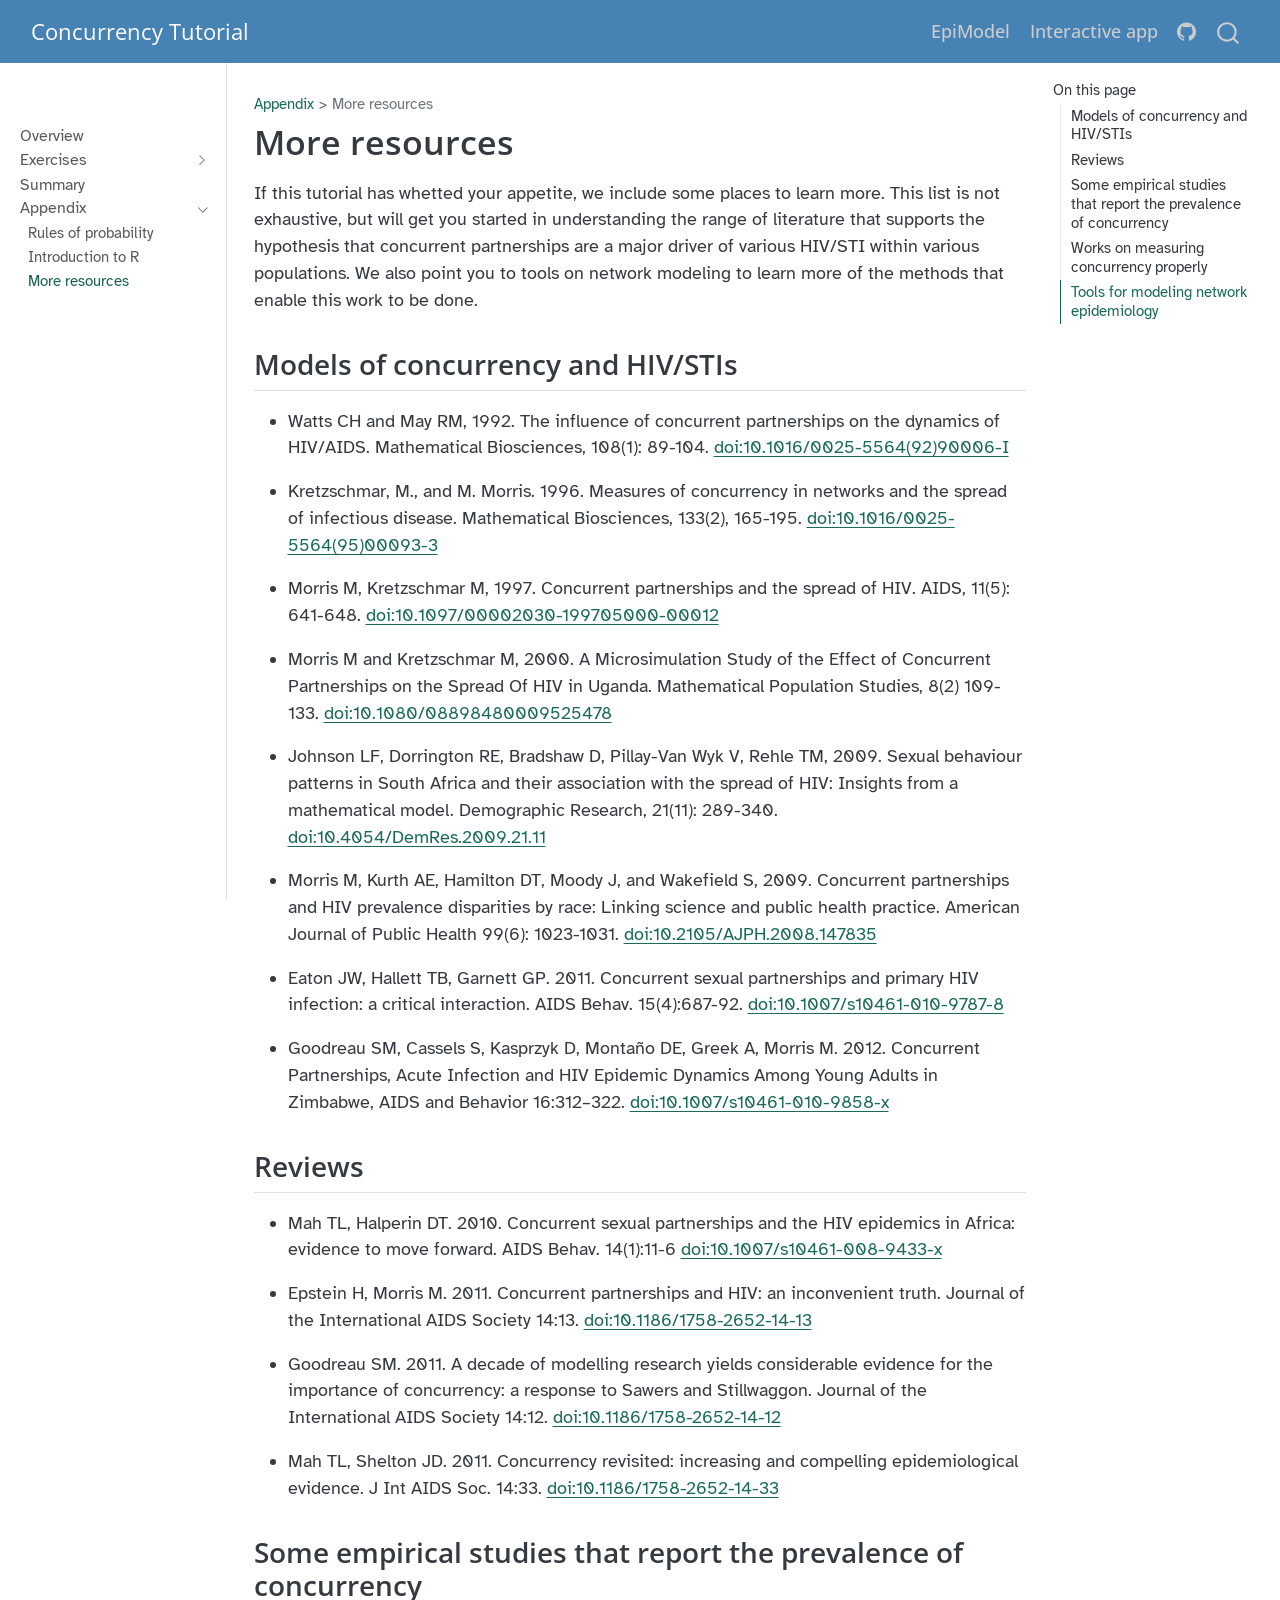
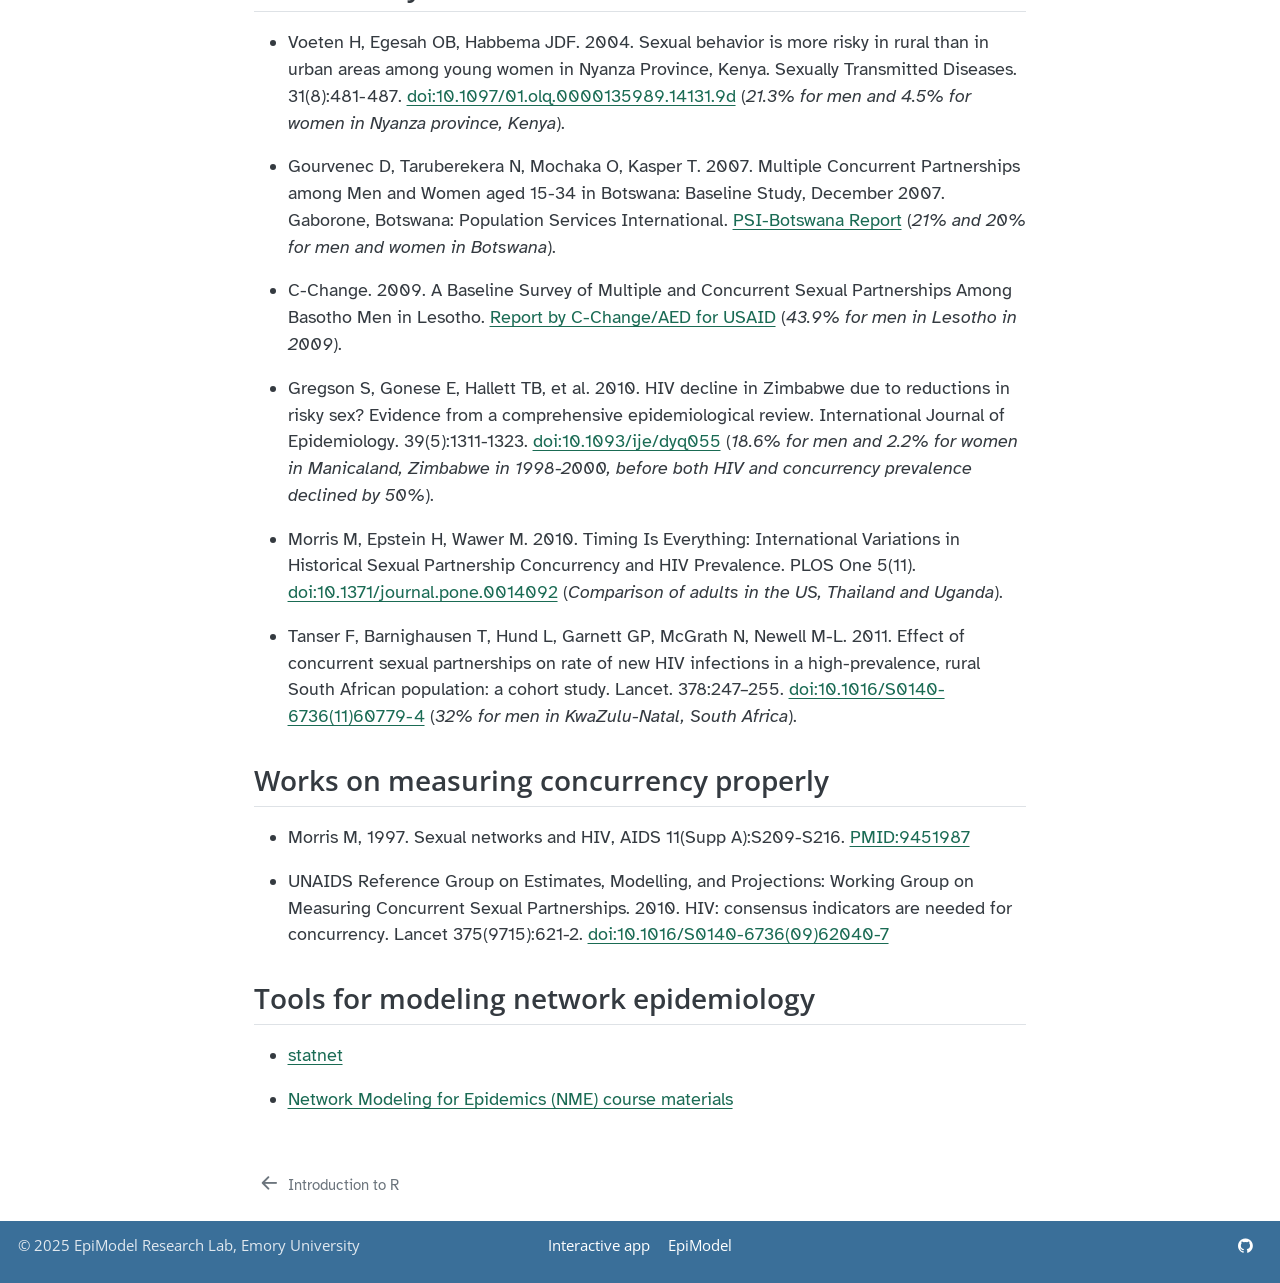
<file: resources.html>
<!DOCTYPE html>
<html xmlns="http://www.w3.org/1999/xhtml" lang="en" xml:lang="en"><head>

<meta charset="utf-8">
<meta name="generator" content="quarto-1.9.38">

<meta name="viewport" content="width=device-width, initial-scale=1.0, user-scalable=yes">


<title>More resources – Concurrency Tutorial</title>
<style>
/* Default styles provided by pandoc.
** See https://pandoc.org/MANUAL.html#variables-for-html for config info.
*/
code{white-space: pre-wrap;}
span.smallcaps{font-variant: small-caps;}
div.columns{display: flex; gap: min(4vw, 1.5em);}
div.column{flex: auto; overflow-x: auto;}
div.hanging-indent{margin-left: 1.5em; text-indent: -1.5em;}
ul.task-list{list-style: none;}
ul.task-list li input[type="checkbox"] {
  width: 0.8em;
  margin: 0 0.8em 0.2em -1em; /* quarto-specific, see https://github.com/quarto-dev/quarto-cli/issues/4556 */ 
  vertical-align: middle;
}
</style>


<script src="site_libs/quarto-nav/quarto-nav.js"></script>
<script src="site_libs/clipboard/clipboard.min.js"></script>
<script src="site_libs/quarto-search/autocomplete.umd.js"></script>
<script src="site_libs/quarto-search/fuse.min.js"></script>
<script src="site_libs/quarto-search/quarto-search.js"></script>
<meta name="quarto:offset" content="./">
<link href="./r-tutorial.html" rel="prev">
<script src="site_libs/quarto-html/quarto.js" type="module"></script>
<script src="site_libs/quarto-html/tabsets/tabsets.js" type="module"></script>
<script src="site_libs/quarto-html/popper.min.js"></script>
<script src="site_libs/quarto-html/tippy.umd.min.js"></script>
<script src="site_libs/quarto-html/anchor.min.js"></script>
<link href="site_libs/quarto-html/tippy.css" rel="stylesheet">
<link href="site_libs/quarto-html/quarto-syntax-highlighting-15634bcf2e68342d4ad2dfa704d543f6.css" rel="stylesheet" id="quarto-text-highlighting-styles">
<script src="site_libs/bootstrap/bootstrap.min.js"></script>
<link href="site_libs/bootstrap/bootstrap-icons.css" rel="stylesheet">
<link href="site_libs/bootstrap/bootstrap-df8a5dc4faa71e219bc521d2954a8932.min.css" rel="stylesheet" append-hash="true" id="quarto-bootstrap" data-mode="light">
<script id="quarto-search-options" type="application/json">{
  "location": "navbar",
  "copy-button": false,
  "collapse-after": 3,
  "panel-placement": "end",
  "type": "overlay",
  "limit": 50,
  "keyboard-shortcut": [
    "f",
    "/",
    "s"
  ],
  "show-item-context": false,
  "language": {
    "search-no-results-text": "No results",
    "search-matching-documents-text": "matching documents",
    "search-copy-link-title": "Copy link to search",
    "search-hide-matches-text": "Hide additional matches",
    "search-more-match-text": "more match in this document",
    "search-more-matches-text": "more matches in this document",
    "search-clear-button-title": "Clear",
    "search-text-placeholder": "",
    "search-detached-cancel-button-title": "Cancel",
    "search-submit-button-title": "Submit",
    "search-label": "Search"
  }
}</script>


<link rel="stylesheet" href="styles.css">
</head>

<body class="nav-sidebar docked nav-fixed quarto-light">

<div id="quarto-search-results"></div>
  <header id="quarto-header" class="headroom fixed-top">
    <nav class="navbar navbar-expand-lg " data-bs-theme="dark">
      <div class="navbar-container container-fluid">
      <div class="navbar-brand-container mx-auto">
    <a class="navbar-brand" href="./index.html">
    <span class="navbar-title">Concurrency Tutorial</span>
    </a>
  </div>
            <div id="quarto-search" class="" title="Search"></div>
          <button class="navbar-toggler" type="button" data-bs-toggle="collapse" data-bs-target="#navbarCollapse" aria-controls="navbarCollapse" role="menu" aria-expanded="false" aria-label="Toggle navigation" onclick="if (window.quartoToggleHeadroom) { window.quartoToggleHeadroom(); }">
  <span class="navbar-toggler-icon"></span>
</button>
          <div class="collapse navbar-collapse" id="navbarCollapse">
            <ul class="navbar-nav navbar-nav-scroll ms-auto">
  <li class="nav-item">
    <a class="nav-link" href="https://www.epimodel.org"> 
<span class="menu-text">EpiModel</span></a>
  </li>  
  <li class="nav-item">
    <a class="nav-link" href="https://epimodel.github.io/concurrency.sim"> 
<span class="menu-text">Interactive app</span></a>
  </li>  
  <li class="nav-item compact">
    <a class="nav-link" href="https://github.com/EpiModel/ConcurrencyTutorial"> <i class="bi bi-github" role="img" aria-label="GitHub">
</i> 
<span class="menu-text"></span></a>
  </li>  
</ul>
          </div> <!-- /navcollapse -->
            <div class="quarto-navbar-tools">
</div>
      </div> <!-- /container-fluid -->
    </nav>
  <nav class="quarto-secondary-nav">
    <div class="container-fluid d-flex">
      <button type="button" class="quarto-btn-toggle btn" data-bs-toggle="collapse" role="button" data-bs-target=".quarto-sidebar-collapse-item" aria-controls="quarto-sidebar" aria-expanded="false" aria-label="Toggle sidebar navigation" onclick="if (window.quartoToggleHeadroom) { window.quartoToggleHeadroom(); }">
        <i class="bi bi-layout-text-sidebar-reverse"></i>
      </button>
        <nav class="quarto-page-breadcrumbs" aria-label="breadcrumb"><ol class="breadcrumb"><li class="breadcrumb-item"><a href="./prob-tutorial.html">Appendix</a></li><li class="breadcrumb-item"><a href="./resources.html">More resources</a></li></ol></nav>
        <a class="flex-grow-1" role="navigation" data-bs-toggle="collapse" data-bs-target=".quarto-sidebar-collapse-item" aria-controls="quarto-sidebar" aria-expanded="false" aria-label="Toggle sidebar navigation" onclick="if (window.quartoToggleHeadroom) { window.quartoToggleHeadroom(); }">      
        </a>
      <button type="button" class="btn quarto-search-button" aria-label="Search" onclick="window.quartoOpenSearch();">
        <i class="bi bi-search"></i>
      </button>
    </div>
  </nav>
</header>
<!-- content -->
<div id="quarto-content" class="quarto-container page-columns page-rows-contents page-layout-article page-navbar">
<!-- sidebar -->
  <nav id="quarto-sidebar" class="sidebar collapse collapse-horizontal quarto-sidebar-collapse-item sidebar-navigation docked overflow-auto">
        <div class="mt-2 flex-shrink-0 align-items-center">
        <div class="sidebar-search">
        <div id="quarto-search" class="" title="Search"></div>
        </div>
        </div>
    <div class="sidebar-menu-container"> 
    <ul class="list-unstyled mt-1">
        <li class="sidebar-item">
  <div class="sidebar-item-container"> 
  <a href="./index.html" class="sidebar-item-text sidebar-link">
 <span class="menu-text">Overview</span></a>
  </div>
</li>
        <li class="sidebar-item sidebar-item-section">
      <div class="sidebar-item-container"> 
            <a class="sidebar-item-text sidebar-link text-start collapsed" data-bs-toggle="collapse" data-bs-target="#quarto-sidebar-section-1" role="navigation" aria-expanded="false">
 <span class="menu-text">Exercises</span></a>
          <a class="sidebar-item-toggle text-start collapsed" data-bs-toggle="collapse" data-bs-target="#quarto-sidebar-section-1" role="navigation" aria-expanded="false" aria-label="Toggle section">
            <i class="bi bi-chevron-right ms-2"></i>
          </a> 
      </div>
      <ul id="quarto-sidebar-section-1" class="collapse list-unstyled sidebar-section depth1 ">  
          <li class="sidebar-item">
  <div class="sidebar-item-container"> 
  <a href="./ex1-local-conceptual.html" class="sidebar-item-text sidebar-link">
 <span class="menu-text">1. Local, conceptual</span></a>
  </div>
</li>
          <li class="sidebar-item">
  <div class="sidebar-item-container"> 
  <a href="./ex2-pop-conceptual.html" class="sidebar-item-text sidebar-link">
 <span class="menu-text">2. Population, conceptual</span></a>
  </div>
</li>
          <li class="sidebar-item">
  <div class="sidebar-item-container"> 
  <a href="./ex3-local-numerical.html" class="sidebar-item-text sidebar-link">
 <span class="menu-text">3. Local, numerical</span></a>
  </div>
</li>
          <li class="sidebar-item">
  <div class="sidebar-item-container"> 
  <a href="./ex4-pop-numerical.html" class="sidebar-item-text sidebar-link">
 <span class="menu-text">4. Population, numerical</span></a>
  </div>
</li>
      </ul>
  </li>
        <li class="sidebar-item">
  <div class="sidebar-item-container"> 
  <a href="./summary.html" class="sidebar-item-text sidebar-link">
 <span class="menu-text">Summary</span></a>
  </div>
</li>
        <li class="sidebar-item sidebar-item-section">
      <div class="sidebar-item-container"> 
            <a class="sidebar-item-text sidebar-link text-start" data-bs-toggle="collapse" data-bs-target="#quarto-sidebar-section-2" role="navigation" aria-expanded="true">
 <span class="menu-text">Appendix</span></a>
          <a class="sidebar-item-toggle text-start" data-bs-toggle="collapse" data-bs-target="#quarto-sidebar-section-2" role="navigation" aria-expanded="true" aria-label="Toggle section">
            <i class="bi bi-chevron-right ms-2"></i>
          </a> 
      </div>
      <ul id="quarto-sidebar-section-2" class="collapse list-unstyled sidebar-section depth1 show">  
          <li class="sidebar-item">
  <div class="sidebar-item-container"> 
  <a href="./prob-tutorial.html" class="sidebar-item-text sidebar-link">
 <span class="menu-text">Rules of probability</span></a>
  </div>
</li>
          <li class="sidebar-item">
  <div class="sidebar-item-container"> 
  <a href="./r-tutorial.html" class="sidebar-item-text sidebar-link">
 <span class="menu-text">Introduction to R</span></a>
  </div>
</li>
          <li class="sidebar-item">
  <div class="sidebar-item-container"> 
  <a href="./resources.html" class="sidebar-item-text sidebar-link active">
 <span class="menu-text">More resources</span></a>
  </div>
</li>
      </ul>
  </li>
    </ul>
    </div>
</nav>
<div id="quarto-sidebar-glass" class="quarto-sidebar-collapse-item" data-bs-toggle="collapse" data-bs-target=".quarto-sidebar-collapse-item"></div>
<!-- margin-sidebar -->
    <div id="quarto-margin-sidebar" class="sidebar margin-sidebar">
        <nav id="TOC" role="doc-toc" class="toc-active">
    <h2 id="toc-title">On this page</h2>
   
  <ul>
  <li><a href="#models-of-concurrency-and-hivstis" id="toc-models-of-concurrency-and-hivstis" class="nav-link active" data-scroll-target="#models-of-concurrency-and-hivstis">Models of concurrency and HIV/STIs</a></li>
  <li><a href="#reviews" id="toc-reviews" class="nav-link" data-scroll-target="#reviews">Reviews</a></li>
  <li><a href="#some-empirical-studies-that-report-the-prevalence-of-concurrency" id="toc-some-empirical-studies-that-report-the-prevalence-of-concurrency" class="nav-link" data-scroll-target="#some-empirical-studies-that-report-the-prevalence-of-concurrency">Some empirical studies that report the prevalence of concurrency</a></li>
  <li><a href="#works-on-measuring-concurrency-properly" id="toc-works-on-measuring-concurrency-properly" class="nav-link" data-scroll-target="#works-on-measuring-concurrency-properly">Works on measuring concurrency properly</a></li>
  <li><a href="#tools-for-modeling-network-epidemiology" id="toc-tools-for-modeling-network-epidemiology" class="nav-link" data-scroll-target="#tools-for-modeling-network-epidemiology">Tools for modeling network epidemiology</a></li>
  </ul>
</nav>
    </div>
<!-- main -->
<main class="content" id="quarto-document-content">

<header id="title-block-header" class="quarto-title-block default"><nav class="quarto-page-breadcrumbs quarto-title-breadcrumbs d-none d-lg-block" aria-label="breadcrumb"><ol class="breadcrumb"><li class="breadcrumb-item"><a href="./prob-tutorial.html">Appendix</a></li><li class="breadcrumb-item"><a href="./resources.html">More resources</a></li></ol></nav>
<div class="quarto-title">
<h1 class="title">More resources</h1>
</div>



<div class="quarto-title-meta">

    
  
    
  </div>
  


</header>


<p>If this tutorial has whetted your appetite, we include some places to learn more. This list is not exhaustive, but will get you started in understanding the range of literature that supports the hypothesis that concurrent partnerships are a major driver of various HIV/STI within various populations. We also point you to tools on network modeling to learn more of the methods that enable this work to be done.</p>
<section id="models-of-concurrency-and-hivstis" class="level2">
<h2 class="anchored" data-anchor-id="models-of-concurrency-and-hivstis">Models of concurrency and HIV/STIs</h2>
<ul>
<li><p>Watts CH and May RM, 1992. The influence of concurrent partnerships on the dynamics of HIV/AIDS. Mathematical Biosciences, 108(1): 89-104. <a href="http://dx.doi.org/10.1016/0025-5564(92)90006-I">doi:10.1016/0025-5564(92)90006-I</a></p></li>
<li><p>Kretzschmar, M., and M. Morris. 1996. Measures of concurrency in networks and the spread of infectious disease. Mathematical Biosciences, 133(2), 165-195. <a href="http://dx.doi.org/10.1016/0025-5564(95)00093-3">doi:10.1016/0025-5564(95)00093-3</a></p></li>
<li><p>Morris M, Kretzschmar M, 1997. Concurrent partnerships and the spread of HIV. AIDS, 11(5): 641-648. <a href="http://dx.doi.org/10.1097/00002030-199705000-00012">doi:10.1097/00002030-199705000-00012</a></p></li>
<li><p>Morris M and Kretzschmar M, 2000. A Microsimulation Study of the Effect of Concurrent Partnerships on the Spread Of HIV in Uganda. Mathematical Population Studies, 8(2) 109-133. <a href="http://dx.doi.org/10.1080/08898480009525478">doi:10.1080/08898480009525478</a></p></li>
<li><p>Johnson LF, Dorrington RE, Bradshaw D, Pillay-Van Wyk V, Rehle TM, 2009. Sexual behaviour patterns in South Africa and their association with the spread of HIV: Insights from a mathematical model. Demographic Research, 21(11): 289-340. <a href="http://dx.doi.org/10.4054/DemRes.2009.21.11">doi:10.4054/DemRes.2009.21.11</a></p></li>
<li><p>Morris M, Kurth AE, Hamilton DT, Moody J, and Wakefield S, 2009. Concurrent partnerships and HIV prevalence disparities by race: Linking science and public health practice. American Journal of Public Health 99(6): 1023-1031. <a href="http://dx.doi.org/10.2105/AJPH.2008.147835">doi:10.2105/AJPH.2008.147835</a></p></li>
<li><p>Eaton JW, Hallett TB, Garnett GP. 2011. Concurrent sexual partnerships and primary HIV infection: a critical interaction. AIDS Behav. 15(4):687-92. <a href="http://dx.doi.org/10.1007/s10461-010-9787-8">doi:10.1007/s10461-010-9787-8</a></p></li>
<li><p>Goodreau SM, Cassels S, Kasprzyk D, Montaño DE, Greek A, Morris M. 2012. Concurrent Partnerships, Acute Infection and HIV Epidemic Dynamics Among Young Adults in Zimbabwe, AIDS and Behavior 16:312–322. <a href="http://dx.doi.org/10.1007/s10461-010-9858-x">doi:10.1007/s10461-010-9858-x</a></p></li>
</ul>
</section>
<section id="reviews" class="level2">
<h2 class="anchored" data-anchor-id="reviews">Reviews</h2>
<ul>
<li><p>Mah TL, Halperin DT. 2010. Concurrent sexual partnerships and the HIV epidemics in Africa: evidence to move forward. AIDS Behav. 14(1):11-6 <a href="http://dx.doi.org/10.1007/s10461-008-9433-x">doi:10.1007/s10461-008-9433-x</a></p></li>
<li><p>Epstein H, Morris M. 2011. Concurrent partnerships and HIV: an inconvenient truth. Journal of the International AIDS Society 14:13. <a href="http://dx.doi.org/10.1186/1758-2652-14-13">doi:10.1186/1758-2652-14-13</a></p></li>
<li><p>Goodreau SM. 2011. A decade of modelling research yields considerable evidence for the importance of concurrency: a response to Sawers and Stillwaggon. Journal of the International AIDS Society 14:12. <a href="http://dx.doi.org/10.1186/1758-2652-14-12">doi:10.1186/1758-2652-14-12</a></p></li>
<li><p>Mah TL, Shelton JD. 2011. Concurrency revisited: increasing and compelling epidemiological evidence. J Int AIDS Soc. 14:33. <a href="http://dx.doi.org/10.1186/1758-2652-14-33">doi:10.1186/1758-2652-14-33</a></p></li>
</ul>
</section>
<section id="some-empirical-studies-that-report-the-prevalence-of-concurrency" class="level2">
<h2 class="anchored" data-anchor-id="some-empirical-studies-that-report-the-prevalence-of-concurrency">Some empirical studies that report the prevalence of concurrency</h2>
<ul>
<li><p>Voeten H, Egesah OB, Habbema JDF. 2004. Sexual behavior is more risky in rural than in urban areas among young women in Nyanza Province, Kenya. Sexually Transmitted Diseases. 31(8):481-487. <a href="http://dx.doi.org/10.1097/01.olq.0000135989.14131.9d">doi:10.1097/01.olq.0000135989.14131.9d</a> (<em>21.3% for men and 4.5% for women in Nyanza province, Kenya</em>).</p></li>
<li><p>Gourvenec D, Taruberekera N, Mochaka O, Kasper T. 2007. Multiple Concurrent Partnerships among Men and Women aged 15-34 in Botswana: Baseline Study, December 2007. Gaborone, Botswana: Population Services International. <a href="http://www.naca.gov.bw/sites/default/files/psi%20research%20report%20on%20mcp.pdf">PSI-Botswana Report</a> (<em>21% and 20% for men and women in Botswana</em>).</p></li>
<li><p>C-Change. 2009. A Baseline Survey of Multiple and Concurrent Sexual Partnerships Among Basotho Men in Lesotho. <a href="http://www.c-changeprogram.org/sites/default/files/Lesotho%20Baseline%20Report%20FINAL.pdf">Report by C-Change/AED for USAID</a> (<em>43.9% for men in Lesotho in 2009</em>).</p></li>
<li><p>Gregson S, Gonese E, Hallett TB, et al.&nbsp;2010. HIV decline in Zimbabwe due to reductions in risky sex? Evidence from a comprehensive epidemiological review. International Journal of Epidemiology. 39(5):1311-1323. <a href="http://dx.doi.org/10.1093/ije/dyq055">doi:10.1093/ije/dyq055</a> (<em>18.6% for men and 2.2% for women in Manicaland, Zimbabwe in 1998-2000, before both HIV and concurrency prevalence declined by 50%</em>).</p></li>
<li><p>Morris M, Epstein H, Wawer M. 2010. Timing Is Everything: International Variations in Historical Sexual Partnership Concurrency and HIV Prevalence. PLOS One 5(11). <a href="http://dx.doi.org/10.1371/journal.pone.0014092">doi:10.1371/journal.pone.0014092</a> (<em>Comparison of adults in the US, Thailand and Uganda</em>).</p></li>
<li><p>Tanser F, Barnighausen T, Hund L, Garnett GP, McGrath N, Newell M-L. 2011. Effect of concurrent sexual partnerships on rate of new HIV infections in a high-prevalence, rural South African population: a cohort study. Lancet. 378:247–255. <a href="http://dx.doi.org/10.1016/S0140-6736(11)60779-4">doi:10.1016/S0140-6736(11)60779-4</a> (<em>32% for men in KwaZulu-Natal, South Africa</em>).</p></li>
</ul>
</section>
<section id="works-on-measuring-concurrency-properly" class="level2">
<h2 class="anchored" data-anchor-id="works-on-measuring-concurrency-properly">Works on measuring concurrency properly</h2>
<ul>
<li><p>Morris M, 1997. Sexual networks and HIV, AIDS 11(Supp A):S209-S216. <a href="http://www.ncbi.nlm.nih.gov/pubmed/9451987">PMID:9451987</a></p></li>
<li><p>UNAIDS Reference Group on Estimates, Modelling, and Projections: Working Group on Measuring Concurrent Sexual Partnerships. 2010. HIV: consensus indicators are needed for concurrency. Lancet 375(9715):621-2. <a href="http://dx.doi.org/10.1016/S0140-6736(09)62040-7">doi:10.1016/S0140-6736(09)62040-7</a></p></li>
</ul>
</section>
<section id="tools-for-modeling-network-epidemiology" class="level2">
<h2 class="anchored" data-anchor-id="tools-for-modeling-network-epidemiology">Tools for modeling network epidemiology</h2>
<ul>
<li><p><a href="https://statnet.org">statnet</a></p></li>
<li><p><a href="https://epimodel.github.io/sismid/">Network Modeling for Epidemics (NME) course materials</a></p></li>
</ul>


</section>

</main> <!-- /main -->
<script id="quarto-html-after-body" type="application/javascript">
  window.document.addEventListener("DOMContentLoaded", function (event) {
    const icon = "";
    const anchorJS = new window.AnchorJS();
    anchorJS.options = {
      placement: 'right',
      icon: icon
    };
    anchorJS.add('.anchored');
    const isCodeAnnotation = (el) => {
      for (const clz of el.classList) {
        if (clz.startsWith('code-annotation-')) {                     
          return true;
        }
      }
      return false;
    }
    const onCopySuccess = function(e) {
      // button target
      const button = e.trigger;
      // don't keep focus
      button.blur();
      // flash "checked"
      button.classList.add('code-copy-button-checked');
      var currentTitle = button.getAttribute("title");
      button.setAttribute("title", "Copied!");
      let tooltip;
      if (window.bootstrap) {
        button.setAttribute("data-bs-toggle", "tooltip");
        button.setAttribute("data-bs-placement", "left");
        button.setAttribute("data-bs-title", "Copied!");
        tooltip = new bootstrap.Tooltip(button, 
          { trigger: "manual", 
            customClass: "code-copy-button-tooltip",
            offset: [0, -8]});
        tooltip.show();    
      }
      setTimeout(function() {
        if (tooltip) {
          tooltip.hide();
          button.removeAttribute("data-bs-title");
          button.removeAttribute("data-bs-toggle");
          button.removeAttribute("data-bs-placement");
        }
        button.setAttribute("title", currentTitle);
        button.classList.remove('code-copy-button-checked');
      }, 1000);
      // clear code selection
      e.clearSelection();
    }
    const getTextToCopy = function(trigger) {
      const outerScaffold = trigger.parentElement.cloneNode(true);
      const codeEl = outerScaffold.querySelector('code');
      for (const childEl of codeEl.children) {
        if (isCodeAnnotation(childEl)) {
          childEl.remove();
        }
      }
      return codeEl.innerText;
    }
    const clipboard = new window.ClipboardJS('.code-copy-button:not([data-in-quarto-modal])', {
      text: getTextToCopy
    });
    clipboard.on('success', onCopySuccess);
    if (window.document.getElementById('quarto-embedded-source-code-modal')) {
      const clipboardModal = new window.ClipboardJS('.code-copy-button[data-in-quarto-modal]', {
        text: getTextToCopy,
        container: window.document.getElementById('quarto-embedded-source-code-modal')
      });
      clipboardModal.on('success', onCopySuccess);
    }
      var localhostRegex = new RegExp(/^(?:http|https):\/\/localhost\:?[0-9]*\//);
      var mailtoRegex = new RegExp(/^mailto:/);
        var filterRegex = new RegExp("https:\/\/EpiModel\.github\.io\/ConcurrencyTutorial\/");
      var isInternal = (href) => {
          return filterRegex.test(href) || localhostRegex.test(href) || mailtoRegex.test(href);
      }
      // Inspect non-navigation links and adorn them if external
     var links = window.document.querySelectorAll('a[href]:not(.nav-link):not(.navbar-brand):not(.toc-action):not(.sidebar-link):not(.sidebar-item-toggle):not(.pagination-link):not(.no-external):not([aria-hidden]):not(.dropdown-item):not(.quarto-navigation-tool):not(.about-link)');
      for (var i=0; i<links.length; i++) {
        const link = links[i];
        if (!isInternal(link.href)) {
          // undo the damage that might have been done by quarto-nav.js in the case of
          // links that we want to consider external
          if (link.dataset.originalHref !== undefined) {
            link.href = link.dataset.originalHref;
          }
            // target, if specified
            link.setAttribute("target", "_blank");
            if (link.getAttribute("rel") === null) {
              link.setAttribute("rel", "noopener");
            }
        }
      }
    function tippyHover(el, contentFn, onTriggerFn, onUntriggerFn) {
      const config = {
        allowHTML: true,
        maxWidth: 500,
        delay: 100,
        arrow: false,
        appendTo: function(el) {
            return el.parentElement;
        },
        interactive: true,
        interactiveBorder: 10,
        theme: 'quarto',
        placement: 'bottom-start',
      };
      if (contentFn) {
        config.content = contentFn;
      }
      if (onTriggerFn) {
        config.onTrigger = onTriggerFn;
      }
      if (onUntriggerFn) {
        config.onUntrigger = onUntriggerFn;
      }
      window.tippy(el, config); 
    }
    const noterefs = window.document.querySelectorAll('a[role="doc-noteref"]');
    for (var i=0; i<noterefs.length; i++) {
      const ref = noterefs[i];
      tippyHover(ref, function() {
        // use id or data attribute instead here
        let href = ref.getAttribute('data-footnote-href') || ref.getAttribute('href');
        try { href = new URL(href).hash; } catch {}
        const id = href.replace(/^#\/?/, "");
        const note = window.document.getElementById(id);
        if (note) {
          return note.innerHTML;
        } else {
          return "";
        }
      });
    }
    const xrefs = window.document.querySelectorAll('a.quarto-xref');
    const processXRef = (id, note) => {
      // Strip column container classes
      const stripColumnClz = (el) => {
        el.classList.remove("page-full", "page-columns");
        if (el.children) {
          for (const child of el.children) {
            stripColumnClz(child);
          }
        }
      }
      stripColumnClz(note)
      if (id === null || id.startsWith('sec-')) {
        // Special case sections, only their first couple elements
        const container = document.createElement("div");
        if (note.children && note.children.length > 2) {
          container.appendChild(note.children[0].cloneNode(true));
          for (let i = 1; i < note.children.length; i++) {
            const child = note.children[i];
            if (child.tagName === "P" && child.innerText === "") {
              continue;
            } else {
              container.appendChild(child.cloneNode(true));
              break;
            }
          }
          if (window.Quarto?.typesetMath) {
            window.Quarto.typesetMath(container);
          }
          return container.innerHTML
        } else {
          if (window.Quarto?.typesetMath) {
            window.Quarto.typesetMath(note);
          }
          return note.innerHTML;
        }
      } else {
        // Remove any anchor links if they are present
        const anchorLink = note.querySelector('a.anchorjs-link');
        if (anchorLink) {
          anchorLink.remove();
        }
        if (window.Quarto?.typesetMath) {
          window.Quarto.typesetMath(note);
        }
        if (note.classList.contains("callout")) {
          return note.outerHTML;
        } else {
          return note.innerHTML;
        }
      }
    }
    for (var i=0; i<xrefs.length; i++) {
      const xref = xrefs[i];
      tippyHover(xref, undefined, function(instance) {
        instance.disable();
        let url = xref.getAttribute('href');
        let hash = undefined; 
        if (url.startsWith('#')) {
          hash = url;
        } else {
          try { hash = new URL(url).hash; } catch {}
        }
        if (hash) {
          const id = hash.replace(/^#\/?/, "");
          const note = window.document.getElementById(id);
          if (note !== null) {
            try {
              const html = processXRef(id, note.cloneNode(true));
              instance.setContent(html);
            } finally {
              instance.enable();
              instance.show();
            }
          } else {
            // See if we can fetch this
            fetch(url.split('#')[0])
            .then(res => res.text())
            .then(html => {
              const parser = new DOMParser();
              const htmlDoc = parser.parseFromString(html, "text/html");
              const note = htmlDoc.getElementById(id);
              if (note !== null) {
                const html = processXRef(id, note);
                instance.setContent(html);
              } 
            }).finally(() => {
              instance.enable();
              instance.show();
            });
          }
        } else {
          // See if we can fetch a full url (with no hash to target)
          // This is a special case and we should probably do some content thinning / targeting
          fetch(url)
          .then(res => res.text())
          .then(html => {
            const parser = new DOMParser();
            const htmlDoc = parser.parseFromString(html, "text/html");
            const note = htmlDoc.querySelector('main.content');
            if (note !== null) {
              // This should only happen for chapter cross references
              // (since there is no id in the URL)
              // remove the first header
              if (note.children.length > 0 && note.children[0].tagName === "HEADER") {
                note.children[0].remove();
              }
              const html = processXRef(null, note);
              instance.setContent(html);
            } 
          }).finally(() => {
            instance.enable();
            instance.show();
          });
        }
      }, function(instance) {
      });
    }
        let selectedAnnoteEl;
        const selectorForAnnotation = ( cell, annotation) => {
          let cellAttr = 'data-code-cell="' + cell + '"';
          let lineAttr = 'data-code-annotation="' +  annotation + '"';
          const selector = 'span[' + cellAttr + '][' + lineAttr + ']';
          return selector;
        }
        const selectCodeLines = (annoteEl) => {
          const doc = window.document;
          const targetCell = annoteEl.getAttribute("data-target-cell");
          const targetAnnotation = annoteEl.getAttribute("data-target-annotation");
          const annoteSpan = window.document.querySelector(selectorForAnnotation(targetCell, targetAnnotation));
          const lines = annoteSpan.getAttribute("data-code-lines").split(",");
          const lineIds = lines.map((line) => {
            return targetCell + "-" + line;
          })
          let top = null;
          let height = null;
          let parent = null;
          if (lineIds.length > 0) {
              //compute the position of the single el (top and bottom and make a div)
              const el = window.document.getElementById(lineIds[0]);
              top = el.offsetTop;
              height = el.offsetHeight;
              parent = el.parentElement.parentElement;
            if (lineIds.length > 1) {
              const lastEl = window.document.getElementById(lineIds[lineIds.length - 1]);
              const bottom = lastEl.offsetTop + lastEl.offsetHeight;
              height = bottom - top;
            }
            if (top !== null && height !== null && parent !== null) {
              // cook up a div (if necessary) and position it 
              let div = window.document.getElementById("code-annotation-line-highlight");
              if (div === null) {
                div = window.document.createElement("div");
                div.setAttribute("id", "code-annotation-line-highlight");
                div.style.position = 'absolute';
                parent.appendChild(div);
              }
              div.style.top = top - 2 + "px";
              div.style.height = height + 4 + "px";
              div.style.left = 0;
              let gutterDiv = window.document.getElementById("code-annotation-line-highlight-gutter");
              if (gutterDiv === null) {
                gutterDiv = window.document.createElement("div");
                gutterDiv.setAttribute("id", "code-annotation-line-highlight-gutter");
                gutterDiv.style.position = 'absolute';
                const codeCell = window.document.getElementById(targetCell);
                const gutter = codeCell.querySelector('.code-annotation-gutter');
                gutter.appendChild(gutterDiv);
              }
              gutterDiv.style.top = top - 2 + "px";
              gutterDiv.style.height = height + 4 + "px";
            }
            selectedAnnoteEl = annoteEl;
          }
        };
        const unselectCodeLines = () => {
          const elementsIds = ["code-annotation-line-highlight", "code-annotation-line-highlight-gutter"];
          elementsIds.forEach((elId) => {
            const div = window.document.getElementById(elId);
            if (div) {
              div.remove();
            }
          });
          selectedAnnoteEl = undefined;
        };
          // Handle positioning of the toggle
      window.addEventListener(
        "resize",
        throttle(() => {
          elRect = undefined;
          if (selectedAnnoteEl) {
            selectCodeLines(selectedAnnoteEl);
          }
        }, 10)
      );
      function throttle(fn, ms) {
      let throttle = false;
      let timer;
        return (...args) => {
          if(!throttle) { // first call gets through
              fn.apply(this, args);
              throttle = true;
          } else { // all the others get throttled
              if(timer) clearTimeout(timer); // cancel #2
              timer = setTimeout(() => {
                fn.apply(this, args);
                timer = throttle = false;
              }, ms);
          }
        };
      }
        // Attach click handler to the DT
        const annoteDls = window.document.querySelectorAll('dt[data-target-cell]');
        for (const annoteDlNode of annoteDls) {
          annoteDlNode.addEventListener('click', (event) => {
            const clickedEl = event.target;
            if (clickedEl !== selectedAnnoteEl) {
              unselectCodeLines();
              const activeEl = window.document.querySelector('dt[data-target-cell].code-annotation-active');
              if (activeEl) {
                activeEl.classList.remove('code-annotation-active');
              }
              selectCodeLines(clickedEl);
              clickedEl.classList.add('code-annotation-active');
            } else {
              // Unselect the line
              unselectCodeLines();
              clickedEl.classList.remove('code-annotation-active');
            }
          });
        }
    const findCites = (el) => {
      const parentEl = el.parentElement;
      if (parentEl) {
        const cites = parentEl.dataset.cites;
        if (cites) {
          return {
            el,
            cites: cites.split(' ')
          };
        } else {
          return findCites(el.parentElement)
        }
      } else {
        return undefined;
      }
    };
    var bibliorefs = window.document.querySelectorAll('a[role="doc-biblioref"]');
    for (var i=0; i<bibliorefs.length; i++) {
      const ref = bibliorefs[i];
      const citeInfo = findCites(ref);
      if (citeInfo) {
        tippyHover(citeInfo.el, function() {
          var popup = window.document.createElement('div');
          citeInfo.cites.forEach(function(cite) {
            var citeDiv = window.document.createElement('div');
            citeDiv.classList.add('hanging-indent');
            citeDiv.classList.add('csl-entry');
            var biblioDiv = window.document.getElementById('ref-' + cite);
            if (biblioDiv) {
              citeDiv.innerHTML = biblioDiv.innerHTML;
            }
            popup.appendChild(citeDiv);
          });
          return popup.innerHTML;
        });
      }
    }
  });
  </script>
<nav class="page-navigation">
  <div class="nav-page nav-page-previous">
      <a href="./r-tutorial.html" class="pagination-link" aria-label="Introduction to R">
        <i class="bi bi-arrow-left-short"></i> <span class="nav-page-text">Introduction to R</span>
      </a>          
  </div>
  <div class="nav-page nav-page-next">
  </div>
</nav>
</div> <!-- /content -->
<footer class="footer">
  <div class="nav-footer">
    <div class="nav-footer-left">
      <ul class="footer-items list-unstyled">
    <li class="nav-item">
 © 2025 EpiModel Research Lab, Emory University
  </li>  
</ul>
    </div>   
    <div class="nav-footer-center">
      <ul class="footer-items list-unstyled">
    <li class="nav-item">
    <a class="nav-link" href="https://epimodel.github.io/concurrency.sim" target="_blank">
<p>Interactive app</p>
</a>
  </li>  
    <li class="nav-item">
    <a class="nav-link" href="https://www.epimodel.org" target="_blank">
<p>EpiModel</p>
</a>
  </li>  
</ul>
    </div>
    <div class="nav-footer-right">
      <ul class="footer-items list-unstyled">
    <li class="nav-item compact">
    <a class="nav-link" href="https://github.com/EpiModel/ConcurrencyTutorial" target="_blank">
      <i class="bi bi-github" role="img">
</i> 
    </a>
  </li>  
</ul>
    </div>
  </div>
</footer>




</body></html>
</file>
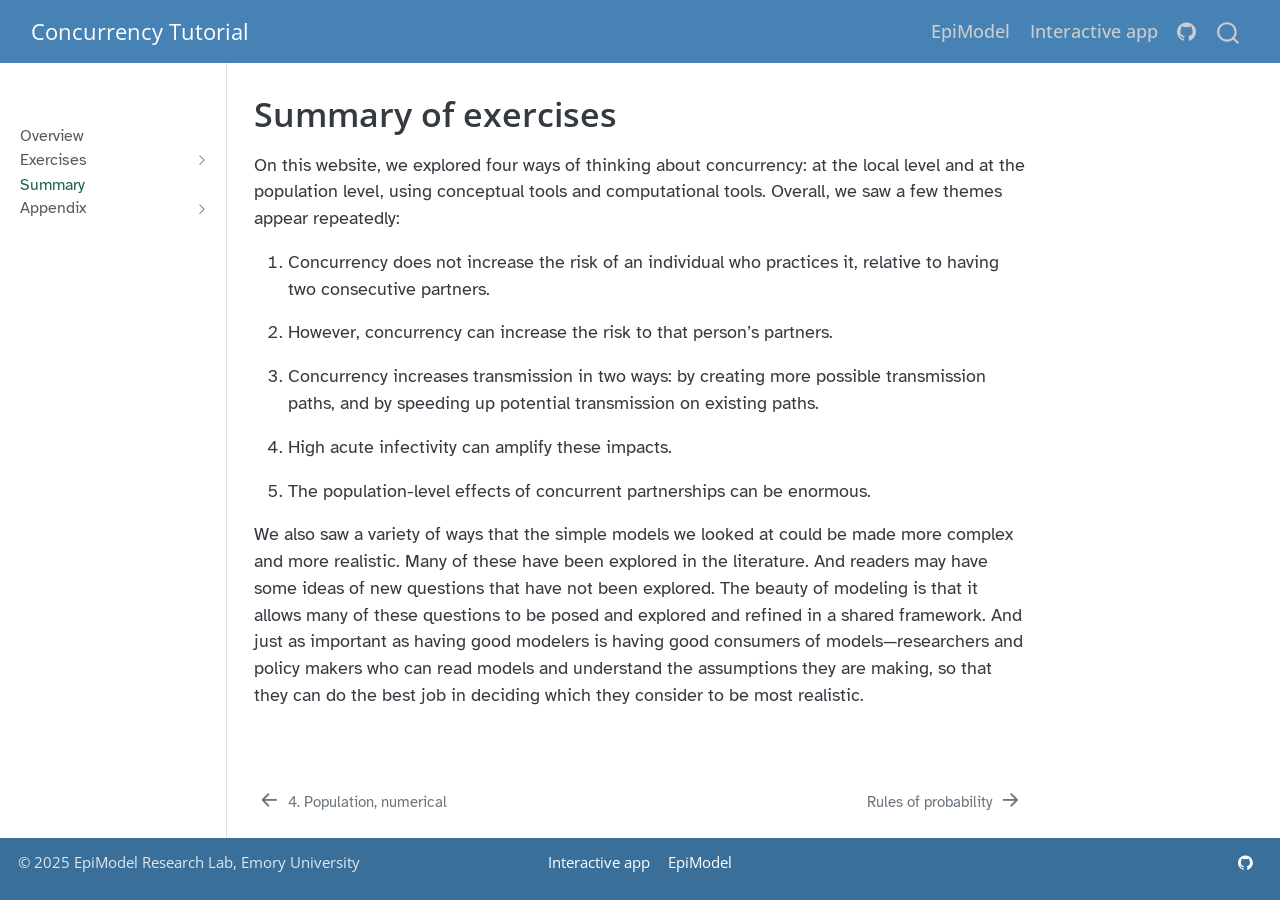
<file: summary.html>
<!DOCTYPE html>
<html xmlns="http://www.w3.org/1999/xhtml" lang="en" xml:lang="en"><head>

<meta charset="utf-8">
<meta name="generator" content="quarto-1.9.38">

<meta name="viewport" content="width=device-width, initial-scale=1.0, user-scalable=yes">


<title>Summary of exercises – Concurrency Tutorial</title>
<style>
/* Default styles provided by pandoc.
** See https://pandoc.org/MANUAL.html#variables-for-html for config info.
*/
code{white-space: pre-wrap;}
span.smallcaps{font-variant: small-caps;}
div.columns{display: flex; gap: min(4vw, 1.5em);}
div.column{flex: auto; overflow-x: auto;}
div.hanging-indent{margin-left: 1.5em; text-indent: -1.5em;}
ul.task-list{list-style: none;}
ul.task-list li input[type="checkbox"] {
  width: 0.8em;
  margin: 0 0.8em 0.2em -1em; /* quarto-specific, see https://github.com/quarto-dev/quarto-cli/issues/4556 */ 
  vertical-align: middle;
}
</style>


<script src="site_libs/quarto-nav/quarto-nav.js"></script>
<script src="site_libs/clipboard/clipboard.min.js"></script>
<script src="site_libs/quarto-search/autocomplete.umd.js"></script>
<script src="site_libs/quarto-search/fuse.min.js"></script>
<script src="site_libs/quarto-search/quarto-search.js"></script>
<meta name="quarto:offset" content="./">
<link href="./prob-tutorial.html" rel="next">
<link href="./ex4-pop-numerical.html" rel="prev">
<script src="site_libs/quarto-html/quarto.js" type="module"></script>
<script src="site_libs/quarto-html/tabsets/tabsets.js" type="module"></script>
<script src="site_libs/quarto-html/popper.min.js"></script>
<script src="site_libs/quarto-html/tippy.umd.min.js"></script>
<script src="site_libs/quarto-html/anchor.min.js"></script>
<link href="site_libs/quarto-html/tippy.css" rel="stylesheet">
<link href="site_libs/quarto-html/quarto-syntax-highlighting-15634bcf2e68342d4ad2dfa704d543f6.css" rel="stylesheet" id="quarto-text-highlighting-styles">
<script src="site_libs/bootstrap/bootstrap.min.js"></script>
<link href="site_libs/bootstrap/bootstrap-icons.css" rel="stylesheet">
<link href="site_libs/bootstrap/bootstrap-df8a5dc4faa71e219bc521d2954a8932.min.css" rel="stylesheet" append-hash="true" id="quarto-bootstrap" data-mode="light">
<script id="quarto-search-options" type="application/json">{
  "location": "navbar",
  "copy-button": false,
  "collapse-after": 3,
  "panel-placement": "end",
  "type": "overlay",
  "limit": 50,
  "keyboard-shortcut": [
    "f",
    "/",
    "s"
  ],
  "show-item-context": false,
  "language": {
    "search-no-results-text": "No results",
    "search-matching-documents-text": "matching documents",
    "search-copy-link-title": "Copy link to search",
    "search-hide-matches-text": "Hide additional matches",
    "search-more-match-text": "more match in this document",
    "search-more-matches-text": "more matches in this document",
    "search-clear-button-title": "Clear",
    "search-text-placeholder": "",
    "search-detached-cancel-button-title": "Cancel",
    "search-submit-button-title": "Submit",
    "search-label": "Search"
  }
}</script>


<link rel="stylesheet" href="styles.css">
</head>

<body class="nav-sidebar docked nav-fixed quarto-light">

<div id="quarto-search-results"></div>
  <header id="quarto-header" class="headroom fixed-top">
    <nav class="navbar navbar-expand-lg " data-bs-theme="dark">
      <div class="navbar-container container-fluid">
      <div class="navbar-brand-container mx-auto">
    <a class="navbar-brand" href="./index.html">
    <span class="navbar-title">Concurrency Tutorial</span>
    </a>
  </div>
            <div id="quarto-search" class="" title="Search"></div>
          <button class="navbar-toggler" type="button" data-bs-toggle="collapse" data-bs-target="#navbarCollapse" aria-controls="navbarCollapse" role="menu" aria-expanded="false" aria-label="Toggle navigation" onclick="if (window.quartoToggleHeadroom) { window.quartoToggleHeadroom(); }">
  <span class="navbar-toggler-icon"></span>
</button>
          <div class="collapse navbar-collapse" id="navbarCollapse">
            <ul class="navbar-nav navbar-nav-scroll ms-auto">
  <li class="nav-item">
    <a class="nav-link" href="https://www.epimodel.org"> 
<span class="menu-text">EpiModel</span></a>
  </li>  
  <li class="nav-item">
    <a class="nav-link" href="https://epimodel.github.io/concurrency.sim"> 
<span class="menu-text">Interactive app</span></a>
  </li>  
  <li class="nav-item compact">
    <a class="nav-link" href="https://github.com/EpiModel/ConcurrencyTutorial"> <i class="bi bi-github" role="img" aria-label="GitHub">
</i> 
<span class="menu-text"></span></a>
  </li>  
</ul>
          </div> <!-- /navcollapse -->
            <div class="quarto-navbar-tools">
</div>
      </div> <!-- /container-fluid -->
    </nav>
  <nav class="quarto-secondary-nav">
    <div class="container-fluid d-flex">
      <button type="button" class="quarto-btn-toggle btn" data-bs-toggle="collapse" role="button" data-bs-target=".quarto-sidebar-collapse-item" aria-controls="quarto-sidebar" aria-expanded="false" aria-label="Toggle sidebar navigation" onclick="if (window.quartoToggleHeadroom) { window.quartoToggleHeadroom(); }">
        <i class="bi bi-layout-text-sidebar-reverse"></i>
      </button>
        <nav class="quarto-page-breadcrumbs" aria-label="breadcrumb"><ol class="breadcrumb"><li class="breadcrumb-item"><a href="./summary.html">Summary</a></li></ol></nav>
        <a class="flex-grow-1" role="navigation" data-bs-toggle="collapse" data-bs-target=".quarto-sidebar-collapse-item" aria-controls="quarto-sidebar" aria-expanded="false" aria-label="Toggle sidebar navigation" onclick="if (window.quartoToggleHeadroom) { window.quartoToggleHeadroom(); }">      
        </a>
      <button type="button" class="btn quarto-search-button" aria-label="Search" onclick="window.quartoOpenSearch();">
        <i class="bi bi-search"></i>
      </button>
    </div>
  </nav>
</header>
<!-- content -->
<div id="quarto-content" class="quarto-container page-columns page-rows-contents page-layout-article page-navbar">
<!-- sidebar -->
  <nav id="quarto-sidebar" class="sidebar collapse collapse-horizontal quarto-sidebar-collapse-item sidebar-navigation docked overflow-auto">
        <div class="mt-2 flex-shrink-0 align-items-center">
        <div class="sidebar-search">
        <div id="quarto-search" class="" title="Search"></div>
        </div>
        </div>
    <div class="sidebar-menu-container"> 
    <ul class="list-unstyled mt-1">
        <li class="sidebar-item">
  <div class="sidebar-item-container"> 
  <a href="./index.html" class="sidebar-item-text sidebar-link">
 <span class="menu-text">Overview</span></a>
  </div>
</li>
        <li class="sidebar-item sidebar-item-section">
      <div class="sidebar-item-container"> 
            <a class="sidebar-item-text sidebar-link text-start collapsed" data-bs-toggle="collapse" data-bs-target="#quarto-sidebar-section-1" role="navigation" aria-expanded="false">
 <span class="menu-text">Exercises</span></a>
          <a class="sidebar-item-toggle text-start collapsed" data-bs-toggle="collapse" data-bs-target="#quarto-sidebar-section-1" role="navigation" aria-expanded="false" aria-label="Toggle section">
            <i class="bi bi-chevron-right ms-2"></i>
          </a> 
      </div>
      <ul id="quarto-sidebar-section-1" class="collapse list-unstyled sidebar-section depth1 ">  
          <li class="sidebar-item">
  <div class="sidebar-item-container"> 
  <a href="./ex1-local-conceptual.html" class="sidebar-item-text sidebar-link">
 <span class="menu-text">1. Local, conceptual</span></a>
  </div>
</li>
          <li class="sidebar-item">
  <div class="sidebar-item-container"> 
  <a href="./ex2-pop-conceptual.html" class="sidebar-item-text sidebar-link">
 <span class="menu-text">2. Population, conceptual</span></a>
  </div>
</li>
          <li class="sidebar-item">
  <div class="sidebar-item-container"> 
  <a href="./ex3-local-numerical.html" class="sidebar-item-text sidebar-link">
 <span class="menu-text">3. Local, numerical</span></a>
  </div>
</li>
          <li class="sidebar-item">
  <div class="sidebar-item-container"> 
  <a href="./ex4-pop-numerical.html" class="sidebar-item-text sidebar-link">
 <span class="menu-text">4. Population, numerical</span></a>
  </div>
</li>
      </ul>
  </li>
        <li class="sidebar-item">
  <div class="sidebar-item-container"> 
  <a href="./summary.html" class="sidebar-item-text sidebar-link active">
 <span class="menu-text">Summary</span></a>
  </div>
</li>
        <li class="sidebar-item sidebar-item-section">
      <div class="sidebar-item-container"> 
            <a class="sidebar-item-text sidebar-link text-start collapsed" data-bs-toggle="collapse" data-bs-target="#quarto-sidebar-section-2" role="navigation" aria-expanded="false">
 <span class="menu-text">Appendix</span></a>
          <a class="sidebar-item-toggle text-start collapsed" data-bs-toggle="collapse" data-bs-target="#quarto-sidebar-section-2" role="navigation" aria-expanded="false" aria-label="Toggle section">
            <i class="bi bi-chevron-right ms-2"></i>
          </a> 
      </div>
      <ul id="quarto-sidebar-section-2" class="collapse list-unstyled sidebar-section depth1 ">  
          <li class="sidebar-item">
  <div class="sidebar-item-container"> 
  <a href="./prob-tutorial.html" class="sidebar-item-text sidebar-link">
 <span class="menu-text">Rules of probability</span></a>
  </div>
</li>
          <li class="sidebar-item">
  <div class="sidebar-item-container"> 
  <a href="./r-tutorial.html" class="sidebar-item-text sidebar-link">
 <span class="menu-text">Introduction to R</span></a>
  </div>
</li>
          <li class="sidebar-item">
  <div class="sidebar-item-container"> 
  <a href="./resources.html" class="sidebar-item-text sidebar-link">
 <span class="menu-text">More resources</span></a>
  </div>
</li>
      </ul>
  </li>
    </ul>
    </div>
</nav>
<div id="quarto-sidebar-glass" class="quarto-sidebar-collapse-item" data-bs-toggle="collapse" data-bs-target=".quarto-sidebar-collapse-item"></div>
<!-- margin-sidebar -->
    <div id="quarto-margin-sidebar" class="sidebar margin-sidebar zindex-bottom">
        
    </div>
<!-- main -->
<main class="content" id="quarto-document-content">

<header id="title-block-header" class="quarto-title-block default">
<div class="quarto-title">
<h1 class="title">Summary of exercises</h1>
</div>



<div class="quarto-title-meta">

    
  
    
  </div>
  


</header>


<p>On this website, we explored four ways of thinking about concurrency: at the local level and at the population level, using conceptual tools and computational tools. Overall, we saw a few themes appear repeatedly:</p>
<ol type="1">
<li><p>Concurrency does not increase the risk of an individual who practices it, relative to having two consecutive partners.</p></li>
<li><p>However, concurrency can increase the risk to that person’s partners.</p></li>
<li><p>Concurrency increases transmission in two ways: by creating more possible transmission paths, and by speeding up potential transmission on existing paths.</p></li>
<li><p>High acute infectivity can amplify these impacts.</p></li>
<li><p>The population-level effects of concurrent partnerships can be enormous.</p></li>
</ol>
<p>We also saw a variety of ways that the simple models we looked at could be made more complex and more realistic. Many of these have been explored in the literature. And readers may have some ideas of new questions that have not been explored. The beauty of modeling is that it allows many of these questions to be posed and explored and refined in a shared framework. And just as important as having good modelers is having good consumers of models—researchers and policy makers who can read models and understand the assumptions they are making, so that they can do the best job in deciding which they consider to be most realistic.</p>



</main> <!-- /main -->
<script id="quarto-html-after-body" type="application/javascript">
  window.document.addEventListener("DOMContentLoaded", function (event) {
    const icon = "";
    const anchorJS = new window.AnchorJS();
    anchorJS.options = {
      placement: 'right',
      icon: icon
    };
    anchorJS.add('.anchored');
    const isCodeAnnotation = (el) => {
      for (const clz of el.classList) {
        if (clz.startsWith('code-annotation-')) {                     
          return true;
        }
      }
      return false;
    }
    const onCopySuccess = function(e) {
      // button target
      const button = e.trigger;
      // don't keep focus
      button.blur();
      // flash "checked"
      button.classList.add('code-copy-button-checked');
      var currentTitle = button.getAttribute("title");
      button.setAttribute("title", "Copied!");
      let tooltip;
      if (window.bootstrap) {
        button.setAttribute("data-bs-toggle", "tooltip");
        button.setAttribute("data-bs-placement", "left");
        button.setAttribute("data-bs-title", "Copied!");
        tooltip = new bootstrap.Tooltip(button, 
          { trigger: "manual", 
            customClass: "code-copy-button-tooltip",
            offset: [0, -8]});
        tooltip.show();    
      }
      setTimeout(function() {
        if (tooltip) {
          tooltip.hide();
          button.removeAttribute("data-bs-title");
          button.removeAttribute("data-bs-toggle");
          button.removeAttribute("data-bs-placement");
        }
        button.setAttribute("title", currentTitle);
        button.classList.remove('code-copy-button-checked');
      }, 1000);
      // clear code selection
      e.clearSelection();
    }
    const getTextToCopy = function(trigger) {
      const outerScaffold = trigger.parentElement.cloneNode(true);
      const codeEl = outerScaffold.querySelector('code');
      for (const childEl of codeEl.children) {
        if (isCodeAnnotation(childEl)) {
          childEl.remove();
        }
      }
      return codeEl.innerText;
    }
    const clipboard = new window.ClipboardJS('.code-copy-button:not([data-in-quarto-modal])', {
      text: getTextToCopy
    });
    clipboard.on('success', onCopySuccess);
    if (window.document.getElementById('quarto-embedded-source-code-modal')) {
      const clipboardModal = new window.ClipboardJS('.code-copy-button[data-in-quarto-modal]', {
        text: getTextToCopy,
        container: window.document.getElementById('quarto-embedded-source-code-modal')
      });
      clipboardModal.on('success', onCopySuccess);
    }
      var localhostRegex = new RegExp(/^(?:http|https):\/\/localhost\:?[0-9]*\//);
      var mailtoRegex = new RegExp(/^mailto:/);
        var filterRegex = new RegExp("https:\/\/EpiModel\.github\.io\/ConcurrencyTutorial\/");
      var isInternal = (href) => {
          return filterRegex.test(href) || localhostRegex.test(href) || mailtoRegex.test(href);
      }
      // Inspect non-navigation links and adorn them if external
     var links = window.document.querySelectorAll('a[href]:not(.nav-link):not(.navbar-brand):not(.toc-action):not(.sidebar-link):not(.sidebar-item-toggle):not(.pagination-link):not(.no-external):not([aria-hidden]):not(.dropdown-item):not(.quarto-navigation-tool):not(.about-link)');
      for (var i=0; i<links.length; i++) {
        const link = links[i];
        if (!isInternal(link.href)) {
          // undo the damage that might have been done by quarto-nav.js in the case of
          // links that we want to consider external
          if (link.dataset.originalHref !== undefined) {
            link.href = link.dataset.originalHref;
          }
            // target, if specified
            link.setAttribute("target", "_blank");
            if (link.getAttribute("rel") === null) {
              link.setAttribute("rel", "noopener");
            }
        }
      }
    function tippyHover(el, contentFn, onTriggerFn, onUntriggerFn) {
      const config = {
        allowHTML: true,
        maxWidth: 500,
        delay: 100,
        arrow: false,
        appendTo: function(el) {
            return el.parentElement;
        },
        interactive: true,
        interactiveBorder: 10,
        theme: 'quarto',
        placement: 'bottom-start',
      };
      if (contentFn) {
        config.content = contentFn;
      }
      if (onTriggerFn) {
        config.onTrigger = onTriggerFn;
      }
      if (onUntriggerFn) {
        config.onUntrigger = onUntriggerFn;
      }
      window.tippy(el, config); 
    }
    const noterefs = window.document.querySelectorAll('a[role="doc-noteref"]');
    for (var i=0; i<noterefs.length; i++) {
      const ref = noterefs[i];
      tippyHover(ref, function() {
        // use id or data attribute instead here
        let href = ref.getAttribute('data-footnote-href') || ref.getAttribute('href');
        try { href = new URL(href).hash; } catch {}
        const id = href.replace(/^#\/?/, "");
        const note = window.document.getElementById(id);
        if (note) {
          return note.innerHTML;
        } else {
          return "";
        }
      });
    }
    const xrefs = window.document.querySelectorAll('a.quarto-xref');
    const processXRef = (id, note) => {
      // Strip column container classes
      const stripColumnClz = (el) => {
        el.classList.remove("page-full", "page-columns");
        if (el.children) {
          for (const child of el.children) {
            stripColumnClz(child);
          }
        }
      }
      stripColumnClz(note)
      if (id === null || id.startsWith('sec-')) {
        // Special case sections, only their first couple elements
        const container = document.createElement("div");
        if (note.children && note.children.length > 2) {
          container.appendChild(note.children[0].cloneNode(true));
          for (let i = 1; i < note.children.length; i++) {
            const child = note.children[i];
            if (child.tagName === "P" && child.innerText === "") {
              continue;
            } else {
              container.appendChild(child.cloneNode(true));
              break;
            }
          }
          if (window.Quarto?.typesetMath) {
            window.Quarto.typesetMath(container);
          }
          return container.innerHTML
        } else {
          if (window.Quarto?.typesetMath) {
            window.Quarto.typesetMath(note);
          }
          return note.innerHTML;
        }
      } else {
        // Remove any anchor links if they are present
        const anchorLink = note.querySelector('a.anchorjs-link');
        if (anchorLink) {
          anchorLink.remove();
        }
        if (window.Quarto?.typesetMath) {
          window.Quarto.typesetMath(note);
        }
        if (note.classList.contains("callout")) {
          return note.outerHTML;
        } else {
          return note.innerHTML;
        }
      }
    }
    for (var i=0; i<xrefs.length; i++) {
      const xref = xrefs[i];
      tippyHover(xref, undefined, function(instance) {
        instance.disable();
        let url = xref.getAttribute('href');
        let hash = undefined; 
        if (url.startsWith('#')) {
          hash = url;
        } else {
          try { hash = new URL(url).hash; } catch {}
        }
        if (hash) {
          const id = hash.replace(/^#\/?/, "");
          const note = window.document.getElementById(id);
          if (note !== null) {
            try {
              const html = processXRef(id, note.cloneNode(true));
              instance.setContent(html);
            } finally {
              instance.enable();
              instance.show();
            }
          } else {
            // See if we can fetch this
            fetch(url.split('#')[0])
            .then(res => res.text())
            .then(html => {
              const parser = new DOMParser();
              const htmlDoc = parser.parseFromString(html, "text/html");
              const note = htmlDoc.getElementById(id);
              if (note !== null) {
                const html = processXRef(id, note);
                instance.setContent(html);
              } 
            }).finally(() => {
              instance.enable();
              instance.show();
            });
          }
        } else {
          // See if we can fetch a full url (with no hash to target)
          // This is a special case and we should probably do some content thinning / targeting
          fetch(url)
          .then(res => res.text())
          .then(html => {
            const parser = new DOMParser();
            const htmlDoc = parser.parseFromString(html, "text/html");
            const note = htmlDoc.querySelector('main.content');
            if (note !== null) {
              // This should only happen for chapter cross references
              // (since there is no id in the URL)
              // remove the first header
              if (note.children.length > 0 && note.children[0].tagName === "HEADER") {
                note.children[0].remove();
              }
              const html = processXRef(null, note);
              instance.setContent(html);
            } 
          }).finally(() => {
            instance.enable();
            instance.show();
          });
        }
      }, function(instance) {
      });
    }
        let selectedAnnoteEl;
        const selectorForAnnotation = ( cell, annotation) => {
          let cellAttr = 'data-code-cell="' + cell + '"';
          let lineAttr = 'data-code-annotation="' +  annotation + '"';
          const selector = 'span[' + cellAttr + '][' + lineAttr + ']';
          return selector;
        }
        const selectCodeLines = (annoteEl) => {
          const doc = window.document;
          const targetCell = annoteEl.getAttribute("data-target-cell");
          const targetAnnotation = annoteEl.getAttribute("data-target-annotation");
          const annoteSpan = window.document.querySelector(selectorForAnnotation(targetCell, targetAnnotation));
          const lines = annoteSpan.getAttribute("data-code-lines").split(",");
          const lineIds = lines.map((line) => {
            return targetCell + "-" + line;
          })
          let top = null;
          let height = null;
          let parent = null;
          if (lineIds.length > 0) {
              //compute the position of the single el (top and bottom and make a div)
              const el = window.document.getElementById(lineIds[0]);
              top = el.offsetTop;
              height = el.offsetHeight;
              parent = el.parentElement.parentElement;
            if (lineIds.length > 1) {
              const lastEl = window.document.getElementById(lineIds[lineIds.length - 1]);
              const bottom = lastEl.offsetTop + lastEl.offsetHeight;
              height = bottom - top;
            }
            if (top !== null && height !== null && parent !== null) {
              // cook up a div (if necessary) and position it 
              let div = window.document.getElementById("code-annotation-line-highlight");
              if (div === null) {
                div = window.document.createElement("div");
                div.setAttribute("id", "code-annotation-line-highlight");
                div.style.position = 'absolute';
                parent.appendChild(div);
              }
              div.style.top = top - 2 + "px";
              div.style.height = height + 4 + "px";
              div.style.left = 0;
              let gutterDiv = window.document.getElementById("code-annotation-line-highlight-gutter");
              if (gutterDiv === null) {
                gutterDiv = window.document.createElement("div");
                gutterDiv.setAttribute("id", "code-annotation-line-highlight-gutter");
                gutterDiv.style.position = 'absolute';
                const codeCell = window.document.getElementById(targetCell);
                const gutter = codeCell.querySelector('.code-annotation-gutter');
                gutter.appendChild(gutterDiv);
              }
              gutterDiv.style.top = top - 2 + "px";
              gutterDiv.style.height = height + 4 + "px";
            }
            selectedAnnoteEl = annoteEl;
          }
        };
        const unselectCodeLines = () => {
          const elementsIds = ["code-annotation-line-highlight", "code-annotation-line-highlight-gutter"];
          elementsIds.forEach((elId) => {
            const div = window.document.getElementById(elId);
            if (div) {
              div.remove();
            }
          });
          selectedAnnoteEl = undefined;
        };
          // Handle positioning of the toggle
      window.addEventListener(
        "resize",
        throttle(() => {
          elRect = undefined;
          if (selectedAnnoteEl) {
            selectCodeLines(selectedAnnoteEl);
          }
        }, 10)
      );
      function throttle(fn, ms) {
      let throttle = false;
      let timer;
        return (...args) => {
          if(!throttle) { // first call gets through
              fn.apply(this, args);
              throttle = true;
          } else { // all the others get throttled
              if(timer) clearTimeout(timer); // cancel #2
              timer = setTimeout(() => {
                fn.apply(this, args);
                timer = throttle = false;
              }, ms);
          }
        };
      }
        // Attach click handler to the DT
        const annoteDls = window.document.querySelectorAll('dt[data-target-cell]');
        for (const annoteDlNode of annoteDls) {
          annoteDlNode.addEventListener('click', (event) => {
            const clickedEl = event.target;
            if (clickedEl !== selectedAnnoteEl) {
              unselectCodeLines();
              const activeEl = window.document.querySelector('dt[data-target-cell].code-annotation-active');
              if (activeEl) {
                activeEl.classList.remove('code-annotation-active');
              }
              selectCodeLines(clickedEl);
              clickedEl.classList.add('code-annotation-active');
            } else {
              // Unselect the line
              unselectCodeLines();
              clickedEl.classList.remove('code-annotation-active');
            }
          });
        }
    const findCites = (el) => {
      const parentEl = el.parentElement;
      if (parentEl) {
        const cites = parentEl.dataset.cites;
        if (cites) {
          return {
            el,
            cites: cites.split(' ')
          };
        } else {
          return findCites(el.parentElement)
        }
      } else {
        return undefined;
      }
    };
    var bibliorefs = window.document.querySelectorAll('a[role="doc-biblioref"]');
    for (var i=0; i<bibliorefs.length; i++) {
      const ref = bibliorefs[i];
      const citeInfo = findCites(ref);
      if (citeInfo) {
        tippyHover(citeInfo.el, function() {
          var popup = window.document.createElement('div');
          citeInfo.cites.forEach(function(cite) {
            var citeDiv = window.document.createElement('div');
            citeDiv.classList.add('hanging-indent');
            citeDiv.classList.add('csl-entry');
            var biblioDiv = window.document.getElementById('ref-' + cite);
            if (biblioDiv) {
              citeDiv.innerHTML = biblioDiv.innerHTML;
            }
            popup.appendChild(citeDiv);
          });
          return popup.innerHTML;
        });
      }
    }
  });
  </script>
<nav class="page-navigation">
  <div class="nav-page nav-page-previous">
      <a href="./ex4-pop-numerical.html" class="pagination-link" aria-label="4. Population, numerical">
        <i class="bi bi-arrow-left-short"></i> <span class="nav-page-text">4. Population, numerical</span>
      </a>          
  </div>
  <div class="nav-page nav-page-next">
      <a href="./prob-tutorial.html" class="pagination-link" aria-label="Rules of probability">
        <span class="nav-page-text">Rules of probability</span> <i class="bi bi-arrow-right-short"></i>
      </a>
  </div>
</nav>
</div> <!-- /content -->
<footer class="footer">
  <div class="nav-footer">
    <div class="nav-footer-left">
      <ul class="footer-items list-unstyled">
    <li class="nav-item">
 © 2025 EpiModel Research Lab, Emory University
  </li>  
</ul>
    </div>   
    <div class="nav-footer-center">
      <ul class="footer-items list-unstyled">
    <li class="nav-item">
    <a class="nav-link" href="https://epimodel.github.io/concurrency.sim" target="_blank">
<p>Interactive app</p>
</a>
  </li>  
    <li class="nav-item">
    <a class="nav-link" href="https://www.epimodel.org" target="_blank">
<p>EpiModel</p>
</a>
  </li>  
</ul>
    </div>
    <div class="nav-footer-right">
      <ul class="footer-items list-unstyled">
    <li class="nav-item compact">
    <a class="nav-link" href="https://github.com/EpiModel/ConcurrencyTutorial" target="_blank">
      <i class="bi bi-github" role="img">
</i> 
    </a>
  </li>  
</ul>
    </div>
  </div>
</footer>




</body></html>
</file>
<file: site_libs/quarto-html/tippy.css>
.tippy-box[data-animation=fade][data-state=hidden]{opacity:0}[data-tippy-root]{max-width:calc(100vw - 10px)}.tippy-box{position:relative;background-color:#333;color:#fff;border-radius:4px;font-size:14px;line-height:1.4;white-space:normal;outline:0;transition-property:transform,visibility,opacity}.tippy-box[data-placement^=top]>.tippy-arrow{bottom:0}.tippy-box[data-placement^=top]>.tippy-arrow:before{bottom:-7px;left:0;border-width:8px 8px 0;border-top-color:initial;transform-origin:center top}.tippy-box[data-placement^=bottom]>.tippy-arrow{top:0}.tippy-box[data-placement^=bottom]>.tippy-arrow:before{top:-7px;left:0;border-width:0 8px 8px;border-bottom-color:initial;transform-origin:center bottom}.tippy-box[data-placement^=left]>.tippy-arrow{right:0}.tippy-box[data-placement^=left]>.tippy-arrow:before{border-width:8px 0 8px 8px;border-left-color:initial;right:-7px;transform-origin:center left}.tippy-box[data-placement^=right]>.tippy-arrow{left:0}.tippy-box[data-placement^=right]>.tippy-arrow:before{left:-7px;border-width:8px 8px 8px 0;border-right-color:initial;transform-origin:center right}.tippy-box[data-inertia][data-state=visible]{transition-timing-function:cubic-bezier(.54,1.5,.38,1.11)}.tippy-arrow{width:16px;height:16px;color:#333}.tippy-arrow:before{content:"";position:absolute;border-color:transparent;border-style:solid}.tippy-content{position:relative;padding:5px 9px;z-index:1}
</file>
<file: site_libs/quarto-html/quarto-syntax-highlighting-15634bcf2e68342d4ad2dfa704d543f6.css>
/* quarto syntax highlight colors */
:root {
  --quarto-hl-ot-color: #003B4F;
  --quarto-hl-at-color: #657422;
  --quarto-hl-ss-color: #20794D;
  --quarto-hl-an-color: #5E5E5E;
  --quarto-hl-fu-color: #4758AB;
  --quarto-hl-st-color: #20794D;
  --quarto-hl-cf-color: #003B4F;
  --quarto-hl-op-color: #5E5E5E;
  --quarto-hl-er-color: #AD0000;
  --quarto-hl-bn-color: #AD0000;
  --quarto-hl-al-color: #AD0000;
  --quarto-hl-va-color: #111111;
  --quarto-hl-bu-color: inherit;
  --quarto-hl-ex-color: inherit;
  --quarto-hl-pp-color: #AD0000;
  --quarto-hl-in-color: #5E5E5E;
  --quarto-hl-vs-color: #20794D;
  --quarto-hl-wa-color: #5E5E5E;
  --quarto-hl-do-color: #5E5E5E;
  --quarto-hl-im-color: #00769E;
  --quarto-hl-ch-color: #20794D;
  --quarto-hl-dt-color: #AD0000;
  --quarto-hl-fl-color: #AD0000;
  --quarto-hl-co-color: #5E5E5E;
  --quarto-hl-cv-color: #5E5E5E;
  --quarto-hl-cn-color: #8f5902;
  --quarto-hl-sc-color: #5E5E5E;
  --quarto-hl-dv-color: #AD0000;
  --quarto-hl-kw-color: #003B4F;
}

/* other quarto variables */
:root {
  --quarto-font-monospace: SFMono-Regular, Menlo, Monaco, Consolas, "Liberation Mono", "Courier New", monospace;
}

/* syntax highlight based on Pandoc's rules */
pre > code.sourceCode > span {
  color: #003B4F;
}

code.sourceCode > span {
  color: #003B4F;
}

div.sourceCode,
div.sourceCode pre.sourceCode {
  color: #003B4F;
}

/* Normal */
code span {
  color: #003B4F;
}

/* Alert */
code span.al {
  color: #AD0000;
  font-style: inherit;
}

/* Annotation */
code span.an {
  color: #5E5E5E;
  font-style: inherit;
}

/* Attribute */
code span.at {
  color: #657422;
  font-style: inherit;
}

/* BaseN */
code span.bn {
  color: #AD0000;
  font-style: inherit;
}

/* BuiltIn */
code span.bu {
  font-style: inherit;
}

/* ControlFlow */
code span.cf {
  color: #003B4F;
  font-weight: bold;
  font-style: inherit;
}

/* Char */
code span.ch {
  color: #20794D;
  font-style: inherit;
}

/* Constant */
code span.cn {
  color: #8f5902;
  font-style: inherit;
}

/* Comment */
code span.co {
  color: #5E5E5E;
  font-style: inherit;
}

/* CommentVar */
code span.cv {
  color: #5E5E5E;
  font-style: italic;
}

/* Documentation */
code span.do {
  color: #5E5E5E;
  font-style: italic;
}

/* DataType */
code span.dt {
  color: #AD0000;
  font-style: inherit;
}

/* DecVal */
code span.dv {
  color: #AD0000;
  font-style: inherit;
}

/* Error */
code span.er {
  color: #AD0000;
  font-style: inherit;
}

/* Extension */
code span.ex {
  font-style: inherit;
}

/* Float */
code span.fl {
  color: #AD0000;
  font-style: inherit;
}

/* Function */
code span.fu {
  color: #4758AB;
  font-style: inherit;
}

/* Import */
code span.im {
  color: #00769E;
  font-style: inherit;
}

/* Information */
code span.in {
  color: #5E5E5E;
  font-style: inherit;
}

/* Keyword */
code span.kw {
  color: #003B4F;
  font-weight: bold;
  font-style: inherit;
}

/* Operator */
code span.op {
  color: #5E5E5E;
  font-style: inherit;
}

/* Other */
code span.ot {
  color: #003B4F;
  font-style: inherit;
}

/* Preprocessor */
code span.pp {
  color: #AD0000;
  font-style: inherit;
}

/* SpecialChar */
code span.sc {
  color: #5E5E5E;
  font-style: inherit;
}

/* SpecialString */
code span.ss {
  color: #20794D;
  font-style: inherit;
}

/* String */
code span.st {
  color: #20794D;
  font-style: inherit;
}

/* Variable */
code span.va {
  color: #111111;
  font-style: inherit;
}

/* VerbatimString */
code span.vs {
  color: #20794D;
  font-style: inherit;
}

/* Warning */
code span.wa {
  color: #5E5E5E;
  font-style: italic;
}

.prevent-inlining {
  content: "</";
}

/*# sourceMappingURL=f23921c56f73e400b49028c9186a1aa0.css.map */
</file>
<file: styles.css>
/* EpiModel brand chrome — matches the EpiModel website (epimodel.org) */

/* Navbar in EpiModel steel blue */
.navbar {
  background-color: #4682B4 !important;
  font-family: 'Open Sans', 'Atkinson Hyperlegible', sans-serif;
  font-weight: 500;
}

.navbar-dark .navbar-nav .nav-link,
.navbar-dark .navbar-brand,
.navbar .navbar-title {
  color: #ffffff !important;
}

.navbar-dark .navbar-nav .nav-link:hover,
.navbar-dark .navbar-nav .nav-link:focus {
  color: #e0e0e0 !important;
}

/* Footer in the darker steel blue */
.nav-footer,
.footer {
  background-color: #3a6f99 !important;
  color: #e0e8ef !important;
  font-family: 'Open Sans', 'Atkinson Hyperlegible', sans-serif;
}

.nav-footer a,
.footer a {
  color: #ffffff !important;
  text-decoration: none !important;
}

.nav-footer a:hover,
.footer a:hover {
  color: #e0e0e0 !important;
  text-decoration: underline !important;
}

/* Roadmap cards on the overview page */
.roadmap-grid {
  display: grid;
  grid-template-columns: repeat(2, 1fr);
  gap: 1.25rem;
  margin: 1.5rem 0 2rem;
}

@media (max-width: 768px) {
  .roadmap-grid {
    grid-template-columns: 1fr;
  }
}

.roadmap-card {
  background: #ffffff;
  border: 1px solid #dee2e6;
  border-left: 4px solid #4682B4;
  border-radius: 8px;
  padding: 1.1rem 1.25rem;
  box-shadow: 0 2px 6px rgba(0, 0, 0, 0.05);
  transition: box-shadow 0.2s ease, transform 0.2s ease;
}

.roadmap-card:hover {
  box-shadow: 0 4px 14px rgba(0, 0, 0, 0.1);
  transform: translateY(-2px);
}

.roadmap-card p {
  margin-bottom: 0;
  color: #555;
}

.roadmap-card p:first-child {
  margin-bottom: 0.4rem;
  font-size: 1.05rem;
}

.roadmap-card a {
  text-decoration: none !important;
}

.roadmap-card a:hover {
  text-decoration: underline !important;
}

/* Keep figures within their column */
img {
  max-width: 100%;
  height: auto;
}
</file>
